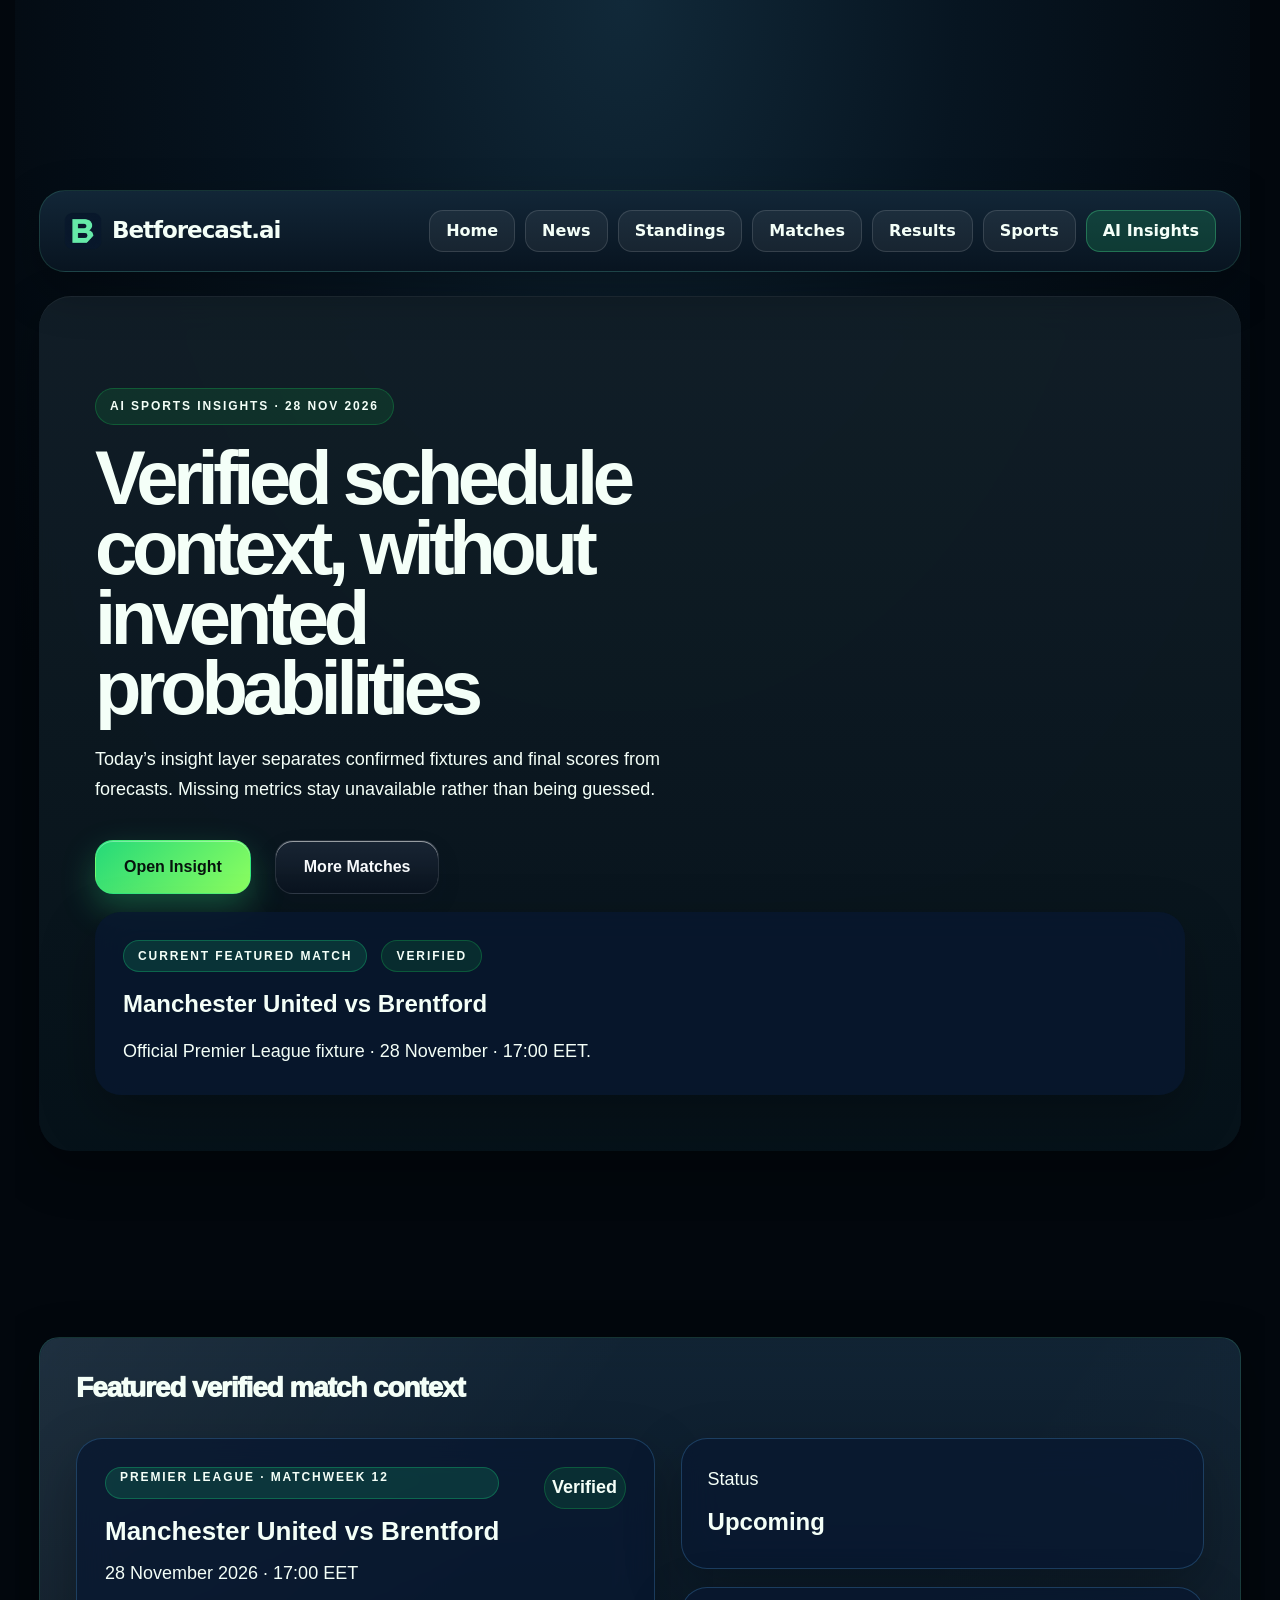
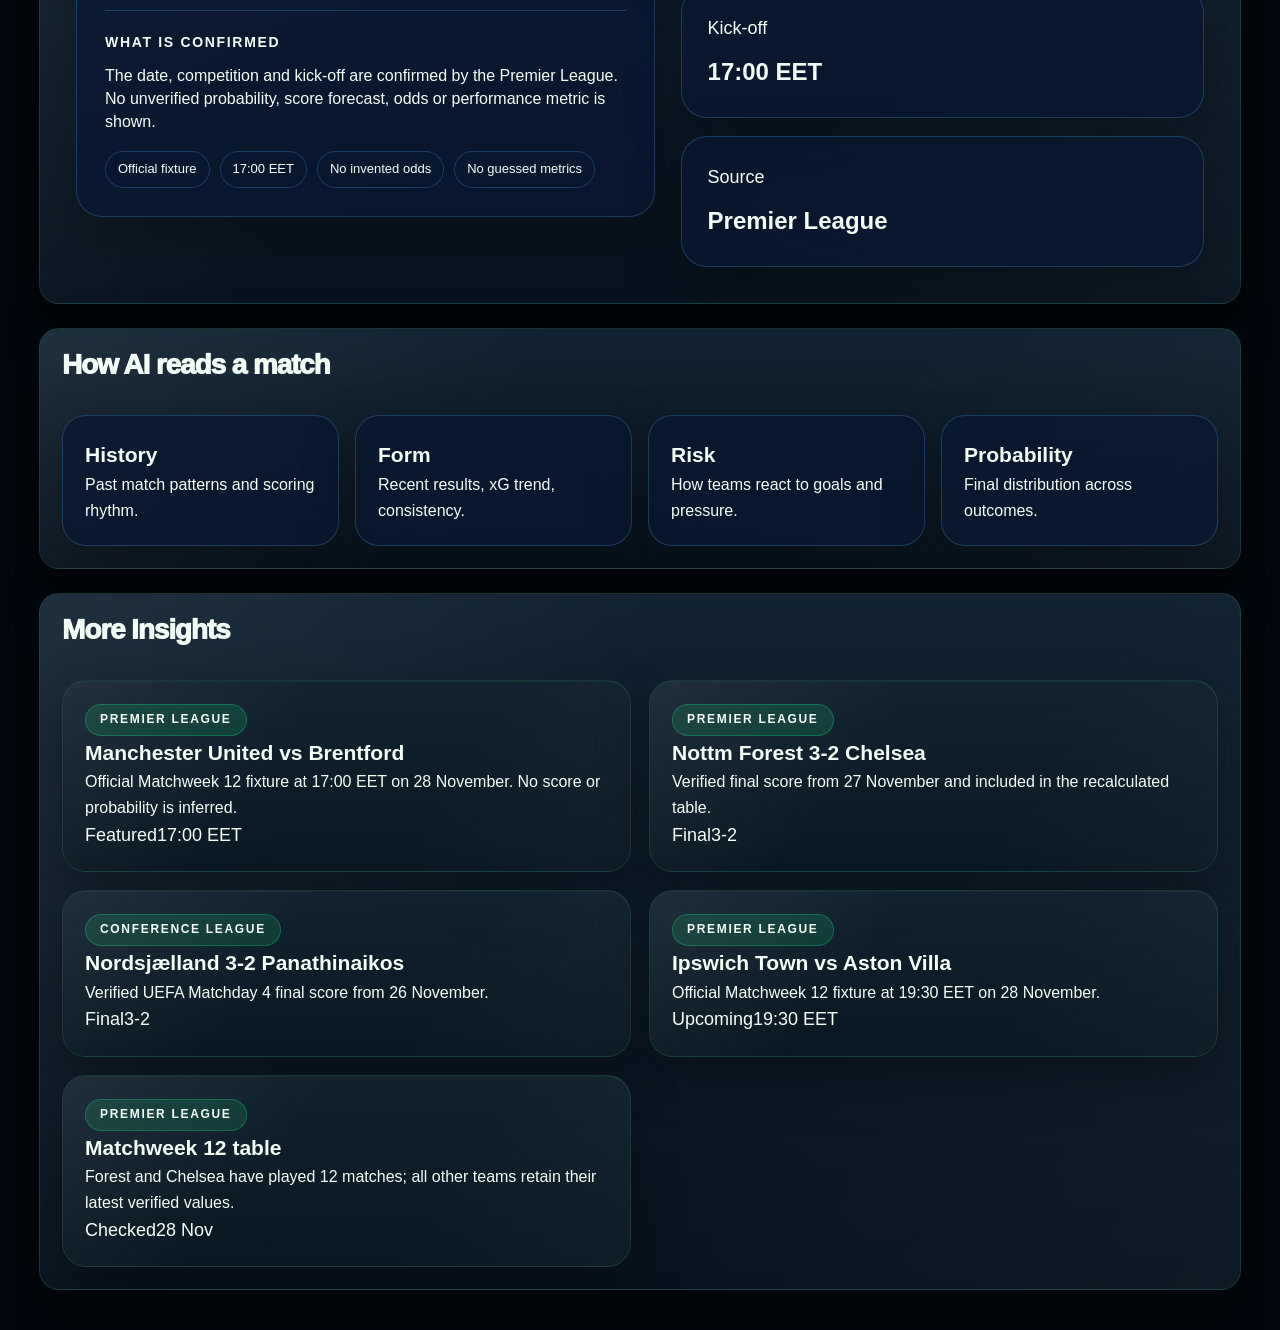
<file: ai-insights.html>
<!DOCTYPE html>
<html lang="en">
<head>
  <meta charset="UTF-8">

  <meta
    name="viewport"
    content="width=device-width, initial-scale=1.0"
  >

  <title>Betforecast.ai | AI Insights</title>

  <link rel="stylesheet" href="css/style.css?v=21">

  <script
    src="https://cdn.counter.dev/script.js"
    data-id="1a42378c-7a8a-4f3e-8296-a7a9f8655098"
    data-utcoffset="3">
  </script>

  <style>
    :root {
      --bf-shell-width: 1240px;
      --bf-page-gap: 48px;
      --bf-page-bg: #020b13;

      --bf-panel-background:
        linear-gradient(
          180deg,
          rgba(18, 38, 55, 0.97),
          rgba(8, 20, 32, 0.98)
        );

      --bf-panel-border:
        1px solid rgba(94, 224, 164, 0.16);
    }

    * {
      box-sizing: border-box;
    }

    html,
    body {
      width: 100%;
      min-height: 100%;

      margin: 0;
      padding: 0;

      background-color: var(--bf-page-bg) !important;

      overflow-x: hidden;
    }

    body.site-skin-1win {
      min-height: 100vh;

      padding-top: 190px !important;

      color: #f8fafc;

      background-color: var(--bf-page-bg) !important;

      background-image:
        none !important;

      background-repeat: no-repeat !important;
      background-position: center top !important;
      background-size: 1920px auto !important;
      background-attachment: scroll !important;

      overflow-x: hidden !important;
    }

    /* ========================================
       DESKTOP HEADER
       ======================================== */

    body.site-skin-1win .header {
      position: relative !important;
      z-index: 30 !important;

      width: 100% !important;

      margin: 0 !important;
      padding: 0 !important;

      background: transparent !important;

      border: 0 !important;
      box-shadow: none !important;
      backdrop-filter: none !important;
    }

    body.site-skin-1win .header-inner {
      position: relative !important;
      z-index: 30 !important;

      width: min(
        var(--bf-shell-width),
        calc(100vw - var(--bf-page-gap))
      ) !important;

      max-width: var(--bf-shell-width) !important;
      min-height: 82px;

      margin: 0 auto !important;
      padding: 14px 24px !important;

      display: grid !important;

      grid-template-columns:
        220px minmax(0, 1fr) 220px !important;

      align-items: center !important;

      gap: 18px !important;

      background: var(--bf-panel-background) !important;

      border: var(--bf-panel-border) !important;
      border-radius: 26px !important;

      box-shadow:
        0 18px 50px rgba(0, 0, 0, 0.32) !important;

      backdrop-filter: blur(14px) !important;
      -webkit-backdrop-filter: blur(14px) !important;
    }

    body.site-skin-1win .header-inner::after {
      content: "";

      display: block;

      width: 220px;
      height: 1px;
    }

    body.site-skin-1win .bf-logo {
      justify-self: start !important;

      width: auto !important;
      min-width: 0 !important;
    }

    body.site-skin-1win .topbar-menu {
      justify-self: center !important;

      width: max-content !important;
      max-width: 100% !important;

      display: flex !important;
      align-items: center !important;
      justify-content: center !important;
      flex-wrap: nowrap !important;

      gap: 10px !important;
    }

    body.site-skin-1win .topbar-menu a {
      flex: 0 0 auto !important;

      white-space: nowrap !important;
    }

    body.site-skin-1win .topbar-actions,
    body.site-skin-1win .theme-switch {
      display: none !important;
    }

    /* ========================================
       DESKTOP PAGE
       ======================================== */

    body.site-skin-1win .ai-insights-page {
      position: relative !important;
      z-index: 20 !important;

      width: min(
        var(--bf-shell-width),
        calc(100vw - var(--bf-page-gap))
      ) !important;

      max-width: var(--bf-shell-width) !important;

      margin: 28px auto 0 !important;
      padding: 0 0 40px !important;

      background: transparent !important;
    }

    body.site-skin-1win .insights-hero,
    body.site-skin-1win .insights-hero-left,
    body.site-skin-1win .insights-hero-card,
    body.site-skin-1win .featured-insight-grid,
    body.site-skin-1win .featured-main-card,
    body.site-skin-1win .featured-side-stack,
    body.site-skin-1win .model-grid,
    body.site-skin-1win .insights-cards-grid {
      min-width: 0 !important;
    }

    /* ========================================
       ADS
       ======================================== */

    body.site-skin-1win .desktop-ad {
      position: relative !important;
      z-index: 20 !important;

      display: flex !important;
      justify-content: center !important;

      width: 100% !important;

      margin: 24px auto !important;
    }

    body.site-skin-1win .mobile-ad {
      display: none !important;
    }

    /* ========================================
       SIDE BANNERS
       ======================================== */

    body.site-skin-1win .side-banner {
      position: fixed !important;

      top: 400px !important;

      z-index: 30 !important;
    }

    body.site-skin-1win .left-banner {
      left: 24px !important;
      right: auto !important;
    }

    body.site-skin-1win .right-banner {
      right: 24px !important;
      left: auto !important;
    }

    /* ========================================
       CLICKABLE SKIN
       ======================================== */

    body.site-skin-1win .skin-click {
      position: fixed !important;

      z-index: 2 !important;

      display: block !important;

      background: transparent !important;
      text-decoration: none !important;
    }

    body.site-skin-1win .skin-click-top {
      top: 0 !important;
      left: 50% !important;

      width: min(100vw, 1920px) !important;
      height: 165px !important;

      transform: translateX(-50%) !important;
    }

    body.site-skin-1win .skin-click-left {
      top: 165px !important;
      bottom: 0 !important;
      left: 0 !important;

      width: max(
        0px,
        calc((100vw - var(--bf-shell-width)) / 2)
      ) !important;

      max-width: 320px !important;
    }

    body.site-skin-1win .skin-click-right {
      top: 165px !important;
      right: 0 !important;
      bottom: 0 !important;

      width: max(
        0px,
        calc((100vw - var(--bf-shell-width)) / 2)
      ) !important;

      max-width: 320px !important;
    }

    /* ========================================
       TABLET
       ======================================== */

    @media (max-width: 1100px) {
      body.site-skin-1win .header-inner {
        grid-template-columns: 1fr !important;

        justify-items: center !important;
      }

      body.site-skin-1win .header-inner::after {
        display: none !important;
      }

      body.site-skin-1win .bf-logo {
        justify-self: center !important;
      }

      body.site-skin-1win .topbar-menu {
        width: 100% !important;

        flex-wrap: wrap !important;
      }
    }

    /* ========================================
       MOBILE
       ======================================== */

    @media (max-width: 768px) {
      html,
      body {
        width: 100% !important;
        max-width: 100% !important;
        min-width: 0 !important;

        margin: 0 !important;
        padding: 0 !important;

        background-color: var(--bf-page-bg) !important;
        background-image: none !important;

        overflow-x: hidden !important;
      }

      body.site-skin-1win {
        width: 100% !important;
        max-width: 100% !important;
        min-width: 0 !important;

        min-height: 100vh !important;

        padding-top: 96px !important;

        background-color: var(--bf-page-bg) !important;

        background-image:
          linear-gradient(
            180deg,
            rgba(2, 11, 19, 0) 0,
            rgba(2, 11, 19, 0.12) 92px,
            rgba(2, 11, 19, 0.88) 235px,
            #020b13 330px
          ),
          none !important;

        background-repeat: no-repeat !important;

        background-position:
          center top,
          center top !important;

        background-size:
          100% 340px,
          auto 290px !important;

        background-attachment: scroll !important;

        overflow-x: hidden !important;
      }

      body.site-skin-1win::before,
      body.site-skin-1win::after {
        content: none !important;
        display: none !important;

        background: none !important;
      }

      body.site-skin-1win .header,
      body.site-skin-1win .ai-insights-page,
      body.site-skin-1win .insights-hero,
      body.site-skin-1win .featured-insight-grid,
      body.site-skin-1win .model-grid,
      body.site-skin-1win .insights-cards-grid {
        background-color: transparent !important;
        background-image: none !important;
      }

      /* Боковые баннеры скрываем */
      body.site-skin-1win .side-banner,
      body.site-skin-1win .left-banner,
      body.site-skin-1win .right-banner {
        display: none !important;
      }

      /* Боковые зоны фона скрываем */
      body.site-skin-1win .skin-click-left,
      body.site-skin-1win .skin-click-right {
        display: none !important;
      }

      /* Верхняя часть скина кликабельна */
      body.site-skin-1win .skin-click-top {
        position: absolute !important;

        top: 0 !important;
        left: 0 !important;

        display: block !important;

        width: 100% !important;
        max-width: 100% !important;
        height: 96px !important;

        transform: none !important;

        z-index: 2 !important;
      }

      /* ====================================
         MOBILE HEADER
         ==================================== */

      body.site-skin-1win .header {
        position: relative !important;

        z-index: 30 !important;

        width: 100% !important;
        max-width: 100% !important;

        margin: 0 !important;
        padding: 0 !important;

        background: transparent !important;

        border: 0 !important;
        box-shadow: none !important;

        overflow: hidden !important;
      }

      body.site-skin-1win .header-inner {
        width: calc(100% - 16px) !important;
        max-width: calc(100% - 16px) !important;
        min-width: 0 !important;
        min-height: 0 !important;

        margin: 6px auto 0 !important;
        padding: 12px 10px !important;

        display: flex !important;
        flex-direction: column !important;
        align-items: center !important;

        gap: 10px !important;

        background: var(--bf-panel-background) !important;

        border:
          1px solid rgba(94, 224, 164, 0.18) !important;

        border-radius: 18px !important;

        box-shadow:
          0 14px 34px rgba(0, 0, 0, 0.34) !important;

        backdrop-filter: blur(12px) !important;
        -webkit-backdrop-filter: blur(12px) !important;

        overflow: hidden !important;
      }

      body.site-skin-1win .header-inner::after {
        display: none !important;
      }

      body.site-skin-1win .bf-logo {
        width: 100% !important;
        max-width: 100% !important;

        display: flex !important;
        align-items: center !important;
        justify-content: center !important;

        font-size: 23px !important;
        line-height: 1 !important;
      }

      body.site-skin-1win .bf-logo img {
        width: 28px !important;
        height: 28px !important;
      }

      /* Меню 3 × 2 */
      body.site-skin-1win .topbar-menu {
        width: 100% !important;
        max-width: 100% !important;
        min-width: 0 !important;

        display: grid !important;

        grid-template-columns:
          repeat(3, minmax(0, 1fr)) !important;

        gap: 8px !important;

        overflow: hidden !important;
      }

      body.site-skin-1win .topbar-menu a {
        width: 100% !important;
        max-width: 100% !important;
        min-width: 0 !important;

        display: flex !important;
        align-items: center !important;
        justify-content: center !important;

        padding: 10px 3px !important;

        font-size: 13px !important;
        line-height: 1.1 !important;

        text-align: center !important;
        white-space: nowrap !important;

        border-radius: 13px !important;

        overflow: hidden !important;
      }

      /* ====================================
         MOBILE PAGE
         ==================================== */

      body.site-skin-1win .ai-insights-page {
        width: calc(100% - 16px) !important;
        max-width: calc(100% - 16px) !important;
        min-width: 0 !important;

        margin: 14px auto 0 !important;
        padding: 0 0 28px !important;

        background: transparent !important;

        overflow: hidden !important;
      }

      /* Hero */
      body.site-skin-1win .insights-hero {
        position: relative !important;

        width: 100% !important;
        max-width: 100% !important;
        min-width: 0 !important;

        display: flex !important;
        flex-direction: column !important;

        gap: 16px !important;

        margin: 0 !important;
        padding: 20px 14px !important;

        background: var(--bf-panel-background) !important;

        border:
          1px solid rgba(94, 224, 164, 0.16) !important;

        border-radius: 20px !important;

        overflow: hidden !important;
      }

      body.site-skin-1win .insights-hero-overlay,
      body.site-skin-1win .hero-stadium {
        display: none !important;
      }

      body.site-skin-1win .insights-hero-left,
      body.site-skin-1win .insights-hero-card {
        position: relative !important;
        z-index: 2 !important;

        width: 100% !important;
        max-width: 100% !important;
        min-width: 0 !important;

        margin: 0 !important;
      }

      body.site-skin-1win .hero-badge {
        display: inline-flex !important;

        max-width: 100% !important;

        font-size: 12px !important;
        line-height: 1.2 !important;
      }

      body.site-skin-1win .insights-hero-left h1 {
        width: 100% !important;
        max-width: 100% !important;

        margin: 10px 0 !important;

        font-size: 28px !important;
        line-height: 1.06 !important;

        white-space: normal !important;
        overflow-wrap: anywhere !important;
      }

      body.site-skin-1win .insights-hero-left p {
        width: 100% !important;
        max-width: 100% !important;

        margin: 0 !important;

        font-size: 15px !important;
        line-height: 1.42 !important;

        white-space: normal !important;
        overflow-wrap: anywhere !important;
      }

      /* Hero buttons */
      body.site-skin-1win .ai-hero-actions {
        width: 100% !important;

        display: grid !important;

        grid-template-columns:
          1fr 1fr !important;

        gap: 8px !important;

        margin-top: 15px !important;
      }

      body.site-skin-1win .ai-hero-actions a {
        width: 100% !important;
        min-width: 0 !important;

        display: flex !important;
        align-items: center !important;
        justify-content: center !important;

        padding: 11px 7px !important;

        font-size: 12px !important;
        line-height: 1.2 !important;

        text-align: center !important;
        white-space: normal !important;

        border-radius: 14px !important;
      }

      /* Hero AI card */
      body.site-skin-1win .insights-hero-card {
        padding: 16px 12px !important;

        border-radius: 18px !important;

        overflow: hidden !important;
      }

      body.site-skin-1win .card-top {
        width: 100% !important;

        display: flex !important;
        flex-wrap: wrap !important;
        align-items: center !important;
        justify-content: space-between !important;

        gap: 8px !important;
      }

      body.site-skin-1win .mini-label,
      body.site-skin-1win .mini-tag {
        font-size: 11px !important;
        line-height: 1.2 !important;
      }

      body.site-skin-1win .insights-hero-card h3 {
        width: 100% !important;

        margin: 15px 0 12px !important;

        font-size: 21px !important;
        line-height: 1.15 !important;

        white-space: normal !important;
        overflow-wrap: anywhere !important;
      }

      body.site-skin-1win .probabilities {
        width: 100% !important;

        display: grid !important;

        grid-template-columns:
          repeat(3, minmax(0, 1fr)) !important;

        gap: 7px !important;
      }

      body.site-skin-1win .probabilities > div {
        width: 100% !important;
        min-width: 0 !important;

        padding: 11px 3px !important;

        font-size: 19px !important;

        border-radius: 13px !important;
      }

      body.site-skin-1win .probabilities span {
        font-size: 9px !important;
        line-height: 1.15 !important;

        text-align: center !important;
      }

      body.site-skin-1win .probability-bar {
        width: 100% !important;

        margin-top: 12px !important;
      }

      body.site-skin-1win .ai-text {
        width: 100% !important;

        margin-bottom: 0 !important;

        font-size: 14px !important;
        line-height: 1.4 !important;

        white-space: normal !important;
        overflow-wrap: anywhere !important;
      }

      /* Mobile ad */
      body.site-skin-1win .desktop-ad,
      body.site-skin-1win .banner-728 {
        display: none !important;
      }

      body.site-skin-1win .mobile-ad,
      body.site-skin-1win .adhit-300x250 {
        position: relative !important;
        z-index: 20 !important;

        display: flex !important;
        justify-content: center !important;

        width: 100% !important;
        max-width: 100% !important;

        margin: 16px auto !important;

        background: transparent !important;

        overflow: hidden !important;
      }

      /* Panels */
      body.site-skin-1win .panel {
        width: 100% !important;
        max-width: 100% !important;
        min-width: 0 !important;

        margin: 16px 0 0 !important;
        padding: 18px 12px !important;

        background: var(--bf-panel-background) !important;

        border:
          1px solid rgba(94, 224, 164, 0.16) !important;

        border-radius: 20px !important;

        overflow: hidden !important;
        transform: none !important;
      }

      body.site-skin-1win .panel-head {
        width: 100% !important;

        margin-bottom: 14px !important;
      }

      body.site-skin-1win .panel-head h2 {
        width: 100% !important;
        max-width: 100% !important;

        margin: 0 !important;

        font-size: 24px !important;
        line-height: 1.08 !important;

        white-space: normal !important;
        overflow-wrap: anywhere !important;
      }

      /* Featured insight */
      body.site-skin-1win .featured-insight-grid {
        width: 100% !important;
        max-width: 100% !important;
        min-width: 0 !important;

        display: flex !important;
        flex-direction: column !important;

        gap: 14px !important;
      }

      body.site-skin-1win .featured-main-card,
      body.site-skin-1win .featured-side-stack {
        width: 100% !important;
        max-width: 100% !important;
        min-width: 0 !important;
      }

      body.site-skin-1win .featured-main-card {
        padding: 15px 12px !important;

        border-radius: 16px !important;
      }

      body.site-skin-1win .featured-main-top {
        width: 100% !important;

        display: flex !important;
        align-items: flex-start !important;
        justify-content: space-between !important;

        gap: 10px !important;
      }

      body.site-skin-1win .featured-main-top > div:first-child {
        min-width: 0 !important;
      }

      body.site-skin-1win .insight-kicker {
        font-size: 11px !important;
      }

      body.site-skin-1win .featured-main-card h3 {
        margin: 6px 0 !important;

        font-size: 21px !important;
        line-height: 1.15 !important;

        white-space: normal !important;
        overflow-wrap: anywhere !important;
      }

      body.site-skin-1win .featured-meta {
        font-size: 12px !important;
      }

      body.site-skin-1win .confidence-pill {
        flex: 0 0 auto !important;

        font-size: 12px !important;
      }

      body.site-skin-1win .featured-prob-grid {
        width: 100% !important;

        display: grid !important;

        grid-template-columns:
          repeat(3, minmax(0, 1fr)) !important;

        gap: 7px !important;

        margin-top: 14px !important;
      }

      body.site-skin-1win .featured-prob-grid > div {
        width: 100% !important;
        min-width: 0 !important;

        padding: 11px 3px !important;

        border-radius: 13px !important;
      }

      body.site-skin-1win .featured-prob-grid strong {
        font-size: 19px !important;
      }

      body.site-skin-1win .featured-prob-grid span {
        font-size: 9px !important;
      }

      body.site-skin-1win .featured-long-bar {
        width: 100% !important;

        margin-top: 12px !important;
      }

      body.site-skin-1win .insight-summary {
        width: 100% !important;

        margin-top: 14px !important;
      }

      body.site-skin-1win .insight-summary h4 {
        margin: 0 0 7px !important;

        font-size: 17px !important;
      }

      body.site-skin-1win .insight-summary p {
        margin: 0 !important;

        font-size: 14px !important;
        line-height: 1.42 !important;

        white-space: normal !important;
        overflow-wrap: anywhere !important;
      }

      body.site-skin-1win .factor-tags {
        width: 100% !important;

        display: flex !important;
        flex-wrap: wrap !important;

        gap: 7px !important;

        margin-top: 13px !important;
      }

      body.site-skin-1win .factor-tags span {
        max-width: 100% !important;

        font-size: 11px !important;

        white-space: normal !important;
      }

      body.site-skin-1win .featured-side-stack {
        display: flex !important;
        flex-direction: column !important;

        gap: 10px !important;
      }

      body.site-skin-1win .mini-stat-card {
        width: 100% !important;
        max-width: 100% !important;
        min-width: 0 !important;

        padding: 13px 11px !important;

        border-radius: 15px !important;
      }

      body.site-skin-1win .mini-stat-card span,
      body.site-skin-1win .mini-stat-card strong {
        max-width: 100% !important;

        white-space: normal !important;
        overflow-wrap: anywhere !important;
      }

      /* Model cards */
      body.site-skin-1win .model-grid {
        width: 100% !important;
        max-width: 100% !important;
        min-width: 0 !important;

        display: grid !important;

        grid-template-columns:
          repeat(2, minmax(0, 1fr)) !important;

        gap: 10px !important;
      }

      body.site-skin-1win .model-card {
        width: 100% !important;
        max-width: 100% !important;
        min-width: 0 !important;

        margin: 0 !important;
        padding: 14px 10px !important;

        border-radius: 15px !important;

        overflow: hidden !important;
        transform: none !important;
      }

      body.site-skin-1win .model-card h3 {
        margin: 0 0 7px !important;

        font-size: 17px !important;
      }

      body.site-skin-1win .model-card p {
        margin: 0 !important;

        font-size: 13px !important;
        line-height: 1.35 !important;

        white-space: normal !important;
        overflow-wrap: anywhere !important;
      }

      /* Dynamic insight cards */
      body.site-skin-1win .insights-cards-grid {
        width: 100% !important;
        max-width: 100% !important;
        min-width: 0 !important;

        display: flex !important;
        flex-direction: column !important;

        gap: 12px !important;
      }

      body.site-skin-1win .insights-cards-grid > *,
      body.site-skin-1win .insight-card {
        width: 100% !important;
        max-width: 100% !important;
        min-width: 0 !important;

        margin: 0 !important;
        padding: 15px 11px !important;

        border-radius: 16px !important;

        overflow: hidden !important;
        transform: none !important;
      }

      body.site-skin-1win .insights-cards-grid h2,
      body.site-skin-1win .insights-cards-grid h3,
      body.site-skin-1win .insights-cards-grid p,
      body.site-skin-1win .insight-card h2,
      body.site-skin-1win .insight-card h3,
      body.site-skin-1win .insight-card p {
        max-width: 100% !important;

        white-space: normal !important;
        overflow-wrap: anywhere !important;
      }
    }

    /* ========================================
       SMALL MOBILE
       ======================================== */

    @media (max-width: 420px) {
      body.site-skin-1win {
        padding-top: 88px !important;

        background-size:
          100% 310px,
          auto 270px !important;
      }

      body.site-skin-1win .skin-click-top {
        height: 88px !important;
      }

      body.site-skin-1win .header-inner {
        width: calc(100% - 12px) !important;
        max-width: calc(100% - 12px) !important;

        margin-top: 5px !important;
      }

      body.site-skin-1win .ai-insights-page {
        width: calc(100% - 12px) !important;
        max-width: calc(100% - 12px) !important;
      }

      body.site-skin-1win .topbar-menu {
        gap: 6px !important;
      }

      body.site-skin-1win .topbar-menu a {
        padding: 9px 2px !important;

        font-size: 12px !important;
      }

      body.site-skin-1win .insights-hero {
        padding: 18px 12px !important;
      }

      body.site-skin-1win .insights-hero-left h1 {
        font-size: 26px !important;
      }

      body.site-skin-1win .panel {
        padding: 16px 10px !important;
      }

      body.site-skin-1win .panel-head h2 {
        font-size: 22px !important;
      }

      body.site-skin-1win .model-grid {
        grid-template-columns: 1fr !important;
      }
    }
  </style>
  <link rel="stylesheet" href="css/nav-unified.css?v=1">
  <link rel="icon" type="image/png" href="assets/bet-logo.png?v=2">
  <link rel="stylesheet" href="css/site-layout.css?v=2">
</head>

<body class="theme-dark site-skin-1win bf-layout">

  <!-- Кликабельный фон 1win -->


<!-- Боковые баннеры -->
  <div class="side-banner left-banner">
    <ins
      class="ins-zone"
      data-zone="163622">
    </ins>
  </div>

  <div class="side-banner right-banner">
    <ins
      class="ins-zone"
      data-zone="163622">
    </ins>
  </div>

  <!-- Header -->
  <header class="site-header">
    <a class="site-brand" href="index.html" aria-label="Betforecast.ai home">
      <img src="assets/bet-logo.png?v=2" alt="" width="38" height="38">
      <span>Betforecast<span class="site-brand-accent">.ai</span></span>
    </a>
    <button class="site-menu-toggle" type="button" aria-label="Open menu" aria-expanded="false" aria-controls="site-navigation">
      <svg width="20" height="20" viewBox="0 0 20 20" aria-hidden="true"><path d="M3 5h14M3 10h14M3 15h14" fill="none" stroke="currentColor" stroke-width="2" stroke-linecap="round"/></svg>
    </button>
    <nav class="site-navigation" id="site-navigation" aria-label="Main navigation">
      <a href="index.html">Home</a>
      <a href="news.html">News</a>
      <a href="standings.html">Standings</a>
      <a href="match.html">Matches</a>
      <a href="results.html">Results</a>
      <a href="sports.html">Sports</a>
      <a href="ai-insights.html" aria-current="page">AI Insights</a>
    </nav>
  </header>

  <!-- Main -->
  <main class="page-shell ai-insights-page">

    <section class="insights-hero">

      <div class="insights-hero-overlay"></div>
      <div class="hero-stadium"></div>

      <div class="insights-hero-left">

        <span class="hero-badge">
          AI Insights
        </span>

        <h1>
          Understand the prediction, not just the percentage
        </h1>

        <p>
          We break each match into form, xG, possession,
          tempo and risk layers so you see not just the number,
          but the logic behind it.
        </p>

        <div class="ai-hero-actions">

          <a
            class="bf-main-btn"
            href="#featured-insight">
            Open Insight
          </a>

          <a
            class="bf-ghost-btn"
            href="match.html">
            More Matches
          </a>

        </div>

      </div>

      <div class="insights-hero-card">

        <div class="card-top">

          <span class="mini-label">
            AI Model View
          </span>

          <span class="mini-tag">
            Insight
          </span>

        </div>

        <h3>
          Manchester United vs Brentford
        </h3>

        <div class="probabilities">

          <div>
            47%
            <span>Home</span>
          </div>

          <div>
            28%
            <span>Draw</span>
          </div>

          <div>
            25%
            <span>Away</span>
          </div>

        </div>

        <div class="probability-bar">
          <div class="bar-home"></div>
          <div class="bar-draw"></div>
          <div class="bar-away"></div>
        </div>

        <p class="ai-text">
          Arsenal stronger in structure and volume.
          Verified fixture context; no invented probabilities.
        </p>

      </div>

    </section>

    <!-- Desktop 728×90 -->
    <div class="banner-728 desktop-ad">
      <ins
        class="ins-zone"
        data-zone="163631">
      </ins>
    </div>

    <!-- Mobile 300×250 -->
    <div class="adhit-300x250 mobile-ad">
      <ins
        class="ins-zone"
        data-zone="163623">
      </ins>
    </div>

    <section
      class="panel insights-featured-panel"
      id="featured-insight">

      <div class="panel-head">
        <h2>
          Featured Match Insight
        </h2>
      </div>

      <div class="featured-insight-grid">

        <div class="featured-main-card">

          <div class="featured-main-top">

            <div>

              <span class="insight-kicker">
                Premier League
              </span>

              <h3>
                Manchester United vs Brentford
              </h3>

              <p class="featured-meta">
                28 November 2026 • 17:00 EET
              </p>

            </div>

            <div class="confidence-pill">
              74%
            </div>

          </div>

          <div class="featured-prob-grid">

            <div>
              <strong>47%</strong>
              <span>Home</span>
            </div>

            <div>
              <strong>28%</strong>
              <span>Draw</span>
            </div>

            <div>
              <strong>25%</strong>
              <span>Away</span>
            </div>

          </div>

          <div class="featured-long-bar">
            <div class="bar-home"></div>
            <div class="bar-draw"></div>
            <div class="bar-away"></div>
          </div>

          <div class="insight-summary">

            <h4>
              AI Summary
            </h4>

            <p>
              Arsenal shows stronger attacking consistency and
              more stable control phases. Chelsea remains
              unpredictable but sharp in transitions.
            </p>

          </div>

          <div class="factor-tags">

            <span>Home advantage</span>
            <span>Higher xG</span>
            <span>Better volume</span>
            <span>Counter risk</span>

          </div>

        </div>

        <div class="featured-side-stack">

          <div class="mini-stat-card">
            <span>Expected Goals</span>
            <strong>2.1 vs 1.2</strong>
          </div>

          <div class="mini-stat-card">
            <span>Shots</span>
            <strong>15 vs 10</strong>
          </div>

          <div class="mini-stat-card">
            <span>Possession</span>
            <strong>58% vs 42%</strong>
          </div>

        </div>

      </div>

    </section>

    <section class="panel">

      <div class="panel-head">
        <h2>
          How AI reads a match
        </h2>
      </div>

      <div class="model-grid">

        <div class="model-card">
          <h3>History</h3>
          <p>
            Past match patterns and scoring rhythm.
          </p>
        </div>

        <div class="model-card">
          <h3>Form</h3>
          <p>
            Recent results, xG trend, consistency.
          </p>
        </div>

        <div class="model-card">
          <h3>Risk</h3>
          <p>
            How teams react to goals and pressure.
          </p>
        </div>

        <div class="model-card">
          <h3>Probability</h3>
          <p>
            Final distribution across outcomes.
          </p>
        </div>

      </div>

    </section>

    <section
      class="panel"
      id="more-insights">

      <div class="panel-head">
        <h2>
          More Insights
        </h2>
      </div>

      <div
        id="insights-cards"
        class="insights-cards-grid">
      </div>

    </section>

  </main>

  <script src="js/ai-insights.js?v=20261128"></script>

  <script>
    document.addEventListener("DOMContentLoaded", function () {
      const selector =
        ".insight-card, " +
        ".insights-cards-grid article, " +
        ".featured-insight-grid > *, " +
        ".insight-duo-grid > *, " +
        ".ai-prob-card, " +
        ".model-card, " +
        ".adv-stat-box, " +
        ".featured-prob-box";

      function makeCardsClickable(root) {
        const scope = root || document;

        scope.querySelectorAll(selector).forEach(function (card) {
          if (card.dataset.matchLinkReady === "true") {
            return;
          }

          card.dataset.matchLinkReady = "true";
          card.style.cursor = "pointer";

          card.setAttribute("tabindex", "0");
          card.setAttribute("role", "button");
          card.setAttribute(
            "aria-label",
            "Open match analysis"
          );

          card.addEventListener("click", function () {
            window.location.href = "match.html";
          });

          card.addEventListener("keydown", function (event) {
            if (
              event.key !== "Enter" &&
              event.key !== " "
            ) {
              return;
            }

            event.preventDefault();
            window.location.href = "match.html";
          });
        });
      }

      makeCardsClickable(document);

      const insightsContainer =
        document.getElementById("insights-cards");

      if (insightsContainer) {
        const observer = new MutationObserver(function () {
          makeCardsClickable(insightsContainer);
        });

        observer.observe(insightsContainer, {
          childList: true,
          subtree: true
        });
      }
    });
  </script>

    <script src="/js/site-skin-manager.js?v=38"></script>


  <script src="js/nav-unified.js?v=1"></script>
</body>
</html>
</file>
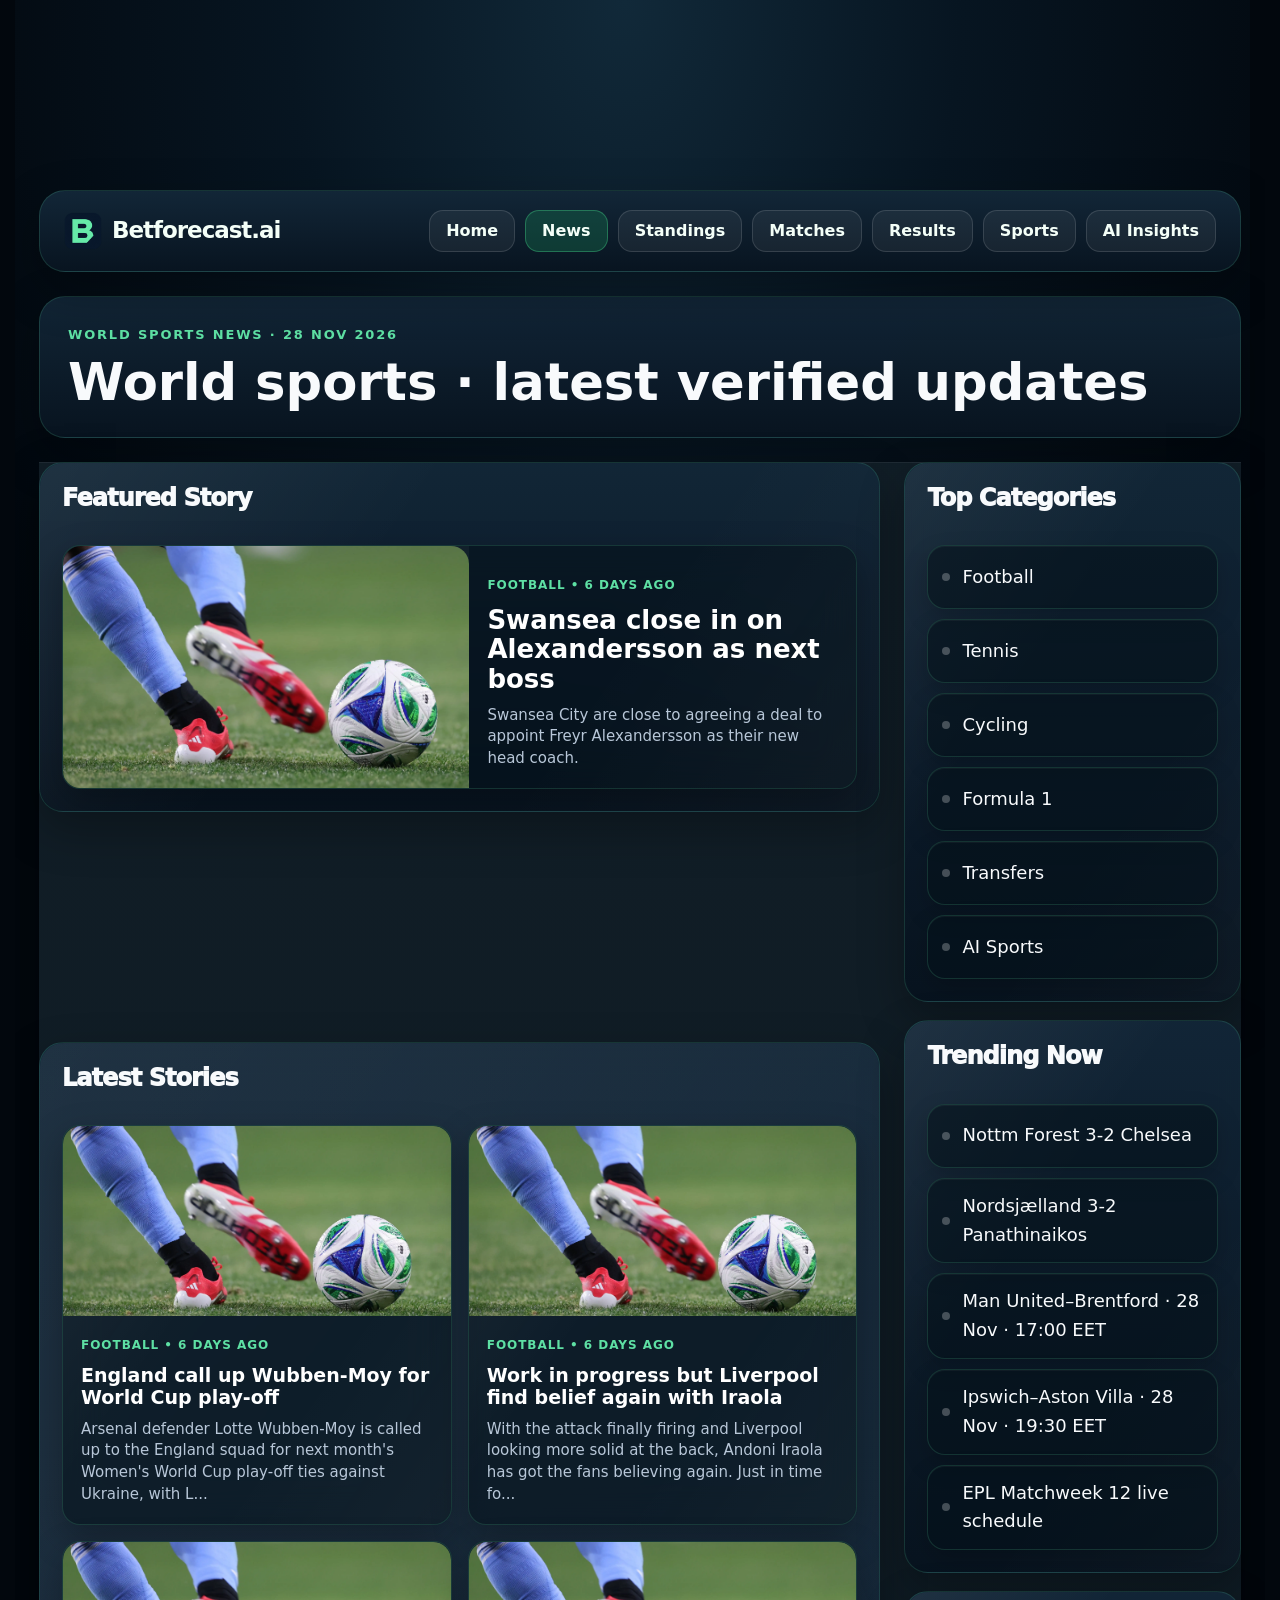
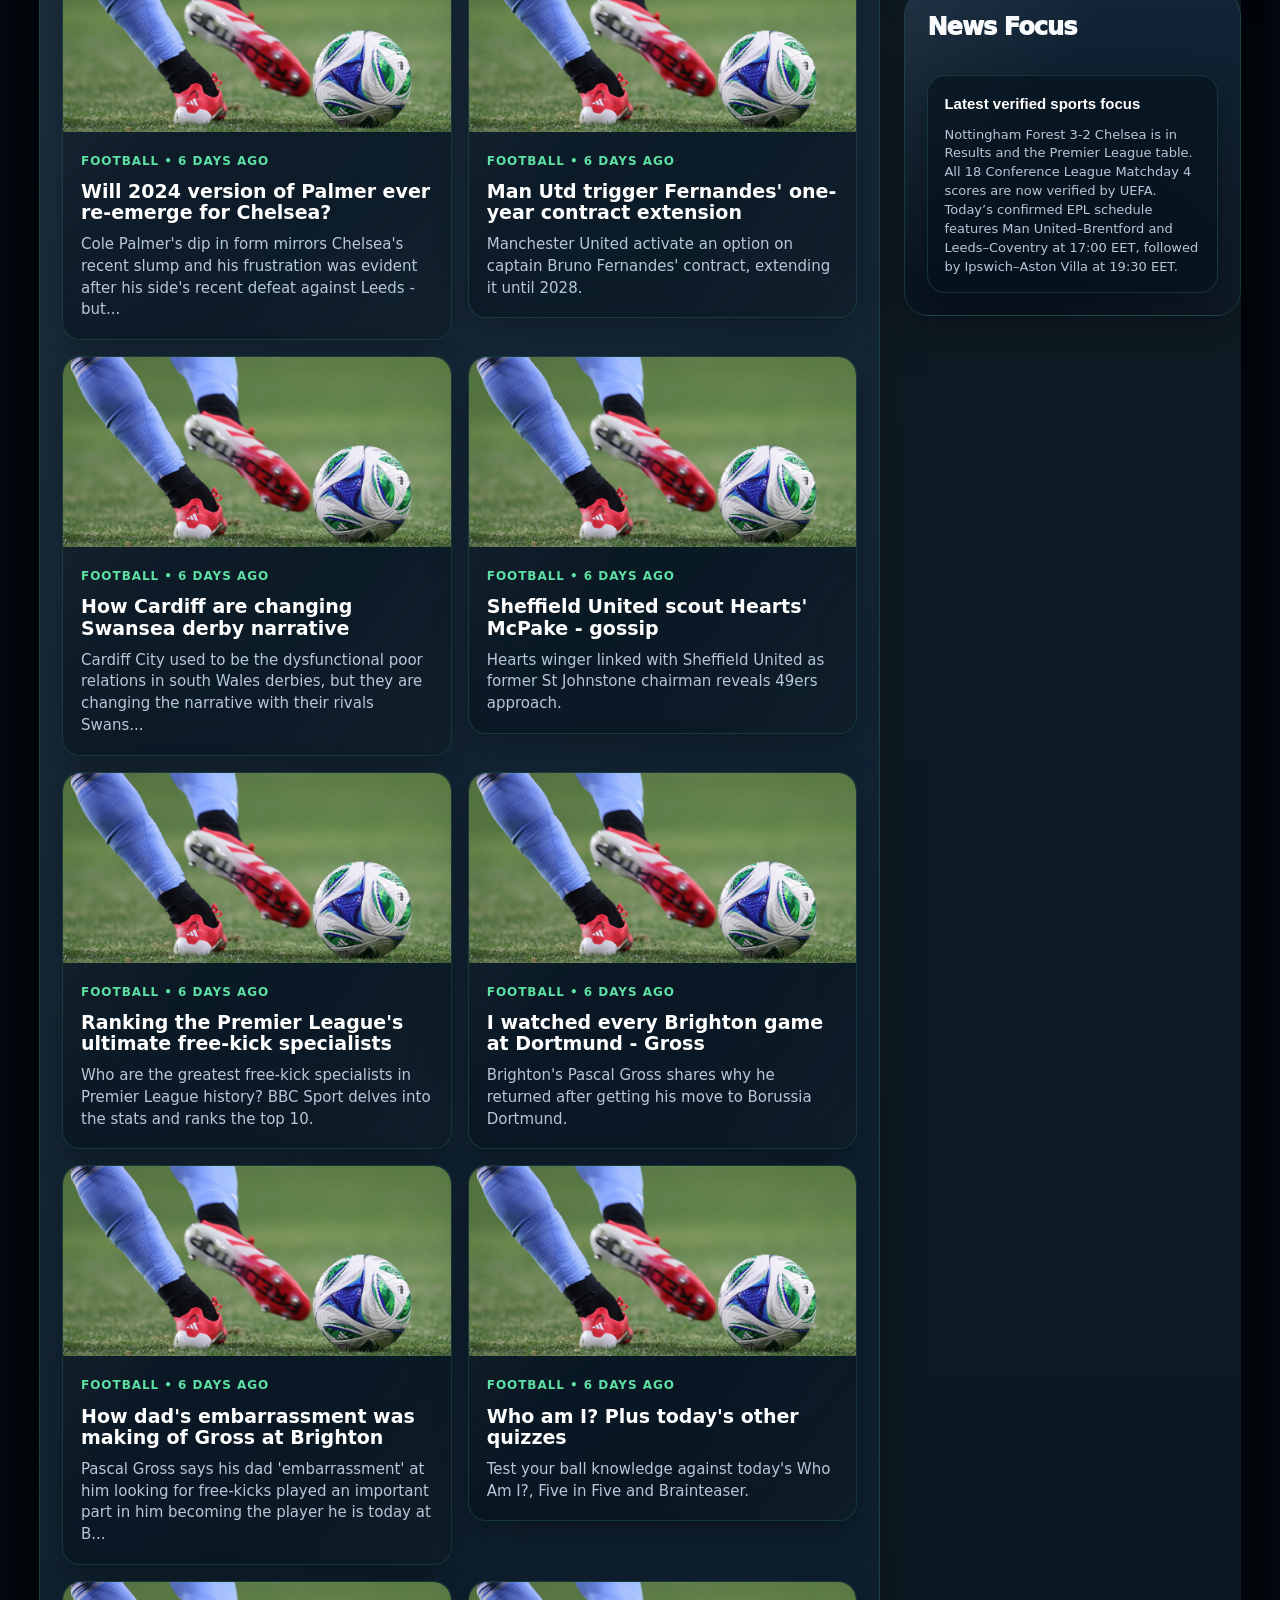
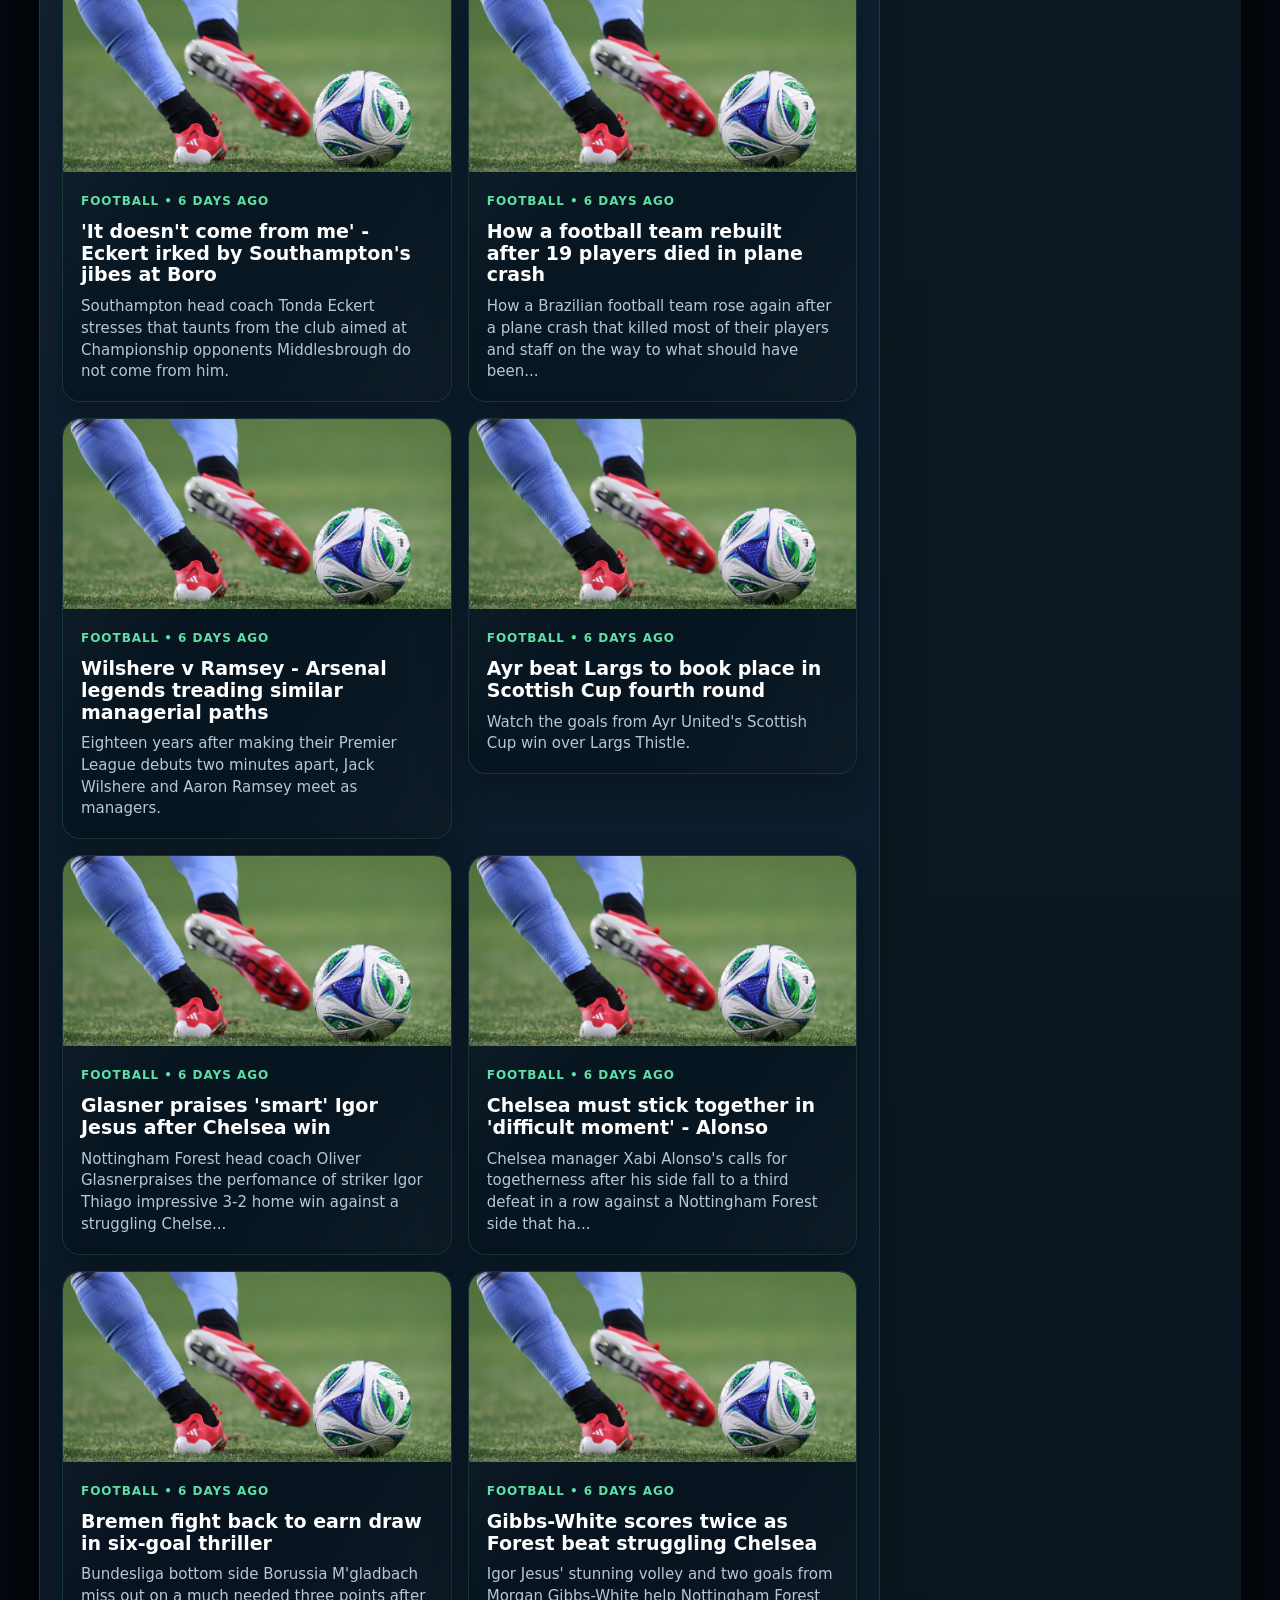
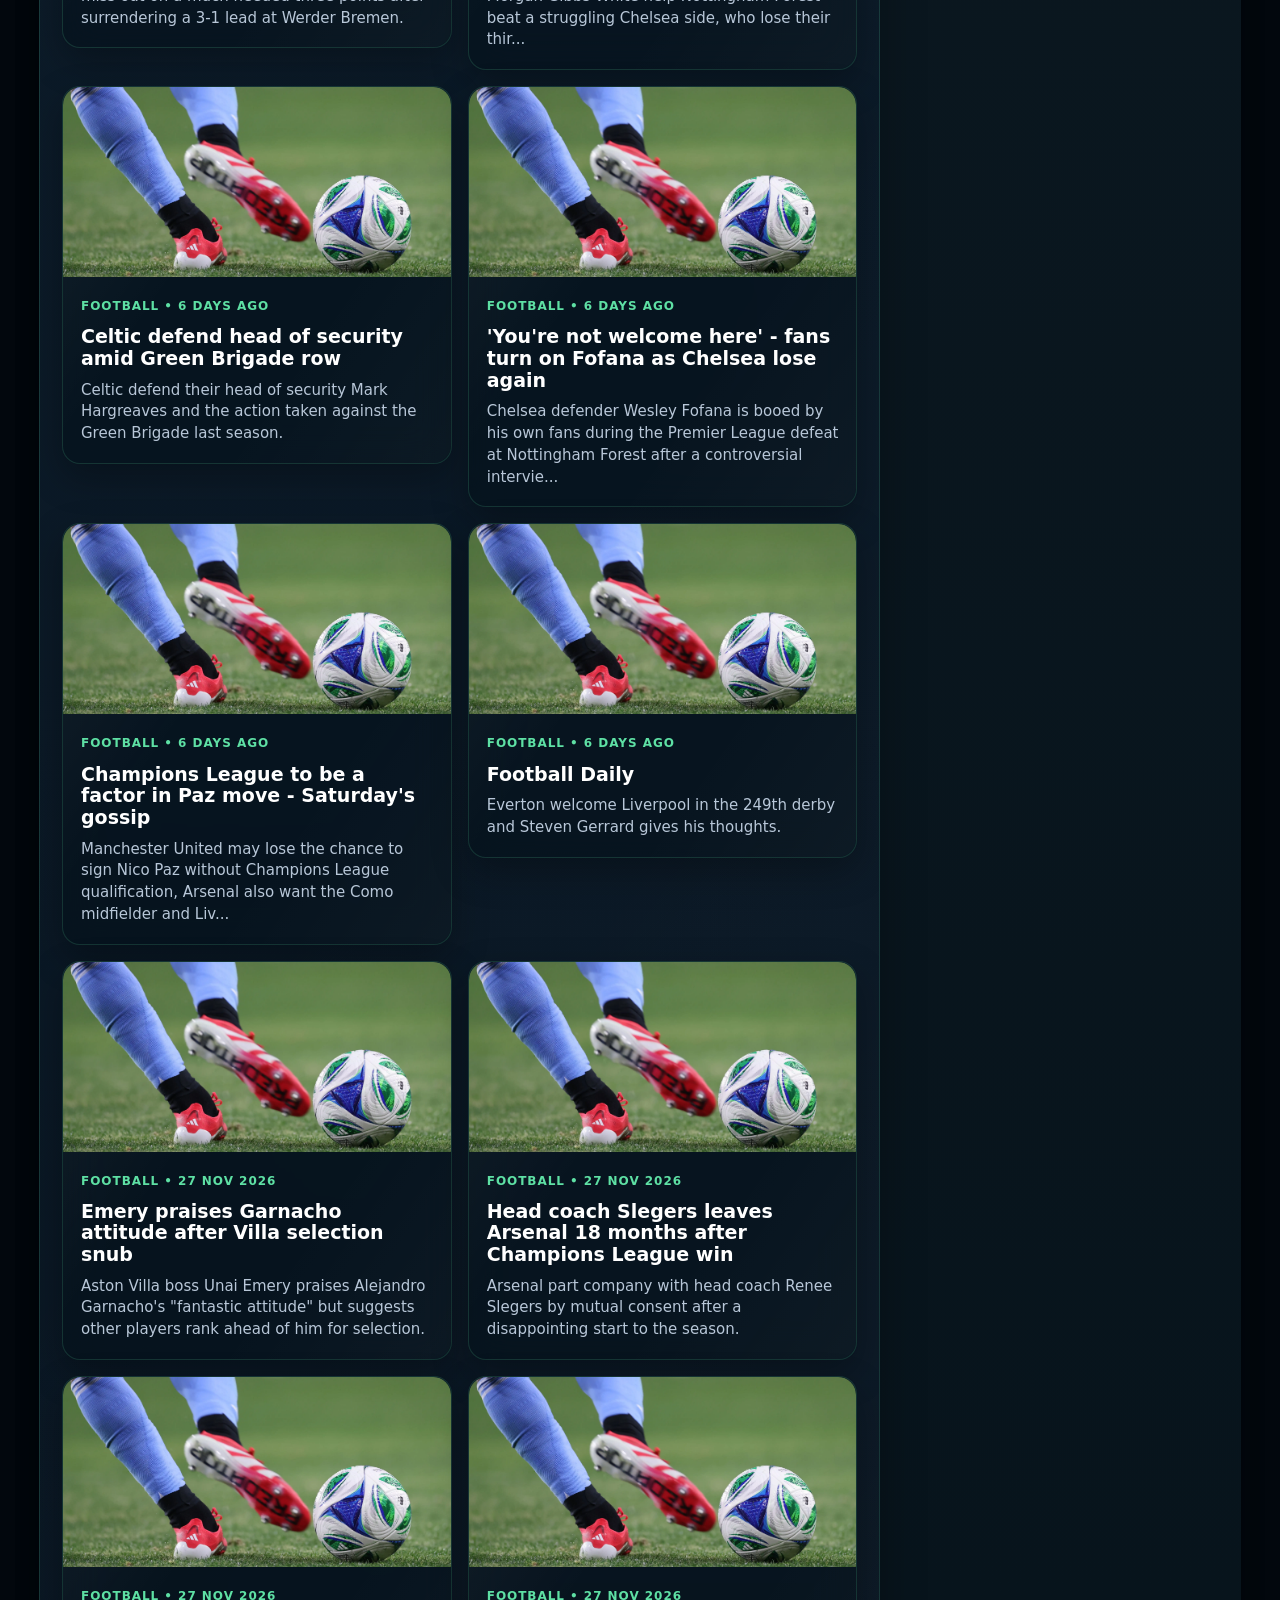
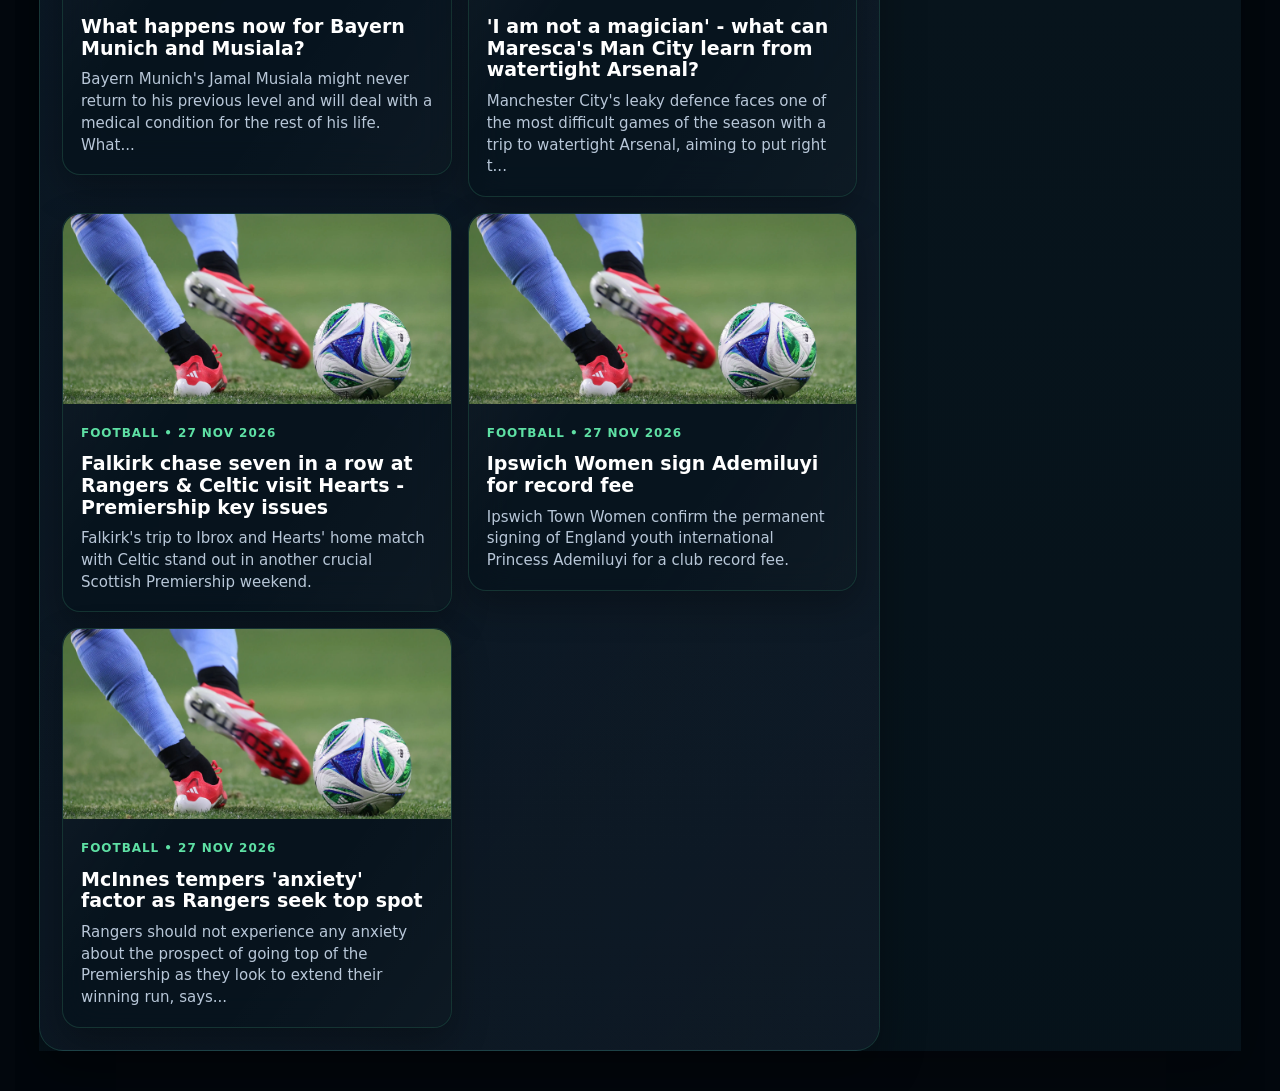
<file: news.html>
<!DOCTYPE html>
<html lang="en">
<head>
  <meta charset="UTF-8">
  <meta name="viewport" content="width=device-width, initial-scale=1.0">

  <title>News | Betforecast.ai</title>

  <link rel="stylesheet" href="css/style.css?v=20">

  <script
    src="https://cdn.counter.dev/script.js"
    data-id="1a42378c-7a8a-4f3e-8296-a7a9f8655098"
    data-utcoffset="3">
  </script>

  <style>
    :root {
      --bf-shell-width: 1240px;
      --bf-page-gap: 48px;
      --bf-page-bg: #020b13;
      --bf-panel-background: linear-gradient(180deg, rgba(18, 38, 55, 0.97), rgba(8, 20, 32, 0.98));
      --bf-panel-border: 1px solid rgba(94, 224, 164, 0.16);
    }

    html,
    body {
      width: 100%;
      min-height: 100%;
      margin: 0;
      padding: 0;
      background-color: var(--bf-page-bg) !important;
      overflow-x: hidden;
    }

    body.page-news.site-skin-1win {
      min-height: 100vh;
      padding-top: 190px !important;
      color: #f8fafc;
      background-color: var(--bf-page-bg) !important;
      background-image: none !important;
      background-repeat: no-repeat !important;
      background-position: center top !important;
      background-size: 1920px auto !important;
      background-attachment: scroll !important;
      overflow-x: hidden !important;
    }

    body.page-news .header,
    body.page-news main,
    body.page-news footer {
      position: relative !important;
      z-index: 20 !important;
    }

    body.page-news.site-skin-1win .header {
      z-index: 30 !important;
      width: 100% !important;
      margin: 0 !important;
      padding: 0 !important;
      background: transparent !important;
      border: 0 !important;
      box-shadow: none !important;
      backdrop-filter: none !important;
    }

    body.page-news.site-skin-1win .header-inner {
      position: relative !important;
      z-index: 30 !important;
      width: min(var(--bf-shell-width), calc(100vw - var(--bf-page-gap))) !important;
      max-width: var(--bf-shell-width) !important;
      min-height: 82px;
      margin: 0 auto !important;
      padding: 14px 24px !important;
      display: grid !important;
      grid-template-columns: 220px minmax(0, 1fr) 220px !important;
      align-items: center !important;
      gap: 18px !important;
      background: var(--bf-panel-background) !important;
      border: var(--bf-panel-border) !important;
      border-radius: 26px !important;
      box-shadow: 0 18px 50px rgba(0, 0, 0, 0.32) !important;
      backdrop-filter: blur(14px) !important;
      -webkit-backdrop-filter: blur(14px) !important;
    }

    body.page-news.site-skin-1win .header-inner::after {
      content: "";
      display: block;
      width: 220px;
      height: 1px;
    }

    body.page-news.site-skin-1win .bf-logo {
      justify-self: start !important;
      width: auto !important;
      min-width: 0 !important;
    }

    body.page-news.site-skin-1win .topbar-menu {
      justify-self: center !important;
      width: max-content !important;
      max-width: 100% !important;
      display: flex !important;
      align-items: center !important;
      justify-content: center !important;
      flex-wrap: nowrap !important;
      gap: 10px !important;
    }

    body.page-news.site-skin-1win .topbar-menu a {
      flex: 0 0 auto !important;
      white-space: nowrap !important;
    }

    body.page-news.site-skin-1win .topbar-actions,
    body.page-news.site-skin-1win .theme-switch {
      display: none !important;
    }

    body.page-news.site-skin-1win .news-page-wrap {
      position: relative !important;
      z-index: 20 !important;
      width: min(var(--bf-shell-width), calc(100vw - var(--bf-page-gap))) !important;
      max-width: var(--bf-shell-width) !important;
      margin: 28px auto 0 !important;
      padding: 0 0 40px !important;
      background: transparent !important;
    }

    body.page-news.site-skin-1win .news-title-strip,
    body.page-news.site-skin-1win .news-layout-v2,
    body.page-news.site-skin-1win .news-main-column,
    body.page-news.site-skin-1win .news-sidebar-v2 {
      min-width: 0 !important;
    }

    body.page-news.site-skin-1win .news-title-strip {
      background: var(--bf-panel-background) !important;
      border: var(--bf-panel-border) !important;
      border-radius: 26px !important;
      padding: 28px !important;
      box-shadow: 0 18px 50px rgba(0, 0, 0, 0.28) !important;
      overflow: hidden !important;
    }

    body.page-news.site-skin-1win .news-title-strip span {
      color: #5ee0a4 !important;
      font-size: 13px !important;
      font-weight: 800 !important;
      letter-spacing: 0.14em !important;
      text-transform: uppercase !important;
    }

    body.page-news.site-skin-1win .news-title-strip h1 {
      margin-top: 10px !important;
      color: #f8fafc !important;
      font-size: clamp(32px, 4vw, 56px) !important;
      line-height: 1.04 !important;
    }

    body.page-news.site-skin-1win .news-layout-v2 {
      width: 100% !important;
      max-width: 100% !important;
      display: grid !important;
      grid-template-columns: minmax(0, 1.35fr) minmax(300px, 0.65fr) !important;
      gap: 24px !important;
      align-items: start !important;
    }

    body.page-news.site-skin-1win .news-main-column,
    body.page-news.site-skin-1win .news-sidebar-v2 {
      display: flex !important;
      flex-direction: column !important;
      gap: 18px !important;
    }

    body.page-news.site-skin-1win .panel,
    body.page-news.site-skin-1win .news-featured-panel,
    body.page-news.site-skin-1win .news-feed-panel,
    body.page-news.site-skin-1win .side-block {
      width: 100% !important;
      max-width: 100% !important;
      margin: 0 !important;
      padding: 22px !important;
      color: #f8fafc !important;
      background: var(--bf-panel-background) !important;
      border: var(--bf-panel-border) !important;
      border-radius: 24px !important;
      box-shadow: 0 18px 46px rgba(0, 0, 0, 0.28) !important;
      overflow: hidden !important;
      transform: none !important;
    }

    body.page-news.site-skin-1win .panel-head {
      margin-bottom: 16px !important;
    }

    body.page-news.site-skin-1win .panel-head h2 {
      color: #f8fafc !important;
      font-size: 24px !important;
      line-height: 1.1 !important;
    }

    body.page-news.site-skin-1win .featured-story-card,
    body.page-news.site-skin-1win .news-card-v2,
    body.page-news.site-skin-1win .sidebar-link-card,
    body.page-news.site-skin-1win .news-focus-box,
    body.page-news.site-skin-1win .news-loading,
    body.page-news.site-skin-1win .news-error {
      color: #f8fafc !important;
      background: rgba(4, 17, 26, 0.56) !important;
      border: 1px solid rgba(94, 224, 164, 0.16) !important;
      border-radius: 18px !important;
      overflow: hidden !important;
    }

    body.page-news.site-skin-1win .featured-story-card,
    body.page-news.site-skin-1win .news-card-v2 {
      display: grid !important;
      text-decoration: none !important;
    }

    body.page-news.site-skin-1win .featured-story-card {
      grid-template-columns: minmax(0, 1.05fr) minmax(0, 1fr) !important;
      align-items: stretch !important;
    }

    body.page-news.site-skin-1win .featured-story-card__image,
    body.page-news.site-skin-1win .news-card-v2__image {
      min-height: 190px !important;
      background: rgba(255, 255, 255, 0.04) !important;
    }

    body.page-news.site-skin-1win .featured-story-card img,
    body.page-news.site-skin-1win .news-card-v2 img {
      width: 100% !important;
      height: 100% !important;
      min-height: 190px !important;
      object-fit: cover !important;
    }

    body.page-news.site-skin-1win .featured-story-card__content,
    body.page-news.site-skin-1win .news-card-v2__content {
      padding: 18px !important;
    }

    body.page-news.site-skin-1win .featured-story-card__meta,
    body.page-news.site-skin-1win .news-card-v2__meta {
      color: #5ee0a4 !important;
      font-size: 12px !important;
      font-weight: 800 !important;
      letter-spacing: 0.08em !important;
      text-transform: uppercase !important;
    }

    body.page-news.site-skin-1win .featured-story-card__title,
    body.page-news.site-skin-1win .news-card-v2__title {
      margin-top: 10px !important;
      color: #ffffff !important;
      line-height: 1.14 !important;
    }

    body.page-news.site-skin-1win .featured-story-card__title {
      font-size: 26px !important;
    }

    body.page-news.site-skin-1win .news-card-v2__title {
      font-size: 19px !important;
    }

    body.page-news.site-skin-1win .featured-story-card__excerpt,
    body.page-news.site-skin-1win .news-card-v2__excerpt,
    body.page-news.site-skin-1win .news-focus-box p {
      margin-top: 10px !important;
      color: #b8c7d8 !important;
      line-height: 1.45 !important;
    }

    body.page-news.site-skin-1win .news-grid-v2 {
      display: grid !important;
      grid-template-columns: repeat(2, minmax(0, 1fr)) !important;
      gap: 16px !important;
    }

    body.page-news.site-skin-1win .news-card-v2 {
      grid-template-rows: 180px auto !important;
    }

    body.page-news.site-skin-1win .news-card-v2 img {
      min-height: 180px !important;
    }

    body.page-news.site-skin-1win .sidebar-link-card {
      display: flex !important;
      width: 100% !important;
      padding: 13px 14px !important;
      text-decoration: none !important;
      transition: transform 0.2s ease, border-color 0.2s ease, background 0.2s ease !important;
    }

    body.page-news.site-skin-1win .sidebar-link-card:hover {
      transform: translateY(-1px) !important;
      background: rgba(94, 224, 164, 0.10) !important;
      border-color: rgba(94, 224, 164, 0.28) !important;
    }

    body.page-news.site-skin-1win .league-list,
    body.page-news.site-skin-1win .trending-list {
      display: grid !important;
      gap: 10px !important;
    }

    body.page-news.site-skin-1win .news-focus-box,
    body.page-news.site-skin-1win .news-loading,
    body.page-news.site-skin-1win .news-error {
      padding: 16px !important;
    }

    body.page-news.site-skin-1win .news-focus-box strong {
      color: #ffffff !important;
    }

    body.page-news.site-skin-1win .news-error {
      border-color: rgba(239, 107, 107, 0.28) !important;
      color: #ffd6d6 !important;
    }

    body.page-news.site-skin-1win .news-ad-slot {
      position: relative !important;
      z-index: 20 !important;
      display: flex !important;
      justify-content: center !important;
      width: 100% !important;
      margin: 22px auto !important;
      overflow: hidden !important;
    }

    body.page-news.site-skin-1win .news-ad-slot .banner-728 {
      display: flex !important;
      justify-content: center !important;
    }

    body.page-news.site-skin-1win .news-ad-slot .adhit-300x250 {
      display: none !important;
    }

    body.page-news.site-skin-1win .side-banner {
      position: fixed !important;
      top: 400px !important;
      z-index: 30 !important;
    }

    body.page-news.site-skin-1win .left-banner {
      left: 24px !important;
      right: auto !important;
    }

    body.page-news.site-skin-1win .right-banner {
      right: 24px !important;
      left: auto !important;
    }

    body.page-news.site-skin-1win .skin-click {
      position: fixed !important;
      z-index: 2 !important;
      display: block !important;
      background: transparent !important;
      text-decoration: none !important;
      color: transparent !important;
      font-size: 0 !important;
      line-height: 0 !important;
      text-indent: -9999px !important;
      overflow: hidden !important;
    }

    body.page-news.site-skin-1win .skin-click-top {
      top: 0 !important;
      left: 50% !important;
      width: min(100vw, 1920px) !important;
      height: 165px !important;
      transform: translateX(-50%) !important;
    }

    body.page-news.site-skin-1win .skin-click-left {
      top: 165px !important;
      bottom: 0 !important;
      left: 0 !important;
      width: max(0px, calc((100vw - var(--bf-shell-width)) / 2)) !important;
      max-width: 320px !important;
    }

    body.page-news.site-skin-1win .skin-click-right {
      top: 165px !important;
      right: 0 !important;
      bottom: 0 !important;
      width: max(0px, calc((100vw - var(--bf-shell-width)) / 2)) !important;
      max-width: 320px !important;
    }

    @media (max-width: 1320px) {
      body.page-news.site-skin-1win .side-banner {
        display: none !important;
      }
    }

    @media (max-width: 1100px) {
      body.page-news.site-skin-1win .header-inner {
        grid-template-columns: 1fr !important;
        justify-items: center !important;
      }

      body.page-news.site-skin-1win .header-inner::after {
        display: none !important;
      }

      body.page-news.site-skin-1win .bf-logo {
        justify-self: center !important;
      }

      body.page-news.site-skin-1win .topbar-menu {
        width: 100% !important;
        flex-wrap: wrap !important;
      }

      body.page-news.site-skin-1win .news-layout-v2,
      body.page-news.site-skin-1win .featured-story-card,
      body.page-news.site-skin-1win .news-grid-v2 {
        grid-template-columns: 1fr !important;
      }
    }

    @media (max-width: 768px) {
      html,
      body {
        width: 100% !important;
        max-width: 100% !important;
        min-width: 0 !important;
        margin: 0 !important;
        padding: 0 !important;
        background-color: var(--bf-page-bg) !important;
        overflow-x: hidden !important;
      }

      body.page-news.site-skin-1win {
        width: 100% !important;
        max-width: 100% !important;
        min-width: 0 !important;
        min-height: 100vh !important;
        padding-top: 96px !important;
        background-color: var(--bf-page-bg) !important;
        background-image: linear-gradient(180deg, rgba(2, 11, 19, 0) 0, rgba(2, 11, 19, 0.12) 92px, rgba(2, 11, 19, 0.88) 235px, #020b13 330px), none !important;
        background-repeat: no-repeat !important;
        background-position: center top, center top !important;
        background-size: 100% 340px, auto 290px !important;
        background-attachment: scroll !important;
        overflow-x: hidden !important;
      }

      body.page-news.site-skin-1win::before,
      body.page-news.site-skin-1win::after {
        background-color: transparent !important;
        background-image: none !important;
      }

      body.page-news.site-skin-1win .side-banner,
      body.page-news.site-skin-1win .skin-click-left,
      body.page-news.site-skin-1win .skin-click-right {
        display: none !important;
      }

      body.page-news.site-skin-1win .skin-click-top {
        position: absolute !important;
        top: 0 !important;
        left: 0 !important;
        display: block !important;
        width: 100% !important;
        max-width: 100% !important;
        height: 96px !important;
        transform: none !important;
        z-index: 2 !important;
      }

      body.page-news.site-skin-1win .header {
        position: relative !important;
        z-index: 30 !important;
        width: 100% !important;
        max-width: 100% !important;
        margin: 0 !important;
        padding: 0 !important;
        background: transparent !important;
        border: 0 !important;
        box-shadow: none !important;
        overflow: hidden !important;
      }

      body.page-news.site-skin-1win .header-inner {
        width: calc(100% - 16px) !important;
        max-width: calc(100% - 16px) !important;
        min-width: 0 !important;
        min-height: 0 !important;
        margin: 6px auto 0 !important;
        padding: 12px 10px !important;
        display: flex !important;
        flex-direction: column !important;
        align-items: center !important;
        gap: 10px !important;
        background: var(--bf-panel-background) !important;
        border: 1px solid rgba(94, 224, 164, 0.18) !important;
        border-radius: 18px !important;
        box-shadow: 0 14px 34px rgba(0, 0, 0, 0.34) !important;
        backdrop-filter: blur(12px) !important;
        -webkit-backdrop-filter: blur(12px) !important;
        overflow: hidden !important;
      }

      body.page-news.site-skin-1win .header-inner::after {
        display: none !important;
      }

      body.page-news.site-skin-1win .bf-logo {
        width: 100% !important;
        max-width: 100% !important;
        display: flex !important;
        align-items: center !important;
        justify-content: center !important;
        font-size: 23px !important;
        line-height: 1 !important;
      }

      body.page-news.site-skin-1win .bf-logo img {
        width: 28px !important;
        height: 28px !important;
      }

      body.page-news.site-skin-1win .topbar-menu {
        width: 100% !important;
        max-width: 100% !important;
        min-width: 0 !important;
        display: grid !important;
        grid-template-columns: repeat(3, minmax(0, 1fr)) !important;
        gap: 8px !important;
        overflow: hidden !important;
      }

      body.page-news.site-skin-1win .topbar-menu a {
        width: 100% !important;
        max-width: 100% !important;
        min-width: 0 !important;
        display: flex !important;
        align-items: center !important;
        justify-content: center !important;
        padding: 10px 3px !important;
        font-size: 13px !important;
        line-height: 1.1 !important;
        text-align: center !important;
        white-space: nowrap !important;
        border-radius: 13px !important;
        overflow: hidden !important;
      }

      body.page-news.site-skin-1win .news-page-wrap {
        width: calc(100% - 16px) !important;
        max-width: calc(100% - 16px) !important;
        min-width: 0 !important;
        margin: 14px auto 0 !important;
        padding: 0 0 28px !important;
        background: transparent !important;
        overflow: hidden !important;
      }

      body.page-news.site-skin-1win .news-title-strip {
        width: 100% !important;
        max-width: 100% !important;
        min-width: 0 !important;
        margin: 0 !important;
        padding: 20px 14px !important;
        border-radius: 20px !important;
      }

      body.page-news.site-skin-1win .news-title-strip span {
        display: block !important;
        width: 100% !important;
        max-width: 100% !important;
        font-size: 12px !important;
        line-height: 1.2 !important;
        white-space: normal !important;
      }

      body.page-news.site-skin-1win .news-title-strip h1 {
        width: 100% !important;
        max-width: 100% !important;
        margin: 10px 0 0 !important;
        font-size: 28px !important;
        line-height: 1.06 !important;
        white-space: normal !important;
        overflow-wrap: anywhere !important;
      }

      body.page-news.site-skin-1win .news-layout-v2 {
        width: 100% !important;
        max-width: 100% !important;
        min-width: 0 !important;
        display: flex !important;
        flex-direction: column !important;
        gap: 16px !important;
        margin: 16px 0 0 !important;
        padding: 0 !important;
      }

      body.page-news.site-skin-1win .news-main-column,
      body.page-news.site-skin-1win .news-sidebar-v2 {
        width: 100% !important;
        max-width: 100% !important;
        min-width: 0 !important;
        display: flex !important;
        flex-direction: column !important;
        gap: 16px !important;
        margin: 0 !important;
        padding: 0 !important;
      }

      body.page-news.site-skin-1win .panel,
      body.page-news.site-skin-1win .news-featured-panel,
      body.page-news.site-skin-1win .news-feed-panel,
      body.page-news.site-skin-1win .side-block {
        width: 100% !important;
        max-width: 100% !important;
        min-width: 0 !important;
        margin: 0 !important;
        padding: 18px 12px !important;
        border-radius: 20px !important;
        overflow: hidden !important;
        transform: none !important;
      }

      body.page-news.site-skin-1win .panel-head {
        width: 100% !important;
        max-width: 100% !important;
        margin-bottom: 14px !important;
      }

      body.page-news.site-skin-1win .panel-head h2 {
        width: 100% !important;
        max-width: 100% !important;
        margin: 0 !important;
        font-size: 24px !important;
        line-height: 1.08 !important;
        white-space: normal !important;
        overflow-wrap: anywhere !important;
      }

      body.page-news.site-skin-1win .featured-story-card,
      body.page-news.site-skin-1win .news-card-v2 {
        grid-template-columns: 1fr !important;
        grid-template-rows: auto !important;
        width: 100% !important;
        max-width: 100% !important;
        min-width: 0 !important;
        margin: 0 !important;
        border-radius: 16px !important;
        overflow: hidden !important;
        transform: none !important;
      }

      body.page-news.site-skin-1win .featured-story-card img,
      body.page-news.site-skin-1win .news-card-v2 img {
        width: 100% !important;
        max-width: 100% !important;
        height: auto !important;
        min-height: 0 !important;
        object-fit: cover !important;
      }

      body.page-news.site-skin-1win .news-grid-v2 {
        width: 100% !important;
        max-width: 100% !important;
        min-width: 0 !important;
        display: flex !important;
        flex-direction: column !important;
        gap: 14px !important;
      }

      body.page-news.site-skin-1win .featured-story-card__content,
      body.page-news.site-skin-1win .news-card-v2__content {
        padding: 16px !important;
      }

      body.page-news.site-skin-1win .featured-story-card__title,
      body.page-news.site-skin-1win .news-card-v2__title {
        max-width: 100% !important;
        white-space: normal !important;
        overflow-wrap: anywhere !important;
      }

      body.page-news.site-skin-1win .sidebar-link-card {
        width: 100% !important;
        max-width: 100% !important;
        min-width: 0 !important;
        padding: 13px 12px !important;
        font-size: 15px !important;
        line-height: 1.25 !important;
        white-space: normal !important;
        overflow-wrap: anywhere !important;
        border-radius: 14px !important;
      }

      body.page-news.site-skin-1win .news-ad-slot {
        width: 100% !important;
        max-width: 100% !important;
        margin: 0 !important;
        background: transparent !important;
      }

      body.page-news.site-skin-1win .news-ad-slot .banner-728 {
        display: none !important;
      }

      body.page-news.site-skin-1win .news-ad-slot .adhit-300x250 {
        display: flex !important;
        justify-content: center !important;
        width: 100% !important;
        max-width: 100% !important;
        overflow: hidden !important;
      }
    }

    @media (max-width: 420px) {
      body.page-news.site-skin-1win {
        padding-top: 88px !important;
        background-size: 100% 310px, auto 270px !important;
      }

      body.page-news.site-skin-1win .skin-click-top {
        height: 88px !important;
      }

      body.page-news.site-skin-1win .header-inner {
        width: calc(100% - 12px) !important;
        max-width: calc(100% - 12px) !important;
        margin-top: 5px !important;
      }

      body.page-news.site-skin-1win .news-page-wrap {
        width: calc(100% - 12px) !important;
        max-width: calc(100% - 12px) !important;
      }

      body.page-news.site-skin-1win .topbar-menu {
        gap: 6px !important;
      }

      body.page-news.site-skin-1win .topbar-menu a {
        padding: 9px 2px !important;
        font-size: 12px !important;
      }

      body.page-news.site-skin-1win .news-title-strip {
        padding: 18px 12px !important;
      }

      body.page-news.site-skin-1win .news-title-strip h1 {
        font-size: 26px !important;
      }

      body.page-news.site-skin-1win .panel,
      body.page-news.site-skin-1win .news-featured-panel,
      body.page-news.site-skin-1win .news-feed-panel,
      body.page-news.site-skin-1win .side-block {
        padding: 16px 10px !important;
      }

      body.page-news.site-skin-1win .panel-head h2 {
        font-size: 22px !important;
      }
    }
  </style>
  <link rel="stylesheet" href="css/nav-unified.css?v=1">
  <link rel="icon" type="image/png" href="assets/bet-logo.png?v=2">
  <link rel="stylesheet" href="css/site-layout.css?v=2">
  <style>
    body.bf-layout.page-news main > :is(.news-title-strip, .news-layout-v2) {
      margin-block: 0 !important;
    }

    body.bf-layout.page-news .news-layout-v2 *,
    body.bf-layout.page-news .news-layout-v2 {
      box-sizing: border-box;
    }

    body.bf-layout.page-news .news-main-column,
    body.bf-layout.page-news .news-sidebar-v2 {
      min-width: 0 !important;
      width: 100% !important;
      max-width: 100% !important;
      margin-inline: 0 !important;
    }

    body.bf-layout.page-news main :is(h1, h2, h3, p, a, span) {
      font-family: Inter, system-ui, sans-serif !important;
    }

    @media (min-width: 1025px) {
      body.bf-layout.page-news.site-skin-1win .news-layout-v2 {
        display: grid !important;
        grid-template-columns: minmax(0, 1fr) minmax(270px, 28%) !important;
        gap: 24px !important;
      }
    }

    @media (max-width: 1024px) {
      body.bf-layout.page-news.site-skin-1win .news-layout-v2 {
        display: grid !important;
        grid-template-columns: minmax(0, 1fr) !important;
        gap: 16px !important;
      }
    }
  </style>
</head>

<body class="theme-dark site-skin-1win page-news bf-layout">


<div class="side-banner left-banner">
    <ins class="ins-zone" data-zone="163622"></ins>
  </div>

  <div class="side-banner right-banner">
    <ins class="ins-zone" data-zone="163622"></ins>
  </div>

  <header class="site-header">
    <a class="site-brand" href="index.html" aria-label="Betforecast.ai home">
      <img src="assets/bet-logo.png?v=2" alt="" width="38" height="38">
      <span>Betforecast<span class="site-brand-accent">.ai</span></span>
    </a>
    <button class="site-menu-toggle" type="button" aria-label="Open menu" aria-expanded="false" aria-controls="site-navigation">
      <svg width="20" height="20" viewBox="0 0 20 20" aria-hidden="true"><path d="M3 5h14M3 10h14M3 15h14" fill="none" stroke="currentColor" stroke-width="2" stroke-linecap="round"/></svg>
    </button>
    <nav class="site-navigation" id="site-navigation" aria-label="Main navigation">
      <a href="index.html">Home</a>
      <a href="news.html" aria-current="page">News</a>
      <a href="standings.html">Standings</a>
      <a href="match.html">Matches</a>
      <a href="results.html">Results</a>
      <a href="sports.html">Sports</a>
      <a href="ai-insights.html">AI Insights</a>
    </nav>
  </header>

  <main class="news-page-wrap page-shell">
    <section class="news-title-strip">
      <div>
        <span>World Sports News · 28 Nov 2026</span>
        <h1>World sports &amp; Premier League preview</h1>
      </div>
    </section>

    <section class="news-layout-v2">
      <div class="news-main-column">
        <section class="panel news-featured-panel">
          <div class="panel-head">
            <h2>Featured Story</h2>
          </div>
          <div id="featured-story"></div>
        </section>

        <div class="news-ad-slot" id="newsAdaptiveBanner">
          <div class="banner-728">
            <ins class="ins-zone" data-zone="163631"></ins>
          </div>

          <div class="adhit-300x250">
            <ins class="ins-zone" data-zone="163623"></ins>
          </div>
        </div>

        <section class="panel news-feed-panel">
          <div class="panel-head">
            <h2>Latest Stories</h2>
          </div>
          <div id="news-list" class="news-grid-v2"></div>
        </section>
      </div>

      <aside class="news-sidebar-v2">
        <section class="panel side-block">
          <div class="panel-head">
            <h2>Top Leagues</h2>
          </div>

          <div class="league-list league-list-buttons">
            <a class="sidebar-link-card" href="standings.html?league=npfl">NPFL</a>
            <a class="sidebar-link-card" href="standings.html?league=premier-league">Premier League</a>
            <a class="sidebar-link-card" href="standings.html?league=la-liga">La Liga</a>
            <a class="sidebar-link-card" href="standings.html?league=serie-a">Serie A</a>
            <a class="sidebar-link-card" href="standings.html?league=bundesliga">Bundesliga</a>
            <a class="sidebar-link-card" href="standings.html?league=champions-league">Champions League</a>
          </div>
        </section>

        <section class="panel side-block">
          <div class="panel-head">
            <h2>Trending Now</h2>
          </div>

          <div class="trending-list trending-list-buttons">
            <a class="sidebar-link-card" href="results.html">Real Madrid win 4–1</a>
            <a class="sidebar-link-card" href="results.html">Como stun Man United 4–1</a>
            <a class="sidebar-link-card" href="news.html">All-Spanish Shanghai final</a>
            <a class="sidebar-link-card" href="match.html?id=man-united-brentford-nov28">Man United–Brentford · 17:00 EET</a>
          </div>
        </section>

        <section class="panel side-block">
          <div class="panel-head">
            <h2>News Focus</h2>
          </div>

          <div class="news-focus-box">
            <strong>What matters most today</strong>
            <p>Manchester City's perfect start ended at Aston Villa. Arsenal joined City on 21 points, and five Sunday fixtures complete the round.</p>
          </div>
        </section>
      </aside>
    </section>
  </main>

    <script src="/js/site-skin-manager.js?v=38"></script>
<script src="js/news-page.js?v=20261128"></script>

  <script src="js/nav-unified.js?v=1"></script>
</body>
</html>
</file>
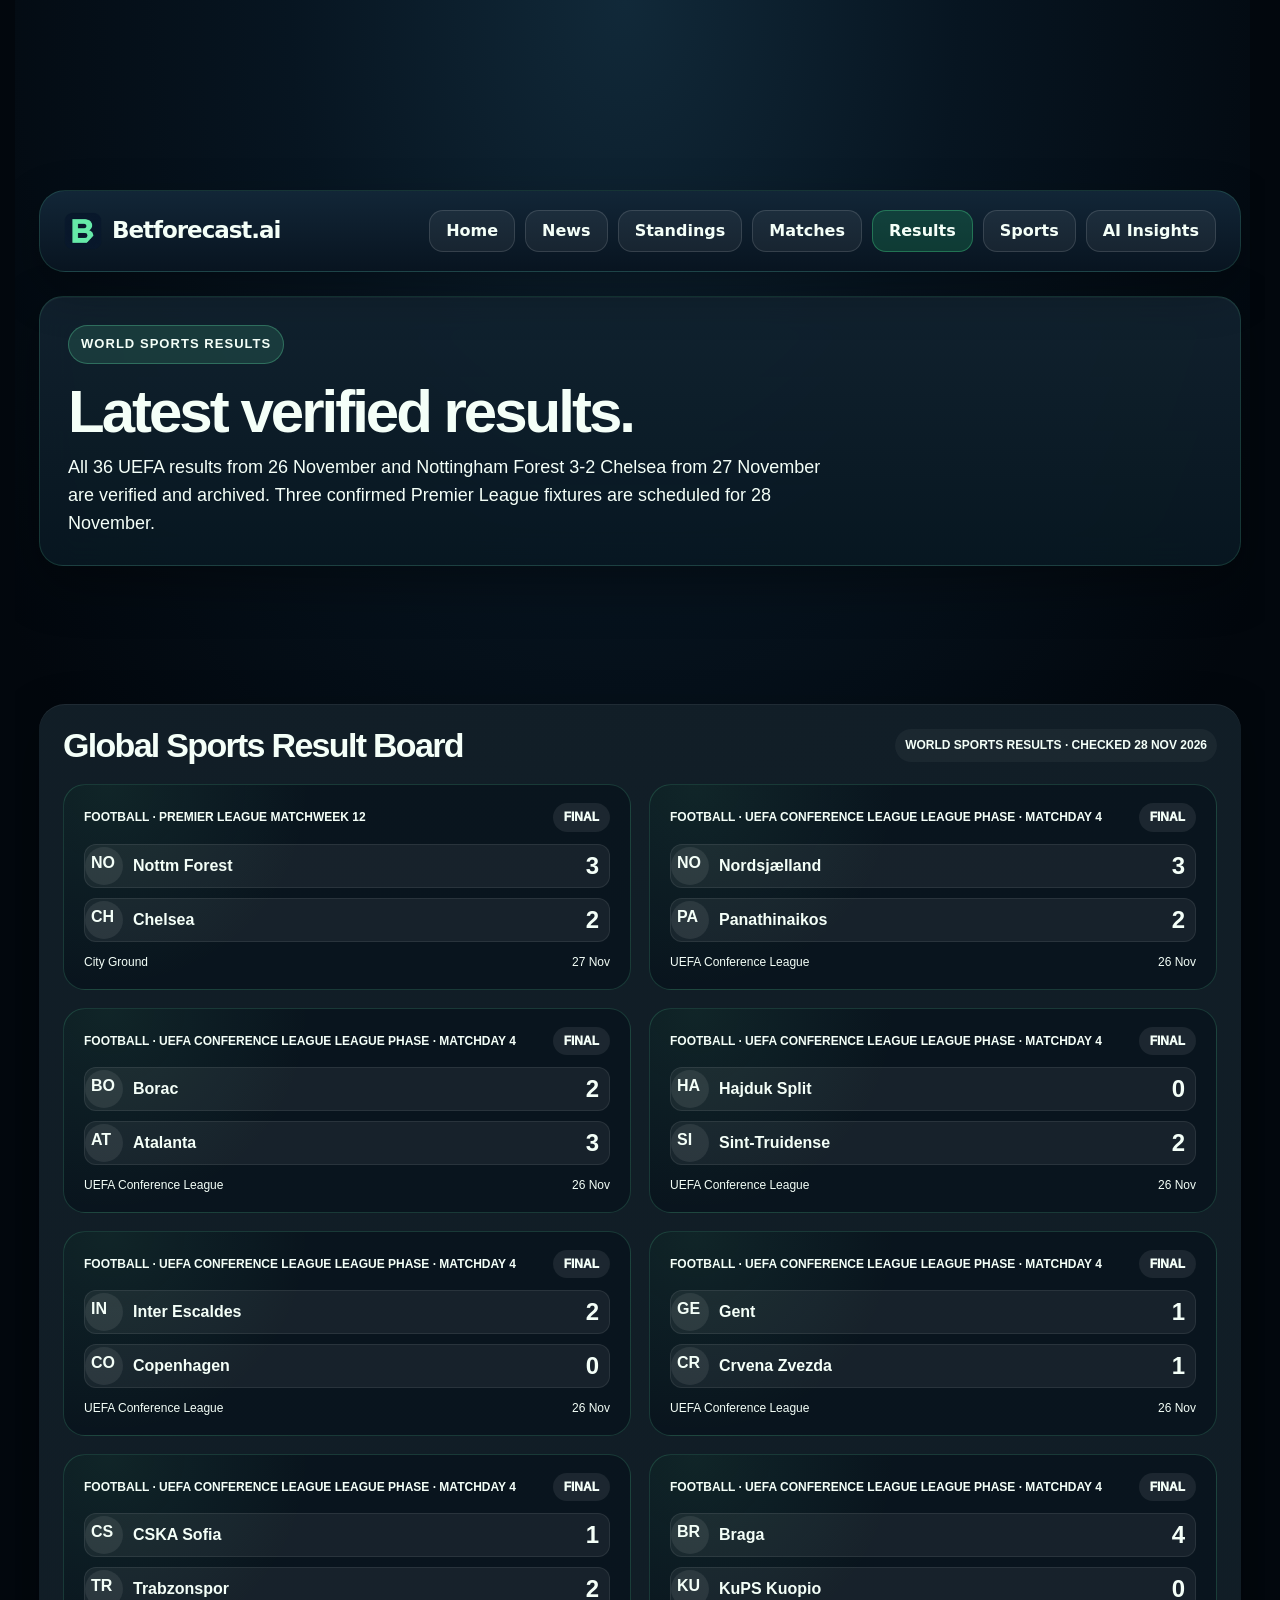
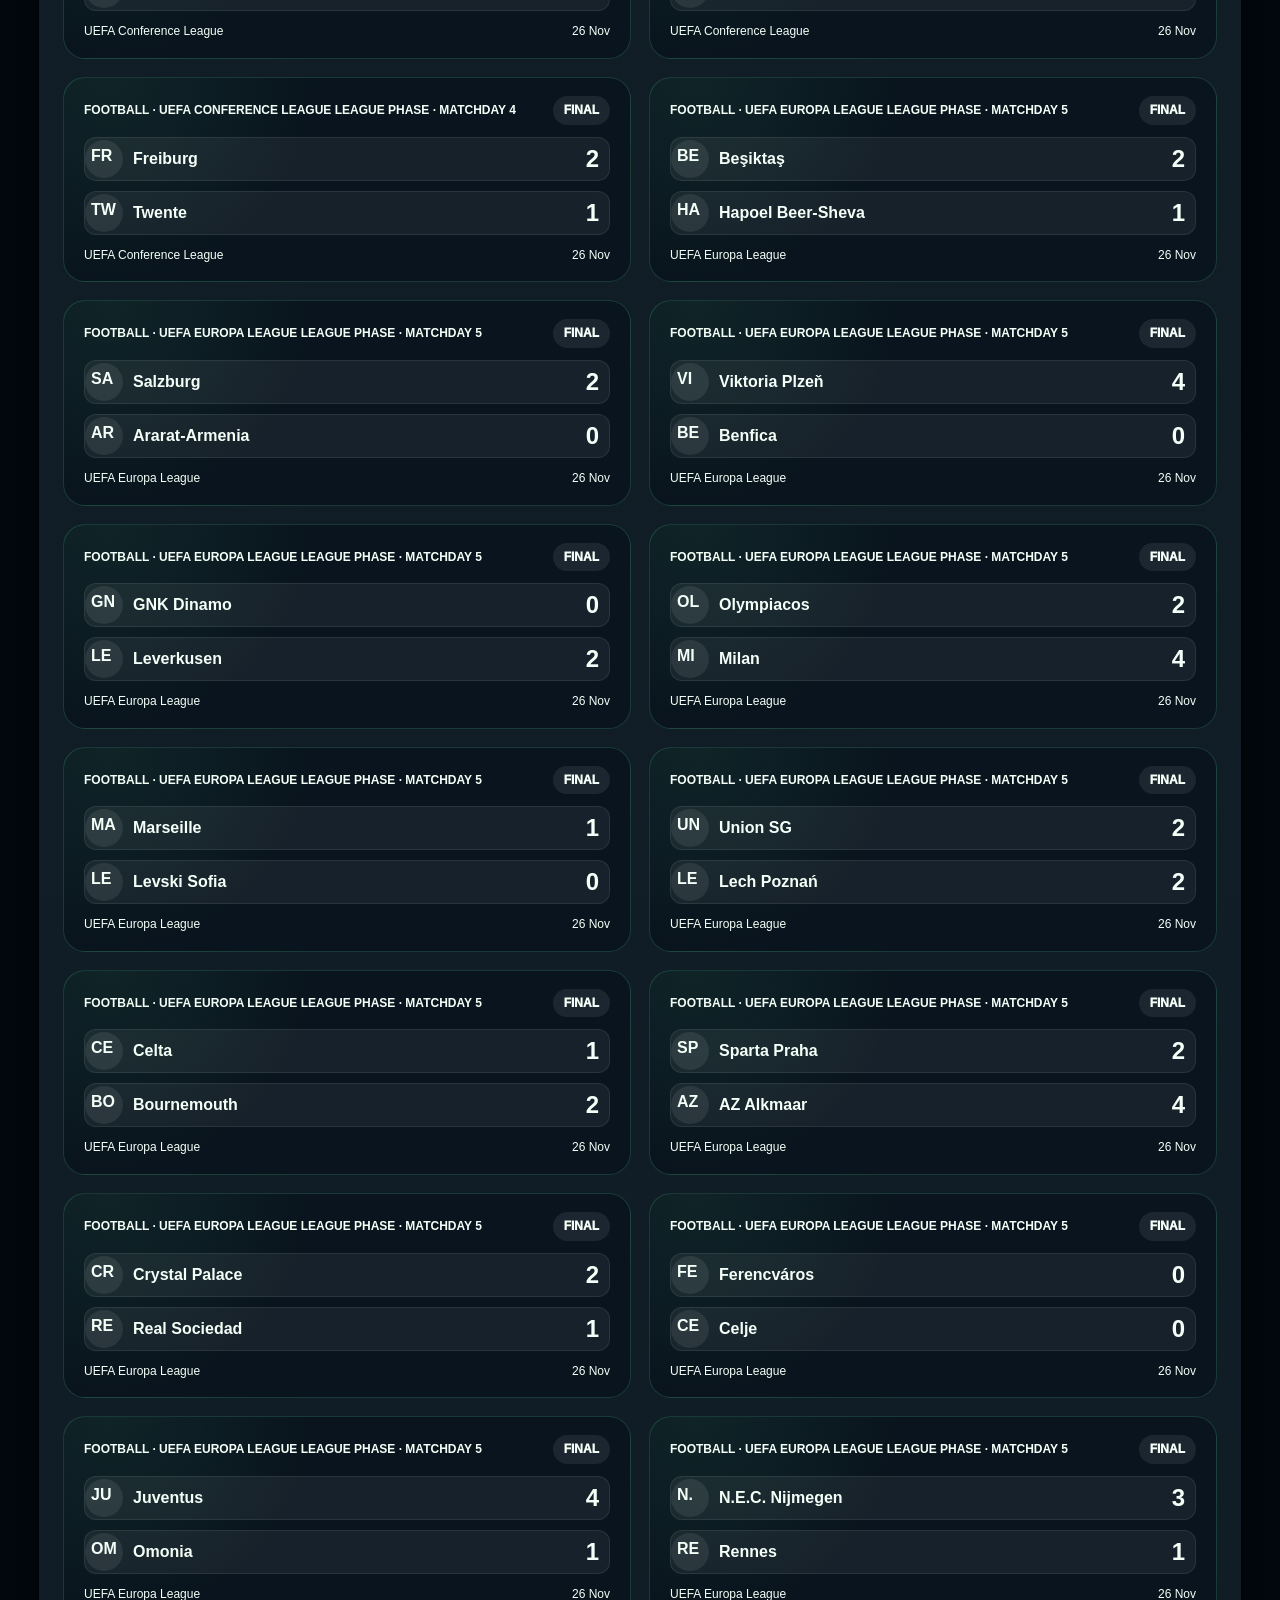
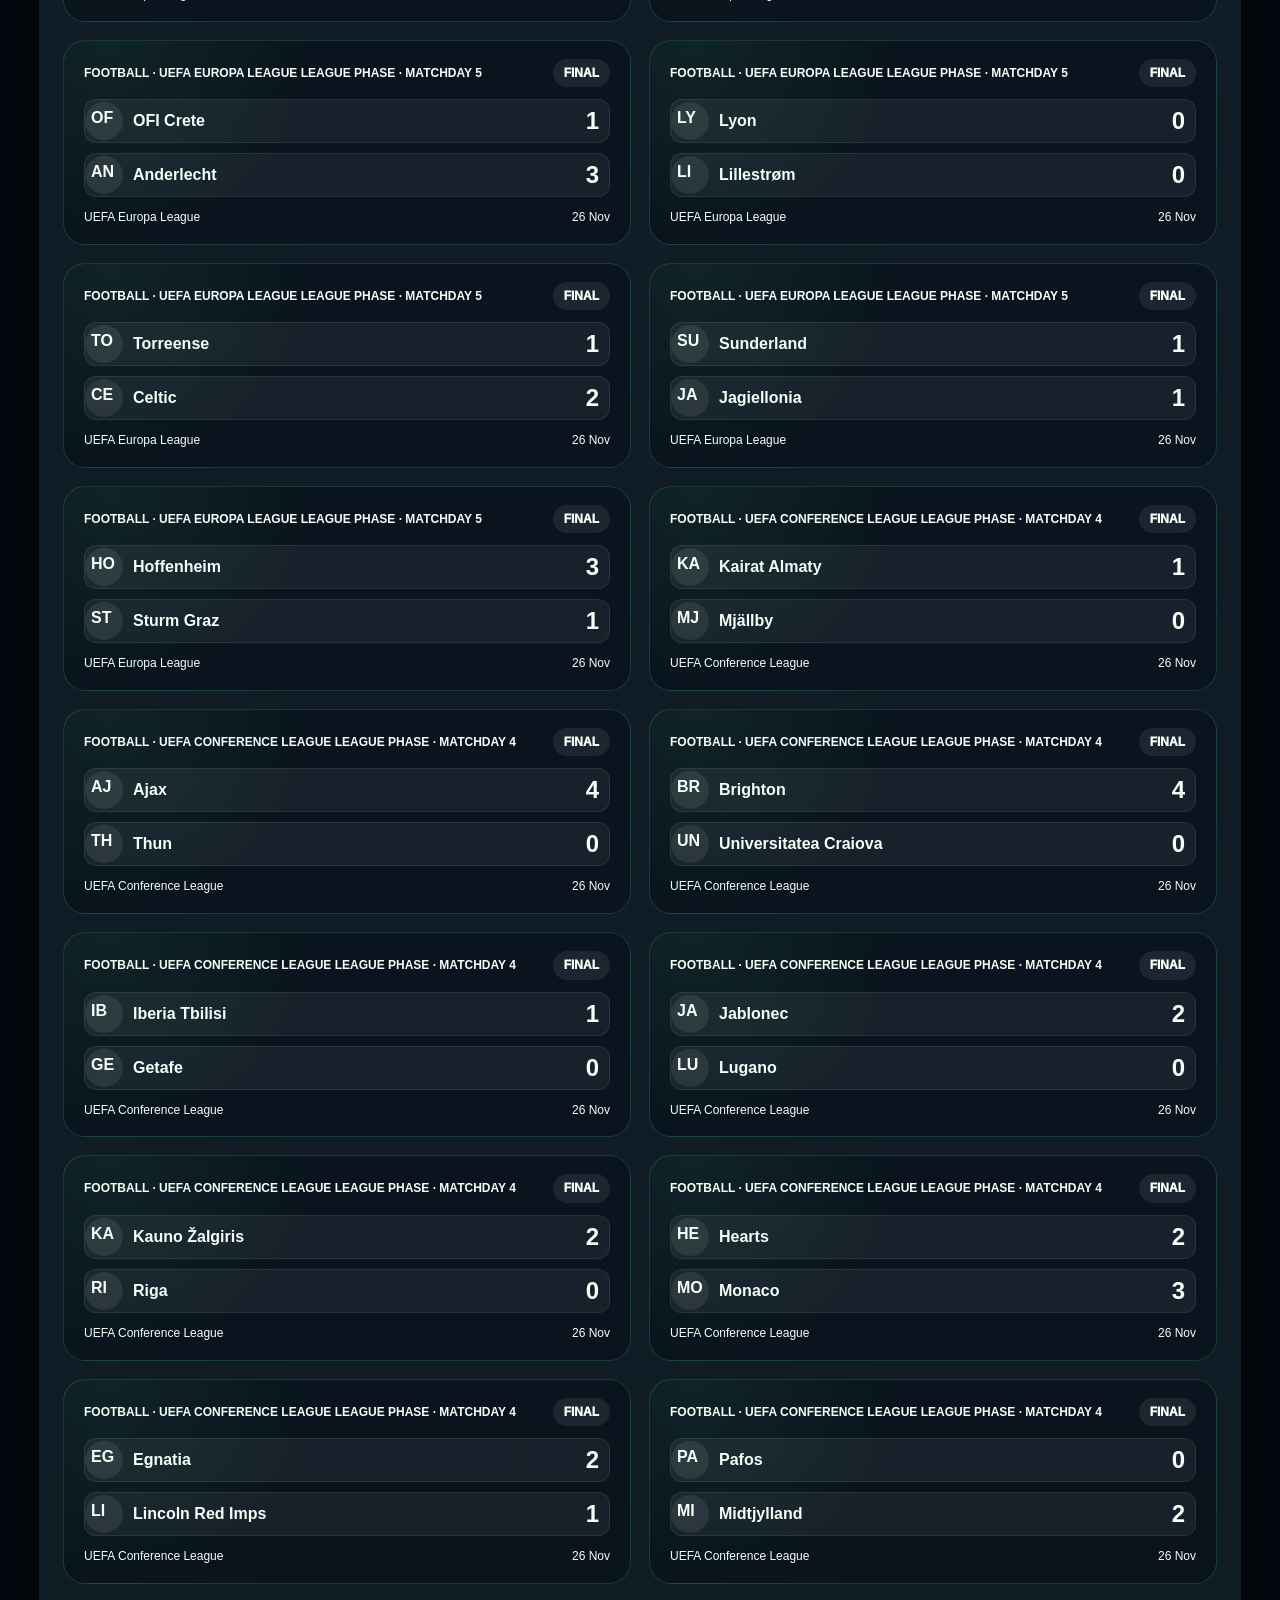
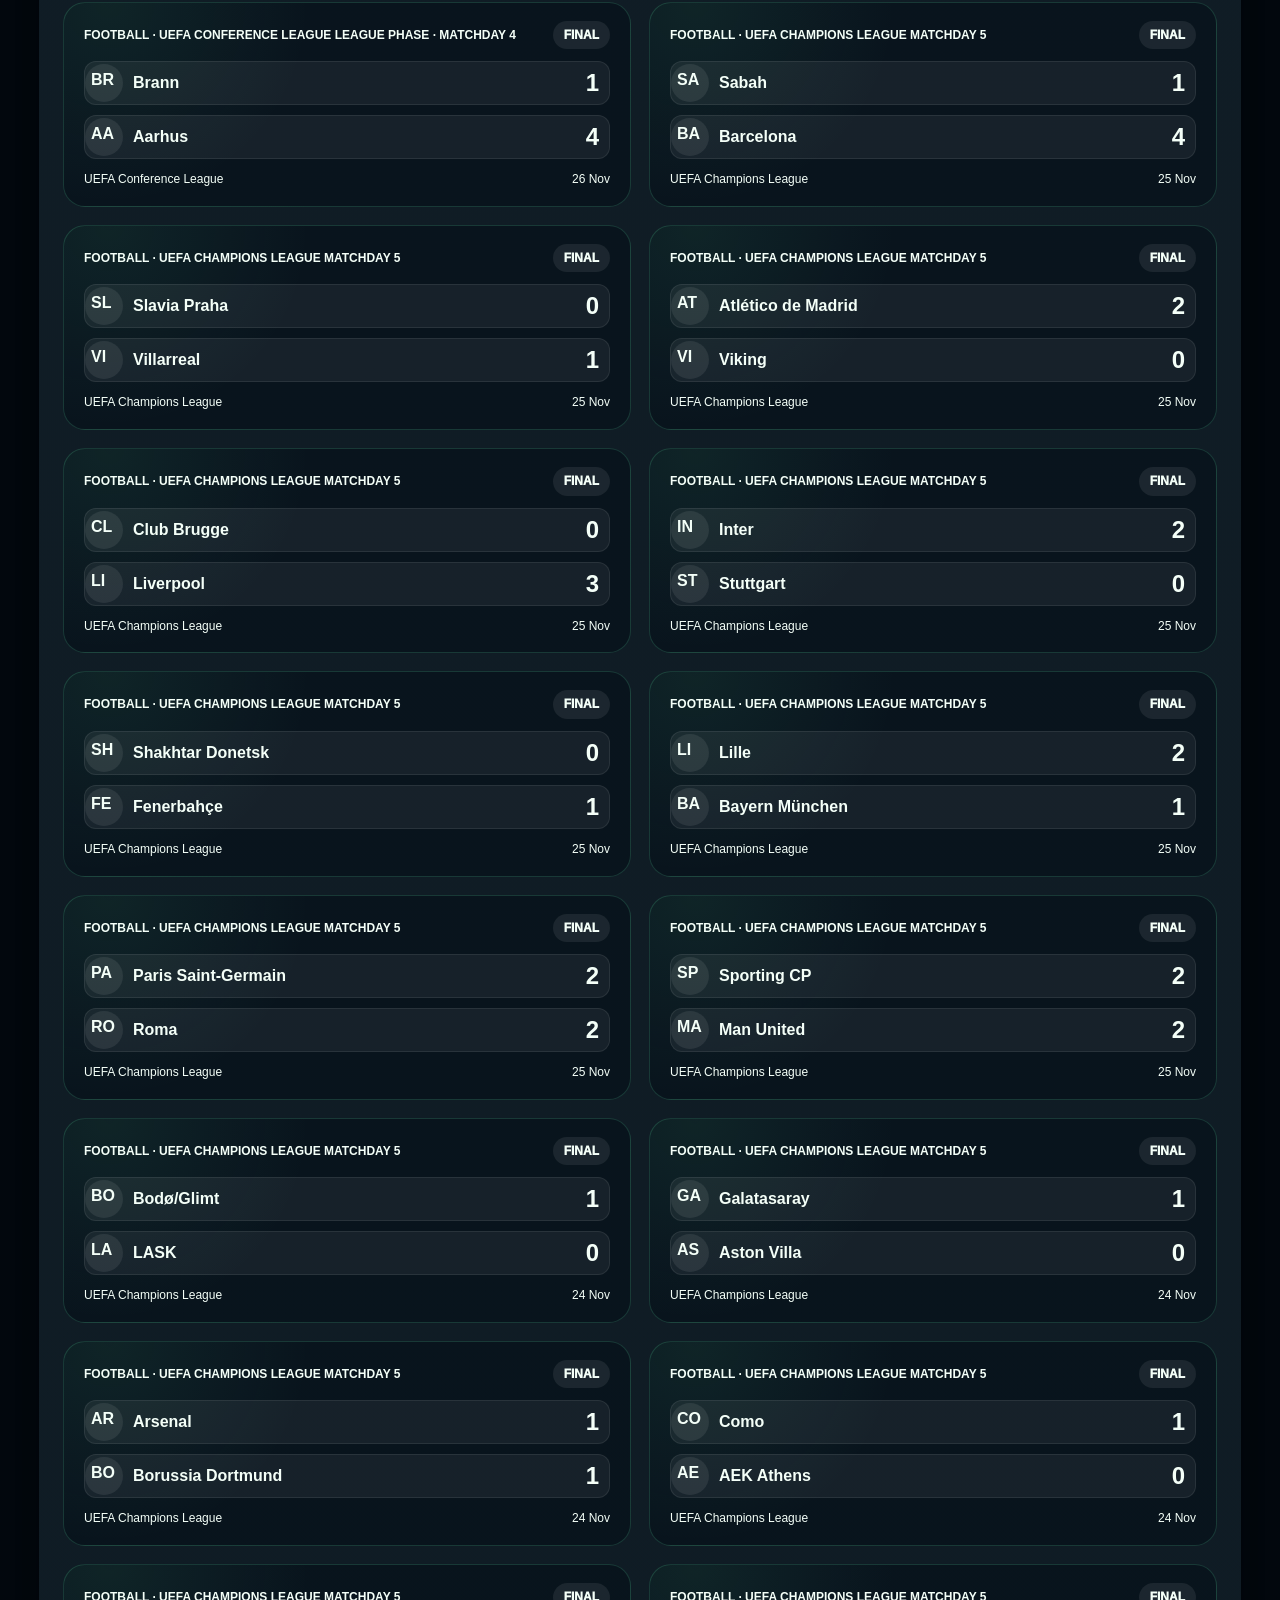
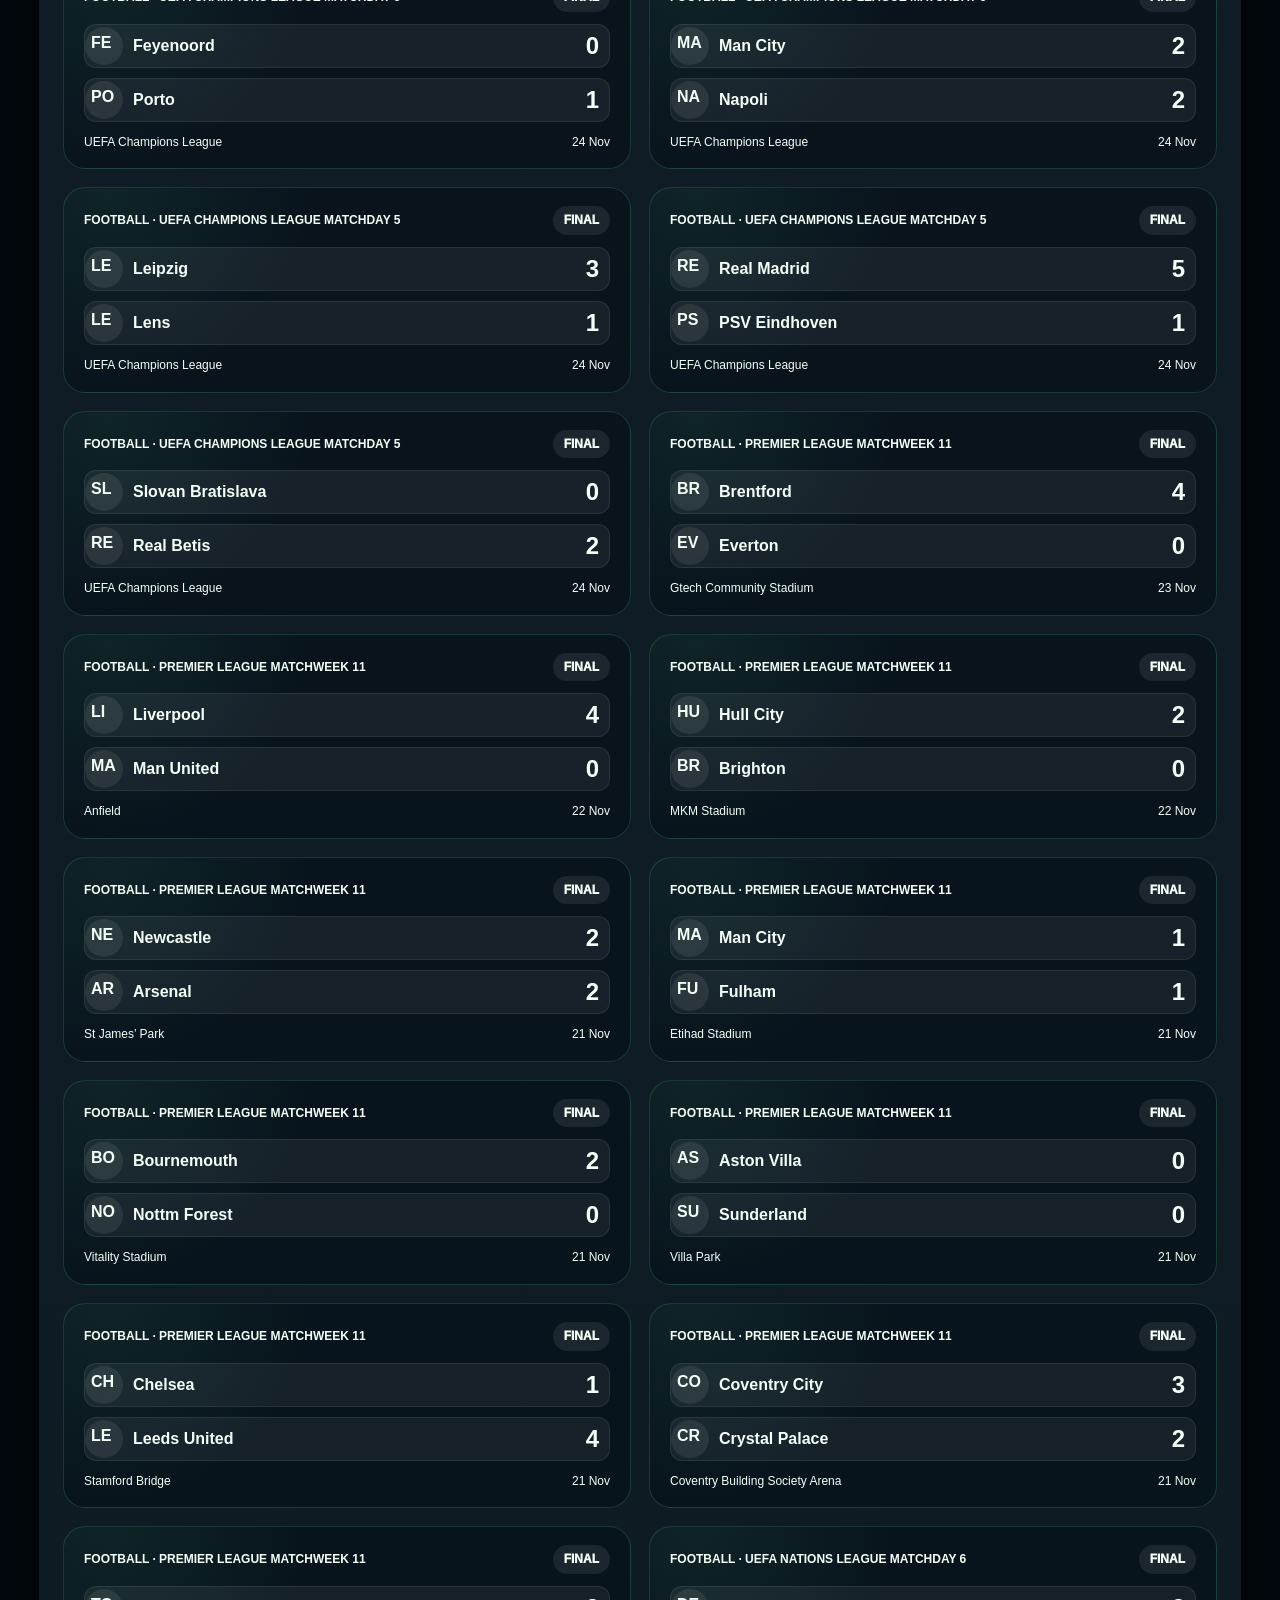
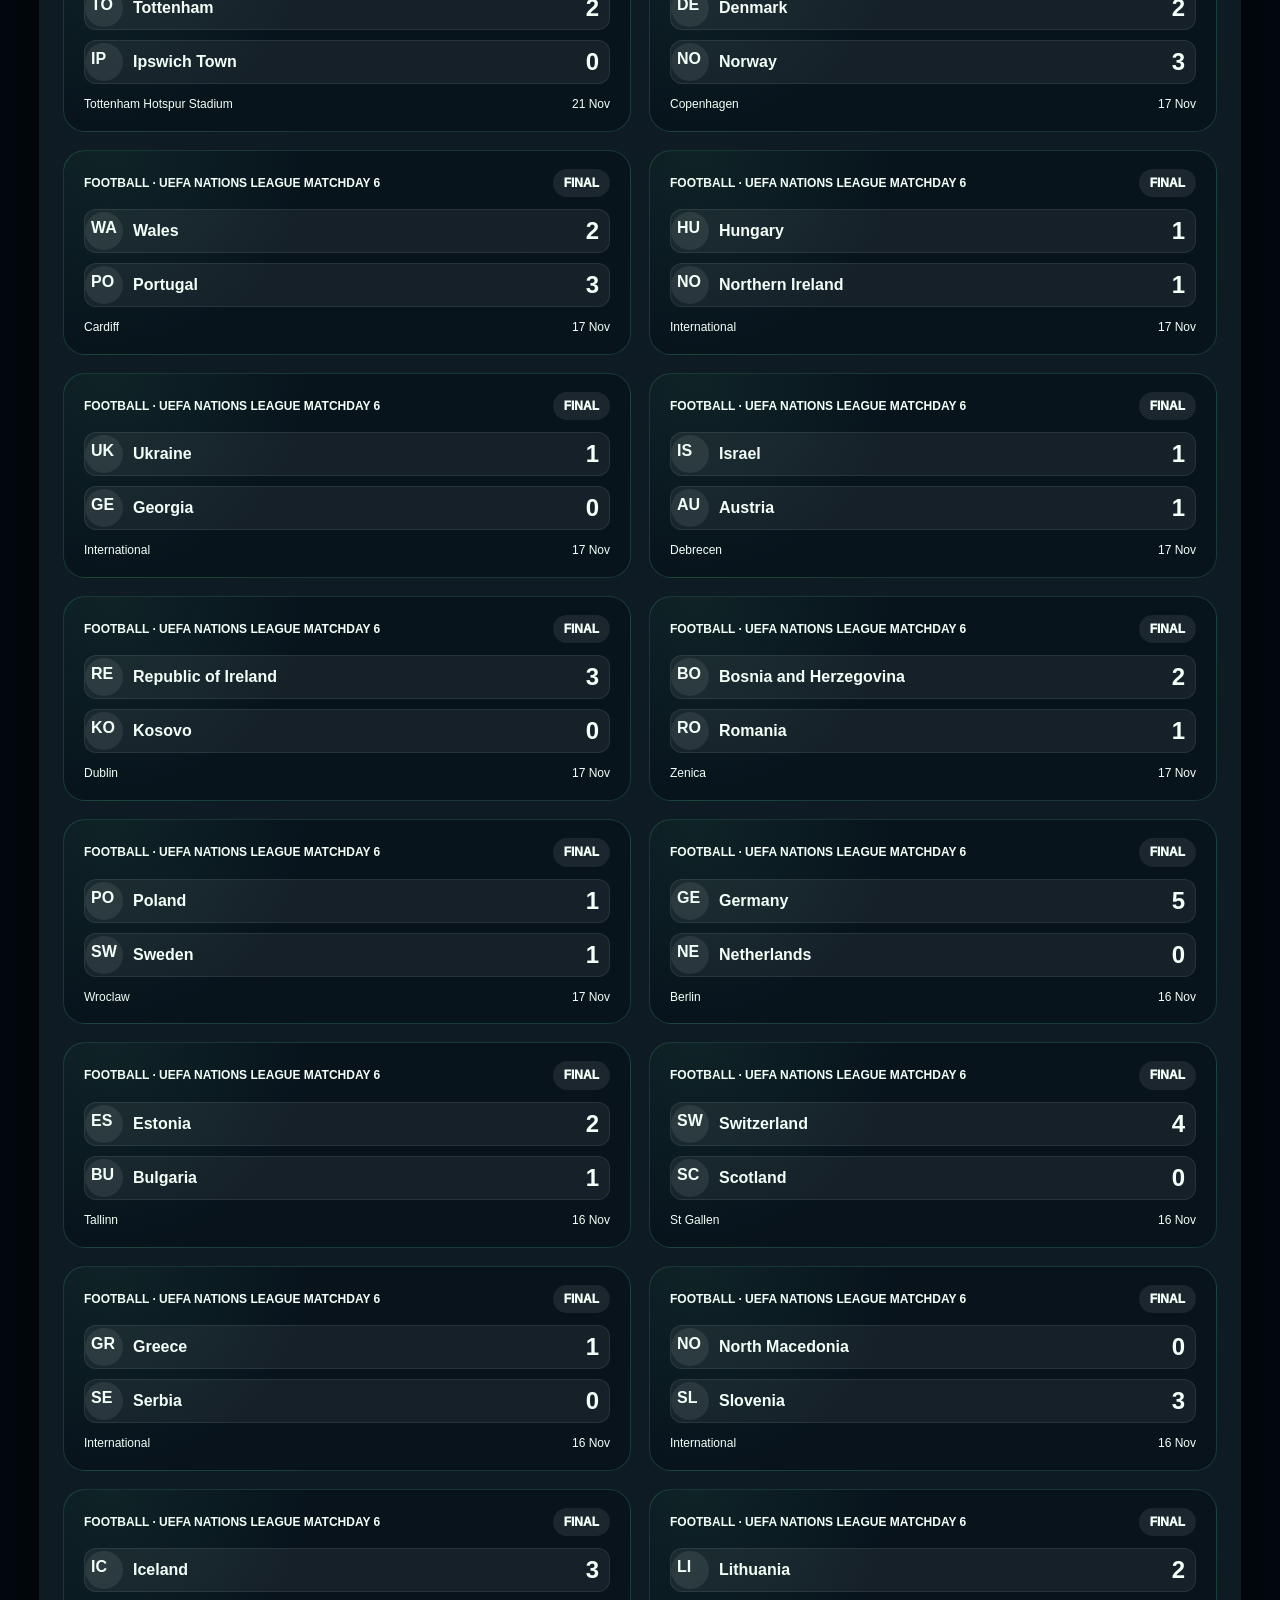
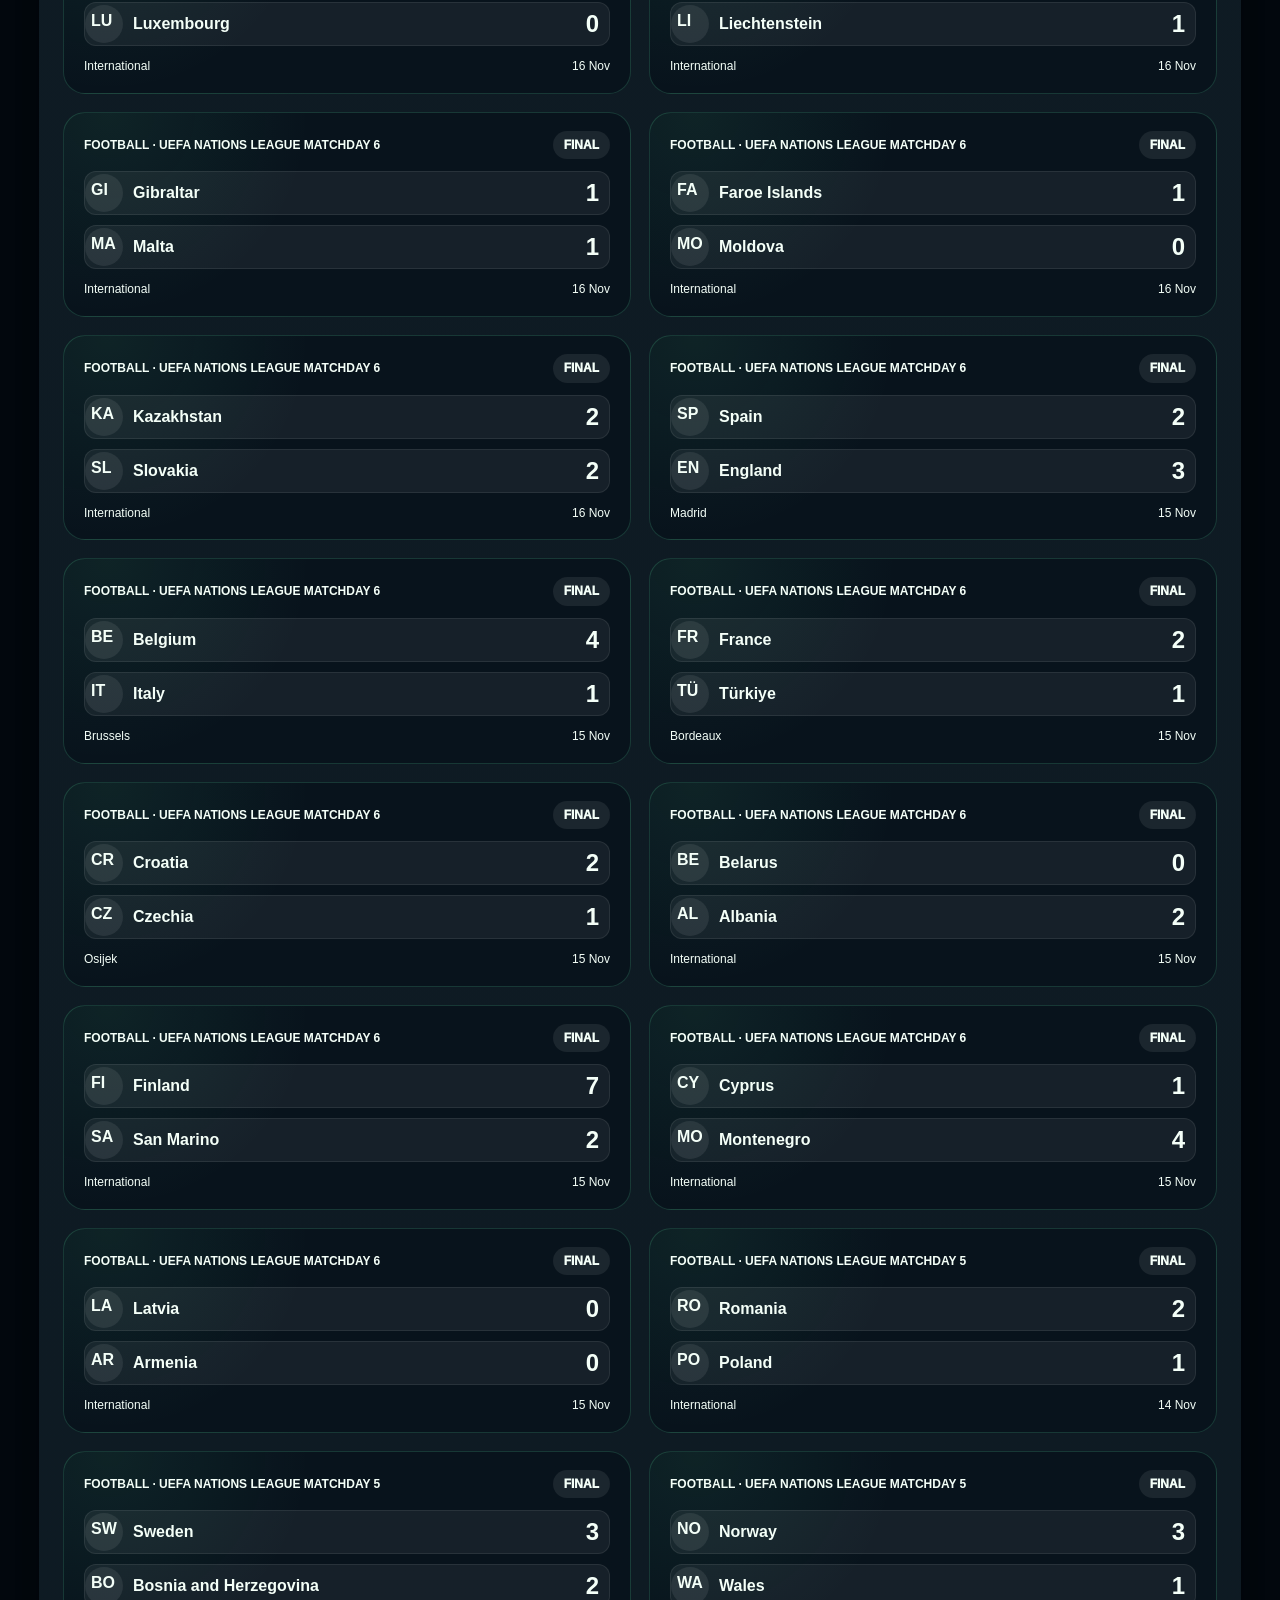
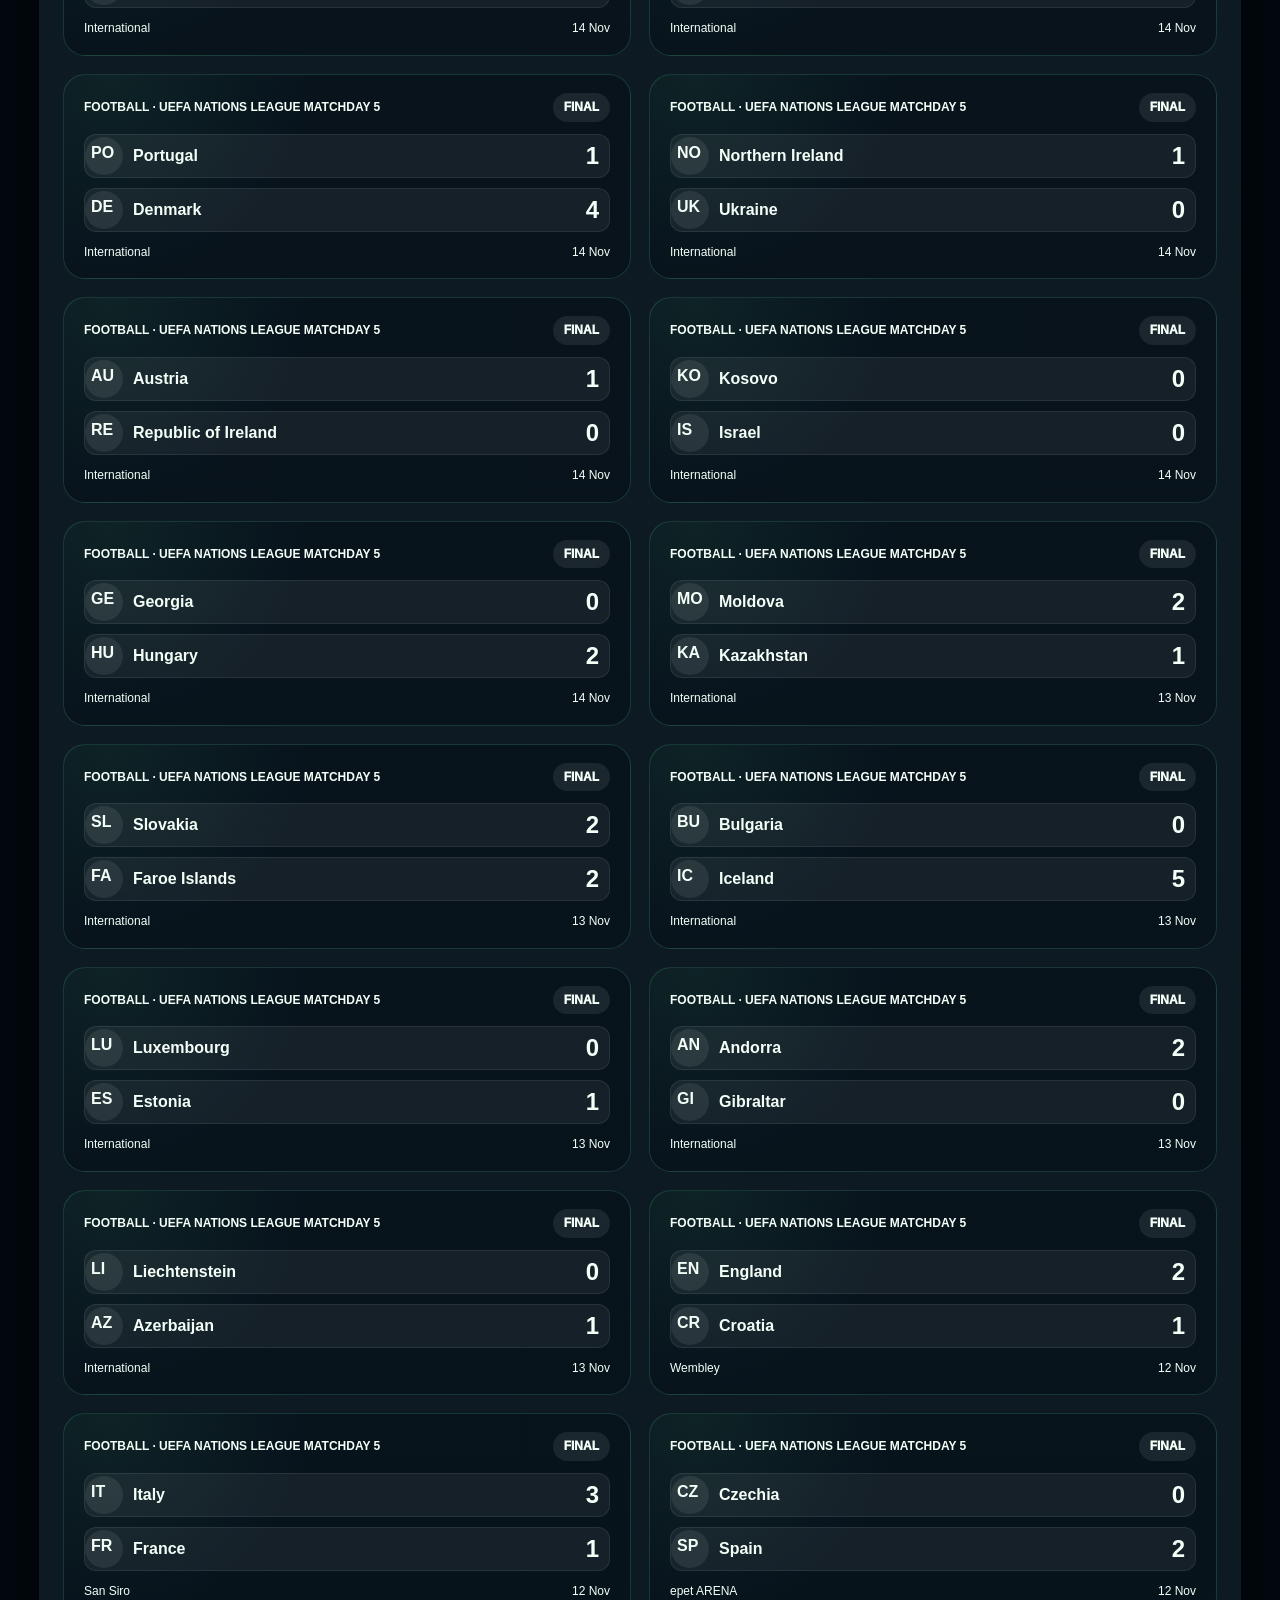
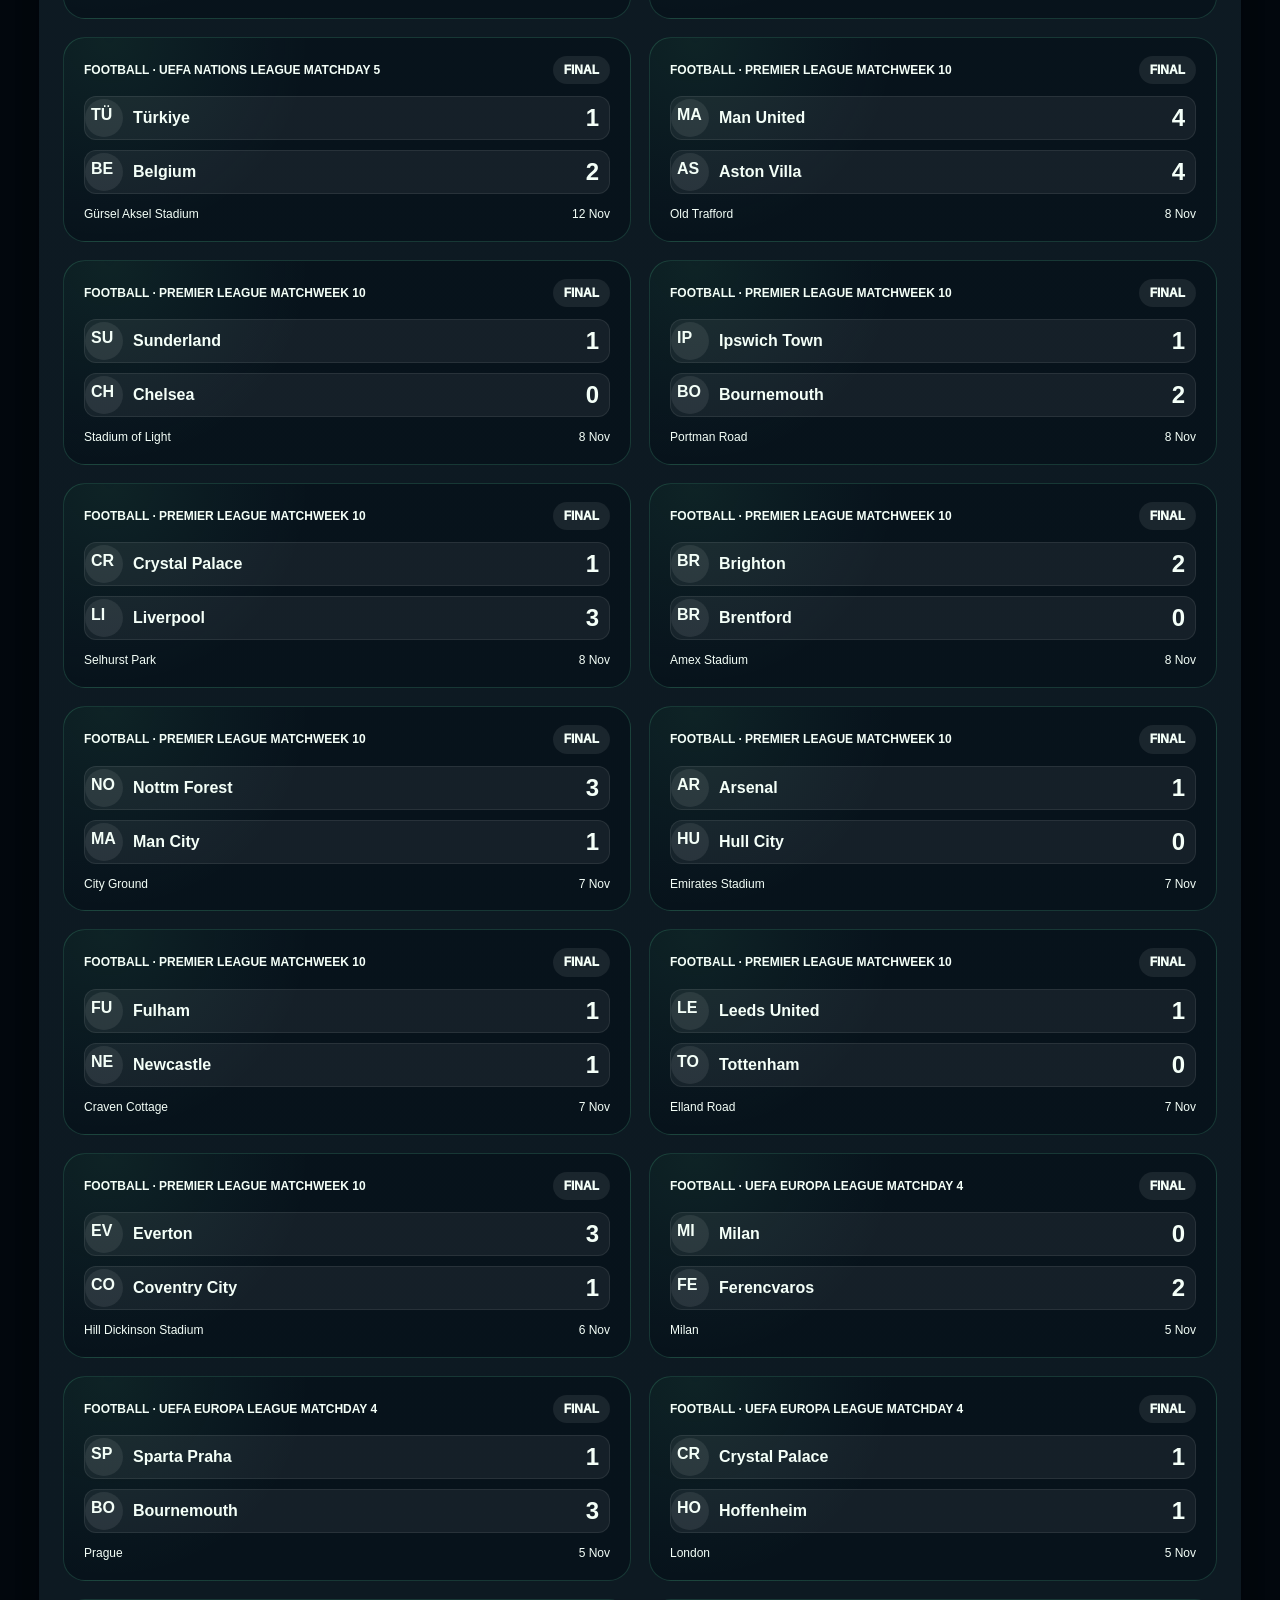
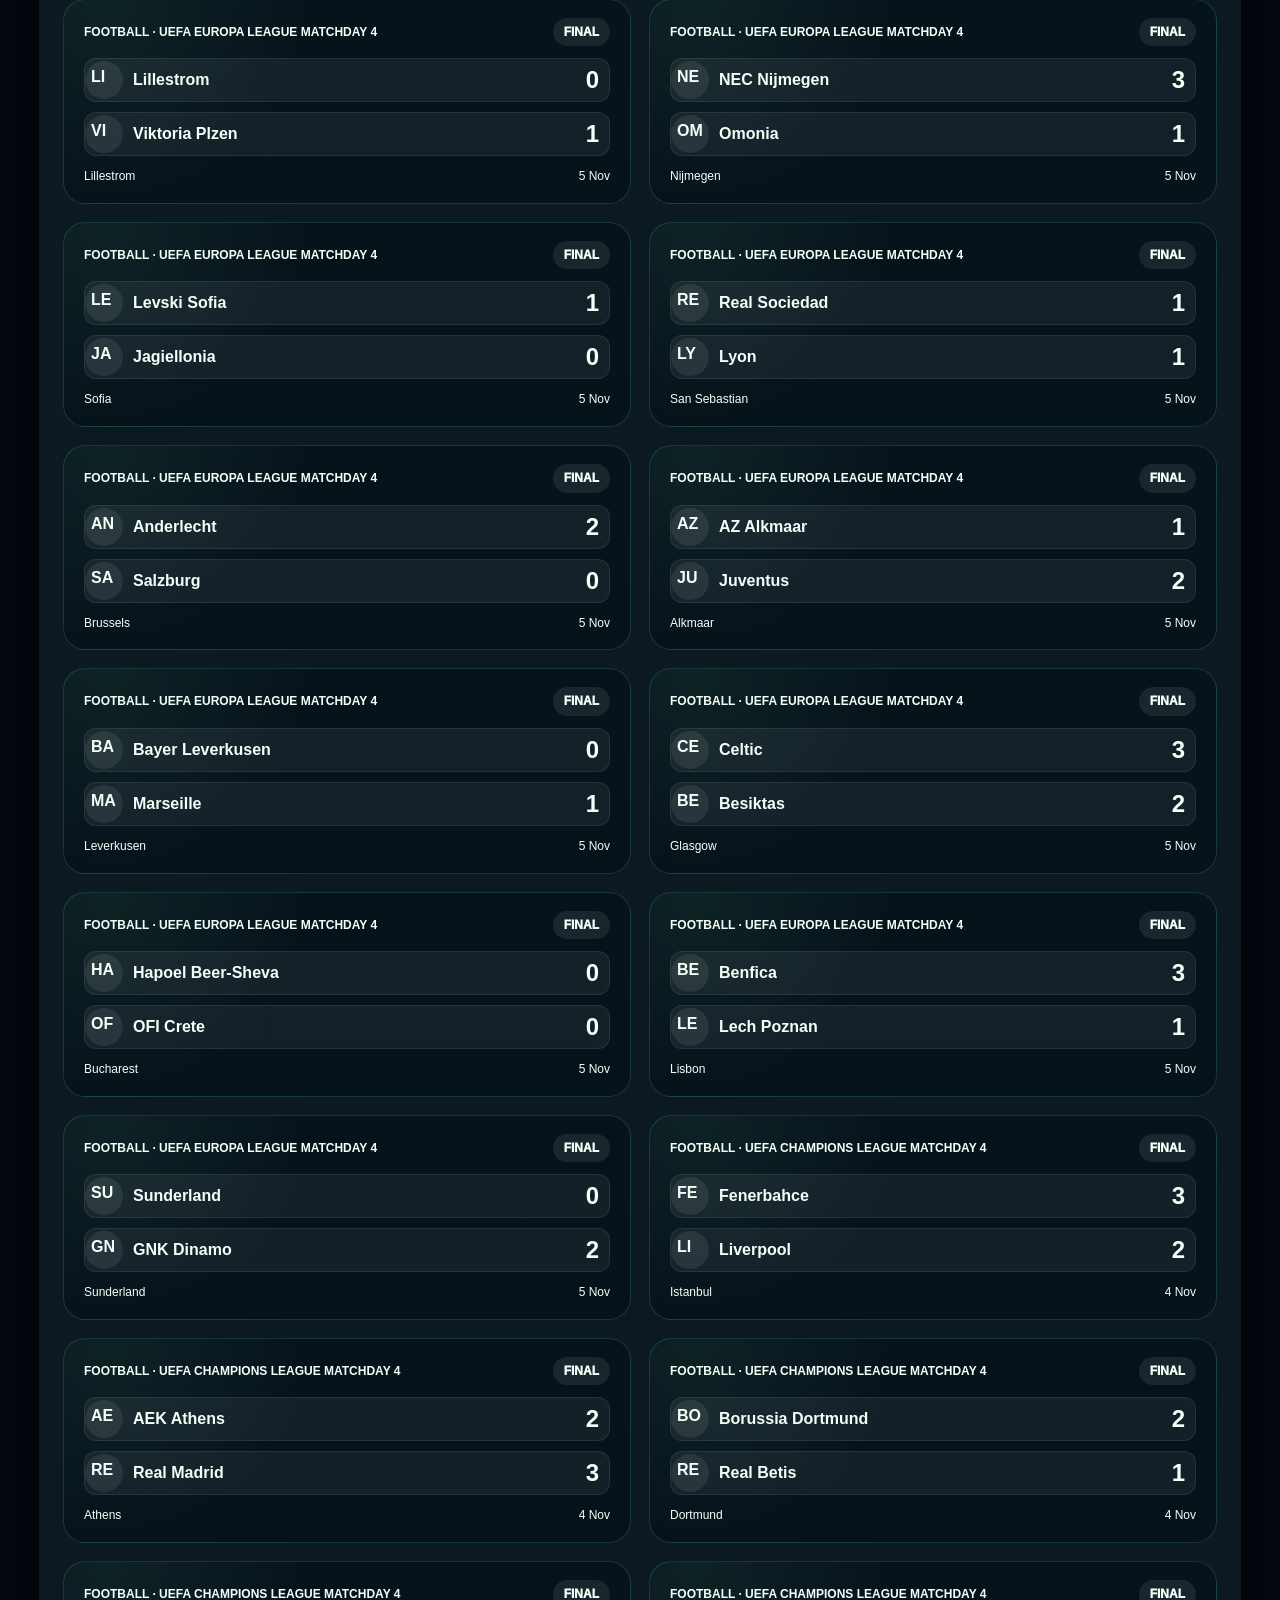
<file: results.html>
<!DOCTYPE html>
<html lang="en">
<head>
  <meta charset="UTF-8">
  <meta name="viewport" content="width=device-width, initial-scale=1.0">
  <title>World Sports Results | Betforecast.ai</title>
  <link rel="stylesheet" href="css/style.css?v=26">
  <script src="https://cdn.counter.dev/script.js" data-id="1a42378c-7a8a-4f3e-8296-a7a9f8655098" data-utcoffset="3"></script>

  <style>
    :root {
      --bg: #020b13;
      --panel: linear-gradient(180deg, rgba(18,38,55,.96), rgba(8,20,32,.98));
      --soft: rgba(2,11,19,.44);
      --green: #5ee0a4;
      --green-2: #b7ffcf;
      --border: 1px solid rgba(94,224,164,.16);
      --text: #f8fafc;
      --muted: rgba(248,250,252,.68);
      --shell: 1240px;
      --gap: 48px;
    }

    * { box-sizing: border-box; min-width: 0; }

    html,
    body {
      width: 100%;
      min-height: 100%;
      margin: 0;
      padding: 0;
      overflow-x: hidden;
      background: var(--bg) !important;
      color: var(--text);
      font-family: Arial, Helvetica, sans-serif;
    }

    body.site-skin-1win { padding-top: 240px !important; }

    a { color: inherit; text-decoration: none; }

    .bf-adserver-background {
      position: relative;
      z-index: 1;
      width: 100%;
      min-height: 1px;
    }

    .bf-header,
    .bf-page,
    .side-banner,
    .results-leaderboard-ad,
    .results-box-ad {
      position: relative !important;
      z-index: 20 !important;
    }

    .bf-header { width: 100%; }

    .bf-header-inner {
      width: min(var(--shell), calc(100vw - var(--gap)));
      min-height: 82px;
      margin: 0 auto;
      padding: 14px 24px;
      display: grid;
      grid-template-columns: 220px minmax(0, 1fr) 220px;
      align-items: center;
      gap: 18px;
      background: var(--panel);
      border: var(--border);
      border-radius: 26px;
      box-shadow: 0 18px 50px rgba(0,0,0,.32);
      backdrop-filter: blur(14px);
      -webkit-backdrop-filter: blur(14px);
    }

    .bf-header-inner::after {
      content: "";
      display: block;
      width: 220px;
      height: 1px;
    }

    .bf-logo {
      display: flex;
      align-items: center;
      gap: 10px;
      color: #fff;
      font-size: 22px;
      font-weight: 900;
      letter-spacing: -.04em;
    }

    .bf-logo img {
      width: 38px;
      height: 38px;
      object-fit: contain;
    }

    .bf-logo span span { color: var(--green); }

    .bf-nav {
      display: flex;
      justify-content: center;
      align-items: center;
      gap: 10px;
      flex-wrap: nowrap;
    }

    .bf-nav a {
      padding: 11px 14px;
      border-radius: 999px;
      border: 1px solid rgba(94,224,164,.12);
      background: rgba(255,255,255,.04);
      color: #fff;
      font-size: 14px;
      font-weight: 900;
      white-space: nowrap;
    }

    .bf-nav a:hover,
    .bf-nav a.active {
      color: var(--green);
      border-color: rgba(94,224,164,.46);
      box-shadow: 0 0 18px rgba(94,224,164,.16);
      background: rgba(94,224,164,.10);
    }

    .bf-page {
      width: min(var(--shell), calc(100vw - var(--gap))) !important;
      max-width: var(--shell) !important;
      margin: 28px auto 0 !important;
      padding: 0 0 56px !important;
      display: grid !important;
      grid-template-columns: 1fr !important;
      gap: 24px !important;
      justify-items: stretch !important;
      align-items: start !important;
    }

    .results-hero,
    .results-panel {
      width: 100% !important;
      max-width: 100% !important;
      margin: 0 !important;
      min-width: 0;
      background: var(--panel);
      border: var(--border);
      border-radius: 26px;
      box-shadow: 0 18px 50px rgba(0,0,0,.26);
      color: var(--text);
      overflow: hidden;
    }

    .results-hero {
      min-height: 210px;
      padding: 42px 56px;
      display: flex;
      align-items: center;
    }

    .hero-ai-badge {
      display: inline-flex;
      align-items: center;
      gap: 8px;
      width: fit-content;
      padding: 8px 12px;
      border-radius: 999px;
      border: 1px solid rgba(94,224,164,.18);
      background: rgba(94,224,164,.08);
      color: var(--green);
      font-size: 13px;
      font-weight: 900;
      letter-spacing: .08em;
      text-transform: uppercase;
    }

    .results-hero h1 {
      margin: 18px 0 12px;
      color: #fff;
      font-size: clamp(42px, 5vw, 60px);
      line-height: 1;
      letter-spacing: -.05em;
    }

    .results-hero p {
      margin: 0;
      max-width: 780px;
      color: var(--muted);
      font-size: 18px;
      line-height: 1.55;
    }

    .results-leaderboard-ad,
    .results-box-ad {
      width: 100% !important;
      max-width: 100% !important;
      min-height: 90px;
      margin: 0 auto !important;
      display: flex !important;
      justify-content: center !important;
      align-items: center !important;
      overflow: visible !important;
    }

    .results-box-ad { display: none !important; }

    .banner-728 {
      width: 728px !important;
      max-width: 728px !important;
      height: 90px !important;
      display: flex !important;
      justify-content: center !important;
      align-items: center !important;
      margin: 0 auto !important;
      overflow: hidden !important;
    }

    .banner-728 > .ins-zone,
    .banner-728 ins,
    .banner-728 iframe,
    .banner-728 .ins-zone > * {
      display: block !important;
      float: none !important;
      margin-left: auto !important;
      margin-right: auto !important;
    }

    .banner-728 > .ins-zone {
      width: 728px !important;
      height: 90px !important;
    }

    .results-panel {
      padding: 24px;
    }

    .results-head {
      display: flex;
      justify-content: space-between;
      align-items: flex-end;
      gap: 16px;
      margin-bottom: 22px;
    }

    .results-head h2 {
      margin: 0;
      color: #fff;
      font-size: 34px;
      line-height: 1;
      letter-spacing: -.05em;
    }

    .results-head span {
      display: inline-flex;
      padding: 7px 10px;
      border-radius: 999px;
      color: rgba(248,250,252,.72);
      background: rgba(255,255,255,.045);
      font-size: 12px;
      font-weight: 900;
      text-transform: uppercase;
      white-space: nowrap;
    }

    .wc-results-grid {
      width: 100%;
      display: grid;
      grid-template-columns: repeat(2, minmax(0, 1fr));
      gap: 18px;
    }

    .wc-result-card,
    .wc-result-card * {
      writing-mode: horizontal-tb !important;
      text-orientation: mixed !important;
      word-break: normal !important;
      hyphens: none !important;
      box-sizing: border-box !important;
    }

    .wc-result-card {
      display: grid;
      grid-template-columns: minmax(0, 1fr);
      align-content: start;
      gap: 12px;
      min-height: 124px;
      padding: 18px 20px;
      border-radius: 22px;
      border: 1px solid rgba(94,224,164,.18);
      background: radial-gradient(circle at 8% 0%, rgba(94,224,164,.08), transparent 36%), rgba(2,11,19,.42);
      color: #fff;
      overflow: hidden;
    }

    .wc-result-round {
      display: grid;
      grid-template-columns: minmax(0, 1fr) auto;
      align-items: start;
      gap: 8px;
      color: var(--muted);
      font-size: 12px;
      line-height: 1.2;
      font-weight: 900;
      text-transform: uppercase;
    }

    .wc-result-round > span {
      align-self: center;
      overflow-wrap: anywhere;
    }

    .wc-status-pill,
    .wc-penalty-pill {
      display: inline-flex;
      align-items: center;
      justify-content: center;
      width: fit-content;
      padding: 7px 11px;
      border-radius: 999px;
      color: #fff;
      background: rgba(255,255,255,.08);
      font-size: 12px;
      font-weight: 950;
      white-space: nowrap;
    }

    .wc-score-stack {
      display: grid;
      gap: 10px;
      min-width: 0;
    }

    .wc-team-line {
      display: grid;
      grid-template-columns: 38px minmax(0, 1fr) 36px;
      align-items: center;
      gap: 10px;
      min-height: 44px;
      padding: 2px 10px 2px 0;
      border-radius: 12px;
      background: rgba(255,255,255,.06);
      border: 1px solid rgba(255,255,255,.08);
      overflow: hidden;
    }

    .wc-team-line img,
    .wc-logo-placeholder {
      width: 38px;
      height: 38px;
      border-radius: 50%;
      padding: 6px;
      object-fit: contain;
      background: rgba(255,255,255,.08);
    }

    .wc-logo-placeholder { display: block; }

    .wc-team-line span {
      min-width: 0;
      color: #fff;
      font-size: 16px;
      font-weight: 800;
      line-height: 1.25;
      overflow-wrap: anywhere;
    }

    .wc-team-line b {
      color: #fff;
      font-size: 24px;
      line-height: 1;
      font-weight: 900;
      font-variant-numeric: tabular-nums;
      text-align: right;
      white-space: nowrap;
    }

    .wc-result-meta {
      display: grid;
      grid-template-columns: minmax(0, 1fr) auto;
      gap: 8px 12px;
      color: var(--muted);
      font-size: 12px;
      line-height: 1.4;
    }

    .wc-result-meta span:first-child { overflow-wrap: anywhere; }
    .wc-result-meta span:last-child { text-align: right; }

    .wc-empty {
      grid-column: 1 / -1;
      padding: 22px;
      border-radius: 20px;
      color: var(--muted);
      background: rgba(255,255,255,.04);
      border: 1px dashed rgba(94,224,164,.22);
      line-height: 1.5;
    }

    .side-banner {
      position: fixed !important;
      top: 400px !important;
      z-index: 30 !important;
    }

    .left-banner { left: 24px !important; }
    .right-banner { right: 24px !important; }

    @media (max-width: 1100px) {
      .bf-header-inner {
        grid-template-columns: 1fr;
        justify-items: center;
      }
      .bf-header-inner::after { display: none; }
      .bf-nav { width: 100%; flex-wrap: wrap; }
      .wc-results-grid { grid-template-columns: 1fr; }
    }

    @media (max-width: 768px) {
      body.site-skin-1win { padding-top: 150px !important; }
      .side-banner,
      .results-leaderboard-ad,
      .banner-728 { display: none !important; }
      .bf-header-inner {
        width: calc(100% - 16px);
        padding: 12px 10px;
        display: flex;
        flex-direction: column;
        border-radius: 18px;
      }
      .bf-logo { justify-content: center; font-size: 20px; }
      .bf-logo img { width: 30px; height: 30px; }
      .bf-nav {
        display: grid;
        grid-template-columns: repeat(3, minmax(0, 1fr));
        gap: 7px;
      }
      .bf-nav a {
        width: 100%;
        padding: 9px 4px;
        font-size: 12px;
        text-align: center;
        white-space: normal;
      }
      .bf-page {
        width: calc(100% - 16px) !important;
        margin-top: 12px !important;
      }
      .results-hero,
      .results-panel {
        padding: 18px 12px;
        border-radius: 22px;
      }
      .results-hero h1 { font-size: 32px; }
      .results-hero p { font-size: 15px; }
      .results-head { flex-direction: column; align-items: flex-start; }
      .results-head span { white-space: normal; }
      .wc-result-card { padding: 14px 12px; }
      .results-box-ad,
      .adhit-300x250 {
        display: flex !important;
        justify-content: center;
        width: 100%;
        margin: 18px auto;
        overflow: hidden;
      }
    }
  </style>
  <link rel="stylesheet" href="css/nav-unified.css?v=5">
  <link rel="icon" type="image/png" href="assets/bet-logo.png?v=2">
  <link rel="stylesheet" href="css/site-layout.css?v=2">
</head>
<body class="theme-dark site-skin-1win results-page bf-layout">
  <div class="side-banner left-banner"><ins class="ins-zone" data-zone="163622"></ins></div>
  <div class="side-banner right-banner"><ins class="ins-zone" data-zone="163622"></ins></div>

  <header class="site-header">
    <a class="site-brand" href="index.html" aria-label="Betforecast.ai home">
      <img src="assets/bet-logo.png?v=2" alt="" width="38" height="38">
      <span>Betforecast<span class="site-brand-accent">.ai</span></span>
    </a>
    <button class="site-menu-toggle" type="button" aria-label="Open menu" aria-expanded="false" aria-controls="site-navigation">
      <svg width="20" height="20" viewBox="0 0 20 20" aria-hidden="true"><path d="M3 5h14M3 10h14M3 15h14" fill="none" stroke="currentColor" stroke-width="2" stroke-linecap="round"/></svg>
    </button>
    <nav class="site-navigation" id="site-navigation" aria-label="Main navigation">
      <a href="index.html">Home</a>
      <a href="news.html">News</a>
      <a href="standings.html">Standings</a>
      <a href="match.html">Matches</a>
      <a href="results.html" aria-current="page">Results</a>
      <a href="sports.html">Sports</a>
      <a href="ai-insights.html">AI Insights</a>
    </nav>
  </header>

  <main class="bf-page">
    <section class="results-hero">
      <div>
        <span class="hero-ai-badge">World Sports Results</span>
        <h1>Latest verified sports results.</h1>
        <p>Follow verified football, tennis, cycling and global sports outcomes.</p>
      </div>
    </section>

    <div class="results-leaderboard-ad"><div class="banner-728"><ins class="ins-zone" data-zone="163631"></ins></div></div>
    <div class="results-box-ad"><div class="adhit-300x250"><ins class="ins-zone" data-zone="163623"></ins></div></div>

    <section class="results-panel">
      <div class="results-head">
        <h2>Global Sports Result Board</h2>
        <span id="results-status">Loading verified results...</span>
      </div>
      <div id="results-grid" class="wc-results-grid"></div>
    </section>

    <div class="results-leaderboard-ad"><div class="banner-728"><ins class="ins-zone" data-zone="163631"></ins></div></div>
    <div class="results-box-ad"><div class="adhit-300x250"><ins class="ins-zone" data-zone="163623"></ins></div></div>
  </main>

    <script src="/js/site-skin-manager.js?v=38"></script>
<script src="/api-config.js"></script>
  <script src="/js/results.js?v=20261128"></script>

  <script src="js/nav-unified.js?v=2"></script>
</body>
</html>
</file>
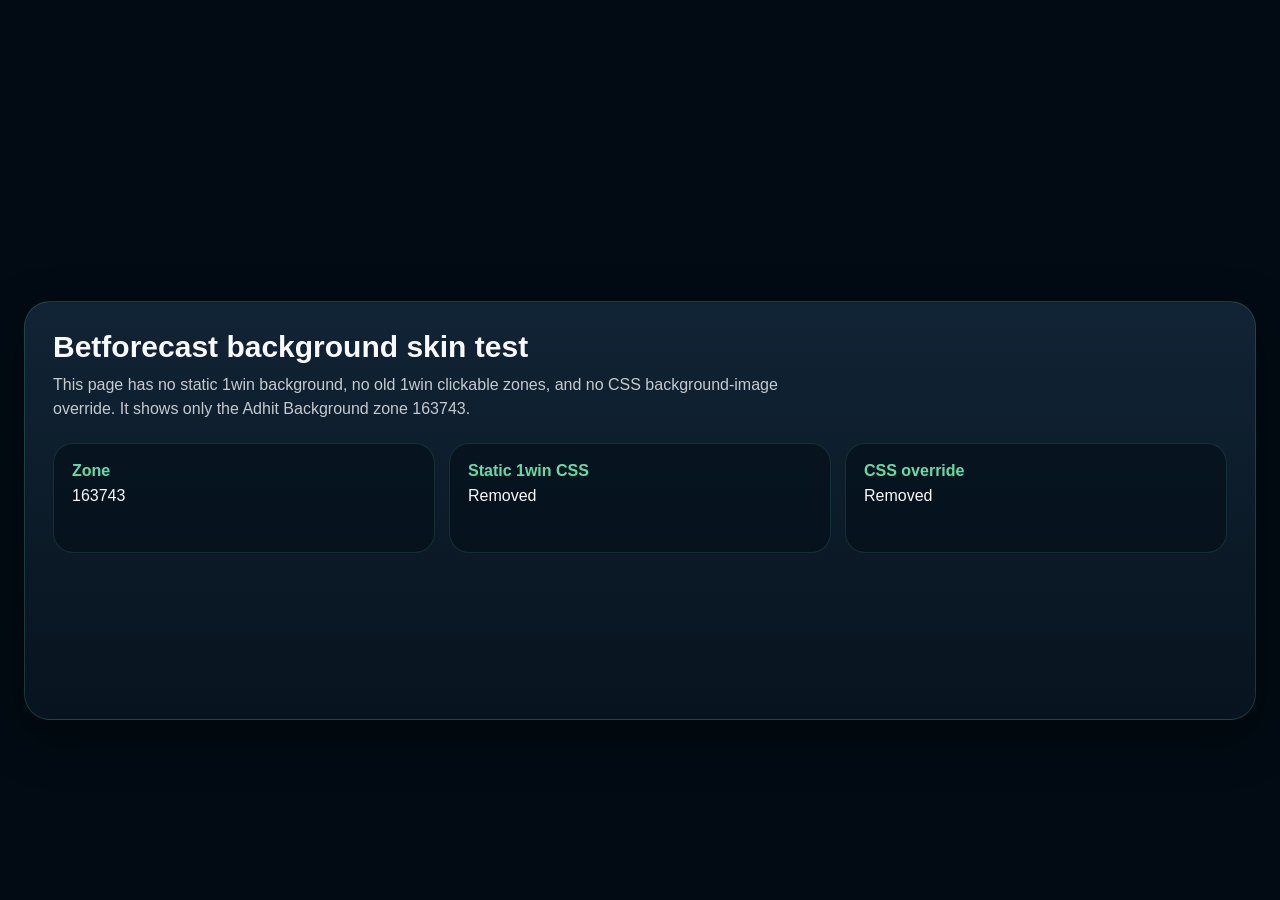
<file: skin-direct-test.html>
<!DOCTYPE html>
<html lang="en">
<head>
  <meta charset="UTF-8">
  <meta name="viewport" content="width=device-width, initial-scale=1.0">
  <title>Betforecast Skin Direct Test</title>

  <style>
    * {
      box-sizing: border-box;
    }

    html,
    body {
      width: 100%;
      min-height: 100%;
      margin: 0;
      padding: 0;
      color: #f8fafc;
      font-family: Arial, Helvetica, sans-serif;
      overflow-x: hidden;
    }

    html {
      background-color: #020b13;
    }

    body {
      min-height: 100vh;
      background-color: #020b13;
    }

    .bf-adserver-background {
      position: relative;
      z-index: 1;
      width: 100%;
      min-height: 1px;
    }

    .test-shell {
      position: relative;
      z-index: 20;
      width: min(1240px, calc(100vw - 48px));
      margin: 300px auto 60px;
      padding: 28px;
      border: 1px solid rgba(94, 224, 164, 0.18);
      border-radius: 26px;
      background: linear-gradient(180deg, rgba(18, 38, 55, 0.94), rgba(8, 20, 32, 0.96));
      box-shadow: 0 18px 50px rgba(0, 0, 0, 0.34);
      backdrop-filter: blur(14px);
      -webkit-backdrop-filter: blur(14px);
    }

    .test-title {
      margin: 0 0 8px;
      font-size: 30px;
      line-height: 1.15;
    }

    .test-text {
      max-width: 760px;
      margin: 0;
      color: rgba(248, 250, 252, 0.78);
      font-size: 16px;
      line-height: 1.5;
    }

    .test-grid {
      display: grid;
      grid-template-columns: repeat(3, minmax(0, 1fr));
      gap: 14px;
      margin-top: 22px;
    }

    .test-card {
      min-height: 110px;
      padding: 18px;
      border: 1px solid rgba(94, 224, 164, 0.14);
      border-radius: 20px;
      background: rgba(2, 11, 19, 0.48);
    }

    .test-card strong {
      display: block;
      margin-bottom: 7px;
      color: #5ee0a4;
    }

    @media (max-width: 768px) {
      .test-shell {
        width: calc(100% - 16px);
        margin-top: 150px;
        padding: 18px 14px;
        border-radius: 20px;
      }

      .test-title {
        font-size: 24px;
      }

      .test-grid {
        grid-template-columns: 1fr;
      }
    }
  </style>
</head>
<body>

  <!-- Adhit Media Ad Server / Background Rotation Direct Test -->
  <div class="bf-adserver-background">
    <ins class="ins-zone" data-zone="163743"></ins>
  </div>
  <!-- /Adhit Media Ad Server -->

  <main class="test-shell">
    <h1 class="test-title">Betforecast background skin test</h1>
    <p class="test-text">
      This page has no static 1win background, no old 1win clickable zones, and no CSS background-image override. It shows only the Adhit Background zone 163743.
    </p>

    <div class="test-grid">
      <div class="test-card">
        <strong>Zone</strong>
        163743
      </div>
      <div class="test-card">
        <strong>Static 1win CSS</strong>
        Removed
      </div>
      <div class="test-card">
        <strong>CSS override</strong>
        Removed
      </div>
    </div>
  </main>

    <script src="/js/site-skin-manager.js?v=34"></script>
<script data-cfasync="false" async src="https://media.getads.online/js/code.min.js"></script>
</body>
</html>
</file>
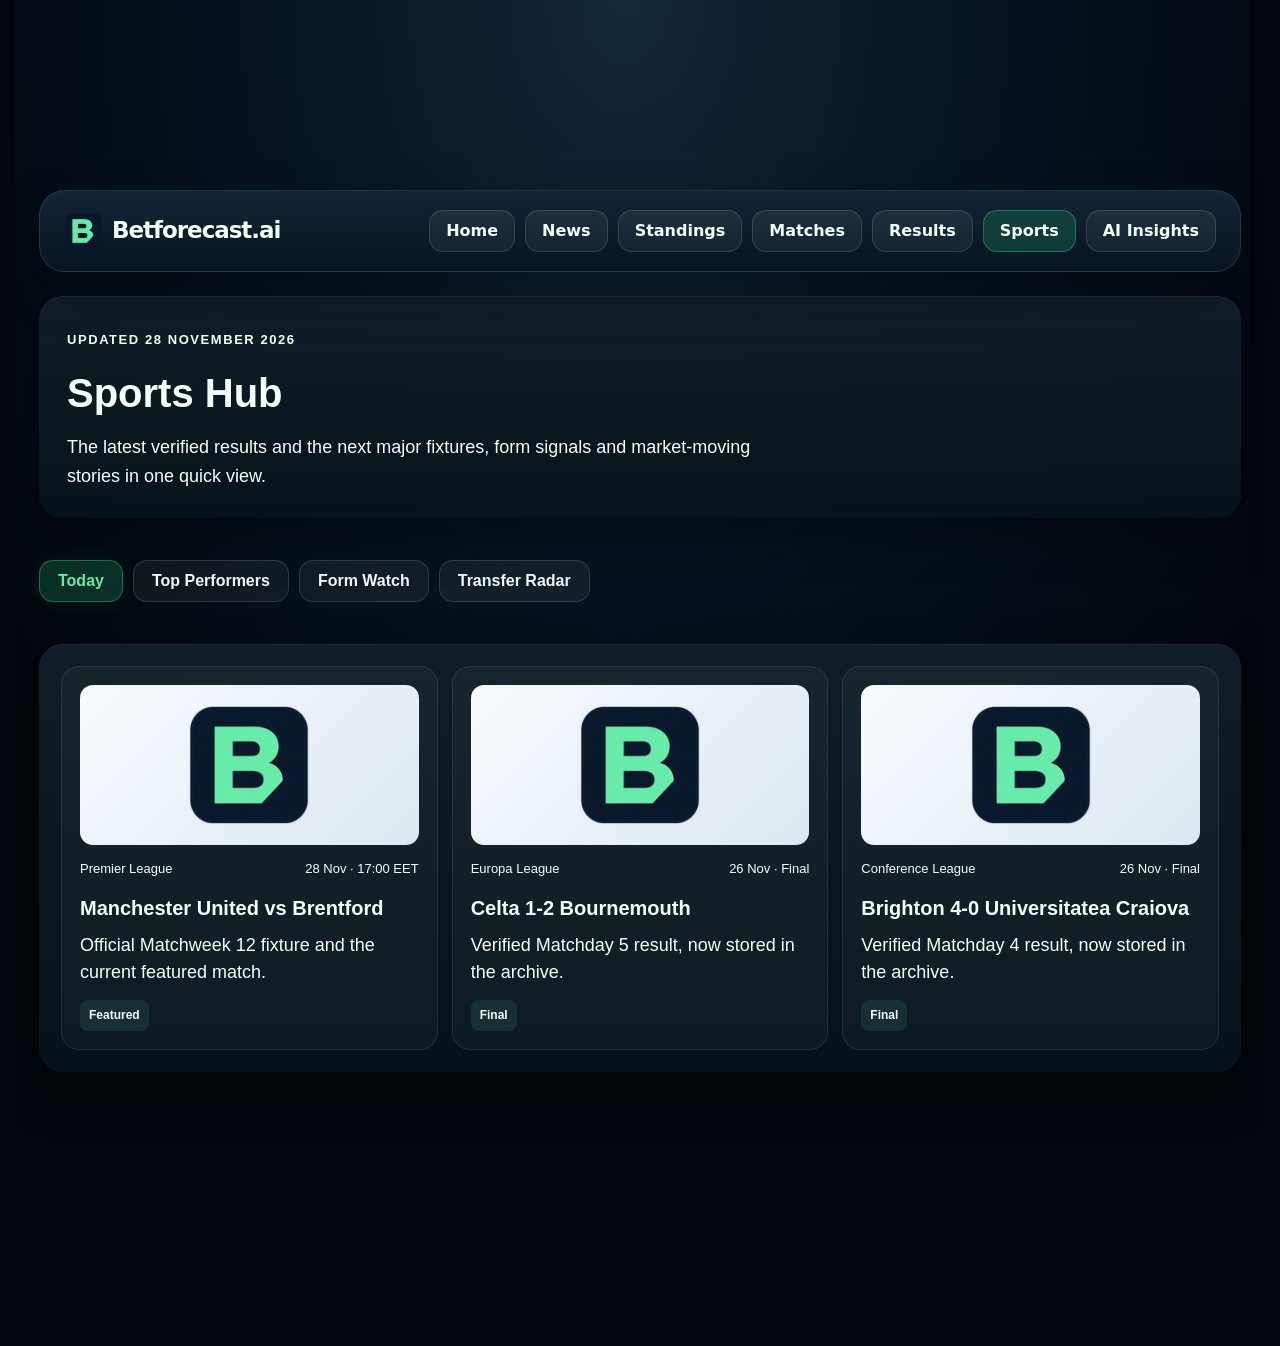
<file: sports.html>
<!DOCTYPE html>
<html lang="en">
<head>
  <meta charset="UTF-8">
  <meta name="viewport" content="width=device-width, initial-scale=1.0">
  <title>Betforecast.ai | Sports Hub</title>
  <link rel="stylesheet" href="css/style.css?v=19">
  <style>
    *{box-sizing:border-box}html,body{margin:0;min-height:100%;background:#020b13;color:#f8fafc;font-family:Inter,system-ui,sans-serif}body{padding-top:190px}.sports-shell{width:min(1240px,calc(100vw - 48px));margin:28px auto 48px}.sports-hero,.sports-panel{background:linear-gradient(180deg,rgba(18,38,55,.97),rgba(8,20,32,.98));border:1px solid rgba(94,224,164,.16);border-radius:24px;box-shadow:0 18px 50px rgba(0,0,0,.3)}.sports-hero{padding:28px}.eyebrow{color:#5ee0a4;font-size:13px;font-weight:800;letter-spacing:.12em;text-transform:uppercase}.sports-hero h1{font-size:40px;margin:8px 0}.sports-hero p{color:#a9bbc9;margin:0;max-width:720px;line-height:1.6}.sports-tabs{display:flex;gap:10px;flex-wrap:wrap;margin:18px 0}.sports-tab{border:1px solid rgba(94,224,164,.22);background:#0d2232;color:#dce8ef;border-radius:999px;padding:11px 17px;font-weight:750;cursor:pointer}.sports-tab.active{background:#5ee0a4;color:#042015}.sports-panel{padding:22px}.tab-view{display:none}.tab-view.active{display:block}.card-grid{display:grid;grid-template-columns:repeat(3,minmax(0,1fr));gap:14px}.sport-card{display:block;overflow:hidden;padding:18px;border:1px solid rgba(255,255,255,.08);border-radius:18px;background:rgba(255,255,255,.035);color:inherit;text-decoration:none}.sport-card:hover{border-color:rgba(94,224,164,.42);transform:translateY(-1px)}.sport-card__image{width:100%;height:160px;object-fit:cover;border-radius:13px;margin-bottom:14px;background:#081824}.sport-card__image--logo{object-fit:contain;padding:18px;background:linear-gradient(135deg,#f7fbff,#dce8ef)}.sport-card__meta{display:flex;justify-content:space-between;gap:12px;color:#8fa8b8;font-size:13px}.sport-card h2{font-size:20px;margin:12px 0 8px}.sport-card p{color:#a9bbc9;line-height:1.5;margin:0}.signal{display:inline-block;margin-top:14px;padding:6px 9px;border-radius:8px;background:rgba(94,224,164,.1);color:#7df0ba;font-size:12px;font-weight:800}.header{position:relative;z-index:30}.header-inner{width:min(1240px,calc(100vw - 48px));margin:auto;padding:14px 24px;display:flex;align-items:center;justify-content:space-between;gap:18px;background:linear-gradient(180deg,rgba(18,38,55,.97),rgba(8,20,32,.98));border:1px solid rgba(94,224,164,.16);border-radius:26px}.bf-logo{display:flex;align-items:center;gap:9px;color:#fff;text-decoration:none;font-size:22px;font-weight:900}.bf-logo img{width:30px;height:30px}.bf-logo span span{color:#5ee0a4}.topbar-menu{display:flex;gap:8px;flex-wrap:wrap;justify-content:center}.topbar-menu a{color:#dce8ef;text-decoration:none;padding:9px 11px;border-radius:12px;font-size:14px}.topbar-menu a.active,.topbar-menu a:hover{background:rgba(94,224,164,.13);color:#6feab3}@media(max-width:900px){body{padding-top:100px}.sports-shell,.header-inner{width:calc(100% - 20px)}.header-inner{flex-direction:column}.topbar-menu{display:grid;grid-template-columns:repeat(4,minmax(0,1fr));width:100%}.topbar-menu a{text-align:center;font-size:12px;padding:9px 3px}.card-grid{grid-template-columns:1fr}.sports-hero h1{font-size:30px}}@media(max-width:520px){.sports-shell{width:calc(100% - 12px)}.sports-hero,.sports-panel{padding:16px}.sports-tabs{display:grid;grid-template-columns:1fr 1fr}.sports-tab{padding:10px 8px}.topbar-menu{grid-template-columns:repeat(3,minmax(0,1fr))}}
  </style>
  <link rel="stylesheet" href="css/nav-unified.css?v=4">
  <link rel="icon" type="image/png" href="assets/bet-logo.png?v=2">
  <link rel="stylesheet" href="css/site-layout.css?v=2">
</head>
<body class="theme-dark site-skin-1win sports-page bf-layout">
  <header class="site-header">
    <a class="site-brand" href="index.html" aria-label="Betforecast.ai home">
      <img src="assets/bet-logo.png?v=2" alt="" width="38" height="38">
      <span>Betforecast<span class="site-brand-accent">.ai</span></span>
    </a>
    <button class="site-menu-toggle" type="button" aria-label="Open menu" aria-expanded="false" aria-controls="site-navigation">
      <svg width="20" height="20" viewBox="0 0 20 20" aria-hidden="true"><path d="M3 5h14M3 10h14M3 15h14" fill="none" stroke="currentColor" stroke-width="2" stroke-linecap="round"/></svg>
    </button>
    <nav class="site-navigation" id="site-navigation" aria-label="Main navigation">
      <a href="index.html">Home</a>
      <a href="news.html">News</a>
      <a href="standings.html">Standings</a>
      <a href="match.html">Matches</a>
      <a href="results.html">Results</a>
      <a href="sports.html" aria-current="page">Sports</a>
      <a href="ai-insights.html">AI Insights</a>
    </nav>
  </header>
  <main class="sports-shell">
    <section class="sports-hero"><span class="eyebrow">Updated 28 November 2026</span><h1>Sports Hub</h1><p>The latest verified results and the next major fixtures, form signals and market-moving stories in one quick view.</p></section>
    <div class="sports-tabs" role="tablist" aria-label="Sports views">
      <button class="sports-tab active" data-tab="today" role="tab">Today</button><button class="sports-tab" data-tab="performers" role="tab">Top Performers</button><button class="sports-tab" data-tab="form" role="tab">Form Watch</button><button class="sports-tab" data-tab="radar" role="tab">Transfer Radar</button>
    </div>
    <section class="sports-panel">
      <div class="tab-view active" id="today"><div class="card-grid">
        <a class="sport-card" href="match.html?id=man-united-brentford-nov28"><img class="sport-card__image sport-card__image--logo" src="assets/bet-logo.png?v=2" alt="Premier League fixture" loading="lazy"><div class="sport-card__meta"><span>Premier League</span><span>28 Nov · 17:00 EET</span></div><h2>Manchester United vs Brentford</h2><p>Official Matchweek 12 fixture and the current featured match.</p><span class="signal">Featured</span></a>
        <a class="sport-card" href="results.html"><img class="sport-card__image sport-card__image--logo" src="assets/bet-logo.png?v=2" alt="Europa League result" loading="lazy"><div class="sport-card__meta"><span>Europa League</span><span>26 Nov · Final</span></div><h2>Celta 1-2 Bournemouth</h2><p>Verified Matchday 5 result, now stored in the archive.</p><span class="signal">Final</span></a>
        <a class="sport-card" href="results.html"><img class="sport-card__image sport-card__image--logo" src="assets/bet-logo.png?v=2" alt="Conference League result" loading="lazy"><div class="sport-card__meta"><span>Conference League</span><span>26 Nov · Final</span></div><h2>Brighton 4-0 Universitatea Craiova</h2><p>Verified Matchday 4 result, now stored in the archive.</p><span class="signal">Final</span></a>
      </div></div>
      <div class="tab-view" id="performers"><div class="card-grid">
        <article class="sport-card"><img class="sport-card__image sport-card__image--logo" src="https://flagcdn.com/w320/no.png" alt="Norway flag" loading="lazy"><div class="sport-card__meta"><span>Nations League</span><span>17 Nov</span></div><h2>Norway</h2><p>Won 3-2 in Denmark with Erling Haaland scoring twice.</p><span class="signal">Away win</span></article>
        <article class="sport-card"><img class="sport-card__image sport-card__image--logo" src="https://flagcdn.com/w320/pt.png" alt="Portugal flag" loading="lazy"><div class="sport-card__meta"><span>Nations League</span><span>17 Nov</span></div><h2>Portugal</h2><p>Beat Wales 3-2 in Cardiff with ten men.</p><span class="signal">Group winners</span></article>
        <article class="sport-card"><img class="sport-card__image sport-card__image--logo" src="https://flagcdn.com/w320/ie.png" alt="Ireland flag" loading="lazy"><div class="sport-card__meta"><span>Nations League</span><span>17 Nov</span></div><h2>Republic of Ireland</h2><p>Closed the league phase with a 3-0 win over Kosovo.</p><span class="signal">Clean sheet</span></article>
      </div></div>
      <div class="tab-view" id="form"><div class="card-grid">
        <article class="sport-card"><img class="sport-card__image sport-card__image--logo" src="https://resources.premierleague.com/premierleague/badges/50/t3.png" alt="Arsenal crest" loading="lazy"><div class="sport-card__meta"><span>Premier League</span><span>Table</span></div><h2>Arsenal lead</h2><p>Nine wins, one draw and one loss from eleven matches; goal difference +10.</p><span class="signal">28 points</span></article>
        <article class="sport-card"><img class="sport-card__image sport-card__image--logo" src="https://resources.premierleague.com/premierleague/badges/50/t36.png" alt="Brighton crest" loading="lazy"><div class="sport-card__meta"><span>Premier League</span><span>Table</span></div><h2>Brighton climb to second</h2><p>Seven wins and one draw from eleven matches after defeat at Hull.</p><span class="signal">22 points</span></article>
        <a class="sport-card" href="standings.html"><img class="sport-card__image sport-card__image--logo" src="https://flagcdn.com/w320/gb-eng.png" alt="England flag" loading="lazy"><div class="sport-card__meta"><span>Premier League</span><span>Verified</span></div><h2>Matchweek 12 underway</h2><p>Forest 3-2 Chelsea is in Recent; nine confirmed fixtures remain in Upcoming.</p><span class="signal">Checked 28 Nov</span></a>
      </div></div>
      <div class="tab-view" id="radar"><div class="card-grid">
        <a class="sport-card" href="results.html"><img class="sport-card__image sport-card__image--logo" src="https://resources.premierleague.com/premierleague/badges/50/t14.png" alt="Liverpool crest" loading="lazy"><div class="sport-card__meta"><span>Premier League</span><span>22 Nov</span></div><h2>Liverpool 4-0 Man United</h2><p>Mauricio Pochettino’s United debut ended in a heavy defeat.</p><span class="signal">Final</span></a>
        <a class="sport-card" href="results.html"><img class="sport-card__image sport-card__image--logo" src="https://flagcdn.com/w320/gb-eng.png" alt="English football" loading="lazy"><div class="sport-card__meta"><span>Premier League</span><span>27 Nov</span></div><h2>Nottm Forest 3-2 Chelsea</h2><p>Friday’s verified final score is archived and included in the table.</p><span class="signal">Final</span></a>
        <a class="sport-card" href="standings.html"><img class="sport-card__image sport-card__image--logo" src="https://flagcdn.com/w320/gb-eng.png" alt="English football" loading="lazy"><div class="sport-card__meta"><span>Premier League</span><span>27–29 Nov</span></div><h2>Matchweek 12</h2><p>Nine upcoming fixtures remain, led today by Man United–Brentford and Ipswich–Aston Villa.</p><span class="signal">Next</span></a>
      </div></div>
    </section>
  </main>
  <script>document.querySelectorAll('.sports-tab').forEach(function(button){button.addEventListener('click',function(){document.querySelectorAll('.sports-tab').forEach(function(item){item.classList.remove('active')});document.querySelectorAll('.tab-view').forEach(function(view){view.classList.remove('active')});button.classList.add('active');document.getElementById(button.dataset.tab).classList.add('active')})});</script>
  <script src="/js/site-skin-manager.js?v=38"></script>
  <script src="js/nav-unified.js?v=2"></script>
</body>
</html>
</file>
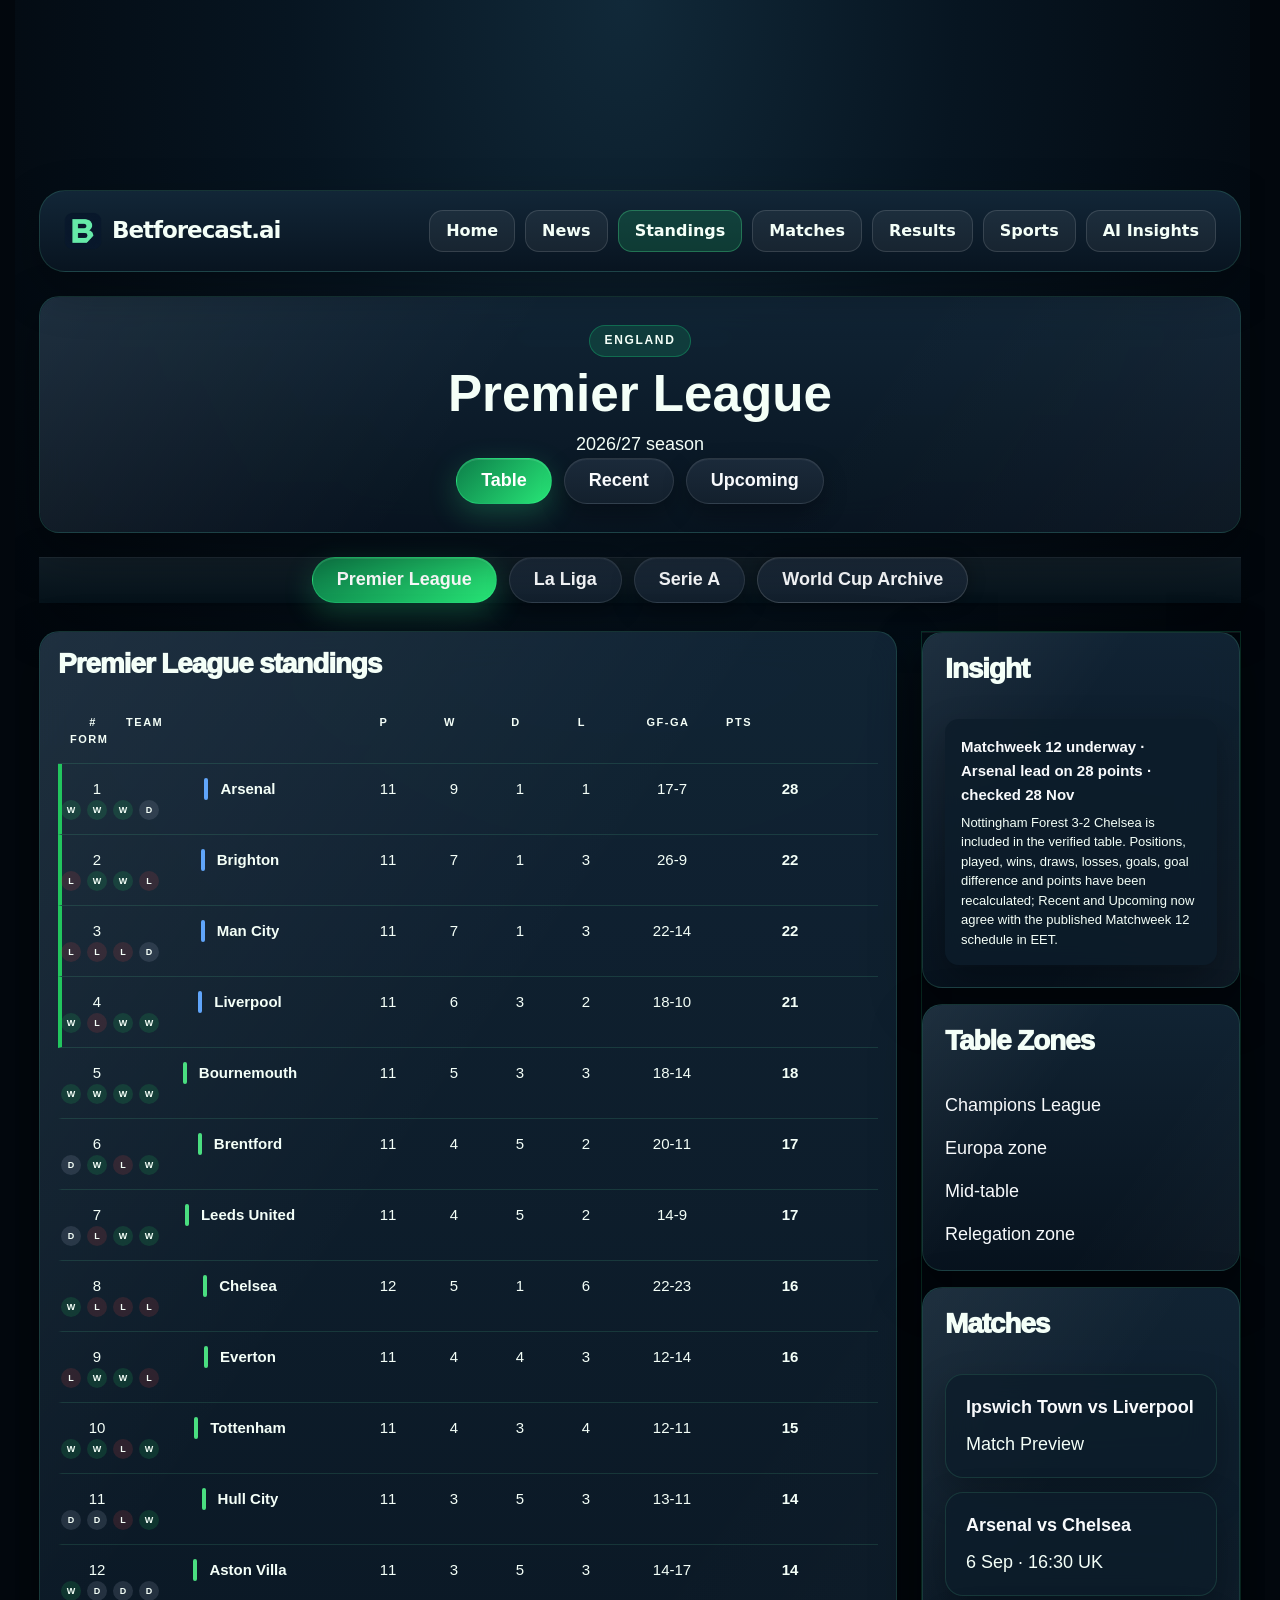
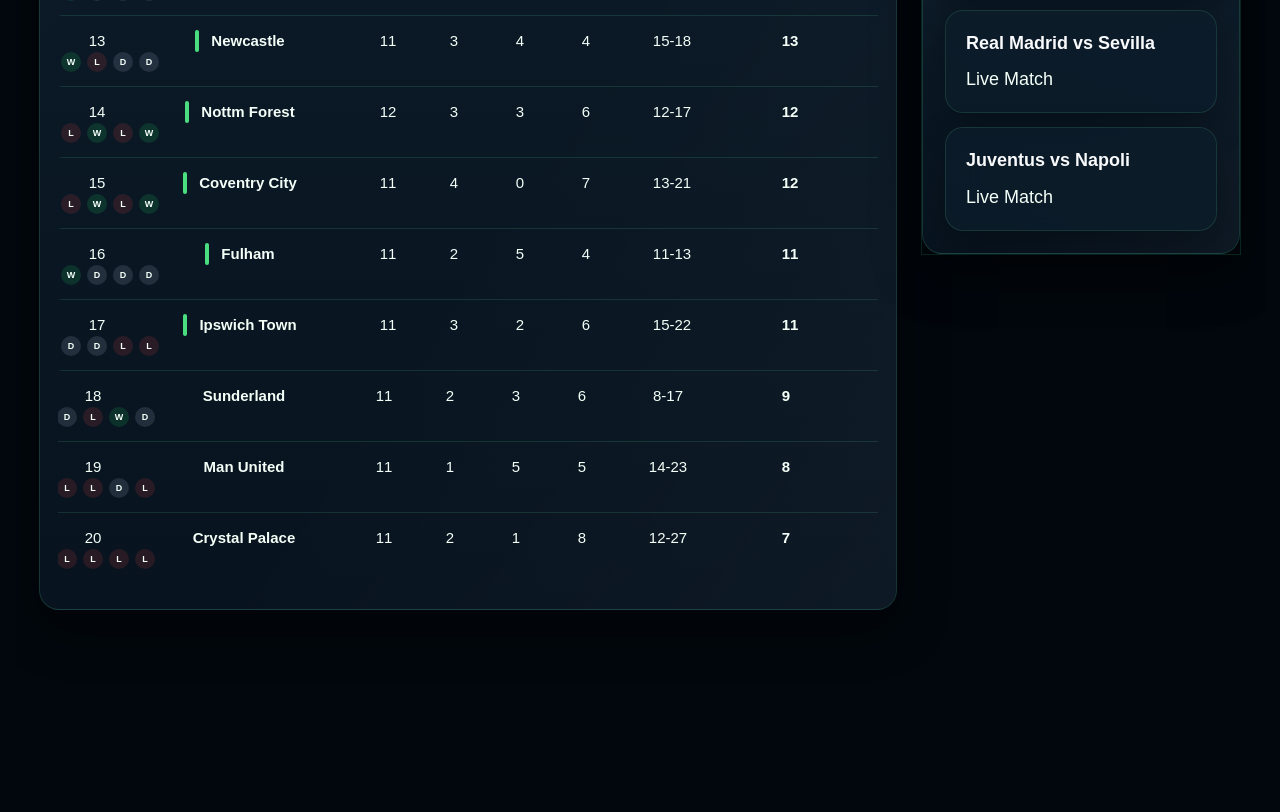
<file: standings.html>
<!DOCTYPE html>
<html lang="en">
<head>
  <meta charset="UTF-8">

  <meta
    name="viewport"
    content="width=device-width, initial-scale=1.0"
  >

  <title>Betforecast.ai | Standings</title>

  <link rel="stylesheet" href="css/style.css?v=19">

  <script
    src="https://cdn.counter.dev/script.js"
    data-id="1a42378c-7a8a-4f3e-8296-a7a9f8655098"
    data-utcoffset="3">
  </script>

  <style>
    :root {
      --bf-shell-width: 1240px;
      --bf-page-gap: 48px;

      --bf-panel-background:
        linear-gradient(
          180deg,
          rgba(18, 38, 55, 0.96),
          rgba(8, 20, 32, 0.97)
        );

      --bf-panel-border:
        1px solid rgba(94, 224, 164, 0.16);
    }

    * {
      box-sizing: border-box;
    }

    html,
    body {
      width: 100%;
      min-height: 100%;
      margin: 0;
      padding: 0;
      overflow-x: hidden;
    }

    body.site-skin-1win {
      min-height: 100vh;
      padding-top: 190px !important;

      color: #f8fafc;

      background-color: #020b13 !important;
      background-image:
        none !important;
      background-repeat: no-repeat !important;
      background-position: center top !important;
      background-size: 1920px auto !important;
      background-attachment: scroll !important;

      overflow-x: hidden !important;
    }

    /* ========================================
       DESKTOP HEADER
       ======================================== */

    body.site-skin-1win .header {
      position: relative !important;
      z-index: 30 !important;

      width: 100% !important;
      margin: 0 !important;
      padding: 0 !important;

      background: transparent !important;
      border: 0 !important;
      box-shadow: none !important;
      backdrop-filter: none !important;
    }

    body.site-skin-1win .header-inner {
      position: relative !important;
      z-index: 30 !important;

      width: min(
        var(--bf-shell-width),
        calc(100vw - var(--bf-page-gap))
      ) !important;

      max-width: var(--bf-shell-width) !important;
      min-height: 82px;

      margin: 0 auto !important;
      padding: 14px 24px !important;

      display: grid !important;
      grid-template-columns:
        220px minmax(0, 1fr) 220px !important;
      align-items: center !important;
      gap: 18px !important;

      background: var(--bf-panel-background) !important;
      border: var(--bf-panel-border) !important;
      border-radius: 26px !important;

      box-shadow:
        0 18px 50px rgba(0, 0, 0, 0.32) !important;

      backdrop-filter: blur(14px) !important;
      -webkit-backdrop-filter: blur(14px) !important;
    }

    /* Пустая правая колонка удерживает меню по центру */
    body.site-skin-1win .header-inner::after {
      content: "";
      display: block;
      width: 220px;
      height: 1px;
    }

    body.site-skin-1win .bf-logo {
      justify-self: start !important;

      width: auto !important;
      min-width: 0 !important;
      flex: 0 0 auto !important;
    }

    body.site-skin-1win .topbar-menu {
      justify-self: center !important;

      width: max-content !important;
      max-width: 100% !important;

      display: flex !important;
      align-items: center !important;
      justify-content: center !important;
      flex-wrap: nowrap !important;
      gap: 10px !important;
    }

    body.site-skin-1win .topbar-menu a {
      flex: 0 0 auto !important;
      white-space: nowrap !important;
    }

    /* Удалённая функция темы */
    body.site-skin-1win .topbar-actions,
    body.site-skin-1win .theme-switch {
      display: none !important;
    }

    /* ========================================
       DESKTOP PAGE SHELL
       ======================================== */

    body.site-skin-1win .standings-page-wrap {
      position: relative !important;
      z-index: 20 !important;

      width: min(
        var(--bf-shell-width),
        calc(100vw - var(--bf-page-gap))
      ) !important;

      max-width: var(--bf-shell-width) !important;

      margin: 28px auto 0 !important;
      padding: 0 0 40px !important;
    }

    /* ========================================
       SIDE BANNERS
       ======================================== */

    body.site-skin-1win .side-banner {
      position: fixed !important;
      top: 400px !important;
      z-index: 30 !important;
    }

    body.site-skin-1win .left-banner {
      left: 24px !important;
      right: auto !important;
    }

    body.site-skin-1win .right-banner {
      right: 24px !important;
      left: auto !important;
    }

    /* ========================================
       CLICKABLE BACKGROUND
       ======================================== */

    body.site-skin-1win .skin-click {
      position: fixed !important;
      z-index: 2 !important;

      display: block !important;

      background: transparent !important;
      text-decoration: none !important;
    }

    body.site-skin-1win .skin-click-top {
      top: 0 !important;
      left: 50% !important;

      width: min(100vw, 1920px) !important;
      height: 165px !important;

      transform: translateX(-50%) !important;
    }

    body.site-skin-1win .skin-click-left {
      top: 165px !important;
      bottom: 0 !important;
      left: 0 !important;

      width: max(
        0px,
        calc((100vw - var(--bf-shell-width)) / 2)
      ) !important;

      max-width: 320px !important;
    }

    body.site-skin-1win .skin-click-right {
      top: 165px !important;
      right: 0 !important;
      bottom: 0 !important;

      width: max(
        0px,
        calc((100vw - var(--bf-shell-width)) / 2)
      ) !important;

      max-width: 320px !important;
    }

    body.site-skin-1win .content-banner {
      position: relative !important;
      z-index: 20 !important;
    }

    /* ========================================
       TABLET
       ======================================== */

    @media (max-width: 1100px) {
      body.site-skin-1win .header-inner {
        grid-template-columns: 1fr !important;
        justify-items: center !important;
      }

      body.site-skin-1win .header-inner::after {
        display: none !important;
      }

      body.site-skin-1win .bf-logo {
        justify-self: center !important;
      }

      body.site-skin-1win .topbar-menu {
        width: 100% !important;
        flex-wrap: wrap !important;
      }
    }

    /* ========================================
       MOBILE
       ======================================== */

    @media (max-width: 768px) {
      html,
      body {
        width: 100% !important;
        max-width: 100% !important;

        margin: 0 !important;
        padding: 0 !important;

        overflow-x: hidden !important;
        zoom: 1 !important;
      }

      body.site-skin-1win {
        min-height: 100vh !important;

        /* Место под верхний мобильный фрагмент скина */
        padding-top: 112px !important;

        background-color: #020b13 !important;

        background-image:
          linear-gradient(
            180deg,
            rgba(2, 11, 19, 0.02) 0,
            rgba(2, 11, 19, 0.18) 110px,
            rgba(2, 11, 19, 0.90) 270px,
            #020b13 390px
          ),
          none !important;

        background-repeat: no-repeat !important;

        background-position:
          top center,
          top center !important;

        background-size:
          100% 390px,
          auto 340px !important;

        background-attachment: scroll !important;
        overflow-x: hidden !important;
      }

      /* Вертикальная реклама на телефоне отключена */
      body.site-skin-1win .side-banner,
      body.site-skin-1win .left-banner,
      body.site-skin-1win .right-banner,
      body.site-skin-1win .banner-728,
      body.site-skin-1win .desktop-ad,
      body.site-skin-1win .content-banner {
        display: none !important;
      }

      /* Боковые кликабельные зоны выключены */
      body.site-skin-1win .skin-click-left,
      body.site-skin-1win .skin-click-right {
        display: none !important;
      }

      /* Верх мобильного скина остаётся кликабельным */
      body.site-skin-1win .skin-click-top {
        position: absolute !important;
        top: 0 !important;
        left: 0 !important;

        display: block !important;

        width: 100% !important;
        height: 112px !important;

        transform: none !important;
        z-index: 2 !important;
      }

      /* ====================================
         MOBILE HEADER
         ==================================== */

      body.site-skin-1win .header {
        position: relative !important;
        z-index: 30 !important;

        width: 100% !important;
        max-width: 100% !important;

        margin: 0 !important;
        padding: 0 !important;

        background: transparent !important;
        border: 0 !important;
        box-shadow: none !important;
      }

      body.site-skin-1win .header-inner {
        width: calc(100vw - 20px) !important;
        max-width: calc(100vw - 20px) !important;

        min-height: 0 !important;

        margin: 8px auto 0 !important;
        padding: 12px 10px !important;

        display: flex !important;
        flex-direction: column !important;
        align-items: center !important;
        gap: 10px !important;

        background:
          linear-gradient(
            180deg,
            rgba(18, 38, 55, 0.97),
            rgba(8, 20, 32, 0.98)
          ) !important;

        border:
          1px solid rgba(94, 224, 164, 0.18) !important;

        border-radius: 18px !important;

        box-shadow:
          0 14px 34px rgba(0, 0, 0, 0.34) !important;

        backdrop-filter: blur(12px) !important;
        -webkit-backdrop-filter: blur(12px) !important;
      }

      body.site-skin-1win .header-inner::after {
        display: none !important;
      }

      body.site-skin-1win .bf-logo {
        width: 100% !important;

        display: flex !important;
        justify-content: center !important;

        font-size: 23px !important;
        line-height: 1 !important;
      }

      body.site-skin-1win .bf-logo img {
        width: 28px !important;
        height: 28px !important;
      }

      /* Три пункта меню в строке */
      body.site-skin-1win .topbar-menu {
        width: 100% !important;
        max-width: 100% !important;

        display: grid !important;
        grid-template-columns:
          repeat(3, minmax(0, 1fr)) !important;

        gap: 8px !important;
        overflow: visible !important;
      }

      body.site-skin-1win .topbar-menu a {
        width: 100% !important;
        min-width: 0 !important;

        display: flex !important;
        align-items: center !important;
        justify-content: center !important;

        padding: 10px 5px !important;

        font-size: 13px !important;
        line-height: 1.1 !important;
        text-align: center !important;
        white-space: nowrap !important;

        border-radius: 13px !important;
      }

      /* ====================================
         MOBILE PAGE
         ==================================== */

      body.site-skin-1win .standings-page-wrap {
        width: calc(100vw - 20px) !important;
        max-width: calc(100vw - 20px) !important;

        margin: 14px auto 0 !important;
        padding: 0 0 28px !important;

        overflow: visible !important;
      }

      .standings-league-bar,
      .standings-filter-row,
      .standings-layout,
      .standings-main,
      .standings-panel,
      .standings-sidebar,
      .side-block {
        width: 100% !important;
        max-width: 100% !important;
        min-width: 0 !important;

        margin-left: auto !important;
        margin-right: auto !important;

        transform: none !important;
      }

      /* Верхний блок лиги */
      .standings-league-bar {
        display: flex !important;
        flex-direction: column !important;
        align-items: stretch !important;
        gap: 14px !important;

        padding: 18px 14px !important;

        border-radius: 20px !important;
        text-align: left !important;

        overflow: hidden !important;
      }

      .standings-league-main {
        width: 100% !important;
        max-width: 100% !important;
        min-width: 0 !important;

        text-align: left !important;
      }

      .standings-league-badge,
      #league-country {
        display: block !important;

        width: 100% !important;
        max-width: 100% !important;

        font-size: 11px !important;
        letter-spacing: 3px !important;

        white-space: normal !important;
        overflow-wrap: anywhere !important;
        text-align: left !important;
      }

      #league-name {
        width: 100% !important;
        max-width: 100% !important;
        min-width: 0 !important;

        margin: 7px 0 4px !important;

        font-size: 28px !important;
        line-height: 1.05 !important;

        white-space: normal !important;
        overflow-wrap: anywhere !important;
        text-align: left !important;
      }

      #league-season {
        width: 100% !important;
        max-width: 100% !important;

        margin: 0 !important;

        font-size: 14px !important;
        line-height: 1.3 !important;

        white-space: normal !important;
        overflow-wrap: anywhere !important;
        text-align: left !important;
      }

      /* Table / Recent / Upcoming в одну строку */
      .standings-league-tabs {
        width: 100% !important;
        max-width: 100% !important;

        display: grid !important;
        grid-template-columns:
          repeat(3, minmax(0, 1fr)) !important;

        gap: 7px !important;
      }

      .standings-view-tab,
      .standings-view-tab[data-view="upcoming"] {
        width: 100% !important;
        min-width: 0 !important;
        max-width: 100% !important;

        grid-column: auto !important;

        padding: 11px 5px !important;

        font-size: 13px !important;
        line-height: 1.1 !important;

        border-radius: 14px !important;
      }

      /* Фильтр лиг двигается пальцем */
      .standings-filter-row {
        overflow-x: auto !important;
        overflow-y: hidden !important;

        -webkit-overflow-scrolling: touch;
        scrollbar-width: none;
      }

      .standings-filter-row::-webkit-scrollbar {
        display: none;
      }

      .league-filter-list {
        width: max-content !important;
        min-width: 100% !important;

        display: flex !important;
        flex-wrap: nowrap !important;
        gap: 8px !important;

        padding: 2px 0 8px !important;
      }

      /* Основные блоки одной колонкой */
      .standings-layout {
        display: flex !important;
        flex-direction: column !important;
        gap: 16px !important;
      }

      .standings-main,
      .standings-sidebar {
        width: 100% !important;
        display: block !important;
      }

      .standings-panel,
      .side-block {
        width: 100% !important;

        margin: 0 0 16px !important;
        padding: 18px 12px !important;

        border-radius: 20px !important;
        overflow: hidden !important;
      }

      .panel-head {
        width: 100% !important;
        margin-bottom: 14px !important;
      }

      .panel-head h2,
      #standings-panel-title {
        width: 100% !important;
        max-width: 100% !important;

        margin: 0 !important;

        font-size: 26px !important;
        line-height: 1.08 !important;

        white-space: normal !important;
        overflow-wrap: anywhere !important;
        text-align: left !important;
      }

      /* ====================================
         MOBILE TABLE SCROLL
         ==================================== */

      .standings-table-wrap,
      .standings-alt-wrap {
        width: 100% !important;
        max-width: 100% !important;

        overflow-x: auto !important;
        overflow-y: hidden !important;

        -webkit-overflow-scrolling: touch;

        padding-bottom: 6px !important;
      }

      .standings-table-wrap table,
      .standings-alt-wrap table {
        width: 100% !important;
        min-width: 680px !important;

        table-layout: auto !important;
      }

      .standings-table-wrap th,
      .standings-table-wrap td,
      .standings-alt-wrap th,
      .standings-alt-wrap td {
        padding: 9px 7px !important;
        white-space: nowrap !important;
      }

      .team-cell,
      .team-name,
      .club-name {
        max-width: 190px !important;

        font-size: 16px !important;
        line-height: 1.15 !important;

        white-space: nowrap !important;
      }

      .team-logo,
      .club-logo,
      .team-cell img {
        width: 25px !important;
        height: 25px !important;
        flex: 0 0 25px !important;
      }

      /* Sidebar blocks */
      .news-focus-box,
      .news-focus-box p,
      .related-match-item,
      .related-match-item strong,
      .related-match-item span,
      .standings-legend,
      .standings-legend div {
        width: 100% !important;
        max-width: 100% !important;

        white-space: normal !important;
        overflow-wrap: anywhere !important;
      }

      .news-focus-box p,
      .standings-legend div,
      .related-match-item strong {
        font-size: 16px !important;
        line-height: 1.35 !important;
      }

      .related-match-item {
        padding: 13px 12px !important;
        border-radius: 14px !important;
      }

      /* Если добавим мобильный баннер */
      body.site-skin-1win .mobile-ad,
      body.site-skin-1win .adhit-300x250 {
        position: relative !important;
        z-index: 20 !important;

        display: flex !important;
        justify-content: center !important;

        width: 100% !important;
        max-width: 100% !important;

        margin: 18px auto !important;
        overflow: hidden !important;
      }
    }

    /* ========================================
       SMALL MOBILE
       ======================================== */

    @media (max-width: 420px) {
      body.site-skin-1win {
        padding-top: 96px !important;

        background-size:
          100% 330px,
          auto 290px !important;
      }

      body.site-skin-1win .skin-click-top {
        height: 96px !important;
      }

      body.site-skin-1win .header-inner {
        width: calc(100vw - 16px) !important;
        max-width: calc(100vw - 16px) !important;

        margin-top: 6px !important;
      }

      body.site-skin-1win .standings-page-wrap {
        width: calc(100vw - 16px) !important;
        max-width: calc(100vw - 16px) !important;
      }

      body.site-skin-1win .topbar-menu {
        gap: 6px !important;
      }

      body.site-skin-1win .topbar-menu a {
        padding: 9px 3px !important;
        font-size: 12px !important;
      }

      #league-name {
        font-size: 26px !important;
      }

      .panel-head h2,
      #standings-panel-title {
        font-size: 24px !important;
      }
    }
  </style>
  <link rel="stylesheet" href="css/nav-unified.css?v=1">
  <link rel="icon" type="image/png" href="assets/bet-logo.png?v=2">
  <link rel="stylesheet" href="css/site-layout.css?v=2">
</head>

<body class="theme-dark site-skin-1win bf-layout">

  <!-- Кликабельный фон 1win -->


<!-- Боковые баннеры -->
  <div class="side-banner left-banner">
    <ins
      class="ins-zone"
      data-zone="163622">
    </ins>
  </div>

  <div class="side-banner right-banner">
    <ins
      class="ins-zone"
      data-zone="163622">
    </ins>
  </div>

  <!-- Header -->
  <header class="site-header">
    <a class="site-brand" href="index.html" aria-label="Betforecast.ai home">
      <img src="assets/bet-logo.png?v=2" alt="" width="38" height="38">
      <span>Betforecast<span class="site-brand-accent">.ai</span></span>
    </a>
    <button class="site-menu-toggle" type="button" aria-label="Open menu" aria-expanded="false" aria-controls="site-navigation">
      <svg width="20" height="20" viewBox="0 0 20 20" aria-hidden="true"><path d="M3 5h14M3 10h14M3 15h14" fill="none" stroke="currentColor" stroke-width="2" stroke-linecap="round"/></svg>
    </button>
    <nav class="site-navigation" id="site-navigation" aria-label="Main navigation">
      <a href="index.html">Home</a>
      <a href="news.html">News</a>
      <a href="standings.html" aria-current="page">Standings</a>
      <a href="match.html">Matches</a>
      <a href="results.html">Results</a>
      <a href="sports.html">Sports</a>
      <a href="ai-insights.html">AI Insights</a>
    </nav>
  </header>

  <!-- Main -->
  <main class="standings-page-wrap page-shell">

    <section class="standings-league-bar panel">

      <div class="standings-league-main">

        <div
          class="standings-league-badge"
          id="league-country">
          England
        </div>

        <h1 id="league-name">
          Premier League
        </h1>

        <p id="league-season">
          2026/27 season
        </p>

      </div>

      <div class="standings-league-tabs">

        <button
          type="button"
          class="standings-view-tab active"
          data-view="table">
          Table
        </button>

        <button
          type="button"
          class="standings-view-tab"
          data-view="last">
          Recent
        </button>

        <button
          type="button"
          class="standings-view-tab"
          data-view="upcoming">
          Upcoming
        </button>

      </div>

    </section>

    <section class="standings-filter-row">
      <div
        id="league-filter-list"
        class="league-filter-list">
      </div>
    </section>

    <section class="standings-layout">

      <div class="standings-main">

        <section class="panel standings-panel">

          <div class="panel-head">
            <h2 id="standings-panel-title">
              League Table
            </h2>
          </div>

          <div
            id="standings-table-wrap"
            class="standings-table-wrap">
          </div>

          <div
            id="standings-last-wrap"
            class="standings-alt-wrap hidden-view">
          </div>

          <div
            id="standings-upcoming-wrap"
            class="standings-alt-wrap hidden-view">
          </div>

        </section>

      </div>

      <aside class="standings-sidebar">

        <section class="panel side-block">

          <div class="panel-head">
            <h2>Insight</h2>
          </div>

          <div class="news-focus-box">

            <strong id="league-insight-title">
              Matchweek 3 starts today
            </strong>

            <p id="league-insight-text">
              Manchester City lead after two rounds. Ipswich Town host Liverpool tonight at 20:00 UK.
            </p>

          </div>

        </section>

        <section class="panel side-block">

          <div class="panel-head">
            <h2>Table Zones</h2>
          </div>

          <div class="standings-legend">

            <div>
              <span class="legend-dot legend-cl"></span>
              Champions League
            </div>

            <div>
              <span class="legend-dot legend-el"></span>
              Europa zone
            </div>

            <div>
              <span class="legend-dot legend-safe"></span>
              Mid-table
            </div>

            <div>
              <span class="legend-dot legend-rel"></span>
              Relegation zone
            </div>

          </div>

        </section>

        <section class="panel side-block">

          <div class="panel-head">
            <h2>Matches</h2>
          </div>

          <div class="related-match-list">

            <a
              class="related-match-item"
              href="match.html?game=mci_ars">

              <strong>
                Ipswich Town vs Liverpool
              </strong>

              <span>
                Match Preview
              </span>
            </a>

            <a
              class="related-match-item"
              href="match.html?game=liv_tot_live">

              <strong>
                Arsenal vs Chelsea
              </strong>

              <span>
                6 Sep · 16:30 UK
              </span>
            </a>

            <a
              class="related-match-item"
              href="match.html?game=rm_sev_live">

              <strong>
                Real Madrid vs Sevilla
              </strong>

              <span>
                Live Match
              </span>
            </a>

            <a
              class="related-match-item"
              href="match.html?game=juv_nap_live">

              <strong>
                Juventus vs Napoli
              </strong>

              <span>
                Live Match
              </span>
            </a>

          </div>

        </section>

      </aside>

    </section>

    <!-- Desktop content banner -->
    <div class="content-banner">
      <ins
        class="ins-zone"
        data-zone="163631">
      </ins>
    </div>

  </main>

    <script src="/js/site-skin-manager.js?v=38"></script>
<script src="api-config.js"></script>

  <script src="js/standings-live.js?v=20261128"></script>



  <script src="js/nav-unified.js?v=1"></script>
</body>
</html>
</file>
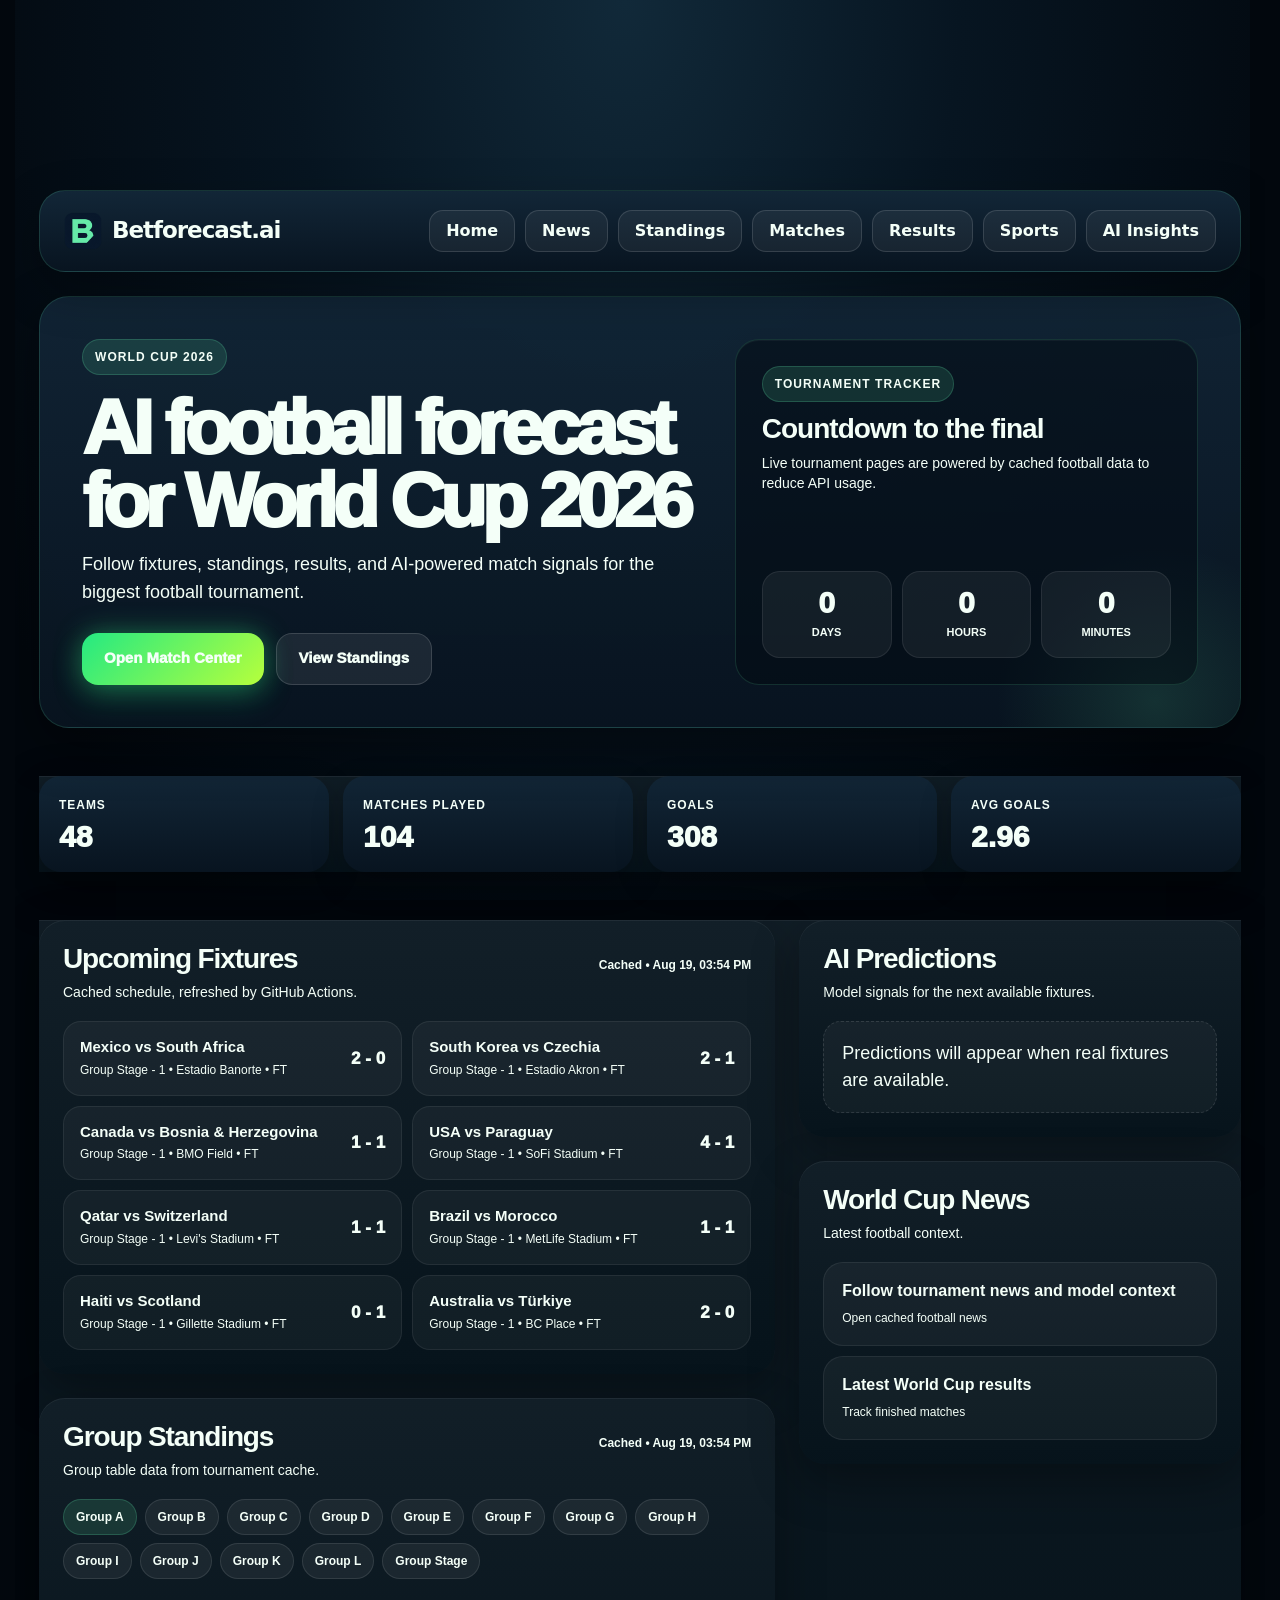
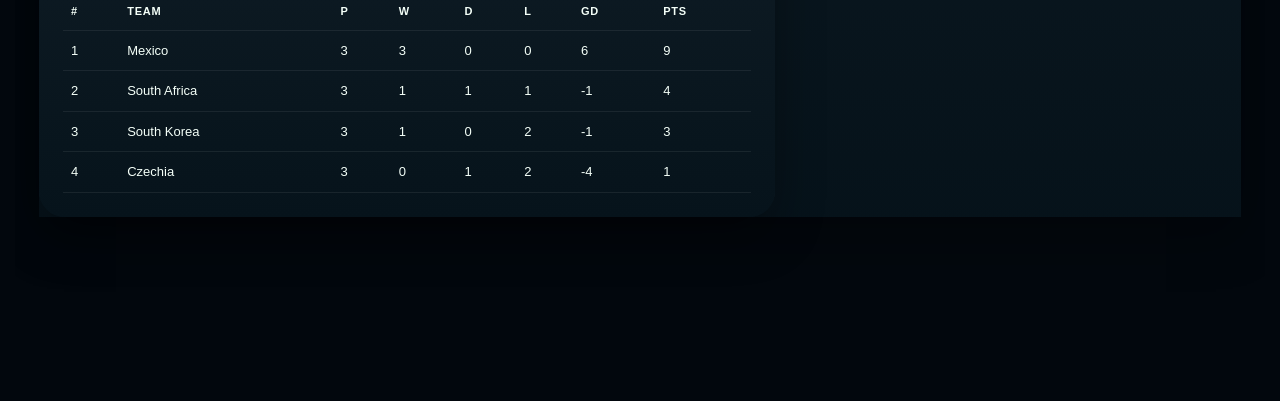
<file: world-cup-2026.html>
<!DOCTYPE html>
<html lang="en">
<head>
  <meta charset="UTF-8">
  <meta name="viewport" content="width=device-width, initial-scale=1.0">
  <title>Betforecast.ai | World Cup 2026</title>

  <link rel="stylesheet" href="css/style.css?v=25">

  <script
    src="https://cdn.counter.dev/script.js"
    data-id="1a42378c-7a8a-4f3e-8296-a7a9f8655098"
    data-utcoffset="3">
  </script>

  <style>
    :root {
      --bf-shell-width: 1240px;
      --bf-page-gap: 48px;
      --bf-page-bg: #020b13;
      --bf-green: #5ee0a4;
      --bf-green-soft: rgba(94, 224, 164, 0.14);
      --bf-green-border: rgba(94, 224, 164, 0.22);
      --bf-panel-bg: linear-gradient(180deg, rgba(18, 38, 55, 0.965), rgba(8, 20, 32, 0.98));
      --bf-panel-border: 1px solid rgba(94, 224, 164, 0.16);
      --bf-card-shadow: 0 18px 50px rgba(0, 0, 0, 0.34);
    }

    * {
      box-sizing: border-box;
      min-width: 0;
    }

    html,
    body {
      width: 100%;
      min-height: 100%;
      margin: 0;
      padding: 0;
      background: var(--bf-page-bg) !important;
      color: #f8fafc;
      overflow-x: hidden;
    }

    body {
      font-family: Arial, Helvetica, sans-serif;
      line-height: 1.5;
    }

    body.site-skin-1win {
      min-height: 100vh;
      padding-top: 190px !important;
      color: #f8fafc;
      background-color: var(--bf-page-bg) !important;
      background-image: none !important;
      background-repeat: no-repeat !important;
      background-position: center top !important;
      background-size: 1920px auto !important;
      background-attachment: scroll !important;
      overflow-x: hidden !important;
    }

    .skin-click {
      position: fixed !important;
      z-index: 2 !important;
      display: block !important;
      background: transparent !important;
      text-decoration: none !important;
    }

    .skin-click-top {
      top: 0 !important;
      left: 50% !important;
      width: min(100vw, 1920px) !important;
      height: 165px !important;
      transform: translateX(-50%) !important;
    }

    .skin-click-left,
    .skin-click-right {
      top: 165px !important;
      bottom: 0 !important;
      width: max(0px, calc((100vw - var(--bf-shell-width)) / 2)) !important;
      max-width: 330px !important;
    }

    .skin-click-left {
      left: 0 !important;
    }

    .skin-click-right {
      right: 0 !important;
    }

    .bf-header,
    .wc-page,
    .side-banner {
      position: relative !important;
      z-index: 20 !important;
    }

    .bf-header {
      width: 100% !important;
      margin: 0 !important;
      padding: 0 !important;
      background: transparent !important;
      border: 0 !important;
      box-shadow: none !important;
      backdrop-filter: none !important;
      -webkit-backdrop-filter: none !important;
    }

    .bf-header-inner {
      width: min(var(--bf-shell-width), calc(100vw - var(--bf-page-gap))) !important;
      max-width: var(--bf-shell-width) !important;
      min-height: 82px;
      margin: 0 auto !important;
      padding: 14px 24px !important;
      display: grid !important;
      grid-template-columns: 220px minmax(0, 1fr) 220px !important;
      align-items: center !important;
      gap: 18px !important;
      background: var(--bf-panel-bg) !important;
      border: var(--bf-panel-border) !important;
      border-radius: 26px !important;
      box-shadow: var(--bf-card-shadow) !important;
      backdrop-filter: blur(14px) !important;
      -webkit-backdrop-filter: blur(14px) !important;
    }

    .bf-header-inner::after {
      content: "";
      display: block;
      width: 220px;
      height: 1px;
    }

    .bf-logo {
      justify-self: start !important;
      display: inline-flex !important;
      align-items: center !important;
      gap: 10px !important;
      color: #f8fafc !important;
      font-size: 22px !important;
      line-height: 1 !important;
      font-weight: 950 !important;
      text-decoration: none !important;
      white-space: nowrap !important;
    }

    .bf-logo img {
      width: 30px !important;
      height: 30px !important;
      object-fit: contain !important;
    }

    .bf-logo span span {
      color: var(--bf-green);
    }

    .bf-nav {
      justify-self: center !important;
      width: max-content !important;
      max-width: 100% !important;
      display: flex !important;
      align-items: center !important;
      justify-content: center !important;
      flex-wrap: nowrap !important;
      gap: 10px !important;
    }

    .bf-nav a {
      flex: 0 0 auto !important;
      min-height: 40px !important;
      padding: 0 16px !important;
      display: inline-flex !important;
      align-items: center !important;
      justify-content: center !important;
      border-radius: 12px !important;
      color: #f8fafc !important;
      background: rgba(255, 255, 255, 0.07) !important;
      border: 1px solid rgba(255, 255, 255, 0.12) !important;
      font-size: 14px !important;
      font-weight: 850 !important;
      line-height: 1 !important;
      white-space: nowrap !important;
      text-decoration: none !important;
    }

    .bf-nav a.active {
      color: var(--bf-green) !important;
      background: rgba(5, 66, 48, 0.72) !important;
      border-color: rgba(94, 224, 164, 0.34) !important;
      box-shadow: inset 0 1px 0 rgba(255, 255, 255, 0.05) !important;
    }

    .bf-nav a:hover {
      color: var(--bf-green) !important;
      background: rgba(5, 66, 48, 0.48) !important;
      border-color: rgba(94, 224, 164, 0.28) !important;
    }

    .side-banner {
      position: fixed !important;
      top: 390px !important;
      z-index: 25 !important;
      width: 160px !important;
      min-height: 600px !important;
      display: block !important;
    }

    .left-banner {
      left: 24px !important;
    }

    .right-banner {
      right: 24px !important;
    }

    .wc-page {
      width: min(var(--bf-shell-width), calc(100vw - var(--bf-page-gap))) !important;
      max-width: var(--bf-shell-width) !important;
      margin: 28px auto 0 !important;
      padding: 0 0 46px !important;
      background: transparent !important;
    }

    .wc-hero {
      position: relative;
      min-height: 430px;
      display: grid;
      grid-template-columns: minmax(0, 1.15fr) minmax(360px, 0.85fr);
      gap: 26px;
      align-items: stretch;
      padding: 42px;
      border-radius: 30px;
      background:
        radial-gradient(circle at 12% 10%, rgba(94, 224, 164, 0.13), transparent 35%),
        linear-gradient(180deg, rgba(15, 34, 48, 0.98), rgba(6, 17, 28, 0.99));
      border: 1px solid rgba(94, 224, 164, 0.16);
      box-shadow: var(--bf-card-shadow);
      overflow: hidden;
    }

    .wc-hero::after {
      content: "";
      position: absolute;
      inset: auto -80px -140px auto;
      width: 330px;
      height: 330px;
      border-radius: 50%;
      background: radial-gradient(circle, rgba(94, 224, 164, 0.14), transparent 68%);
      pointer-events: none;
    }

    .wc-hero-left,
    .wc-hero-right {
      position: relative;
      z-index: 1;
    }

    .wc-kicker,
    .wc-section-kicker {
      display: inline-flex;
      align-items: center;
      gap: 8px;
      width: fit-content;
      padding: 8px 12px;
      border-radius: 999px;
      color: var(--bf-green);
      background: var(--bf-green-soft);
      border: 1px solid var(--bf-green-border);
      font-size: 12px;
      font-weight: 900;
      letter-spacing: 0.09em;
      text-transform: uppercase;
    }

    .wc-hero h1 {
      max-width: 760px;
      margin: 16px 0 14px;
      color: #f8fafc;
      font-size: clamp(46px, 6vw, 84px);
      line-height: 0.95;
      letter-spacing: -0.07em;
      font-weight: 950;
    }

    .wc-hero h1 span {
      color: var(--bf-green);
    }

    .wc-hero-text {
      max-width: 660px;
      margin: 0;
      color: rgba(226, 232, 240, 0.76);
      font-size: 18px;
      line-height: 1.55;
    }

    .wc-hero-actions {
      display: flex;
      flex-wrap: wrap;
      gap: 12px;
      margin-top: 26px;
    }

    .wc-primary-btn,
    .wc-secondary-btn {
      min-height: 52px;
      display: inline-flex;
      align-items: center;
      justify-content: center;
      padding: 0 22px;
      border-radius: 16px;
      font-size: 15px;
      font-weight: 950;
      text-decoration: none;
      transition: transform 0.2s ease, box-shadow 0.2s ease;
    }

    .wc-primary-btn {
      color: #04150b;
      background: linear-gradient(135deg, #24e982 0%, #b6ff3c 100%);
      box-shadow: 0 0 28px rgba(61, 255, 137, 0.34), 0 14px 32px rgba(18, 200, 120, 0.20);
    }

    .wc-secondary-btn {
      color: #f8fafc;
      background: rgba(255, 255, 255, 0.08);
      border: 1px solid rgba(255, 255, 255, 0.14);
    }

    .wc-primary-btn:hover,
    .wc-secondary-btn:hover {
      transform: translateY(-2px);
    }

    .wc-countdown-card {
      height: 100%;
      min-height: 300px;
      display: flex;
      flex-direction: column;
      justify-content: space-between;
      padding: 26px;
      border-radius: 24px;
      background: rgba(2, 11, 19, 0.52);
      border: 1px solid rgba(94, 224, 164, 0.16);
      box-shadow: inset 0 1px 0 rgba(255, 255, 255, 0.04);
    }

    .wc-countdown-card h2 {
      margin: 12px 0 8px;
      font-size: 28px;
      line-height: 1.1;
      letter-spacing: -0.035em;
    }

    .wc-countdown-card p {
      margin: 0;
      color: rgba(226, 232, 240, 0.72);
      font-size: 14px;
      line-height: 1.45;
    }

    .wc-countdown-grid {
      display: grid;
      grid-template-columns: repeat(3, 1fr);
      gap: 10px;
      margin-top: 20px;
    }

    .wc-countdown-grid div {
      padding: 16px 8px;
      border-radius: 18px;
      background: rgba(255, 255, 255, 0.06);
      border: 1px solid rgba(255, 255, 255, 0.08);
      text-align: center;
    }

    .wc-countdown-grid strong {
      display: block;
      color: #f8fafc;
      font-size: 30px;
      line-height: 1;
      font-weight: 950;
    }

    .wc-countdown-grid span {
      display: block;
      margin-top: 6px;
      color: rgba(226, 232, 240, 0.6);
      font-size: 11px;
      font-weight: 800;
      text-transform: uppercase;
    }

    .wc-stats-strip {
      display: grid;
      grid-template-columns: repeat(4, 1fr);
      gap: 14px;
      margin-top: 24px;
    }

    .wc-stat-card {
      padding: 20px;
      border-radius: 22px;
      background: var(--bf-panel-bg);
      border: var(--bf-panel-border);
      box-shadow: 0 12px 32px rgba(0, 0, 0, 0.24);
    }

    .wc-stat-card span {
      display: block;
      color: rgba(226, 232, 240, 0.64);
      font-size: 12px;
      font-weight: 850;
      text-transform: uppercase;
      letter-spacing: 0.08em;
    }

    .wc-stat-card strong {
      display: block;
      margin-top: 8px;
      color: #f8fafc;
      font-size: 30px;
      line-height: 1;
      font-weight: 950;
    }

    .wc-layout {
      display: grid;
      grid-template-columns: minmax(0, 1.25fr) minmax(330px, 0.75fr);
      gap: 24px;
      margin-top: 24px;
    }

    .wc-panel {
      padding: 24px;
      border-radius: 26px;
      background: var(--bf-panel-bg);
      border: var(--bf-panel-border);
      box-shadow: var(--bf-card-shadow);
    }

    .wc-panel-head {
      display: flex;
      align-items: flex-start;
      justify-content: space-between;
      gap: 16px;
      margin-bottom: 18px;
    }

    .wc-panel-head h2 {
      margin: 0;
      color: #f8fafc;
      font-size: 28px;
      line-height: 1.08;
      letter-spacing: -0.04em;
    }

    .wc-panel-head p {
      margin: 8px 0 0;
      color: rgba(226, 232, 240, 0.62);
      font-size: 14px;
    }

    .wc-status {
      flex: 0 0 auto;
      color: var(--bf-green);
      font-size: 12px;
      font-weight: 850;
    }

    .wc-fixtures,
    .wc-predictions,
    .wc-standings {
      display: grid;
      gap: 10px;
    }

    .wc-fixture,
    .wc-prediction {
      display: grid;
      grid-template-columns: minmax(0, 1fr) auto;
      gap: 14px;
      align-items: center;
      padding: 16px;
      border-radius: 18px;
      background: rgba(255, 255, 255, 0.045);
      border: 1px solid rgba(255, 255, 255, 0.07);
    }

    .wc-fixture strong,
    .wc-prediction strong {
      display: block;
      color: #f8fafc;
      font-size: 15px;
      line-height: 1.25;
    }

    .wc-fixture span,
    .wc-prediction span {
      display: block;
      margin-top: 4px;
      color: rgba(226, 232, 240, 0.58);
      font-size: 12px;
    }

    .wc-score,
    .wc-prob {
      color: var(--bf-green);
      font-size: 17px;
      font-weight: 950;
      white-space: nowrap;
    }

    .wc-standings-tabs {
      display: flex;
      flex-wrap: wrap;
      gap: 8px;
      margin-bottom: 14px;
    }

    .wc-standings-tabs button {
      min-height: 36px;
      padding: 0 12px;
      border-radius: 999px;
      color: #f8fafc;
      background: rgba(255, 255, 255, 0.06);
      border: 1px solid rgba(255, 255, 255, 0.10);
      font-size: 12px;
      font-weight: 850;
    }

    .wc-standings-tabs button.active {
      color: var(--bf-green);
      background: var(--bf-green-soft);
      border-color: var(--bf-green-border);
    }

    .wc-standings table {
      width: 100%;
      border-collapse: collapse;
    }

    .wc-standings th,
    .wc-standings td {
      padding: 10px 8px;
      border-bottom: 1px solid rgba(255, 255, 255, 0.07);
      text-align: left;
      font-size: 13px;
    }

    .wc-standings th {
      color: rgba(226, 232, 240, 0.55);
      font-size: 11px;
      font-weight: 900;
      text-transform: uppercase;
      letter-spacing: 0.07em;
    }

    .wc-standings td {
      color: rgba(248, 250, 252, 0.92);
    }

    .wc-empty,
    .wc-error {
      padding: 18px;
      border-radius: 18px;
      color: rgba(226, 232, 240, 0.70);
      background: rgba(255, 255, 255, 0.045);
      border: 1px dashed rgba(255, 255, 255, 0.12);
    }

    .wc-error {
      color: #fecaca;
      border-color: rgba(248, 113, 113, 0.22);
    }

    .wc-news-card {
      display: block;
      padding: 18px;
      border-radius: 20px;
      color: #f8fafc;
      background: rgba(255, 255, 255, 0.045);
      border: 1px solid rgba(255, 255, 255, 0.07);
      text-decoration: none;
    }

    .wc-news-card + .wc-news-card {
      margin-top: 10px;
    }

    .wc-news-card strong {
      display: block;
      font-size: 16px;
      line-height: 1.25;
    }

    .wc-news-card span {
      display: block;
      margin-top: 8px;
      color: rgba(226, 232, 240, 0.56);
      font-size: 12px;
    }

    .content-banner,
    .mobile-ad {
      position: relative !important;
      z-index: 20 !important;
      display: flex !important;
      justify-content: center !important;
      width: 100% !important;
      margin: 24px auto 0 !important;
      overflow: hidden !important;
    }

    .mobile-ad {
      display: none !important;
    }

    @media (max-width: 1100px) {
      .bf-header-inner {
        grid-template-columns: 1fr !important;
        justify-items: center !important;
      }

      .bf-header-inner::after {
        display: none !important;
      }

      .bf-logo {
        justify-self: center !important;
      }

      .bf-nav {
        width: 100% !important;
        flex-wrap: wrap !important;
      }

      .wc-hero,
      .wc-layout {
        grid-template-columns: 1fr;
      }

      .wc-stats-strip {
        grid-template-columns: repeat(2, 1fr);
      }

      .side-banner {
        display: none !important;
      }
    }

    @media (max-width: 768px) {
      html,
      body {
        width: 100% !important;
        max-width: 100% !important;
        min-width: 0 !important;
        margin: 0 !important;
        padding: 0 !important;
        background-color: var(--bf-page-bg) !important;
        background-image: none !important;
        overflow-x: hidden !important;
      }

      body.site-skin-1win {
        width: 100% !important;
        max-width: 100% !important;
        min-width: 0 !important;
        min-height: 100vh !important;
        padding-top: 96px !important;
        background-color: var(--bf-page-bg) !important;
        background-image:
          linear-gradient(180deg, rgba(2, 11, 19, 0) 0, rgba(2, 11, 19, 0.12) 92px, rgba(2, 11, 19, 0.88) 235px, #020b13 330px),
          none !important;
        background-repeat: no-repeat !important;
        background-position: center top, center top !important;
        background-size: 100% 340px, auto 290px !important;
        background-attachment: scroll !important;
        overflow-x: hidden !important;
      }

      body.site-skin-1win::before,
      body.site-skin-1win::after {
        content: none !important;
        display: none !important;
        background: none !important;
      }

      .skin-click-left,
      .skin-click-right {
        display: none !important;
      }

      .skin-click-top {
        position: absolute !important;
        top: 0 !important;
        left: 0 !important;
        display: block !important;
        width: 100% !important;
        max-width: 100% !important;
        height: 96px !important;
        transform: none !important;
        z-index: 2 !important;
      }

      .bf-header {
        position: relative !important;
        z-index: 30 !important;
        width: 100% !important;
        max-width: 100% !important;
        margin: 0 !important;
        padding: 0 !important;
        background: transparent !important;
        border: 0 !important;
        box-shadow: none !important;
        overflow: hidden !important;
      }

      .bf-header-inner {
        width: calc(100% - 16px) !important;
        max-width: calc(100% - 16px) !important;
        min-height: 0 !important;
        margin: 6px auto 0 !important;
        padding: 12px 10px !important;
        display: flex !important;
        flex-direction: column !important;
        align-items: center !important;
        gap: 10px !important;
        background: var(--bf-panel-bg) !important;
        border: var(--bf-panel-border) !important;
        border-radius: 18px !important;
        box-shadow: 0 14px 34px rgba(0, 0, 0, 0.34) !important;
        backdrop-filter: blur(12px) !important;
        -webkit-backdrop-filter: blur(12px) !important;
        overflow: hidden !important;
      }

      .bf-header-inner::after {
        display: none !important;
      }

      .bf-logo {
        width: 100% !important;
        justify-content: center !important;
        font-size: 23px !important;
      }

      .bf-logo img {
        width: 28px !important;
        height: 28px !important;
      }

      .bf-nav {
        width: 100% !important;
        display: grid !important;
        grid-template-columns: repeat(3, minmax(0, 1fr)) !important;
        gap: 8px !important;
        overflow: hidden !important;
      }

      .bf-nav a {
        width: 100% !important;
        max-width: 100% !important;
        min-width: 0 !important;
        padding: 10px 3px !important;
        font-size: 13px !important;
        text-align: center !important;
      }

      .wc-page {
        width: calc(100% - 16px) !important;
        max-width: calc(100% - 16px) !important;
        margin: 14px auto 0 !important;
        padding: 0 0 28px !important;
      }

      .wc-hero {
        min-height: 0;
        grid-template-columns: 1fr;
        gap: 18px;
        padding: 20px 14px;
        border-radius: 20px;
      }

      .wc-hero h1 {
        font-size: 38px;
      }

      .wc-hero-text {
        font-size: 15px;
      }

      .wc-hero-actions {
        display: grid;
        grid-template-columns: 1fr;
      }

      .wc-countdown-grid {
        grid-template-columns: repeat(3, 1fr);
      }

      .wc-countdown-grid strong {
        font-size: 24px;
      }

      .wc-stats-strip {
        grid-template-columns: repeat(2, 1fr);
        gap: 10px;
        margin-top: 16px;
      }

      .wc-stat-card {
        padding: 16px 12px;
        border-radius: 18px;
      }

      .wc-layout {
        gap: 16px;
        margin-top: 16px;
      }

      .wc-panel {
        padding: 18px 12px;
        border-radius: 20px;
      }

      .wc-panel-head {
        flex-direction: column;
      }

      .wc-panel-head h2 {
        font-size: 24px;
      }

      .wc-fixture,
      .wc-prediction {
        grid-template-columns: 1fr;
      }

      .wc-standings {
        overflow-x: auto;
        -webkit-overflow-scrolling: touch;
      }

      .wc-standings table {
        min-width: 660px;
      }

      .content-banner {
        display: none !important;
      }

      .mobile-ad {
        display: flex !important;
        margin: 16px auto !important;
      }
    }

    @media (max-width: 420px) {
      body.site-skin-1win {
        padding-top: 88px !important;
        background-size: 100% 310px, auto 270px !important;
      }

      .skin-click-top {
        height: 88px !important;
      }

      .bf-header-inner {
        width: calc(100% - 12px) !important;
        max-width: calc(100% - 12px) !important;
        margin-top: 5px !important;
      }

      .wc-page {
        width: calc(100% - 12px) !important;
        max-width: calc(100% - 12px) !important;
      }

      .bf-nav {
        gap: 6px !important;
      }

      .bf-nav a {
        padding: 9px 2px !important;
        font-size: 12px !important;
      }

      .wc-hero h1 {
        font-size: 34px;
      }

      .wc-stats-strip {
        grid-template-columns: 1fr;
      }
    }
  </style>
  <link rel="stylesheet" href="css/nav-unified.css?v=1">
  <link rel="icon" type="image/png" href="assets/bet-logo.png?v=2">
  <link rel="stylesheet" href="css/site-layout.css?v=2">
</head>

<body class="theme-dark site-skin-1win bf-layout">


<div class="side-banner left-banner">
    <ins class="ins-zone" data-zone="163622"></ins>
  </div>

  <div class="side-banner right-banner">
    <ins class="ins-zone" data-zone="163622"></ins>
  </div>

  <header class="site-header">
    <a class="site-brand" href="index.html" aria-label="Betforecast.ai home">
      <img src="assets/bet-logo.png?v=2" alt="" width="38" height="38">
      <span>Betforecast<span class="site-brand-accent">.ai</span></span>
    </a>
    <button class="site-menu-toggle" type="button" aria-label="Open menu" aria-expanded="false" aria-controls="site-navigation">
      <svg width="20" height="20" viewBox="0 0 20 20" aria-hidden="true"><path d="M3 5h14M3 10h14M3 15h14" fill="none" stroke="currentColor" stroke-width="2" stroke-linecap="round"/></svg>
    </button>
    <nav class="site-navigation" id="site-navigation" aria-label="Main navigation">
      <a href="index.html">Home</a>
      <a href="news.html">News</a>
      <a href="standings.html">Standings</a>
      <a href="match.html">Matches</a>
      <a href="results.html">Results</a>
      <a href="sports.html">Sports</a>
      <a href="ai-insights.html">AI Insights</a>
    </nav>
  </header>

  <main class="wc-page">
    <section class="wc-hero">
      <div class="wc-hero-left">
        <span class="wc-kicker">World Cup 2026</span>
        <h1>AI football forecast for <span>World Cup 2026</span></h1>
        <p class="wc-hero-text">
          Follow fixtures, standings, results, and AI-powered match signals for the biggest football tournament.
        </p>
        <div class="wc-hero-actions">
          <a class="wc-primary-btn" href="match.html">Open Match Center</a>
          <a class="wc-secondary-btn" href="standings.html">View Standings</a>
        </div>
      </div>

      <div class="wc-hero-right">
        <div class="wc-countdown-card">
          <div>
            <span class="wc-section-kicker">Tournament tracker</span>
            <h2>Countdown to the final</h2>
            <p>Live tournament pages are powered by cached football data to reduce API usage.</p>
          </div>
          <div class="wc-countdown-grid">
            <div><strong id="wc-days">0</strong><span>Days</span></div>
            <div><strong id="wc-hours">0</strong><span>Hours</span></div>
            <div><strong id="wc-minutes">0</strong><span>Minutes</span></div>
          </div>
        </div>
      </div>
    </section>

    <section class="wc-stats-strip">
      <div class="wc-stat-card"><span>Teams</span><strong>48</strong></div>
      <div class="wc-stat-card"><span>Matches Played</span><strong id="wc-matches-played">0</strong></div>
      <div class="wc-stat-card"><span>Goals</span><strong id="wc-goals">0</strong></div>
      <div class="wc-stat-card"><span>Avg Goals</span><strong id="wc-avg-goals">0.00</strong></div>
    </section>

    <div class="mobile-ad adhit-300x250">
      <ins class="ins-zone" data-zone="163623"></ins>
    </div>

    <section class="wc-layout">
      <div class="wc-main">
        <section class="wc-panel">
          <div class="wc-panel-head">
            <div>
              <h2>Upcoming Fixtures</h2>
              <p>Cached schedule, refreshed by GitHub Actions.</p>
            </div>
            <span class="wc-status" id="wc-fixtures-status">Loading...</span>
          </div>
          <div class="wc-fixtures" id="wc-fixtures"></div>
        </section>

        <section class="wc-panel" style="margin-top: 24px;">
          <div class="wc-panel-head">
            <div>
              <h2>Group Standings</h2>
              <p>Group table data from tournament cache.</p>
            </div>
            <span class="wc-status" id="wc-standings-status">Loading...</span>
          </div>
          <div class="wc-standings-tabs" id="wc-standings-tabs"></div>
          <div class="wc-standings" id="wc-standings"></div>
        </section>
      </div>

      <aside class="wc-sidebar">
        <section class="wc-panel">
          <div class="wc-panel-head">
            <div>
              <h2>AI Predictions</h2>
              <p>Model signals for the next available fixtures.</p>
            </div>
          </div>
          <div class="wc-predictions" id="wc-predictions"></div>
        </section>

        <section class="wc-panel" style="margin-top: 24px;">
          <div class="wc-panel-head">
            <div>
              <h2>World Cup News</h2>
              <p>Latest football context.</p>
            </div>
          </div>
          <a class="wc-news-card" href="news.html">
            <strong>Follow tournament news and model context</strong>
            <span>Open cached football news</span>
          </a>
          <a class="wc-news-card" href="results.html">
            <strong>Latest World Cup results</strong>
            <span>Track finished matches</span>
          </a>
        </section>
      </aside>
    </section>

    <div class="content-banner banner-728">
      <ins class="ins-zone" data-zone="163631"></ins>
    </div>
  </main>

    <script src="/js/site-skin-manager.js?v=38"></script>
<script src="/api-config.js"></script>
  <script src="/js/world-cup-2026.js?v=6"></script>

  <script src="js/nav-unified.js?v=1"></script>
</body>
</html>
</file>
<file: css/style.css>
/* =========================================================
   BETFORECAST CLEAN STYLE
   Site-skin/code-background ready
   ========================================================= */

/* 1) Design tokens: one clean source of truth */
:root {
  --container-width: 1280px;
  --content-width: 1040px;

  --radius-xl: 30px;
  --radius-lg: 24px;
  --radius-md: 18px;
  --radius-sm: 14px;

  --space-1: 8px;
  --space-2: 12px;
  --space-3: 16px;
  --space-4: 20px;
  --space-5: 24px;
  --space-6: 32px;
  --space-7: 40px;

  --font-main: Arial, Helvetica, sans-serif;

  --green: #19f28a;
  --green-strong: #12c878;
  --green-soft: rgba(25, 242, 138, 0.13);
  --green-border: rgba(25, 242, 138, 0.26);

  --blue: #4aa9ff;
  --orange: #fb923c;
  --red: #ef6b6b;

  --page-bg: #dfe9f1;
  --page-text: #0f172a;
  --text-main: #0f172a;
  --text-soft: #475569;
  --text-muted: #64748b;

  --header-bg: rgba(255, 255, 255, 0.92);
  --header-line: rgba(15, 23, 42, 0.10);

  --panel-bg: rgba(255, 255, 255, 0.88);
  --card-bg: rgba(255, 255, 255, 0.78);
  --inner-bg: rgba(248, 250, 252, 0.86);

  --surface: rgba(245, 248, 252, 0.74);
  --surface-soft: rgba(245, 248, 252, 0.82);
  --surface-strong: rgba(255, 255, 255, 0.84);
  --hero-surface: rgba(245, 248, 252, 0.76);

  --border: rgba(16, 26, 47, 0.08);
  --border-main: rgba(15, 23, 42, 0.12);
  --border-soft: rgba(15, 23, 42, 0.08);
  --border-strong: rgba(16, 26, 47, 0.14);

  --shadow-main: 0 18px 50px rgba(15, 23, 42, 0.12);
  --shadow-soft: 0 8px 24px rgba(15, 23, 42, 0.08);
  --card-shadow: 0 10px 26px rgba(42, 58, 82, 0.08);

  --accent: #22c55e;
  --accent-green: #168a56;
  --accent-green-soft: rgba(22, 138, 86, 0.12);
  --accent-green-border: rgba(22, 138, 86, 0.28);

  --button-secondary-bg: #e8eef4;
  --button-secondary-text: #0f172a;
  --button-bg: rgba(245, 248, 252, 0.78);
  --button-hover: rgba(255, 255, 255, 0.94);
  --button-text: #101a2f;
  --button-active-bg: rgba(212, 240, 226, 0.90);
  --button-active-text: #0f7a58;
}

body.theme-dark {
  --page-bg: #06121c;
  --page-text: #f8fafc;
  --text-main: #f8fafc;
  --text-soft: #b8c7d8;
  --text-muted: #94a3b8;

  --header-bg: rgba(4, 17, 26, 0.94);
  --header-line: rgba(255, 255, 255, 0.08);

  --panel-bg: rgba(13, 29, 42, 0.96);
  --card-bg: rgba(17, 38, 54, 0.94);
  --inner-bg: rgba(21, 47, 66, 0.88);

  --surface: rgba(13, 29, 42, 0.82);
  --surface-soft: rgba(21, 47, 66, 0.78);
  --surface-strong: rgba(10, 24, 35, 0.92);
  --hero-surface: rgba(8, 20, 32, 0.90);

  --border: rgba(94, 224, 164, 0.14);
  --border-main: rgba(94, 224, 164, 0.18);
  --border-soft: rgba(148, 163, 184, 0.12);
  --border-strong: rgba(94, 224, 164, 0.26);

  --shadow-main: 0 18px 50px rgba(0, 0, 0, 0.38);
  --shadow-soft: 0 8px 24px rgba(0, 0, 0, 0.28);
  --card-shadow: 0 14px 36px rgba(0, 0, 0, 0.28);

  --accent: #5ee0a4;
  --accent-green: #5ee0a4;
  --accent-green-soft: rgba(94, 224, 164, 0.14);
  --accent-green-border: rgba(94, 224, 164, 0.32);

  --button-secondary-bg: rgba(255, 255, 255, 0.08);
  --button-secondary-text: #f8fafc;
  --button-bg: rgba(38, 51, 67, 0.72);
  --button-hover: rgba(48, 63, 81, 0.88);
  --button-text: #eef4fb;
  --button-active-bg: rgba(25, 242, 138, 0.14);
  --button-active-text: #62f0be;
}

body.theme-glass {
  --page-bg: #dfe9f1;
  --page-text: #0f172a;
  --text-main: #0f172a;
  --text-soft: #475569;
  --text-muted: #64748b;
}


/* 2) Buttons restored. In the old file this whole block was accidentally commented out. */
.standings-view-tab.active {
  background: linear-gradient(180deg, #ff9831, #ff881f);
  border-color: transparent;
  color: #fff;
}

.primary-btn,
.bf-btn-primary,
.bf-search-form button {
  border: 0;
  color: #04150b;
  font-weight: 900;
  background: linear-gradient(135deg, #24e982 0%, #b6ff3c 100%);
  box-shadow:
    0 0 28px rgba(61, 255, 137, 0.34),
    0 14px 32px rgba(18, 200, 120, 0.20),
    inset 0 1px 0 rgba(255,255,255,0.28);
}

.primary-btn {
  min-height: 52px;
  padding: 0 24px;
  font-size: 16px;
}

.primary-btn:hover,
.bf-btn-primary:hover,
.bf-search-form button:hover {
  filter: brightness(1.04);
  transform: translateY(-2px);
  box-shadow:
    0 0 38px rgba(61, 255, 137, 0.48),
    0 16px 36px rgba(18, 200, 120, 0.24),
    inset 0 1px 0 rgba(255,255,255,0.32);
}

/* 3) Sanitized original project rules */

* {
  box-sizing: border-box;
  min-width: 0;
}

html {
  scroll-behavior: smooth;
}

html,
body {
  min-height: 100%;
}

body {
  margin: 0;
  font-family: var(--font-main);
  font-size: 18px;
  line-height: 1.6;
  background: var(--page-bg);
  color: var(--page-text);
}

img {
  display: block;
  max-width: 100%;
}

a {
  color: inherit;
  text-decoration: none;
}

button,
input,
textarea,
select {
  font: inherit;
}

button {
  cursor: pointer;
}

h1,
h2,
h3,
h4,
p,
ul {
  margin: 0;
}

ul {
  padding: 0;
}

p,
h1,
h2,
h3,
h4,
strong,
span,
li {
  overflow-wrap: break-word;
}

.container,
main,
.news-page-wrap,
.match-page-wrap,
.article-page-wrap,
.article-pro-wrap,
.standings-page-wrap,
.page-shell {
  width: min(var(--container-width), calc(100% - 40px));
  margin: 0 auto;
}

main,
.news-page-wrap,
.match-page-wrap,
.article-page-wrap,
.article-pro-wrap,
.standings-page-wrap,
.page-shell {
  padding: 28px 0 64px;
  display: grid;
  gap: 24px;
}

.hero,
.news-top-hero,
.match-pro-hero,
.insights-hero,
.article-pro-hero,
.article-hero,
.ai-focus-banner,
.predictions-section,
.panel,
.news-hero,
.results-page-section .hero,
.standings-league-bar,
.news-layout-v2,
.match-pro-layout,
.standings-layout,
.matches-grid,
.news-grid,
.news-grid-v2,
.insights-cards-grid,
.predictions-grid,
.article-layout {
  width: min(var(--content-width), 100%);
  margin-left: auto;
  margin-right: auto;
}

.panel,
.predictions-section,
.prediction-card,
.news-card,
.insight-card,
.match-card,
.side-block,
.featured-news-card,
.featured-main-card,
.mini-stat-card,
.compare-card,
.prediction-summary-card,
.adv-stat-box,
.pro-score-card,
.news-focus-box,
.related-match-item,
.related-news-item,
.timeline-item,
.key-signal-item,
.model-card,
.form-team,
.hero-card,
.insights-hero-card,
.featured-prob-box,
.standings-match-row,
.article-insight-box,
.ai-prob-card,
.standings-panel,
.featured-story-card,
.news-card-v2 {
  position: relative;
  overflow: hidden;
  color: var(--text-main);
  background: var(--surface);
  border: 1px solid var(--border);
  border-radius: 22px;
  box-shadow: var(--card-shadow);
  backdrop-filter: blur(18px);
  -webkit-backdrop-filter: blur(18px);
}

.panel::before,
.predictions-section::before,
.prediction-card::before,
.news-card::before,
.insight-card::before,
.match-card::before,
.side-block::before,
.hero-card::before,
.standings-panel::before,
.featured-story-card::before,
.news-card-v2::before,
.bf-search-card::before,
.bf-match-card::before,
.bf-benefit::before {
  content: "";
  position: absolute;
  inset: 0;
  border-radius: inherit;
  pointer-events: none;
  background: linear-gradient(
      125deg,
      rgba(255,255,255,0.08),
      transparent 38%,
      transparent 64%,
      rgba(255,255,255,0.035)
    );
  opacity: 0.75;
}

.panel,
.predictions-section,
.side-block,
.hero-card,
.insights-hero-card,
.featured-main-card,
.featured-news-body,
.news-card-body,
.insight-card-body,
.compare-card,
.prediction-summary-card,
.adv-stat-box,
.pro-score-card,
.news-focus-box,
.mini-stat-card,
.model-card,
.form-team,
.match-card,
.standings-panel,
.standings-sidebar .side-block,
.article-insight-box,
.ai-prob-card {
  padding: 22px;
}

.section-head,
.panel-head {
  display: flex;
  align-items: center;
  justify-content: space-between;
  gap: 14px;
  margin-bottom: 18px;
}

.section-head h2,
.panel-head h2 {
  font-size: 30px;
  line-height: 1.12;
  font-weight: 900;
  letter-spacing: -0.04em;
  color: var(--text-main);
}

.header {
  position: sticky;
  top: 0;
  z-index: 1000;
  width: 100%;
  padding: 14px 20px;
  background: var(--header-bg);
  backdrop-filter: blur(18px);
  -webkit-backdrop-filter: blur(18px);
  border-bottom: 1px solid var(--header-line);
}

.theme-switch {
  gap: 10px;
  padding: 6px 12px 6px 8px;
}

.theme-switch-track {
  position: relative;
  width: 44px;
  height: 24px;
  border-radius: 999px;
  background: rgba(148, 163, 184, 0.26);
}

.theme-switch-thumb {
  position: absolute;
  top: 3px;
  left: 3px;
  width: 18px;
  height: 18px;
  border-radius: 50%;
  background: #ffffff;
  transition: transform 0.22s ease, background 0.22s ease;
}

.theme-switch-label {
  font-size: 13px;
  font-weight: 800;
  color: inherit;
}

body.theme-glass .theme-switch-thumb {
  transform: translateX(20px);
  background: #10b981;
}

.hero-badge,
.hero-ai-badge,
.mini-label,
.mini-tag,
.insight-kicker,
.news-category,
.article-insight-kicker,
.mini-stat-label,
.adv-stat-label,
.standings-league-badge,
.prediction-card .league,
.insight-card .league {
  display: inline-flex;
  align-items: center;
  justify-content: center;
  min-height: 32px;
  padding: 0 14px;
  border-radius: 999px;
  background: var(--green-soft);
  border: 1px solid var(--green-border);
  color: var(--green);
  font-size: 12px;
  font-weight: 800;
  text-transform: uppercase;
  letter-spacing: 0.14em;
}

.hero,
.news-top-hero,
.match-pro-hero,
.insights-hero,
.news-hero,
.results-page-section .hero,
.ai-focus-banner .ai-focus-text,
.standings-league-bar {
  position: relative;
  overflow: hidden;
  border-radius: 24px;
  background: var(--hero-surface);
  border: 1px solid var(--border);
  box-shadow: var(--card-shadow);
  backdrop-filter: blur(18px);
  -webkit-backdrop-filter: blur(18px);
}

.hero,
.news-top-hero,
.match-pro-hero,
.insights-hero,
.news-hero,
.results-page-section .hero,
.ai-focus-banner .ai-focus-text {
  padding: 26px 24px;
}

.hero,
.news-top-hero,
.match-pro-hero,
.insights-hero {
  display: flex;
  justify-content: center;
  align-items: flex-start;
  gap: 28px;
}

.hero-left,
.news-top-hero-left,
.match-pro-left,
.insights-hero-left {
  flex: 0 1 430px;
  max-width: 430px;
  width: 100%;
}

.hero-card,
.news-top-hero-card,
.pro-score-card,
.insights-hero-card {
  flex: 0 0 320px;
  width: 320px;
  max-width: 320px;
  align-self: flex-end;
  padding: 20px;
  border-radius: 20px;
}

.hero-left h1,
.hero-left h2,
.news-top-hero-left h1,
.news-top-hero-left h2,
.match-pro-left h1,
.insights-hero-left h1,
.insights-hero-left h2,
.news-hero h1,
.news-hero h2,
.results-page-section .hero h1,
.results-page-section .hero h2,
.article-pro-hero h1,
.article-hero h1 {
  margin: 0 0 12px;
  max-width: 680px;
  font-size: clamp(32px, 3vw, 44px);
  line-height: 1.08;
  letter-spacing: -0.035em;
  color: var(--text-main);
  font-weight: 900;
  text-wrap: balance;
}

.hero-left p,
.news-top-hero-left p,
.match-pro-left p,
.insights-hero-left p,
.news-hero p,
.results-page-section .hero p,
.article-pro-subtitle,
.article-subtitle,
.ai-text,
.match-summary-text,
.timeline-text,
.news-focus-box p,
.insight-summary p,
.model-card p,
.news-card p,
.featured-news-body p,
.insight-card p,
.article-content p,
.article-pro-body p {
  color: var(--text-soft);
  font-size: 16px;
  line-height: 1.6;
}

.hero-left p,
.news-top-hero-left p,
.match-pro-left p,
.insights-hero-left p {
  max-width: 560px;
}

.hero-card h3,
.news-top-hero-card h3,
.insights-hero-card h3,
.pro-score-card h3 {
  margin: 0 0 12px;
  font-size: 18px;
  line-height: 1.2;
  font-weight: 900;
}

.card-top {
  display: flex;
  flex-wrap: wrap;
  gap: 10px;
  margin-bottom: 10px;
}

.bf-ai-hero {
  position: relative;
  display: grid;
  grid-template-columns: minmax(0, 1fr) minmax(340px, 0.9fr);
  gap: 30px;
  width: min(var(--content-width), 100%);
  max-width: var(--content-width);
  margin: 20px auto 18px;
  padding: 34px 28px 24px;
  border-radius: 24px;
  overflow: hidden;
  background: radial-gradient(circle at 20% 28%, rgba(25, 242, 138, 0.18), transparent 34%),
    radial-gradient(circle at 78% 22%, rgba(74, 169, 255, 0.10), transparent 34%),
    linear-gradient(135deg, rgba(4, 14, 18, 0.95), rgba(6, 18, 28, 0.93));
  border: 1px solid rgba(25, 242, 138, 0.20);
  box-shadow: 0 24px 70px rgba(0, 0, 0, 0.42),
    0 0 45px rgba(25, 242, 138, 0.10),
    inset 0 1px 0 rgba(255,255,255,0.07);
  backdrop-filter: blur(22px);
  -webkit-backdrop-filter: blur(22px);
}

.bf-ai-hero::before {
  content: "";
  position: absolute;
  inset: 0;
  background-image: linear-gradient(rgba(255, 255, 255, 0.025) 1px, transparent 1px),
    linear-gradient(90deg, rgba(255, 255, 255, 0.025) 1px, transparent 1px);
  background-size: 38px 38px;
  opacity: 0.28;
  mask-image: radial-gradient(circle at center, black, transparent 82%);
  pointer-events: none;
}

.bf-ai-hero::after {
  content: "";
  position: absolute;
  inset: 0;
  border-radius: inherit;
  pointer-events: none;
  background: linear-gradient(
      120deg,
      rgba(255,255,255,0.075),
      transparent 36%,
      transparent 64%,
      rgba(255,255,255,0.04)
    );
}

.bf-ai-glow {
  position: absolute;
  width: 360px;
  height: 360px;
  border-radius: 999px;
  filter: blur(100px);
  opacity: 0.52;
  pointer-events: none;
}

.bf-ai-glow-left {
  left: -150px;
  top: 70px;
  background: radial-gradient(circle, rgba(0,255,156,0.42), transparent 62%);
}

.bf-ai-glow-right {
  right: -150px;
  top: 120px;
  background: radial-gradient(circle, rgba(45,108,255,0.30), transparent 62%);
}

.bf-ai-left,
.bf-ai-right,
.bf-benefits {
  position: relative;
  z-index: 2;
}

.bf-ai-badge,
.bf-search-label,
.bf-predict-pill {
  display: inline-flex;
  align-items: center;
  gap: 7px;
  width: fit-content;
  padding: 8px 14px;
  border-radius: 999px;
  color: #39ff98;
  background: rgba(35, 255, 148, 0.13);
  border: 1px solid rgba(35, 255, 148, 0.24);
  font-size: 11px;
  line-height: 1;
  font-weight: 900;
  letter-spacing: 0.12em;
  text-transform: uppercase;
  box-shadow: 0 0 20px rgba(35, 255, 148, 0.13);
}

.bf-ai-title {
  margin: 24px 0 16px;
  max-width: 520px;
  color: #f6f9ff;
  font-size: clamp(42px, 4.4vw, 62px);
  line-height: 0.98;
  font-weight: 950;
  letter-spacing: -0.065em;
}

.bf-ai-title span {
  display: block;
  color: #31f28a;
  text-shadow: 0 0 30px rgba(49, 242, 138, 0.32);
}

.bf-ai-subtitle {
  max-width: 560px;
  color: rgba(231, 238, 248, 0.76);
  font-size: 16px;
  line-height: 1.48;
}

.bf-ai-stats {
  display: grid;
  grid-template-columns: repeat(4, 1fr);
  gap: 10px;
  margin: 24px 0 22px;
  max-width: 560px;
}

.bf-ai-stat {
  position: relative;
  display: grid;
  grid-template-columns: auto 1fr;
  column-gap: 8px;
  align-items: center;
  min-height: 64px;
  padding: 11px 12px;
  border-radius: 14px;
  background: linear-gradient(180deg, rgba(255,255,255,0.08), rgba(255,255,255,0.025));
  border: 1px solid rgba(170, 215, 255, 0.14);
  box-shadow: 0 12px 28px rgba(0,0,0,0.16),
    inset 0 1px 0 rgba(255,255,255,0.07);
  backdrop-filter: blur(18px);
  -webkit-backdrop-filter: blur(18px);
}

.bf-stat-icon {
  grid-row: span 2;
  color: #35ff94;
  font-size: 21px;
  text-shadow: 0 0 18px rgba(53, 255, 148, 0.40);
}

.bf-ai-stat strong {
  color: #fff;
  font-size: 17px;
  line-height: 1;
}

.bf-ai-stat small {
  color: rgba(235, 242, 250, 0.68);
  font-size: 11px;
  line-height: 1.15;
}

.bf-search-card {
  position: relative;
  max-width: 560px;
  padding: 18px;
  border-radius: 20px;
  overflow: hidden;
  background: radial-gradient(circle at 80% 15%, rgba(50, 255, 145, 0.14), transparent 42%),
    linear-gradient(180deg, rgba(255,255,255,0.06), rgba(255,255,255,0.02)),
    rgba(8, 23, 32, 0.70);
  border: 1px solid rgba(120,255,190,0.25);
  box-shadow: var(--glass-shadow-green);
  backdrop-filter: blur(24px);
  -webkit-backdrop-filter: blur(24px);
  transition: transform 0.22s ease, box-shadow 0.22s ease;
}

.bf-search-card:hover,
.bf-match-card:hover,
.bf-benefit:hover {
  transform: translateY(-2px);
  box-shadow: 0 24px 70px rgba(0,0,0,0.42),
    0 0 42px rgba(0,255,140,0.18),
    inset 0 1px 0 rgba(255,255,255,0.08);
}

.bf-search-card h2 {
  margin: 14px 0;
  color: #ffffff;
  font-size: 22px;
  line-height: 1.15;
  letter-spacing: -0.035em;
}

.bf-search-form {
  display: grid;
  grid-template-columns: minmax(0, 1fr) 190px;
  gap: 10px;
}

.bf-input-box {
  display: flex;
  align-items: center;
  gap: 10px;
  min-height: 52px;
  padding: 0 15px;
  border-radius: 15px;
  background: rgba(12, 27, 40, 0.78);
  border: 1px solid rgba(190, 225, 255, 0.18);
  box-shadow: inset 0 1px 0 rgba(255,255,255,0.04);
  backdrop-filter: blur(14px);
  -webkit-backdrop-filter: blur(14px);
}

.bf-input-box span {
  color: rgba(255, 255, 255, 0.78);
  font-size: 23px;
}

.bf-input-box input {
  width: 100%;
  border: 0;
  outline: 0;
  background: transparent;
  color: #fff;
  font-size: 14px;
}

.bf-input-box input::placeholder {
  color: rgba(222, 232, 245, 0.46);
}

.bf-search-form button {
  min-height: 52px;
  padding: 0 16px;
  border-radius: 15px;
  font-size: 14px;
}

.bf-search-tags {
  display: flex;
  flex-wrap: wrap;
  gap: 9px;
  margin-top: 14px;
}

.bf-search-tags button {
  min-height: 38px;
  padding: 0 14px;
  border-radius: 999px;
  color: rgba(244, 250, 255, 0.9);
  background: rgba(35, 255, 148, 0.075);
  border: 1px solid rgba(35, 255, 148, 0.25);
  font-size: 13px;
  font-weight: 800;
}

.bf-search-tags button:hover {
  color: #08110c;
  background: #35ff94;
}

.bf-search-result {
  margin-top: 14px;
  padding: 14px 16px;
  border-radius: 16px;
  color: rgba(235, 242, 250, 0.76);
  background: rgba(7, 18, 31, 0.64);
  border: 1px dashed rgba(180, 220, 255, 0.14);
  font-size: 13px;
  line-height: 1.42;
}

.bf-fans-line {
  margin-top: 16px;
  color: rgba(235, 242, 250, 0.58);
  font-size: 13px;
}

.bf-match-card {
  position: relative;
  overflow: hidden;
  padding: 24px;
  border-radius: 22px;
  background: radial-gradient(circle at 22% 72%, rgba(31, 255, 136, 0.14), transparent 36%),
    linear-gradient(180deg, rgba(255,255,255,0.055), rgba(255,255,255,0.015)),
    rgba(10, 22, 32, 0.78);
  border: 1px solid rgba(180,220,255,0.15);
  box-shadow: 0 24px 70px rgba(0,0,0,0.42),
    0 0 42px rgba(0,255,140,0.10),
    inset 0 1px 0 rgba(255,255,255,0.06);
  backdrop-filter: blur(26px);
  -webkit-backdrop-filter: blur(26px);
  transition: transform 0.22s ease, box-shadow 0.22s ease;
}

.bf-match-header {
  display: flex;
  justify-content: space-between;
  align-items: center;
  gap: 14px;
  color: #36ff91;
  font-size: 14px;
  font-weight: 950;
  text-transform: uppercase;
  letter-spacing: 0.04em;
}

.bf-match-header small {
  color: rgba(255,255,255,0.78);
  font-size: 11px;
  font-weight: 800;
  text-transform: none;
  letter-spacing: 0;
}

.bf-teams {
  display: grid;
  grid-template-columns: 1fr auto 1fr;
  align-items: center;
  gap: 18px;
  margin: 28px 0 14px;
}

.bf-team {
  text-align: center;
}

.bf-team-logo {
  display: grid;
  place-items: center;
  width: 74px;
  height: 74px;
  margin: 0 auto 11px;
  border-radius: 20px;
  color: #fff;
  font-size: 34px;
  line-height: 1;
  font-weight: 1000;
}

.bf-arsenal-logo {
  background: linear-gradient(135deg, #ff244e, #ffba26);
  box-shadow: 0 0 26px rgba(255, 76, 76, 0.22);
}

.bf-chelsea-logo {
  background: linear-gradient(135deg, #164cff, #00bcff);
  box-shadow: 0 0 26px rgba(45, 115, 255, 0.24);
}

.bf-team h3 {
  color: #fff;
  font-size: 19px;
  line-height: 1.15;
  letter-spacing: -0.03em;
}

.bf-vs {
  color: #fff;
  font-size: 25px;
  font-weight: 950;
  text-shadow: 0 0 18px rgba(255,255,255,0.42);
}

.bf-predict-pill {
  display: flex;
  justify-content: center;
  margin: 0 auto 22px;
  padding: 8px 14px;
  font-size: 11px;
}

.bf-probabilities {
  display: grid;
  grid-template-columns: repeat(3, 1fr);
  text-align: center;
  gap: 10px;
}

.bf-probabilities strong {
  display: block;
  color: rgba(235, 240, 255, 0.82);
  font-size: 30px;
  line-height: 1;
}

.bf-probabilities .bf-green {
  color: #35ff94;
  text-shadow: 0 0 24px rgba(53, 255, 148, 0.35);
}

.bf-probabilities .bf-blue {
  color: #8ba8ff;
}

.bf-probabilities span {
  display: block;
  margin-top: 7px;
  color: rgba(231, 238, 248, 0.58);
  font-size: 10px;
  line-height: 1.15;
  font-weight: 900;
  text-transform: uppercase;
}

.bf-bar {
  display: grid;
  grid-template-columns: 47fr 28fr 25fr;
  gap: 5px;
  margin: 22px 0;
}

.bf-bar span {
  height: 11px;
  border-radius: 999px;
}

.bf-bar-home {
  background: linear-gradient(90deg, #18ee83, #24d96f);
  box-shadow: 0 0 16px rgba(36, 233, 130, 0.62);
}

.bf-bar-draw {
  background: rgba(185, 205, 225, 0.35);
}

.bf-bar-away {
  background: linear-gradient(90deg, #155ee8, #003ec2);
}

.bf-match-text {
  max-width: 390px;
  margin: 0 auto 22px;
  color: rgba(235, 242, 250, 0.76);
  font-size: 14px;
  line-height: 1.45;
  text-align: center;
}

.bf-match-buttons {
  display: grid;
  grid-template-columns: 1fr 1fr;
  gap: 12px;
}

.bf-match-buttons a {
  min-height: 50px;
  border-radius: 15px;
  font-size: 14px;
  font-weight: 950;
}

.bf-btn-secondary {
  color: #ffffff;
  background: rgba(13, 27, 39, 0.72);
  border: 1px solid rgba(180, 220, 255, 0.12);
}

.bf-benefits {
  grid-column: 1 / -1;
  display: grid;
  grid-template-columns: repeat(4, 1fr);
  gap: 14px;
  margin-top: 8px;
}

.bf-benefit {
  position: relative;
  display: flex;
  gap: 12px;
  align-items: center;
  min-height: 86px;
  padding: 14px;
  border-radius: 16px;
  overflow: hidden;
  background: linear-gradient(180deg, rgba(255,255,255,0.055), rgba(255,255,255,0.018)),
    rgba(7, 25, 31, 0.68);
  border: 1px solid rgba(75, 255, 171, 0.13);
  box-shadow: 0 12px 34px rgba(0,0,0,0.18),
    inset 0 1px 0 rgba(255,255,255,0.055);
  backdrop-filter: blur(18px);
  -webkit-backdrop-filter: blur(18px);
  transition: transform 0.22s ease, box-shadow 0.22s ease;
}

.bf-benefit-icon {
  display: grid;
  place-items: center;
  flex: 0 0 46px;
  height: 46px;
  border-radius: 15px;
  background: rgba(35, 255, 148, 0.12);
  box-shadow: 0 0 24px rgba(35, 255, 148, 0.14);
  font-size: 22px;
}

.bf-benefit h4 {
  margin-bottom: 4px;
  color: #42ff9c;
  font-size: 15px;
  line-height: 1.2;
}

.bf-benefit p {
  color: rgba(235, 242, 250, 0.70);
  font-size: 12px;
  line-height: 1.32;
}

.news-layout-v2,
.match-pro-layout,
.standings-layout,
.featured-insight-grid,
.insight-duo-grid,
.prediction-core-grid,
.match-comparison-grid,
.model-grid,
.advanced-stats-grid,
.predictions-grid,
.news-grid,
.news-grid-v2,
.insights-cards-grid,
.form-compare,
.matches-grid,
.article-layout {
  max-width: 100%;
  align-items: start;
}

.news-layout-v2,
.match-pro-layout,
.standings-layout,
.article-layout {
  display: grid;
  gap: 24px;
}

.news-layout-v2 {
  grid-template-columns: minmax(0, 1.35fr) minmax(300px, 0.65fr);
}

.match-pro-layout {
  grid-template-columns: minmax(0, 1.18fr) minmax(300px, 0.82fr);
}

.standings-layout {
  grid-template-columns: minmax(0, 1.45fr) 320px;
}

.article-layout {
  grid-template-columns: minmax(0, 1.18fr) minmax(300px, 0.82fr);
}

.news-main-column,
.news-sidebar-v2,
.match-pro-main,
.match-pro-sidebar,
.standings-main,
.standings-sidebar,
.article-main-column,
.article-sidebar {
  display: grid;
  gap: 24px;
  align-content: start;
}

.featured-insight-grid,
.prediction-core-grid {
  display: grid;
  grid-template-columns: minmax(0, 1.15fr) minmax(260px, 0.85fr);
  gap: 18px;
}

.insight-duo-grid,
.match-comparison-grid,
.form-compare {
  display: grid;
  grid-template-columns: repeat(2, minmax(0, 1fr));
  gap: 18px;
}

.model-grid,
.advanced-stats-grid {
  display: grid;
  grid-template-columns: repeat(4, minmax(0, 1fr));
  gap: 16px;
}

.predictions-grid,
.matches-grid {
  display: grid;
  grid-template-columns: repeat(3, minmax(0, 1fr));
  gap: 16px;
}

.news-grid,
.news-grid-v2,
.insights-cards-grid {
  display: grid;
  grid-template-columns: repeat(2, minmax(0, 1fr));
  gap: 18px;
}

.featured-side-stack,
.signals-stack,
.related-match-list,
.related-news-list,
.key-signal-list,
.timeline-list,
.trending-list,
.league-list,
.standings-legend {
  display: grid;
  gap: 14px;
}

.probabilities,
.featured-prob-grid,
.pro-hero-prob-grid,
.ai-prob-grid {
  display: grid;
  grid-template-columns: repeat(3, minmax(0, 1fr));
  gap: 10px;
}

.probabilities > div,
.featured-prob-box,
.ai-prob-tile {
  min-height: 80px;
  display: flex;
  flex-direction: column;
  justify-content: center;
  text-align: center;
  padding: 10px 8px;
  border-radius: 14px;
}

body.theme-dark .probabilities > div,
body.theme-dark .featured-prob-box,
body.theme-dark .ai-prob-tile {
  background: rgba(255, 255, 255, 0.04);
  border: 1px solid rgba(132, 149, 171, 0.14);
}

body.theme-glass .probabilities > div,
body.theme-glass .featured-prob-box,
body.theme-glass .ai-prob-tile {
  background: rgba(255, 255, 255, 0.52);
  border: 1px solid rgba(16, 26, 47, 0.08);
}

.probabilities > div,
.ai-prob-tile strong {
  font-size: 24px;
  font-weight: 900;
  color: var(--text-main);
}

.probabilities span,
.featured-prob-box span,
.ai-prob-tile span {
  margin-top: 6px;
  font-size: 10px;
  font-weight: 700;
  text-transform: uppercase;
  letter-spacing: 0.12em;
  color: var(--text-muted);
}

.featured-prob-box strong {
  font-size: 30px;
  font-weight: 900;
  color: var(--text-main);
}

.ai-prob-tile strong {
  display: block;
  font-size: 28px;
  line-height: 1;
}

.ai-prob-tile--home strong {
  color: #62f0be;
}

.ai-prob-tile--away strong {
  color: #6cc7ff;
}

.probability-bar,
.featured-long-bar,
.confidence-meter,
.ai-prob-bar {
  width: 100%;
  overflow: hidden;
  border-radius: 999px;
  background: rgba(148, 163, 184, 0.22);
  margin-top: 16px;
}

.probability-bar,
.featured-long-bar,
.ai-prob-bar {
  height: 12px;
}

.confidence-meter {
  height: 14px;
}

.ai-prob-bar {
  display: flex;
  margin: 0 0 14px;
}

.bar-home,
.bar-draw,
.bar-away,
.confidence-fill,
.ai-prob-bar__home,
.ai-prob-bar__draw,
.ai-prob-bar__away {
  height: 100%;
}

.bar-home,
.confidence-fill,
.ai-prob-bar__home {
  background: linear-gradient(90deg, #17b26a, #4ade80);
}

.bar-draw,
.ai-prob-bar__draw {
  background: rgba(100, 116, 139, 0.45);
}

.bar-away,
.ai-prob-bar__away {
  background: linear-gradient(90deg, #60a5fa, #38bdf8);
}

.related-match-item,
.related-news-item {
  display: block;
  padding: 18px 20px;
  border-radius: 18px;
}

.related-match-item strong,
.related-news-item strong {
  display: block;
  margin-bottom: 8px;
  font-size: 18px;
}

.timeline-item {
  display: grid;
  grid-template-columns: 90px 1fr;
  gap: 14px;
  align-items: start;
  padding: 18px 20px;
}

.timeline-minute {
  font-size: 22px;
  font-weight: 900;
  color: var(--green);
}

.key-signal-item {
  display: flex;
  justify-content: space-between;
  align-items: center;
  min-height: 68px;
  padding: 18px 20px;
}

.key-signal-item span {
  font-weight: 700;
  color: var(--text-soft);
}

.key-signal-item strong {
  font-size: 18px;
  font-weight: 900;
  color: var(--text-main);
}

.mini-stat-card {
  min-height: 112px;
  display: flex;
  flex-direction: column;
  justify-content: center;
}

.mini-stat-row,
.adv-stat-compare,
.confidence-text-inline {
  display: flex;
  justify-content: space-between;
  align-items: center;
  gap: 12px;
}

.mini-stat-row,
.adv-stat-compare {
  padding: 12px 0;
  border-top: 1px solid var(--border);
}

.mini-stat-row:first-of-type,
.adv-stat-compare:first-of-type {
  border-top: 0;
}

.sidebar-link-card,
.league-list a,
.trending-list a {
  display: flex;
  align-items: center;
  justify-content: flex-start;
  gap: 12px;
  width: 100%;
  min-height: 64px;
  padding: 0 20px;
  border-radius: 18px;
  background: linear-gradient(180deg,#ffffff,#f4f8fc);
  border: 1px solid rgba(15,23,42,.08);
  box-shadow: 0 8px 18px rgba(15,23,42,.06),
    inset 0 1px 0 rgba(255,255,255,.9);
  text-decoration: none;
  transition: .2s ease;
}

body.theme-dark .sidebar-link-card,
body.theme-dark .league-list a,
body.theme-dark .trending-list a {
  background: linear-gradient(180deg,#1b2a3a,#13202d) !important;
  border: 1px solid rgba(255,255,255,.08) !important;
  color: #f8fafc !important;
  box-shadow: 0 10px 24px rgba(0,0,0,.18),
    inset 0 1px 0 rgba(255,255,255,.04) !important;
}

.sidebar-link-card::before,
.league-list a::before,
.trending-list a::before {
  content: "";
  width: 8px;
  height: 8px;
  border-radius: 50%;
  background: rgba(255, 255, 255, 0.25);
  flex-shrink: 0;
  transition: all 0.25s ease;
}

.sidebar-link-card:hover::before,
.league-list a:hover::before,
.trending-list a:hover::before {
  background: #10b981;
  box-shadow: 0 0 6px rgba(16, 185, 129, 0.6);
}

.sidebar-link-card.active,
.league-list a.active,
.trending-list a.active {
  background: rgba(16, 185, 129, 0.15);
  border-color: rgba(16, 185, 129, 0.6);
  color: #10b981;
  box-shadow: 0 0 0 1px rgba(16, 185, 129, 0.4),
    0 0 12px rgba(16, 185, 129, 0.25);
}

.news-focus-box {
  padding: 16px;
  border-radius: 14px;
}

.news-focus-box strong {
  display: block;
  margin-bottom: 6px;
  font-size: 15px;
  color: var(--text-main);
}

.news-focus-box p {
  margin: 0;
  font-size: 13px;
  line-height: 1.5;
  opacity: 0.82;
}

.featured-news-card,
.news-card,
.featured-story-card,
.news-card-v2 {
  display: block;
  overflow: hidden;
  text-decoration: none;
  transition: transform 0.22s ease, box-shadow 0.22s ease;
}

.featured-news-card:hover,
.news-card:hover,
.featured-story-card:hover,
.news-card-v2:hover {
  transform: translateY(-3px);
}

.featured-news-image,
.featured-story-card__image img {
  width: 100%;
  height: 300px;
  object-fit: cover;
  border-radius: 18px 18px 0 0;
  background: rgba(255, 255, 255, 0.03);
}

.news-card img,
.news-card-v2__image img {
  width: 100%;
  height: 180px;
  object-fit: cover;
  border-radius: 18px 18px 0 0;
  background: rgba(255, 255, 255, 0.03);
}

.featured-news-body,
.news-card-body,
.featured-story-card__content,
.news-card-v2__content {
  padding: 18px;
}

.featured-news-body h3,
.featured-story-card__title {
  margin: 10px 0 10px;
  font-size: 30px;
  line-height: 1.12;
  font-weight: 900;
  color: var(--text-main);
}

.news-card h3,
.news-card-v2__title {
  margin: 10px 0 10px;
  font-size: 22px;
  line-height: 1.2;
  font-weight: 900;
  color: var(--text-main);
}

.featured-news-body p,
.news-card-body p,
.featured-story-card__excerpt,
.news-card-v2__excerpt {
  color: var(--text-soft);
  font-size: 15px;
  line-height: 1.6;
}

.featured-news-meta,
.news-meta,
.featured-story-card__meta,
.news-card-v2__meta {
  margin-top: 12px;
  font-size: 13px;
  color: var(--text-muted);
}

.news-card-body {
  display: flex;
  flex-direction: column;
  gap: 8px;
}

.news-error-box,
.news-error,
.news-loading {
  padding: 20px;
  border-radius: 18px;
  background: rgba(255, 255, 255, 0.04);
  border: 1px solid rgba(255, 255, 255, 0.08);
  color: rgba(255, 255, 255, 0.75);
}

.prediction-card {
  display: flex;
  flex-direction: column;
  justify-content: space-between;
  min-height: 210px;
  padding: 18px 18px 16px;
  border-radius: 18px;
}

.prediction-card .league {
  align-self: flex-start;
  margin-bottom: 12px;
}

.prediction-card h3 {
  margin-bottom: 10px;
  font-size: 18px;
  line-height: 1.28;
  font-weight: 800;
}

.prediction-card .pred-line,
.prediction-card .prediction-line {
  display: flex;
  align-items: baseline;
  gap: 8px;
  margin: 3px 0;
  font-size: 15px;
  line-height: 1.45;
  color: var(--text-soft);
}

.prediction-card .pred-line strong,
.prediction-card .prediction-line strong {
  font-weight: 800;
  color: var(--text-main);
}

.prediction-card .home {
  color: #4ade80;
}

.prediction-card .draw {
  color: #cbd5e1;
}

.prediction-card .away {
  color: #60a5fa;
}

.prediction-card .prediction-footer,
.prediction-card .pred-footer,
.prediction-card .prediction-meta {
  margin-top: 12px;
  padding-top: 10px;
  border-top: 1px solid var(--border);
  font-size: 14px;
  line-height: 1.45;
  color: var(--text-soft);
}

.match-card {
  min-height: 164px;
  transition: transform 0.22s ease, box-shadow 0.22s ease, border-color 0.22s ease;
}

.match-card__top {
  display: flex;
  align-items: center;
  justify-content: space-between;
  margin-bottom: 18px;
  color: var(--text-soft);
  font-size: 14px;
  font-weight: 700;
}

.match-card__teams {
  display: grid;
  grid-template-columns: 1fr auto 1fr;
  gap: 16px;
  align-items: center;
  text-align: center;
  color: var(--text-main);
  font-size: 18px;
  font-weight: 800;
}

.match-card__teams strong {
  font-size: 22px;
  color: var(--text-main);
  line-height: 1;
}

.match-card__meta {
  margin-top: 12px;
  display: flex;
  justify-content: space-between;
  gap: 12px;
  font-size: 12px;
  color: rgba(255, 255, 255, 0.62);
}

.score-card-top {
  display: flex;
  flex-wrap: wrap;
  align-items: center;
  justify-content: space-between;
  gap: 12px;
  margin-bottom: 18px;
}

.score-card-teams {
  display: grid;
  grid-template-columns: minmax(0, 1fr) auto minmax(0, 1fr);
  gap: 16px;
  align-items: center;
  margin-bottom: 18px;
}

.score-team,
.score-center {
  display: flex;
  flex-direction: column;
  align-items: center;
  justify-content: center;
  gap: 12px;
  text-align: center;
}

.team-badge {
  display: inline-flex;
  align-items: center;
  justify-content: center;
  width: 68px;
  height: 68px;
  border-radius: 50%;
  font-size: 22px;
  font-weight: 900;
  line-height: 1;
  flex-shrink: 0;
}

.featured-scoreline {
  font-size: clamp(42px, 4vw, 64px);
  line-height: 1;
  font-weight: 900;
  letter-spacing: -0.04em;
}

.featured-score-caption {
  margin-top: 8px;
  font-size: 14px;
  line-height: 1.3;
  font-weight: 700;
  letter-spacing: 0.12em;
  text-transform: uppercase;
}

.match-meta-row {
  display: flex;
  flex-wrap: wrap;
  gap: 10px;
  margin-top: 18px;
}

.match-meta-row span {
  display: inline-flex;
  align-items: center;
  justify-content: center;
  min-height: 40px;
  padding: 0 16px;
  border-radius: 999px;
  white-space: nowrap;
  background: var(--surface-soft);
  border: 1px solid var(--border);
  color: var(--text-soft);
}

.match-row {
  display: grid;
  grid-template-columns: 140px 1.5fr 90px 80px 80px 80px;
  align-items: center;
  gap: 12px;
  padding: 14px 16px;
  border-radius: 14px;
  transition: all 0.2s ease;
}

.match-row:hover {
  background: rgba(255, 255, 255, 0.03);
}

.cell-league {
  display: flex;
  align-items: center;
  gap: 10px;
  font-size: 12px;
  color: var(--text-soft);
}

.league-name,
.team-name-short {
  white-space: nowrap;
  overflow: visible;
  text-overflow: clip;
}

.league-dot {
  width: 10px;
  height: 10px;
  border-radius: 50%;
  flex: 0 0 auto;
  background: linear-gradient(135deg, #19b56d, #4aa9ff);
  box-shadow: 0 0 0 3px rgba(255, 255, 255, 0.04);
}

.cell-match {
  display: flex;
  flex-direction: column;
  justify-content: center;
  font-size: 14px;
  font-weight: 600;
  line-height: 1.4;
}

.teams {
  display: flex;
  align-items: center;
  gap: 10px;
  min-width: 0;
  flex-wrap: nowrap;
}

.team-inline {
  display: inline-flex;
  align-items: center;
  gap: 8px;
  min-width: 0;
}

.team-dot {
  width: 12px;
  height: 12px;
  border-radius: 50%;
  flex: 0 0 auto;
  box-shadow: 0 0 0 3px rgba(255, 255, 255, 0.04);
}

.home-dot {
  background: linear-gradient(135deg, #6df0b3, #19b56d);
}

.away-dot {
  background: linear-gradient(135deg, #7ccfff, #4aa9ff);
}

.vs-sep {
  color: var(--text-muted);
  font-size: 12px;
  font-weight: 700;
  letter-spacing: 0.08em;
  text-transform: uppercase;
  flex: 0 0 auto;
}

.cell-ft,
.cell-ht,
.cell-xg,
.cell-odds {
  text-align: right;
  font-weight: 600;
  font-size: 14px;
}

.cell-ft {
  font-size: 16px;
  font-weight: 700;
}

.live-badge {
  display: inline-flex;
  align-items: center;
  gap: 6px;
  padding: 7px 10px;
  border-radius: 999px;
  background: rgba(239, 68, 68, 0.14);
  color: #c73737;
  font-size: 12px;
  font-weight: 800;
  border: 1px solid rgba(239, 68, 68, 0.16);
}

.live-badge::before {
  content: "";
  width: 8px;
  height: 8px;
  border-radius: 50%;
  background: #ef4444;
  box-shadow: 0 0 10px rgba(239, 68, 68, 0.45);
}

.standings-page-wrap {
  width: min(var(--container-width), calc(100% - 40px));
  margin: 0 auto;
  padding: 28px 0 64px;
}

.standings-league-bar {
  padding: 28px 30px;
  text-align: center;
}

.standings-league-main {
  display: flex;
  flex-direction: column;
  align-items: center;
  gap: 10px;
}

.standings-league-main h1,
.standings-league-main h2 {
  font-size: clamp(40px, 4vw, 56px);
  line-height: 1.05;
  font-weight: 900;
}

.standings-league-main p {
  font-size: 18px;
  line-height: 1.5;
  color: var(--text-soft);
}

.standings-league-tabs,
.league-filter-list {
  display: flex !important;
  flex-wrap: wrap !important;
  justify-content: center !important;
  align-items: center !important;
  gap: 12px !important;
  background: transparent !important;
  border: none !important;
  box-shadow: none !important;
  backdrop-filter: none !important;
  border-radius: 0 !important;
  padding: 0 !important;
}

.standings-filter-row {
  width: 100%;
  margin: 0 auto 4px;
  display: flex;
  justify-content: center;
}

.standings-main,
.standings-sidebar {
  min-width: 0;
}

.standings-panel {
  padding: 18px 18px 20px;
  overflow: hidden;
}

.standings-table-wrap {
  width: 100%;
  overflow-x: hidden;
  overflow-y: hidden;
  margin-top: 10px;
  padding-bottom: 6px;
}

.standings-table-head,
.standings-row {
  display: grid;
  grid-template-columns: 46px 220px 56px 56px 56px 56px 96px 120px;
  column-gap: 10px;
  align-items: center;
  min-width: 760px;
  box-sizing: border-box;
}

.standings-table-head {
  padding: 0 12px 14px;
  border-bottom: 1px solid var(--border);
  font-size: 11px;
  font-weight: 800;
  letter-spacing: 0.14em;
  text-transform: uppercase;
  color: var(--text-muted);
}

.standings-row {
  padding: 14px 12px;
  min-height: 58px;
  border-bottom: 1px solid var(--border);
}

.standings-row:last-child {
  border-bottom: 0;
}

.standings-table-head > *,
.standings-row > * {
  min-width: 0;
  box-sizing: border-box;
}

.standings-table-head > :nth-child(1),
.standings-row > :nth-child(1),
.standings-table-head > :nth-child(3),
.standings-row > :nth-child(3),
.standings-table-head > :nth-child(4),
.standings-row > :nth-child(4),
.standings-table-head > :nth-child(5),
.standings-row > :nth-child(5),
.standings-table-head > :nth-child(6),
.standings-row > :nth-child(6),
.standings-table-head > :nth-child(7),
.standings-row > :nth-child(7) {
  display: flex;
  align-items: center;
  justify-content: center;
  text-align: center;
}

.standings-table-head > :nth-child(2),
.standings-row > :nth-child(2) {
  text-align: left;
}

.standings-pos,
.standings-cell,
.standings-points {
  display: flex;
  align-items: center;
  justify-content: center;
  font-size: 15px;
  line-height: 1.2;
  color: var(--text-main);
}

.standings-points {
  font-weight: 900;
}

.standings-team {
  display: flex;
  align-items: center;
  gap: 12px;
  min-width: 0;
  font-size: 15px;
  font-weight: 800;
  color: var(--text-main);
}

.standings-team span:last-child,
.standings-team-name {
  overflow: hidden;
  text-overflow: ellipsis;
  white-space: nowrap;
}

.standings-zone-line {
  width: 4px;
  min-width: 4px;
  height: 22px;
  border-radius: 999px;
  flex-shrink: 0;
}

.zone-cl .standings-zone-line,
.legend-cl {
  background: #60a5fa;
}

.zone-el .standings-zone-line,
.legend-el {
  background: #fb923c;
}

.zone-safe .standings-zone-line,
.legend-safe {
  background: #4ade80;
}

.zone-rel .standings-zone-line,
.legend-rel {
  background: #f87171;
}

.standings-form,
.form-badges {
  display: flex;
  align-items: center;
  gap: 6px;
  flex-wrap: nowrap;
}

.standings-form span,
.form-badges span {
  width: 20px;
  height: 20px;
  border-radius: 50%;
  display: inline-flex;
  align-items: center;
  justify-content: center;
  font-size: 9px;
  font-weight: 900;
  flex: 0 0 auto;
}

.form-win {
  background: rgba(34, 197, 94, 0.16);
  color: #15803d;
}

.form-draw {
  background: rgba(148, 163, 184, 0.18);
  color: #334155;
}

.form-loss {
  background: rgba(239, 68, 68, 0.14);
  color: #b91c1c;
}

.standings-sidebar {
  display: grid;
  gap: 16px;
}

.standings-match-row {
  display: grid;
  grid-template-columns: 1fr;
  gap: 6px;
  padding: 16px 18px;
  border-radius: 16px;
}

.standings-match-name {
  display: flex;
  align-items: center;
  gap: 10px;
  font-size: 16px;
  font-weight: 800;
  line-height: 1.3;
}

.standings-match-status,
.standings-match-time {
  font-size: 14px;
  line-height: 1.4;
  color: var(--text-soft);
}

.article-page-wrap {
  width: min(var(--container-width), calc(100% - 40px));
  margin: 0 auto;
  padding: 28px 0 64px;
  display: grid;
  gap: 24px;
}

.article-hero,
.article-layout {
  width: min(var(--content-width), 100%);
  margin: 0 auto;
}

.article-back-btn {
  min-height: 44px;
  padding: 0 16px;
  margin-bottom: 18px;
  border-radius: 14px;
  font-size: 14px;
  font-weight: 700;
}

.article-hero-head {
  display: flex;
  align-items: center;
  justify-content: space-between;
  gap: 14px;
  flex-wrap: wrap;
  margin-bottom: 14px;
}

.article-hero h1 {
  margin-bottom: 14px;
  font-size: clamp(38px, 4vw, 56px);
  line-height: 1.05;
  letter-spacing: -0.04em;
  font-weight: 900;
  color: var(--text-main);
}

.article-subtitle {
  max-width: 900px;
  font-size: 17px;
  line-height: 1.6;
  color: var(--text-soft);
}

.article-main-image {
  width: 100%;
  height: 420px;
  object-fit: cover;
  border-radius: 20px;
  margin-bottom: 22px;
}

.article-content p,
.article-pro-body p {
  margin-bottom: 18px;
  font-size: 17px;
  line-height: 1.85;
  color: var(--text-soft);
}

.article-pro-quote {
  margin: 26px 0;
  padding: 20px 22px;
  border-left: 4px solid var(--green);
  border-radius: 0 18px 18px 0;
  background: var(--surface-soft);
  color: var(--text-main);
  font-size: 22px;
  line-height: 1.6;
  font-weight: 800;
}

.article-insight-box h3 {
  margin-top: 12px;
  font-size: 24px;
  font-weight: 900;
  color: var(--text-main);
}

.related-news-item span {
  color: var(--text-soft);
  font-size: 14px;
  line-height: 1.5;
}

.adv-stat-box {
  min-width: 0;
  padding: 16px;
  border-radius: 16px;
  overflow: hidden;
  display: flex;
  flex-direction: column;
  gap: 12px;
}

.adv-stat-label {
  display: inline-flex;
  align-items: center;
  justify-content: center;
  padding: 6px 10px;
  border-radius: 999px;
  font-size: 10px;
  font-weight: 800;
  letter-spacing: 0.12em;
  text-transform: uppercase;
  white-space: nowrap;
}

.adv-stat-compare {
  display: grid;
  grid-template-columns: 1fr auto;
  align-items: center;
  gap: 10px;
  padding: 8px 0;
  border-top: 1px solid var(--border);
}

.adv-stat-compare span {
  font-size: 14px;
  line-height: 1.3;
  color: var(--text-soft);
  overflow: hidden;
  text-overflow: ellipsis;
  white-space: nowrap;
}

.adv-stat-compare strong {
  font-size: 22px;
  font-weight: 900;
  line-height: 1;
  text-align: right;
  white-space: nowrap;
}

.confidence-text-inline {
  display: grid;
  grid-template-columns: 1fr auto;
  align-items: center;
  gap: 10px;
}

.confidence-text-inline strong {
  text-align: right;
  white-space: nowrap;
}

.confidence-meter {
  height: 8px;
}

.glow-hover {
  position: relative;
  overflow: hidden;
  transition: transform 0.25s ease, box-shadow 0.25s ease;
}

.glow-hover::after {
  content: "";
  position: absolute;
  inset: 0;
  border-radius: inherit;
  pointer-events: none;
  background: radial-gradient(
    circle at var(--x, 50%) var(--y, 50%),
    rgba(46, 213, 115, 0.18),
    transparent 60%
  );
  opacity: 0;
  transition: opacity 0.25s ease;
}

.glow-hover:hover::after {
  opacity: 1;
}

.glow-hover:hover {
  transform: translateY(-2px);
  box-shadow: 0 0 0 1px rgba(46, 213, 115, 0.25),
    0 10px 30px rgba(46, 213, 115, 0.15);
}

.league-mini-circle {
  display: inline-flex;
  align-items: center;
  justify-content: center;
  width: 22px;
  height: 22px;
  min-width: 22px;
  border-radius: 50%;
  font-size: 9px;
  font-weight: 800;
  letter-spacing: 0.04em;
  flex-shrink: 0;
}

.hidden-view {
  display: none;
}

@media (max-width: 1180px) {
  .news-layout-v2,
    .match-pro-layout,
    .standings-layout,
    .featured-insight-grid,
    .prediction-core-grid,
    .insight-duo-grid,
    .match-comparison-grid,
    .article-layout {
    grid-template-columns: 1fr;
  }

  .model-grid,
    .advanced-stats-grid {
    grid-template-columns: repeat(2, minmax(0, 1fr));
  }

  .predictions-grid,
    .news-grid,
    .news-grid-v2,
    .insights-cards-grid,
    .matches-grid {
    grid-template-columns: repeat(2, minmax(0, 1fr));
  }

  .standings-sidebar {
    grid-template-columns: repeat(2, minmax(0, 1fr));
  }

  .bf-ai-hero {
    grid-template-columns: 1fr;
    max-width: var(--content-width);
  }

  .bf-ai-right {
    max-width: 560px;
  }
}

.hero,
  .news-top-hero,
  .match-pro-hero,
  .insights-hero {
  display: grid;
  grid-template-columns: 1fr;
  gap: 18px;
}

.hero-left,
  .news-top-hero-left,
  .match-pro-left,
  .insights-hero-left,
  .hero-card,
  .news-top-hero-card,
  .pro-score-card,
  .insights-hero-card {
  max-width: 100%;
  width: 100%;
  flex: unset;
}

@media (max-width: 760px) {
  body {
    font-size: 17px;
  }

  main,
    .news-page-wrap,
    .match-page-wrap,
    .article-page-wrap,
    .article-pro-wrap,
    .standings-page-wrap,
    .page-shell {
    width: calc(100% - 24px);
    padding: 20px 0 50px;
  }

  .hero,
    .news-top-hero,
    .match-pro-hero,
    .insights-hero,
    .article-pro-hero,
    .article-hero,
    .news-hero,
    .results-page-section .hero,
    .ai-focus-banner .ai-focus-text,
    .standings-league-bar {
    padding: 22px 18px;
    border-radius: 22px;
  }

  .hero-left h1,
    .hero-left h2,
    .news-top-hero-left h1,
    .news-top-hero-left h2,
    .match-pro-left h1,
    .insights-hero-left h1,
    .insights-hero-left h2,
    .news-hero h1,
    .news-hero h2,
    .results-page-section .hero h1,
    .results-page-section .hero h2,
    .standings-league-main h1,
    .standings-league-main h2,
    .article-pro-hero h1,
    .article-hero h1 {
    font-size: 30px;
    line-height: 1.08;
  }

  .hero-left p,
    .news-top-hero-left p,
    .match-pro-left p,
    .insights-hero-left p,
    .news-hero p,
    .results-page-section .hero p {
    font-size: 17px;
  }

  .panel,
    .predictions-section,
    .side-block,
    .hero-card,
    .insights-hero-card,
    .featured-main-card,
    .featured-news-body,
    .news-card-body,
    .insight-card-body,
    .compare-card,
    .prediction-summary-card,
    .adv-stat-box,
    .pro-score-card,
    .news-focus-box,
    .mini-stat-card,
    .model-card,
    .form-team,
    .match-card,
    .standings-panel,
    .standings-sidebar .side-block,
    .article-insight-box,
    .ai-prob-card {
    padding: 20px;
    border-radius: 20px;
  }

  .model-grid,
    .advanced-stats-grid,
    .predictions-grid,
    .news-grid,
    .news-grid-v2,
    .insights-cards-grid,
    .matches-grid,
    .form-compare,
    .featured-prob-grid,
    .pro-hero-prob-grid,
    .probabilities,
    .standings-sidebar,
    .score-card-teams,
    .article-layout,
    .ai-prob-grid,
    .bf-ai-stats,
    .bf-benefits,
    .bf-search-form,
    .bf-match-buttons {
    grid-template-columns: 1fr;
  }

  .bf-ai-hero {
    padding: 26px 18px 20px;
    border-radius: 22px;
  }

  .bf-ai-title {
    margin-top: 20px;
    font-size: clamp(38px, 12vw, 50px);
  }

  .bf-teams,
    .match-card__teams,
    .timeline-item {
    grid-template-columns: 1fr;
    text-align: center;
  }

  .bf-vs {
    font-size: 24px;
  }

  .bf-search-card,
    .bf-match-card {
    padding: 18px;
  }

  .standings-table-head {
    display: none;
  }

  .standings-row {
    grid-template-columns: 1fr;
    gap: 6px;
    padding: 14px 12px;
    border-radius: 14px;
    margin-bottom: 10px;
    background: var(--surface-soft);
  }

  .standings-team {
    justify-content: center;
    text-align: center;
  }

  .standings-form {
    flex-wrap: wrap;
  }

  .article-main-image,
    .featured-news-image,
    .featured-story-card__image img {
    height: 220px;
  }

  .news-card img,
    .news-card-v2__image img {
    height: 180px;
  }

  .news-grid-v2 {
    grid-template-columns: 1fr;
  }

  .match-row {
    grid-template-columns: 1fr;
  }

  .teams {
    flex-wrap: wrap;
    gap: 6px 10px;
  }

  .vs-sep {
    display: none;
  }

  .match-card__meta {
    flex-direction: column;
    gap: 6px;
  }

  .article-page-wrap {
    width: calc(100% - 24px);
    padding: 20px 0 50px;
  }

  .article-main-image {
    height: 240px;
  }

  .article-hero h1 {
    font-size: 34px;
  }

  .article-content p,
    .article-pro-body p {
    font-size: 16px;
    line-height: 1.75;
  }

  .primary-btn,
    .secondary-btn {
    width: 100%;
  }

  .sidebar-link-card {
    min-height: 58px;
    padding: 0 16px;
    font-size: 17px;
    border-radius: 16px;
  }

  .prediction-card {
    min-height: auto;
  }
}

@media (max-width: 700px) {
  .advanced-stats-grid {
    grid-template-columns: 1fr;
  }
}

@media (max-width: 640px) {
  .ai-metric-link {
    flex: 100%;
  }

  .ai-metric-chip {
    justify-content: space-between;
  }
}

.page-shell,
main,
.news-page-wrap,
.match-page-wrap,
.article-page-wrap,
.article-pro-wrap,
.standings-page-wrap {
  display: grid;
  gap: 24px;
}

.predictions-section,
.panel,
.news-layout-v2,
.match-pro-layout,
.standings-layout,
.news-grid,
.news-grid-v2,
.predictions-grid,
.matches-grid,
.insights-cards-grid,
.article-layout {
  margin-left: auto;
  margin-right: auto;
}

.bf-ai-hero {
  width: min(1040px, 100%);
  max-width: 1040px;
  margin: 24px auto;
  gap: 28px;
}

.news-grid,
.news-grid-v2,
.insights-cards-grid {
  display: grid !important;
  grid-template-columns: repeat(2, minmax(0, 1fr)) !important;
  gap: 18px !important;
}

.predictions-grid,
.matches-grid {
  display: grid !important;
  grid-template-columns: repeat(3, minmax(0, 1fr)) !important;
  gap: 16px !important;
}

.news-layout-v2 {
  display: grid !important;
  grid-template-columns: minmax(0, 1.35fr) minmax(300px, 0.65fr) !important;
  gap: 24px !important;
}

.match-pro-layout {
  display: grid !important;
  grid-template-columns: minmax(0, 1.18fr) minmax(300px, 0.82fr) !important;
  gap: 24px !important;
}

.standings-layout {
  display: grid !important;
  grid-template-columns: minmax(0, 1.45fr) 320px !important;
  gap: 24px !important;
}

.article-layout {
  display: grid !important;
  grid-template-columns: minmax(0, 1.18fr) minmax(300px, 0.82fr) !important;
  gap: 24px !important;
}

.news-card,
.news-card-v2,
.featured-news-card,
.featured-story-card,
.prediction-card,
.match-card,
.panel,
.predictions-section,
.side-block {
  display: block;
  margin: 0;
}

.panel > *,
.predictions-section > *,
.news-card > *,
.news-card-v2 > *,
.featured-news-card > *,
.featured-story-card > *,
.prediction-card > *,
.match-card > *,
.side-block > *,
.bf-search-card > *,
.bf-match-card > *,
.bf-benefit > * {
  position: relative;
  z-index: 2;
}

@media (max-width: 1180px) {
  .news-layout-v2,
    .match-pro-layout,
    .standings-layout,
    .article-layout {
    grid-template-columns: 1fr !important;
  }

  .predictions-grid,
    .matches-grid,
    .news-grid,
    .news-grid-v2,
    .insights-cards-grid {
    grid-template-columns: repeat(2, minmax(0, 1fr)) !important;
  }
}

@media (max-width: 760px) {
  .predictions-grid,
    .matches-grid,
    .news-grid,
    .news-grid-v2,
    .insights-cards-grid {
    grid-template-columns: 1fr !important;
  }

  .bf-ai-hero {
    grid-template-columns: 1fr;
  }
}

.bf-ai-hero {
  display: grid !important;
  grid-template-columns: minmax(0, 1fr) minmax(340px, 0.92fr) !important;
  gap: 34px !important;
  width: min(1040px, 100%) !important;
  margin: 24px auto !important;
  padding: 34px 28px 24px !important;
}

.bf-ai-left {
  display: block !important;
}

.bf-match-card {
  align-self: start !important;
}

.bf-benefits {
  grid-column: 1 / -1 !important;
  display: grid !important;
  grid-template-columns: repeat(4, minmax(0, 1fr)) !important;
  gap: 14px !important;
}

.bf-ai-title span {
  display: block !important;
}

.bf-ai-stats {
  display: grid !important;
  grid-template-columns: repeat(4, minmax(0, 1fr)) !important;
}

.bf-search-form {
  display: grid !important;
  grid-template-columns: minmax(0, 1fr) 190px !important;
}

.bf-teams {
  display: grid !important;
  grid-template-columns: 1fr auto 1fr !important;
}

.bf-probabilities {
  display: grid !important;
  grid-template-columns: repeat(3, 1fr) !important;
}

.bf-match-buttons {
  display: grid !important;
  grid-template-columns: 1fr 1fr !important;
}

@media (max-width: 900px) {
  .bf-ai-hero {
    grid-template-columns: 1fr !important;
  }

  .bf-benefits {
    grid-template-columns: repeat(2, 1fr) !important;
  }
}

@media (max-width: 680px) {
  .bf-benefits,
    .bf-ai-stats,
    .bf-search-form,
    .bf-teams,
    .bf-probabilities,
    .bf-match-buttons {
    grid-template-columns: 1fr !important;
  }
}

.bf-ai-hero {
  display: grid;
  grid-template-columns: 1fr 1fr;
  gap: 40px;
  align-items: stretch;
}

.bf-ai-left {
  display: flex;
  flex-direction: column;
  gap: 20px;
}

.bf-ai-right {
  display: flex;
}

.bf-match-card {
  width: 100%;
  max-width: 520px;
  margin-left: auto;
}

.bf-search-card {
  width: 100%;
  max-width: 640px;
}

.news-grid,
.news-grid-v2,
.predictions-grid,
.matches-grid {
  display: grid !important;
  grid-template-columns: repeat(2, minmax(0, 1fr));
  gap: 18px;
}

.predictions-section {
  padding: 24px;
  border-radius: 24px;
  backdrop-filter: blur(18px);
}

.predictions-list {
  display: flex;
  flex-direction: column;
  gap: 12px;
}

.prediction-row {
  display: grid;
  grid-template-columns: 140px 1fr repeat(3, 70px) 90px;
  align-items: center;
  padding: 14px 16px;
  border-radius: 14px;
  background: rgba(255,255,255,0.02);
  transition: 0.2s ease;
}

.prediction-row:hover {
  background: rgba(46,213,115,0.08);
}

.panel,
.prediction-card,
.news-card,
.bf-search-card,
.bf-match-card,
.predictions-section {
  backdrop-filter: blur(18px);
  background: linear-gradient(180deg, rgba(255,255,255,0.06), rgba(255,255,255,0.02));
  border: 1px solid rgba(120,255,190,0.18);
  box-shadow: 0 0 0 1px rgba(120,255,190,0.06),
    0 10px 40px rgba(0,0,0,0.35);
}

.primary-btn,
.bf-btn-primary {
  background: linear-gradient(135deg, #22c55e, #a3e635);
  box-shadow: 0 0 24px rgba(61,255,137,0.35),
    inset 0 1px 0 rgba(255,255,255,0.25);
}

.secondary-btn,
.bf-btn-secondary {
  background: rgba(255,255,255,0.04);
  border: 1px solid rgba(255,255,255,0.1);
}

@media (max-width: 1100px) {
  .bf-ai-hero {
    grid-template-columns: 1fr;
  }

  .news-grid,
    .predictions-grid {
    grid-template-columns: 1fr;
  }
}

* {
  box-sizing: border-box;
}

button,
input {
  font: inherit;
}

.bf-header {
  position: sticky;
  top: 0;
  z-index: 100;
  padding: 12px 24px;
  background: rgba(4, 17, 26, 0.78);
  border-bottom: 1px solid rgba(255,255,255,0.08);
  backdrop-filter: blur(18px);
}

.bf-header-inner {
  width: min(1180px, calc(100% - 32px));
  margin: 0 auto;
  display: flex;
  align-items: center;
  justify-content: space-between;
  gap: 24px;
}

.bf-logo {
  display: flex;
  align-items: center;
  gap: 10px;
  font-weight: 900;
  font-size: 17px;
}

.bf-logo img {
  width: 30px;
  height: 30px;
  object-fit: contain;
}

.bf-logo span span {
  color: #35ff94;
}

.bf-nav,
.bf-header-actions {
  display: flex;
  align-items: center;
  gap: 10px;
}

.bf-nav a,
.bf-signin,
.bf-theme {
  min-height: 40px;
  padding: 0 18px;
  border-radius: 14px;
  border: 1px solid rgba(170,215,255,0.12);
  background: rgba(255,255,255,0.06);
  color: #eef4fb;
  font-size: 14px;
  font-weight: 800;
  box-shadow: inset 0 1px 0 rgba(255,255,255,0.06);
}

.bf-theme {
  display: flex;
  align-items: center;
  gap: 8px;
}

.bf-theme span {
  width: 26px;
  height: 16px;
  border-radius: 999px;
  background: rgba(255,255,255,0.28);
  position: relative;
}

.bf-theme span::before {
  content: "";
  width: 10px;
  height: 10px;
  border-radius: 50%;
  background: #fff;
  position: absolute;
  top: 3px;
  left: 3px;
}

.bf-page {
  width: min(1180px, calc(100% - 32px));
  margin: 0 auto;
  padding: 28px 0 70px;
  display: grid;
  gap: 20px;
}

.bf-hero {
  display: grid;
  grid-template-columns: minmax(0, 1.05fr) minmax(420px, 0.95fr);
  gap: 24px;
  padding: 34px;
  border-radius: 26px;
  background: radial-gradient(circle at 16% 20%, rgba(35,255,148,0.16), transparent 34%),
    linear-gradient(135deg, rgba(255,255,255,0.075), rgba(255,255,255,0.025)),
    rgba(6, 18, 28, 0.78);
  border: 1px solid rgba(35,255,148,0.16);
  box-shadow: 0 24px 70px rgba(0,0,0,0.42),
    inset 0 1px 0 rgba(255,255,255,0.08);
  backdrop-filter: blur(22px);
}

.bf-pill,
.bf-mini-pill,
.bf-ai-predicts {
  display: inline-flex;
  width: fit-content;
  align-items: center;
  padding: 8px 14px;
  border-radius: 999px;
  color: #35ff94;
  background: rgba(35,255,148,0.13);
  border: 1px solid rgba(35,255,148,0.25);
  font-size: 12px;
  font-weight: 900;
  text-transform: uppercase;
  letter-spacing: 0.1em;
}

.bf-hero h1 {
  margin: 26px 0 16px;
  font-size: clamp(48px, 5vw, 68px);
  line-height: 0.98;
  letter-spacing: -0.065em;
  font-weight: 950;
}

.bf-hero h1 span {
  display: block;
  color: #31f28a;
  text-shadow: 0 0 32px rgba(49,242,138,0.32);
}

.bf-hero-text {
  max-width: 560px;
  margin: 0;
  color: rgba(231,238,248,0.78);
  font-size: 18px;
  line-height: 1.5;
}

.bf-metrics {
  display: grid;
  grid-template-columns: repeat(4, 1fr);
  gap: 12px;
  margin: 26px 0 22px;
}

.bf-metric {
  display: grid;
  grid-template-columns: auto 1fr;
  column-gap: 10px;
  align-items: center;
  min-height: 72px;
  padding: 14px;
  border-radius: 16px;
  background: rgba(255,255,255,0.055);
  border: 1px solid rgba(170,215,255,0.12);
  box-shadow: inset 0 1px 0 rgba(255,255,255,0.06);
}

.bf-metric span {
  grid-row: span 2;
  color: #35ff94;
  font-size: 24px;
}

.bf-metric strong {
  font-size: 19px;
  line-height: 1;
}

.bf-metric small {
  color: rgba(235,242,250,0.66);
  font-size: 12px;
}

.bf-search-card,
.bf-featured,
.bf-benefits article,
.bf-predictions-section,
.bf-panel {
  background: linear-gradient(180deg, rgba(255,255,255,0.07), rgba(255,255,255,0.025));
  border: 1px solid rgba(170,215,255,0.14);
  box-shadow: 0 18px 50px rgba(0,0,0,0.28),
    inset 0 1px 0 rgba(255,255,255,0.07);
  backdrop-filter: blur(22px);
}

.bf-search-card {
  padding: 20px;
  border-radius: 22px;
  border-color: rgba(35,255,148,0.32);
  box-shadow: 0 0 36px rgba(35,255,148,0.13),
    inset 0 1px 0 rgba(255,255,255,0.08);
}

.bf-search-card h2 {
  margin: 16px 0;
  font-size: 24px;
  letter-spacing: -0.04em;
}

.bf-search-row {
  display: grid;
  grid-template-columns: 1fr 190px;
  gap: 10px;
}

.bf-input {
  display: flex;
  align-items: center;
  gap: 10px;
  min-height: 54px;
  padding: 0 16px;
  border-radius: 16px;
  background: rgba(5,16,26,0.72);
  border: 1px solid rgba(190,225,255,0.16);
}

.bf-input span {
  font-size: 23px;
  color: rgba(255,255,255,0.72);
}

.bf-input input {
  width: 100%;
  border: 0;
  outline: 0;
  background: transparent;
  color: #fff;
  font-size: 15px;
}

.bf-input input::placeholder {
  color: rgba(225,235,245,0.45);
}

.bf-tags button {
  min-height: 38px;
  padding: 0 14px;
  border-radius: 999px;
  border: 1px solid rgba(35,255,148,0.22);
  background: rgba(35,255,148,0.08);
  color: rgba(244,250,255,0.92);
  font-weight: 800;
  font-size: 13px;
}

.bf-search-result {
  margin-top: 14px;
  padding: 14px 16px;
  border-radius: 15px;
  border: 1px dashed rgba(180,220,255,0.14);
  background: rgba(5,16,26,0.52);
  color: rgba(235,242,250,0.72);
  font-size: 13px;
}

.bf-social-proof {
  margin-top: 16px;
  color: rgba(235,242,250,0.58);
  font-size: 14px;
}

.bf-featured {
  padding: 28px;
  border-radius: 24px;
}

.bf-featured-top {
  display: flex;
  justify-content: space-between;
  gap: 16px;
  color: #35ff94;
  font-size: 16px;
  font-weight: 950;
  text-transform: uppercase;
}

.bf-featured-top span {
  color: rgba(255,255,255,0.78);
  font-size: 13px;
  text-transform: none;
}

.bf-team-row {
  display: grid;
  grid-template-columns: 1fr auto 1fr;
  align-items: center;
  gap: 20px;
  margin: 34px 0 18px;
}

.bf-team-logo {
  display: grid;
  place-items: center;
  width: 82px;
  height: 82px;
  margin: 0 auto 12px;
  border-radius: 22px;
  color: #fff;
  font-size: 38px;
  font-weight: 1000;
}

.bf-red {
  background: linear-gradient(135deg, #ff244e, #ffba26);
}

.bf-blue {
  background: linear-gradient(135deg, #164cff, #00bcff);
}

.bf-team h3 {
  margin: 0;
  font-size: 21px;
}

.bf-vs {
  font-size: 28px;
  font-weight: 950;
  text-shadow: 0 0 18px rgba(255,255,255,0.42);
}

.bf-ai-predicts {
  display: flex;
  margin: 0 auto 22px;
}

.bf-probs {
  display: grid;
  grid-template-columns: repeat(3, 1fr);
  text-align: center;
  gap: 10px;
}

.bf-probs strong {
  display: block;
  font-size: 34px;
  line-height: 1;
}

.bf-green {
  color: #35ff94;
}

.bf-cold {
  color: #8ba8ff;
}

.bf-probs small {
  display: block;
  margin-top: 8px;
  color: rgba(231,238,248,0.58);
  font-size: 11px;
  font-weight: 900;
  text-transform: uppercase;
}

.bf-prob-bar {
  display: grid;
  grid-template-columns: 47fr 28fr 25fr;
  gap: 5px;
  margin: 24px 0;
}

.bf-prob-bar span {
  height: 12px;
  border-radius: 999px;
}

.bf-home {
  background: #24e982;
  box-shadow: 0 0 18px rgba(36,233,130,0.62);
}

.bf-draw {
  background: rgba(185,205,225,0.35);
}

.bf-away {
  background: #155ee8;
}

.bf-featured-text {
  max-width: 390px;
  margin: 0 auto 24px;
  text-align: center;
  color: rgba(235,242,250,0.76);
  font-size: 15px;
  line-height: 1.5;
}

.bf-featured-actions {
  display: grid;
  grid-template-columns: 1fr 1fr;
  gap: 14px;
}

.bf-featured-actions a {
  display: flex;
  align-items: center;
  justify-content: center;
  min-height: 54px;
  border-radius: 16px;
  font-weight: 950;
}

.bf-ghost-btn {
  background: rgba(5,16,26,0.58);
  border: 1px solid rgba(180,220,255,0.14);
}

.bf-benefits {
  display: grid;
  grid-template-columns: repeat(4, 1fr);
  gap: 16px;
}

.bf-benefits article {
  display: flex;
  align-items: center;
  gap: 14px;
  min-height: 92px;
  padding: 16px;
  border-radius: 18px;
}

.bf-benefits article > span {
  display: grid;
  place-items: center;
  flex: 0 0 48px;
  height: 48px;
  border-radius: 16px;
  background: rgba(35,255,148,0.12);
  font-size: 24px;
}

.bf-benefits h3 {
  margin: 0 0 4px;
  color: #42ff9c;
  font-size: 16px;
}

.bf-benefits p {
  margin: 0;
  color: rgba(235,242,250,0.70);
  font-size: 13px;
}

.bf-predictions-section,
.bf-panel {
  padding: 24px;
  border-radius: 24px;
}

.bf-predictions-section h2,
.bf-panel h2 {
  margin: 0 0 18px;
  font-size: 26px;
  letter-spacing: -0.04em;
}

.bf-predictions-table {
  display: grid;
  gap: 8px;
}

.bf-prediction-row {
  display: grid;
  grid-template-columns: 140px 1.4fr 90px 90px 90px 120px;
  align-items: center;
  gap: 14px;
  min-height: 54px;
  padding: 12px 14px;
  border-radius: 14px;
  background: rgba(255,255,255,0.035);
  border: 1px solid rgba(170,215,255,0.08);
}

.bf-prediction-row span {
  width: fit-content;
  padding: 7px 12px;
  border-radius: 999px;
  background: rgba(35,255,148,0.12);
  color: #35ff94;
  font-size: 11px;
  font-weight: 900;
  text-transform: uppercase;
}

.bf-prediction-row strong {
  font-size: 15px;
}

.bf-prediction-row b {
  color: rgba(235,242,250,0.85);
  font-size: 14px;
}

.bf-prediction-row em {
  font-style: normal;
  color: rgba(235,242,250,0.78);
  font-size: 13px;
}

@media (max-width: 1100px) {
  .bf-header-inner {
    flex-wrap: wrap;
  }

  .bf-hero {
    grid-template-columns: 1fr;
  }

  .bf-benefits {
    grid-template-columns: repeat(2, 1fr);
  }

  .bf-prediction-row {
    grid-template-columns: 1fr 1fr;
  }
}

@media (max-width: 720px) {
  .bf-page,
    .bf-header-inner {
    width: calc(100% - 24px);
  }

  .bf-nav,
    .bf-header-actions {
    flex-wrap: wrap;
    justify-content: center;
  }

  .bf-hero {
    padding: 22px;
  }

  .bf-hero h1 {
    font-size: 42px;
  }

  .bf-metrics,
    .bf-benefits,
    .bf-search-row,
    .bf-team-row,
    .bf-probs,
    .bf-featured-actions,
    .bf-prediction-row {
    grid-template-columns: 1fr;
  }

  .bf-featured {
    padding: 22px;
  }
}

.bf-header {
  padding: 14px 24px;
}

.bf-header-inner {
  width: min(1180px, calc(100% - 32px));
  display: grid;
  grid-template-columns: auto 1fr auto;
  align-items: center;
  gap: 26px;
}

.bf-logo {
  display: inline-flex;
  align-items: center;
  gap: 6px;
  font-size: 22px;
  font-weight: 950;
  line-height: 1;
  white-space: nowrap;
}

.bf-logo img {
  width: 54px !important;
  height: 54px !important;
  object-fit: contain;
  filter: drop-shadow(0 0 8px rgba(53, 255, 148, 0.45));
}

.bf-logo > span {
  display: inline-flex;
  align-items: center;
  gap: 0;
  line-height: 1;
}

.bf-logo > span > span {
  margin-left: 0;
  color: #35ff94;
}

.bf-nav {
  display: flex;
  justify-content: center;
  align-items: center;
  gap: 10px;
}

.bf-nav a,
.bf-signin,
.bf-theme {
  display: inline-flex !important;
  align-items: center !important;
  justify-content: center !important;
  height: 44px;
  min-height: 44px;
  padding: 0 20px;
  line-height: 1 !important;
  font-size: 16px;
  font-weight: 900;
}

.bf-theme {
  gap: 10px;
}

.bf-theme b {
  display: inline-flex;
  align-items: center;
  line-height: 1;
}

.bf-predictions-section {
  width: min(1180px, 100%);
  margin: 0 auto;
  padding: 26px 28px;
  border-radius: 24px;
}

.bf-predictions-section h2 {
  margin: 0 0 20px;
  font-size: 30px;
  line-height: 1;
  font-weight: 950;
  letter-spacing: -0.04em;
}

.bf-predictions-table,
#predictions-container {
  display: grid !important;
  gap: 8px !important;
}

.bf-prediction-row {
  display: grid !important;
  grid-template-columns: 150px minmax(220px, 1.4fr) 90px 90px 90px 130px 28px;
  align-items: center;
  gap: 16px;
  min-height: 56px !important;
  padding: 12px 16px !important;
  border-radius: 14px !important;
  background: rgba(255, 255, 255, 0.035) !important;
  border: 1px solid rgba(170, 215, 255, 0.09) !important;
  box-shadow: none !important;
}

.bf-prediction-row::after {
  content: "вЂє";
  justify-self: end;
  color: rgba(235, 242, 250, 0.72);
  font-size: 30px;
  line-height: 1;
}

.bf-prediction-row:hover {
  background: rgba(35, 255, 148, 0.07) !important;
  border-color: rgba(35, 255, 148, 0.18) !important;
}

.bf-prediction-row span {
  width: fit-content;
  padding: 7px 12px;
  border-radius: 999px;
  background: rgba(35, 255, 148, 0.13);
  border: 1px solid rgba(35, 255, 148, 0.18);
  color: #35ff94;
  font-size: 11px;
  line-height: 1;
  font-weight: 950;
  letter-spacing: 0.08em;
  text-transform: uppercase;
  white-space: nowrap;
}

.bf-prediction-row strong {
  color: #f4f7fb;
  font-size: 15px;
  line-height: 1.2;
  font-weight: 900;
}

.bf-prediction-row b {
  color: rgba(235, 242, 250, 0.82);
  font-size: 14px;
  line-height: 1;
  font-weight: 800;
  white-space: nowrap;
}

.bf-prediction-row b:nth-of-type(1) {
  color: #35ff94;
}

.bf-prediction-row b:nth-of-type(3) {
  color: #58c7ff;
}

.bf-prediction-row em {
  justify-self: end;
  font-style: normal;
  color: rgba(235, 242, 250, 0.78);
  font-size: 13px;
  line-height: 1;
  font-weight: 800;
  white-space: nowrap;
}

.bf-prediction-row em::first-letter {
  text-transform: uppercase;
}

.bf-prediction-row em {
  padding: 7px 10px;
  border-radius: 999px;
  background: rgba(239, 68, 68, 0.12);
}

.bf-prediction-row em:not(:contains("LIVE")) {
  background: transparent;
}

.bf-prediction-row em {
  background: rgba(255, 255, 255, 0.035);
}

.bf-prediction-row em[class="live"],
.bf-prediction-row em[data-status="live"] {
  background: rgba(239, 68, 68, 0.14);
  color: #ff6b6b;
}

@media (max-width: 980px) {
  .bf-prediction-row {
    grid-template-columns: 1fr 1fr !important;
    gap: 10px 16px;
    min-height: auto !important;
  }

  .bf-prediction-row::after {
    display: none;
  }

  .bf-prediction-row em {
    justify-self: start;
  }
}

@media (max-width: 620px) {
  .bf-prediction-row {
    grid-template-columns: 1fr !important;
  }
}

.bf-header,
.header {
  width: 100%;
  padding: 14px 24px !important;
  background: rgba(255, 255, 255, 0.82) !important;
  border-bottom: 1px solid var(--border-soft) !important;
  color: var(--page-text) !important;
}

body.theme-dark .bf-header,
body.theme-dark .header {
  background: rgba(4, 17, 26, 0.88) !important;
  border-bottom: 1px solid rgba(255, 255, 255, 0.08) !important;
  color: #f4fff8 !important;
}

.bf-nav,
.topbar-menu {
  justify-self: center !important;
  display: flex !important;
  align-items: center !important;
  justify-content: center !important;
  gap: 10px !important;
  flex-wrap: nowrap !important;
}

.bf-header-actions,
.topbar-actions {
  justify-self: end !important;
  display: flex !important;
  align-items: center !important;
  gap: 10px !important;
}

.bf-nav a,
.topbar-menu a,
.bf-signin,
.btn-bf-ghost,
.bf-theme,
.theme-switch {
  display: inline-flex !important;
  align-items: center !important;
  justify-content: center !important;
  height: 44px !important;
  min-height: 44px !important;
  padding: 0 20px !important;
  border-radius: 16px !important;
  line-height: 1 !important;
  font-size: 16px !important;
  font-weight: 900 !important;
  white-space: nowrap !important;
}

.bf-page,
.page-shell,
main,
.news-page-wrap,
.match-page-wrap,
.article-page-wrap,
.article-pro-wrap,
.standings-page-wrap {
  width: min(1180px, calc(100% - 32px)) !important;
  max-width: 1180px !important;
  margin-left: auto !important;
  margin-right: auto !important;
}

.insights-hero,
.ai-focus-banner,
.article-pro-hero,
.news-top-hero,
.match-pro-hero,
.news-hero,
.results-page-section .hero,
.standings-league-bar {
  width: 100% !important;
  max-width: 100% !important;
  margin-left: auto !important;
  margin-right: auto !important;
}

.predictions-section,
.panel,
.news-layout-v2,
.match-pro-layout,
.standings-layout,
.matches-grid,
.news-grid,
.news-grid-v2,
.insights-cards-grid,
.predictions-grid,
.article-layout,
.bf-hero,
.bf-benefits,
.bf-predictions-section,
.bf-panel {
  width: 100% !important;
  max-width: 100% !important;
}

.bf-nav a[href="ai-insights.html"],
.topbar-menu a[href="ai-insights.html"].active {
  color: #35ff94 !important;
  background: rgba(35, 255, 148, 0.12) !important;
  border-color: rgba(35, 255, 148, 0.28) !important;
}

.bf-nav,
  .topbar-menu {
  flex-wrap: wrap !important;
}

.bf-panel-head h2,
.panel-head h2,
.bf-panel h2,
.panel h2 {
  margin: 0 0 18px !important;
  font-size: 28px !important;
  line-height: 1 !important;
  font-weight: 950 !important;
  letter-spacing: -0.04em !important;
  background: transparent !important;
}

#matches-container,
#results-container {
  display: grid !important;
  gap: 8px !important;
}

#matches-container > *,
#results-container > * {
  display: grid !important;
  align-items: center !important;
  min-height: 62px !important;
  padding: 12px 16px !important;
  border-radius: 14px !important;
  background: rgba(255, 255, 255, 0.035) !important;
  border: 1px solid rgba(170, 215, 255, 0.08) !important;
  box-shadow: none !important;
}

#matches-container > * {
  grid-template-columns: 150px minmax(260px, 1.5fr) 80px 80px 100px 80px !important;
  gap: 16px !important;
}

#results-container > * {
  grid-template-columns: 150px minmax(280px, 1fr) 90px 130px 70px !important;
  gap: 16px !important;
}

#matches-container *,
#results-container * {
  min-width: 0 !important;
}

#matches-container strong,
#results-container strong {
  color: #f4f7fb !important;
  font-size: 15px !important;
  font-weight: 900 !important;
}

#matches-container span,
#results-container span,
#matches-container small,
#results-container small {
  color: rgba(235, 242, 250, 0.76) !important;
  font-size: 13px !important;
  line-height: 1.25 !important;
}

#matches-container b,
#results-container b {
  color: #f4f7fb !important;
  font-size: 14px !important;
  font-weight: 900 !important;
  white-space: nowrap !important;
}

#matches-container em,
#results-container em {
  font-style: normal !important;
  white-space: nowrap !important;
}

#matches-container .league,
#results-container .league,
#matches-container [class*="league"],
#results-container [class*="league"] {
  color: rgba(235, 242, 250, 0.72) !important;
  font-size: 12px !important;
}

#results-container .score,
#results-container [class*="score"] {
  justify-self: start !important;
  font-size: 18px !important;
  font-weight: 950 !important;
  color: #ffffff !important;
}

#results-container .prediction,
#results-container [class*="prediction"],
#matches-container .prediction,
#matches-container [class*="prediction"] {
  color: #ffffff !important;
  font-size: 14px !important;
  font-weight: 850 !important;
}

#matches-container .live-badge,
#results-container .live-badge,
#matches-container [class*="live"],
#results-container [class*="live"] {
  width: fit-content !important;
  padding: 7px 10px !important;
  border-radius: 999px !important;
  background: rgba(239, 68, 68, 0.14) !important;
  color: #ff6b6b !important;
  border: 1px solid rgba(239, 68, 68, 0.18) !important;
  font-size: 12px !important;
  font-weight: 900 !important;
}

#matches-container > *:hover,
#results-container > *:hover {
  background: rgba(35, 255, 148, 0.06) !important;
  border-color: rgba(35, 255, 148, 0.18) !important;
}

@media (max-width: 900px) {
  #matches-container > *,
    #results-container > * {
    grid-template-columns: 1fr 1fr !important;
    gap: 10px 16px !important;
    min-height: auto !important;
  }
}

@media (max-width: 620px) {
  #matches-container > *,
    #results-container > * {
    grid-template-columns: 1fr !important;
  }
}

.bf-predictions-grid {
  display: grid !important;
  grid-template-columns: repeat(auto-fill, minmax(240px, 1fr)) !important;
  gap: 16px !important;
}

.bf-prediction-row {
  display: flex !important;
  flex-direction: column !important;
  justify-content: space-between !important;
  gap: 12px !important;
  padding: 16px !important;
  border-radius: 18px !important;
  background: rgba(255,255,255,0.035) !important;
  border: 1px solid rgba(120,255,190,0.12) !important;
  min-height: 140px !important;
  transition: 0.25s ease !important;
}

.bf-prediction-row:hover {
  transform: translateY(-3px);
  background: rgba(35,255,148,0.08);
  border-color: rgba(35,255,148,0.25);
}

.bf-prediction-row span {
  width: fit-content;
  padding: 6px 10px;
  border-radius: 999px;
  font-size: 10px;
  font-weight: 900;
  letter-spacing: .08em;
  background: rgba(35,255,148,0.12);
  color: #35ff94;
}

.bf-prediction-row strong {
  font-size: 15px;
  font-weight: 900;
  line-height: 1.3;
}

.bf-prediction-row b {
  display: inline-block;
  font-size: 13px;
  font-weight: 800;
  margin-right: 10px;
}

.bf-prediction-row b:nth-child(1) {
  color: #35ff94;
}

.bf-prediction-row b:nth-child(3) {
  color: #58c7ff;
}

.bf-prediction-row em {
  font-style: normal;
  font-size: 12px;
  font-weight: 800;
  opacity: 0.8;
}

.bf-prediction-row em.live {
  color: #ff6b6b;
}

@media (max-width: 600px) {
  .bf-predictions-grid {
    grid-template-columns: 1fr !important;
  }
}

.bf-match-hero {
  display: grid;
  grid-template-columns: 340px 1fr;
  gap: 40px;
  align-items: center;
  padding: 40px;
  border-radius: 24px;
  background: linear-gradient(135deg, rgba(20,40,35,0.6), rgba(10,25,40,0.6));
  border: 1px solid rgba(120,255,190,0.15);
}

.bf-match-card {
  width: 100%;
  max-width: 320px;
  margin: 0 auto;
}

.bf-match-info {
  display: flex;
  flex-direction: column;
  justify-content: center;
  gap: 18px;
}

.bf-match-info h1 {
  font-size: 36px;
  font-weight: 900;
}

.bf-match-meta {
  display: flex;
  gap: 10px;
  flex-wrap: wrap;
}

.bf-match-actions {
  display: flex;
  gap: 12px;
  flex-wrap: wrap;
}

@media (max-width: 900px) {
  .bf-match-hero {
    grid-template-columns: 1fr;
    text-align: center;
  }

  .bf-match-actions {
    justify-content: center;
  }
}

.bf-predictions-section {
  width: min(1180px, 100%) !important;
  margin: 0 auto !important;
  padding: 24px 26px !important;
  border-radius: 24px !important;
}

.bf-predictions-section h2 {
  margin: 0 0 18px !important;
  font-size: 28px !important;
  line-height: 1 !important;
  font-weight: 950 !important;
  letter-spacing: -0.04em !important;
}

.bf-prediction-row {
  display: grid !important;
  grid-template-columns: 145px minmax(220px, 1fr) 86px 86px 86px 125px !important;
  align-items: center !important;
  gap: 14px !important;
  min-height: 58px !important;
  padding: 10px 14px !important;
  border-radius: 14px !important;
  background: rgba(255, 255, 255, 0.035) !important;
  border: 1px solid rgba(170, 215, 255, 0.08) !important;
  box-shadow: none !important;
  transition: 0.2s ease !important;
}

.bf-prediction-row:hover {
  background: rgba(35, 255, 148, 0.065) !important;
  border-color: rgba(35, 255, 148, 0.18) !important;
}

.bf-prediction-row span {
  display: inline-flex !important;
  align-items: center !important;
  width: fit-content !important;
  height: 28px !important;
  padding: 0 12px !important;
  border-radius: 999px !important;
  background: rgba(35, 255, 148, 0.13) !important;
  color: #35ff94 !important;
  font-size: 10px !important;
  line-height: 1 !important;
  font-weight: 950 !important;
  letter-spacing: 0.08em !important;
  text-transform: uppercase !important;
  white-space: nowrap !important;
}

.bf-prediction-row strong {
  color: #f4f7fb !important;
  font-size: 15px !important;
  line-height: 1.2 !important;
  font-weight: 900 !important;
}

.bf-prediction-row b {
  color: rgba(235, 242, 250, 0.82) !important;
  font-size: 14px !important;
  line-height: 1 !important;
  font-weight: 850 !important;
  white-space: nowrap !important;
}

.bf-prediction-row b:nth-of-type(1) {
  color: #35ff94 !important;
}

.bf-prediction-row b:nth-of-type(3) {
  color: #58c7ff !important;
}

.bf-prediction-row em {
  justify-self: end !important;
  font-style: normal !important;
  color: rgba(235, 242, 250, 0.78) !important;
  font-size: 13px !important;
  line-height: 1 !important;
  font-weight: 850 !important;
  white-space: nowrap !important;
}

.bf-prediction-row em.live {
  padding: 7px 10px !important;
  border-radius: 999px !important;
  background: rgba(239, 68, 68, 0.14) !important;
  color: #ff6b6b !important;
}

@media (max-width: 900px) {
  .bf-prediction-row {
    grid-template-columns: 1fr 1fr !important;
    gap: 10px 14px !important;
    min-height: auto !important;
  }

  .bf-prediction-row em {
    justify-self: start !important;
  }
}

.match-hero,
.match-pro-hero,
.article-pro-hero {
  width: min(1180px, 100%) !important;
  margin: 0 auto !important;
  padding: 42px 48px !important;
  display: grid !important;
  grid-template-columns: minmax(0, 1.15fr) minmax(340px, 420px) !important;
  gap: 42px !important;
  align-items: center !important;
  border-radius: 26px !important;
}

.match-hero-left,
.match-pro-left,
.article-pro-left {
  grid-column: 1 !important;
  max-width: 620px !important;
  justify-self: start !important;
  align-self: center !important;
}

.match-hero-left h1,
.match-pro-left h1,
.article-pro-left h1 {
  margin: 10px 0 16px !important;
  font-size: clamp(42px, 4vw, 58px) !important;
  line-height: 1.04 !important;
  letter-spacing: -0.05em !important;
  font-weight: 950 !important;
}

.match-hero-left p,
.match-pro-left p,
.article-pro-left p {
  max-width: 540px !important;
  margin: 0 0 20px !important;
  color: rgba(235, 242, 250, 0.78) !important;
  font-size: 16px !important;
  line-height: 1.6 !important;
}

.match-meta,
.match-pro-meta,
.match-meta-row {
  display: flex !important;
  gap: 10px !important;
  flex-wrap: wrap !important;
  margin: 0 0 16px !important;
}

.match-meta span,
.match-pro-meta span,
.match-meta-row span {
  display: inline-flex !important;
  align-items: center !important;
  justify-content: center !important;
  min-height: 38px !important;
  padding: 0 18px !important;
  border-radius: 999px !important;
  background: rgba(255, 255, 255, 0.065) !important;
  border: 1px solid rgba(170, 215, 255, 0.14) !important;
  color: rgba(235, 242, 250, 0.82) !important;
  font-size: 15px !important;
  font-weight: 800 !important;
}

.match-actions,
.match-pro-actions {
  display: flex !important;
  gap: 12px !important;
  flex-wrap: wrap !important;
}

.match-actions a,
.match-pro-actions a {
  width: auto !important;
  min-width: 180px !important;
  min-height: 46px !important;
  padding: 0 20px !important;
  border-radius: 14px !important;
  font-size: 15px !important;
  font-weight: 900 !important;
}

.match-hero-right,
.match-pro-right,
.match-pro-hero .pro-score-card,
.article-pro-hero .pro-score-card {
  grid-column: 2 !important;
  justify-self: end !important;
  align-self: center !important;
  width: 100% !important;
  max-width: 380px !important;
  margin: 0 !important;
}

.pro-score-card {
  padding: 24px !important;
  border-radius: 22px !important;
}

@media (max-width: 900px) {
  .match-hero,
    .match-pro-hero,
    .article-pro-hero {
    grid-template-columns: 1fr !important;
    padding: 28px 22px !important;
  }

  .match-hero-left,
    .match-pro-left,
    .article-pro-left,
    .match-hero-right,
    .match-pro-right,
    .match-pro-hero .pro-score-card,
    .article-pro-hero .pro-score-card {
    grid-column: 1 !important;
    max-width: 100% !important;
    justify-self: stretch !important;
  }

  .match-hero-left p,
    .match-pro-left p,
    .article-pro-left p {
    max-width: 100% !important;
  }
}

#predictions-container {
  display: grid !important;
  grid-template-columns: repeat(3, 1fr) !important;
  gap: 16px !important;
}

.bf-prediction-row {
  display: flex !important;
  flex-direction: column !important;
  gap: 10px !important;
  padding: 16px !important;
  border-radius: 18px !important;
  background: rgba(255,255,255,0.035) !important;
  border: 1px solid rgba(120,255,190,0.12) !important;
  min-height: 120px !important;
  transition: 0.25s ease !important;
}

.bf-prediction-row:hover {
  transform: translateY(-3px);
  background: rgba(35,255,148,0.07) !important;
  border-color: rgba(35,255,148,0.25) !important;
}

.bf-prediction-row span {
  font-size: 10px !important;
  padding: 6px 10px !important;
}

.bf-prediction-row strong {
  font-size: 15px !important;
  line-height: 1.3 !important;
}

.bf-prediction-row b {
  display: inline-block !important;
  font-size: 13px !important;
  margin-right: 8px !important;
}

.bf-prediction-row em {
  margin-top: auto !important;
  font-size: 12px !important;
  opacity: 0.85;
}

@media (max-width: 1100px) {
  #predictions-container {
    grid-template-columns: repeat(2, 1fr) !important;
  }
}

@media (max-width: 600px) {
  #predictions-container {
    grid-template-columns: 1fr !important;
  }
}

.bf-nav a {
  display: inline-flex !important;
  align-items: center !important;
  justify-content: center !important;
  padding: 10px 18px !important;
  border-radius: 14px !important;
}

@media (max-width: 768px) {
  .bf-logo img {
    width: 28px !important;
    height: 28px !important;
  }

  .bf-logo span {
    font-size: 18px !important;
  }

  .bf-nav {
    margin-left: 16px !important;
  }
}

.bf-benefit-card {
  display: flex;
  gap: 16px;
  align-items: center;
  text-decoration: none;
  color: inherit;
  padding: 18px;
  border-radius: 16px;
  background: rgba(255,255,255,0.04);
  border: 1px solid rgba(120,255,190,0.12);
  transition: all 0.25s ease;
}

.bf-benefit-card:hover {
  transform: translateY(-4px);
  border-color: rgba(35,255,148,0.35);
  background: rgba(35,255,148,0.06);
}

@media (max-width: 900px) {
  .bf-benefits {
    grid-template-columns: 1fr 1fr;
  }
}

.result-card,
.results-card,
.match-result-card,
.results-grid article,
#results-container > * {
  position: relative;
  cursor: pointer;
  overflow: hidden;
  transition: transform 0.22s ease,
    border-color 0.22s ease,
    background 0.22s ease,
    box-shadow 0.22s ease;
}

.result-card:hover,
.results-card:hover,
.match-result-card:hover,
.results-grid article:hover,
#results-container > *:hover {
  transform: translateY(-5px);
  border-color: rgba(53, 255, 148, 0.34) !important;
  background: radial-gradient(circle at 18% 20%, rgba(53, 255, 148, 0.10), transparent 38%),
    rgba(255, 255, 255, 0.055) !important;
  box-shadow: 0 18px 42px rgba(0, 0, 0, 0.28),
    0 0 28px rgba(53, 255, 148, 0.10),
    inset 0 1px 0 rgba(255, 255, 255, 0.08) !important;
}

.result-card:hover::after,
.results-card:hover::after,
.match-result-card:hover::after,
.results-grid article:hover::after,
#results-container > *:hover::after {
  opacity: 1;
  transform: translateY(0);
}

.result-card:active,
.results-card:active,
.match-result-card:active,
.results-grid article:active,
#results-container > *:active {
  transform: translateY(-2px) scale(0.99);
}

.insights-hero a,
.insights-hero button,
.insight-card,
.insights-cards-grid article,
.featured-insight-grid > *,
.insight-duo-grid > *,
.ai-prob-card {
  position: relative;
  cursor: pointer;
  transition: transform 0.22s ease,
    border-color 0.22s ease,
    background 0.22s ease,
    box-shadow 0.22s ease;
}

.insights-hero a:hover,
.insights-hero button:hover,
.insight-card:hover,
.insights-cards-grid article:hover,
.featured-insight-grid > *:hover,
.insight-duo-grid > *:hover,
.ai-prob-card:hover {
  transform: translateY(-4px);
  border-color: rgba(53, 255, 148, 0.35) !important;
  background: radial-gradient(circle at 18% 20%, rgba(53, 255, 148, 0.10), transparent 38%),
    rgba(255, 255, 255, 0.055) !important;
  box-shadow: 0 18px 42px rgba(0, 0, 0, 0.28),
    0 0 28px rgba(53, 255, 148, 0.10),
    inset 0 1px 0 rgba(255, 255, 255, 0.08) !important;
}

.insight-card::after,
.insights-cards-grid article::after {
  content: "Open insight в†’";
  position: absolute;
  right: 18px;
  bottom: 16px;
  color: #35ff94;
  font-size: 12px;
  font-weight: 900;
  opacity: 0;
  transform: translateY(6px);
  transition: 0.22s ease;
}

.insight-card:hover::after,
.insights-cards-grid article:hover::after {
  opacity: 1;
  transform: translateY(0);
}

.insights-hero a:active,
.insights-hero button:active,
.insight-card:active,
.insights-cards-grid article:active {
  transform: translateY(-2px) scale(0.99);
}

.featured-insight-grid > *,
.insight-duo-grid > *,
.insights-cards-grid > *,
.ai-prob-card,
.model-card,
.adv-stat-box,
.featured-prob-box {
  cursor: pointer !important;
  transition: 0.22s ease !important;
}

.featured-insight-grid > *:hover,
.insight-duo-grid > *:hover,
.insights-cards-grid > *:hover,
.ai-prob-card:hover,
.model-card:hover,
.adv-stat-box:hover,
.featured-prob-box:hover {
  transform: translateY(-4px) !important;
  border-color: rgba(53, 255, 148, 0.34) !important;
  background: radial-gradient(circle at 18% 20%, rgba(53, 255, 148, 0.10), transparent 38%),
    rgba(255, 255, 255, 0.055) !important;
  box-shadow: 0 18px 42px rgba(0, 0, 0, 0.28),
    0 0 28px rgba(53, 255, 148, 0.10),
    inset 0 1px 0 rgba(255, 255, 255, 0.08) !important;
}

body.theme-light {
  --page-bg: #f5f7fb;
  --page-text: #111;
  --text-main: #222;
  --text-soft: #666;
  --text-muted: #999;
  --surface: #ffffff;
  --surface-soft: #f1f3f7;
  --surface-strong: #e9edf3;
  --border: rgba(0,0,0,0.08);
  --border-strong: rgba(0,0,0,0.15);
  --header-bg: rgba(255,255,255,0.8);
  --header-line: rgba(0,0,0,0.05);
  --button-bg: #ffffff;
  --button-hover: #f0f2f6;
  --button-text: #111;
  --card-shadow: 0 8px 24px rgba(0,0,0,0.06);
}

body.theme-dark .hero-card,
body.theme-dark .match-hero,
body.theme-dark .prediction-core,
body.theme-dark .key-signals,
body.theme-dark .advanced-stats,
body.theme-dark .timeline-card,
body.theme-dark .form-comparison,
body.theme-dark .related-matches,
body.theme-dark .quick-insight,
body.theme-dark .glass-panel,
body.theme-dark .card,
body.theme-dark .panel {
  background: linear-gradient(
    180deg,
    rgba(18, 31, 40, 0.94),
    rgba(8, 18, 24, 0.92)
  ) !important;
  color: #f4fff8 !important;
  border: 1px solid rgba(35, 255, 148, 0.18) !important;
  box-shadow: 0 18px 50px rgba(0, 0, 0, 0.34),
    inset 0 1px 0 rgba(255, 255, 255, 0.07) !important;
}

body.theme-dark .signal-card,
body.theme-dark .stat-card,
body.theme-dark .timeline-item,
body.theme-dark .related-match,
body.theme-dark .form-card,
body.theme-dark .mini-card,
body.theme-dark .prediction-tile {
  background: linear-gradient(
    180deg,
    rgba(255, 255, 255, 0.10),
    rgba(255, 255, 255, 0.035)
  ) !important;
  color: #f4fff8 !important;
  border: 1px solid rgba(255, 255, 255, 0.11) !important;
}

body.theme-dark .hero-card h1,
body.theme-dark .hero-card h2,
body.theme-dark .hero-card h3,
body.theme-dark .hero-card p,
body.theme-dark .hero-card span,
body.theme-dark .glass-panel h1,
body.theme-dark .glass-panel h2,
body.theme-dark .glass-panel h3,
body.theme-dark .glass-panel p,
body.theme-dark .glass-panel span,
body.theme-dark .card h1,
body.theme-dark .card h2,
body.theme-dark .card h3,
body.theme-dark .card p,
body.theme-dark .card span,
body.theme-dark .panel h1,
body.theme-dark .panel h2,
body.theme-dark .panel h3,
body.theme-dark .panel p,
body.theme-dark .panel span {
  color: #f4fff8 !important;
}

body.theme-dark .muted,
body.theme-dark .text-muted,
body.theme-dark .section-subtitle,
body.theme-dark .hero-subtitle {
  color: rgba(232, 255, 240, 0.68) !important;
}

body:not(.theme-dark) .bf-header,
body:not(.theme-dark) .header {
  background: rgba(255, 255, 255, 0.88) !important;
  border-bottom: 1px solid rgba(16, 32, 24, 0.12) !important;
  box-shadow: 0 8px 30px rgba(20, 45, 35, 0.08) !important;
}

body:not(.theme-dark) .hero,
body:not(.theme-dark) .hero-card,
body:not(.theme-dark) .home-hero,
body:not(.theme-dark) .ai-hero,
body:not(.theme-dark) .hero-panel,
body:not(.theme-dark) .prediction-card,
body:not(.theme-dark) .featured-match-card {
  background: linear-gradient(
    180deg,
    rgba(255, 255, 255, 0.92),
    rgba(255, 255, 255, 0.68)
  ) !important;
  color: #102018 !important;
  border: 1px solid rgba(20, 60, 45, 0.12) !important;
  box-shadow: 0 22px 60px rgba(20, 45, 35, 0.14),
    inset 0 1px 0 rgba(255, 255, 255, 0.85) !important;
}

body:not(.theme-dark) .featured-match-card,
body:not(.theme-dark) .prediction-preview,
body:not(.theme-dark) .hero-preview-card {
  background: linear-gradient(
    180deg,
    rgba(18, 31, 40, 0.94),
    rgba(8, 18, 24, 0.92)
  ) !important;
  color: #f4fff8 !important;
}

body:not(.theme-dark) .bf-hero {
  background: linear-gradient(
    135deg,
    rgba(255, 255, 255, 0.94),
    rgba(235, 246, 242, 0.78)
  ) !important;
  color: #102018 !important;
  border: 1px solid rgba(20, 60, 45, 0.12) !important;
  box-shadow: 0 24px 70px rgba(20, 45, 35, 0.14),
    inset 0 1px 0 rgba(255, 255, 255, 0.85) !important;
}

body:not(.theme-dark) .bf-hero h1,
body:not(.theme-dark) .bf-hero-text {
  color: #102018 !important;
}

body:not(.theme-dark) .bf-preview {
  background: linear-gradient(
    180deg,
    rgba(18, 31, 40, 0.94),
    rgba(8, 18, 24, 0.92)
  ) !important;
  color: #f4fff8 !important;
}

body:not(.theme-dark) .bf-table,
body:not(.theme-dark) .bf-table *,
body:not(.theme-dark) .model-view,
body:not(.theme-dark) .model-view *,
body:not(.theme-dark) .latest-results,
body:not(.theme-dark) .latest-results *,
body:not(.theme-dark) .bf-model,
body:not(.theme-dark) .bf-model *,
body:not(.theme-dark) .bf-results,
body:not(.theme-dark) .bf-results *,
body:not(.theme-dark) .bf-row,
body:not(.theme-dark) .bf-row * {
  color: #102018 !important;
}

body:not(.theme-dark) .muted,
body:not(.theme-dark) .text-muted,
body:not(.theme-dark) small,
body:not(.theme-dark) .league,
body:not(.theme-dark) .team-meta,
body:not(.theme-dark) .bf-muted {
  color: rgba(16, 32, 24, 0.62) !important;
}

body:not(.theme-dark) .bf-nav a,
body:not(.theme-dark) .topbar-menu a,
body:not(.theme-dark) .bf-signin,
body:not(.theme-dark) .bf-theme {
  background: rgba(255, 255, 255, 0.78) !important;
  color: #102018 !important;
  border: 1px solid rgba(16, 32, 24, 0.12) !important;
  box-shadow: 0 8px 22px rgba(20, 45, 35, 0.06),
    inset 0 1px 0 rgba(255, 255, 255, 0.8) !important;
}

body:not(.theme-dark) .bf-nav a:hover,
body:not(.theme-dark) .topbar-menu a:hover,
body:not(.theme-dark) .bf-signin:hover,
body:not(.theme-dark) .bf-theme:hover {
  border-color: rgba(35, 255, 148, 0.35) !important;
  box-shadow: 0 10px 26px rgba(20, 45, 35, 0.1),
    0 0 18px rgba(35, 255, 148, 0.12) !important;
}

body:not(.theme-dark) .bf-nav a.active,
body:not(.theme-dark) .topbar-menu a.active,
body:not(.theme-dark) .bf-nav a[aria-current="page"],
body:not(.theme-dark) .topbar-menu a[aria-current="page"] {
  background: rgba(35, 255, 148, 0.13) !important;
  color: #102018 !important;
  border-color: rgba(35, 255, 148, 0.35) !important;
}

body.theme-dark {
  background: #06131b !important;
  color: #f4fff8 !important;
}

body.theme-dark .bf-header,
body.theme-dark .header {
  background: rgba(4, 17, 26, 0.92) !important;
  border-bottom: 1px solid rgba(255, 255, 255, 0.08) !important;
  box-shadow: none !important;
  color: #f4fff8 !important;
}

body.theme-dark section,
body.theme-dark .bf-hero,
body.theme-dark .page-hero,
body.theme-dark .news-hero,
body.theme-dark .standings-hero,
body.theme-dark .match-hero,
body.theme-dark .results-hero,
body.theme-dark .ai-hero,
body.theme-dark .glass-panel,
body.theme-dark .card,
body.theme-dark .panel,
body.theme-dark .news-card,
body.theme-dark .story-card,
body.theme-dark .prediction-card,
body.theme-dark .match-card,
body.theme-dark .result-card,
body.theme-dark .insight-card,
body.theme-dark .league-card,
body.theme-dark .table-card,
body.theme-dark .sidebar-card,
body.theme-dark .bf-card,
body.theme-dark .bf-panel,
body.theme-dark .bf-table,
body.theme-dark .bf-results,
body.theme-dark .bf-model {
  background: linear-gradient(
    180deg,
    rgba(18, 31, 40, 0.94),
    rgba(6, 19, 27, 0.94)
  ) !important;
  color: #f4fff8 !important;
  border: 1px solid rgba(35, 180, 120, 0.22) !important;
  box-shadow: 0 18px 50px rgba(0, 0, 0, 0.32),
    inset 0 1px 0 rgba(255, 255, 255, 0.06) !important;
}

body.theme-dark .bf-metric,
body.theme-dark .metric,
body.theme-dark .mini-card,
body.theme-dark .stat-card,
body.theme-dark .signal-card,
body.theme-dark .timeline-item,
body.theme-dark .related-match,
body.theme-dark .form-card,
body.theme-dark .league-item,
body.theme-dark .topic-item,
body.theme-dark .result-row,
body.theme-dark .match-row,
body.theme-dark .bf-row,
body.theme-dark .news-list-item {
  background: linear-gradient(
    180deg,
    rgba(255, 255, 255, 0.1),
    rgba(255, 255, 255, 0.035)
  ) !important;
  color: #f4fff8 !important;
  border: 1px solid rgba(255, 255, 255, 0.11) !important;
}

body.theme-dark h1,
body.theme-dark h2,
body.theme-dark h3,
body.theme-dark h4,
body.theme-dark h5,
body.theme-dark h6,
body.theme-dark p,
body.theme-dark span,
body.theme-dark strong,
body.theme-dark small,
body.theme-dark a,
body.theme-dark li,
body.theme-dark td,
body.theme-dark th {
  color: #f4fff8 !important;
}

body.theme-dark .muted,
body.theme-dark .text-muted,
body.theme-dark .bf-muted,
body.theme-dark .section-subtitle,
body.theme-dark .hero-subtitle,
body.theme-dark .date,
body.theme-dark .meta {
  color: rgba(232, 255, 240, 0.68) !important;
}

body.theme-dark .bf-nav a,
body.theme-dark .topbar-menu a,
body.theme-dark .bf-signin,
body.theme-dark .bf-theme,
body.theme-dark #theme-toggle {
  background: rgba(30, 45, 60, 0.9) !important;
  color: #f4fff8 !important;
  border: 1px solid rgba(255, 255, 255, 0.16) !important;
  box-shadow: none !important;
}

body.theme-dark .bf-nav a.active,
body.theme-dark .topbar-menu a.active,
body.theme-dark .bf-nav a[aria-current="page"],
body.theme-dark .topbar-menu a[aria-current="page"] {
  background: rgba(18, 120, 78, 0.42) !important;
  color: #35d88f !important;
  border-color: rgba(35, 216, 143, 0.38) !important;
}

body.theme-dark .bf-pill,
body.theme-dark .badge,
body.theme-dark .tag,
body.theme-dark .league-badge,
body.theme-dark .status-pill {
  background: rgba(18, 120, 78, 0.28) !important;
  color: #58e0a0 !important;
  border: 1px solid rgba(88, 224, 160, 0.28) !important;
}

body:not(.theme-dark) .bf-nav a,
body:not(.theme-dark) .topbar-menu a,
body:not(.theme-dark) .bf-signin,
body:not(.theme-dark) .bf-theme,
body:not(.theme-dark) #theme-toggle {
  background: rgba(255, 255, 255, 0.86) !important;
  color: #101b2f !important;
  border: 1px solid rgba(16, 32, 48, 0.16) !important;
  box-shadow: 0 8px 20px rgba(20, 45, 60, 0.08) !important;
}

body:not(.theme-dark) .bf-nav a.active,
body:not(.theme-dark) .topbar-menu a.active,
body:not(.theme-dark) .bf-nav a[aria-current="page"],
body:not(.theme-dark) .topbar-menu a[aria-current="page"] {
  background: rgba(18, 150, 91, 0.13) !important;
  color: #0b6f45 !important;
  border-color: rgba(18, 150, 91, 0.35) !important;
}

body.theme-dark .bf-nav a.active,
body.theme-dark .topbar-menu a.active,
body.theme-dark .bf-nav a[aria-current="page"],
body.theme-dark .topbar-menu a[aria-current="page"] {
  background: rgba(18, 120, 78, 0.42) !important;
  color: #5ee0a4 !important;
  border-color: rgba(94, 224, 164, 0.38) !important;
}

body:not(.theme-dark) .bf-hero,
body:not(.theme-dark) .page-hero,
body:not(.theme-dark) .news-hero,
body:not(.theme-dark) .standings-hero,
body:not(.theme-dark) .match-hero,
body:not(.theme-dark) .results-hero,
body:not(.theme-dark) .ai-hero,
body:not(.theme-dark) .glass-panel,
body:not(.theme-dark) .card,
body:not(.theme-dark) .panel,
body:not(.theme-dark) .news-card,
body:not(.theme-dark) .story-card,
body:not(.theme-dark) .prediction-card,
body:not(.theme-dark) .match-card,
body:not(.theme-dark) .result-card,
body:not(.theme-dark) .insight-card,
body:not(.theme-dark) .league-card,
body:not(.theme-dark) .table-card,
body:not(.theme-dark) .sidebar-card,
body:not(.theme-dark) .bf-card,
body:not(.theme-dark) .bf-panel,
body:not(.theme-dark) .bf-table,
body:not(.theme-dark) .bf-results,
body:not(.theme-dark) .bf-model,
body:not(.theme-dark) .standings-card,
body:not(.theme-dark) .standings-sidebar,
body:not(.theme-dark) .model-view,
body:not(.theme-dark) .latest-results {
  background: linear-gradient(
    180deg,
    rgba(255, 255, 255, 0.94),
    rgba(238, 246, 250, 0.82)
  ) !important;
  color: #101b2f !important;
  border: 1px solid rgba(22, 54, 64, 0.12) !important;
  box-shadow: 0 18px 48px rgba(20, 45, 60, 0.12),
    inset 0 1px 0 rgba(255, 255, 255, 0.86) !important;
}

body.theme-dark .bf-hero,
body.theme-dark .page-hero,
body.theme-dark .news-hero,
body.theme-dark .standings-hero,
body.theme-dark .match-hero,
body.theme-dark .results-hero,
body.theme-dark .ai-hero,
body.theme-dark .glass-panel,
body.theme-dark .card,
body.theme-dark .panel,
body.theme-dark .news-card,
body.theme-dark .story-card,
body.theme-dark .prediction-card,
body.theme-dark .match-card,
body.theme-dark .result-card,
body.theme-dark .insight-card,
body.theme-dark .league-card,
body.theme-dark .table-card,
body.theme-dark .sidebar-card,
body.theme-dark .bf-card,
body.theme-dark .bf-panel,
body.theme-dark .bf-table,
body.theme-dark .bf-results,
body.theme-dark .bf-model,
body.theme-dark .standings-card,
body.theme-dark .standings-sidebar,
body.theme-dark .model-view,
body.theme-dark .latest-results {
  background: linear-gradient(
    180deg,
    rgba(18, 31, 40, 0.94),
    rgba(6, 19, 27, 0.94)
  ) !important;
  color: #f4fff8 !important;
  border: 1px solid rgba(35, 180, 120, 0.22) !important;
  box-shadow: 0 18px 50px rgba(0, 0, 0, 0.32),
    inset 0 1px 0 rgba(255, 255, 255, 0.06) !important;
}

body:not(.theme-dark) .bf-metric,
body:not(.theme-dark) .metric,
body:not(.theme-dark) .mini-card,
body:not(.theme-dark) .stat-card,
body:not(.theme-dark) .signal-card,
body:not(.theme-dark) .timeline-item,
body:not(.theme-dark) .related-match,
body:not(.theme-dark) .form-card,
body:not(.theme-dark) .league-item,
body:not(.theme-dark) .topic-item,
body:not(.theme-dark) .result-row,
body:not(.theme-dark) .match-row,
body:not(.theme-dark) .bf-row,
body:not(.theme-dark) .news-list-item,
body:not(.theme-dark) .standings-tabs,
body:not(.theme-dark) .standing-row,
body:not(.theme-dark) .table-row {
  background: rgba(255, 255, 255, 0.72) !important;
  color: #101b2f !important;
  border: 1px solid rgba(16, 32, 48, 0.1) !important;
  box-shadow: 0 8px 18px rgba(20, 45, 60, 0.06) !important;
}

body.theme-dark .bf-metric,
body.theme-dark .metric,
body.theme-dark .mini-card,
body.theme-dark .stat-card,
body.theme-dark .signal-card,
body.theme-dark .timeline-item,
body.theme-dark .related-match,
body.theme-dark .form-card,
body.theme-dark .league-item,
body.theme-dark .topic-item,
body.theme-dark .result-row,
body.theme-dark .match-row,
body.theme-dark .bf-row,
body.theme-dark .news-list-item,
body.theme-dark .standings-tabs,
body.theme-dark .standing-row,
body.theme-dark .table-row {
  background: rgba(255, 255, 255, 0.075) !important;
  color: #f4fff8 !important;
  border: 1px solid rgba(255, 255, 255, 0.11) !important;
  box-shadow: none !important;
}

body:not(.theme-dark) .model-view .bf-row,
body:not(.theme-dark) .model-view .bf-row *,
body:not(.theme-dark) .latest-results .bf-row,
body:not(.theme-dark) .latest-results .bf-row *,
body:not(.theme-dark) .model-view .result-row,
body:not(.theme-dark) .model-view .result-row *,
body:not(.theme-dark) .latest-results .result-row,
body:not(.theme-dark) .latest-results .result-row *,
body:not(.theme-dark) .model-view .match-row,
body:not(.theme-dark) .model-view .match-row *,
body:not(.theme-dark) .latest-results .match-row,
body:not(.theme-dark) .latest-results .match-row * {
  color: #101b2f !important;
  opacity: 1 !important;
}

body:not(.theme-dark) .model-view .league,
body:not(.theme-dark) .model-view .meta,
body:not(.theme-dark) .model-view .team-meta,
body:not(.theme-dark) .latest-results .league,
body:not(.theme-dark) .latest-results .meta,
body:not(.theme-dark) .latest-results .team-meta {
  color: rgba(16, 27, 47, 0.62) !important;
  opacity: 1 !important;
}

body:not(.theme-dark) .bf-page *,
body:not(.theme-dark) main *,
body:not(.theme-dark) .bf-hero *,
body:not(.theme-dark) .page-hero *,
body:not(.theme-dark) .news-hero *,
body:not(.theme-dark) .standings-hero *,
body:not(.theme-dark) .match-hero *,
body:not(.theme-dark) .results-hero *,
body:not(.theme-dark) .ai-hero *,
body:not(.theme-dark) .bf-table *,
body:not(.theme-dark) .bf-results *,
body:not(.theme-dark) .bf-model *,
body:not(.theme-dark) .model-view *,
body:not(.theme-dark) .latest-results * {
  color: #101b2f !important;
}

body.theme-dark .bf-page *,
body.theme-dark main *,
body.theme-dark .bf-hero *,
body.theme-dark .page-hero *,
body.theme-dark .news-hero *,
body.theme-dark .standings-hero *,
body.theme-dark .match-hero *,
body.theme-dark .results-hero *,
body.theme-dark .ai-hero *,
body.theme-dark .bf-table *,
body.theme-dark .bf-results *,
body.theme-dark .bf-model *,
body.theme-dark .model-view *,
body.theme-dark .latest-results * {
  color: #f4fff8 !important;
}

body:not(.theme-dark) .muted,
body:not(.theme-dark) .text-muted,
body:not(.theme-dark) .bf-muted,
body:not(.theme-dark) .section-subtitle,
body:not(.theme-dark) .hero-subtitle,
body:not(.theme-dark) .date,
body:not(.theme-dark) .meta,
body:not(.theme-dark) small {
  color: rgba(16, 27, 47, 0.62) !important;
}

body.theme-dark .muted,
body.theme-dark .text-muted,
body.theme-dark .bf-muted,
body.theme-dark .section-subtitle,
body.theme-dark .hero-subtitle,
body.theme-dark .date,
body.theme-dark .meta,
body.theme-dark small {
  color: rgba(232, 255, 240, 0.68) !important;
}

body:not(.theme-dark) input,
body:not(.theme-dark) textarea,
body:not(.theme-dark) .search-input,
body:not(.theme-dark) .bf-search input {
  background: rgba(255, 255, 255, 0.88) !important;
  color: #101b2f !important;
  border: 1px solid rgba(16, 32, 48, 0.14) !important;
  box-shadow: inset 0 1px 0 rgba(255, 255, 255, 0.86) !important;
}

body:not(.theme-dark) input::placeholder,
body:not(.theme-dark) textarea::placeholder {
  color: rgba(16, 27, 47, 0.45) !important;
}

body.theme-dark input,
body.theme-dark textarea,
body.theme-dark .search-input,
body.theme-dark .bf-search input {
  background: rgba(7, 17, 26, 0.86) !important;
  color: #f4fff8 !important;
  border: 1px solid rgba(255, 255, 255, 0.12) !important;
}

body:not(.theme-dark) .bf-pill,
body:not(.theme-dark) .badge,
body:not(.theme-dark) .tag,
body:not(.theme-dark) .league-badge,
body:not(.theme-dark) .status-pill {
  background: rgba(18, 150, 91, 0.12) !important;
  color: #0b7a4b !important;
  border: 1px solid rgba(18, 150, 91, 0.28) !important;
}

body:not(.theme-dark) .btn-primary,
body:not(.theme-dark) .green-button,
body:not(.theme-dark) .ai-button,
body:not(.theme-dark) .open-button,
body:not(.theme-dark) .bf-cta {
  background: linear-gradient(135deg, #20b866, #5fd447) !important;
  color: #04130b !important;
  border: 1px solid rgba(9, 105, 55, 0.24) !important;
}

body.theme-dark .btn-primary,
body.theme-dark .green-button,
body.theme-dark .ai-button,
body.theme-dark .open-button,
body.theme-dark .bf-cta {
  background: linear-gradient(135deg, #21c465, #65d93e) !important;
  color: #04130b !important;
  border: 1px solid rgba(94, 224, 164, 0.35) !important;
}

body:not(.theme-dark) .standings-tabs,
body:not(.theme-dark) .tabs,
body:not(.theme-dark) .filter-tabs {
  background: transparent !important;
  box-shadow: none !important;
  border: 0 !important;
}

body:not(.theme-dark) .standings-layout,
body:not(.theme-dark) .standings-page-wrap,
body:not(.theme-dark) .page-shell {
  background: transparent !important;
}

.results-page,
.results-wrapper,
.results-container,
.bf-results,
.page-results {
  max-width: var(--container-width);
  margin: 0 auto;
  padding: 24px;
}

.results-hero,
.results-header,
.match-results-header {
  border-radius: 24px !important;
  padding: 28px !important;
  margin-bottom: 24px !important;
  overflow: hidden;
}

.results-grid {
  display: grid;
  grid-template-columns: repeat(auto-fit, minmax(280px, 1fr));
  gap: 20px;
}

.result-card,
.match-result-card {
  border-radius: 20px !important;
  padding: 20px !important;
}

body:not(.theme-dark) .results-section,
body.theme-dark .results-section {
  padding: 0 !important;
  margin: 0 !important;
}

.result-card {
  backdrop-filter: blur(10px);
}

body:not(.theme-dark) #matches-container .cell-league,
body:not(.theme-dark) #matches-container .league-name,
body:not(.theme-dark) #matches-container .teams,
body:not(.theme-dark) #matches-container .team-inline,
body:not(.theme-dark) #matches-container .team-name-short,
body:not(.theme-dark) #results-container .team-inline,
body:not(.theme-dark) #results-container .team-name-short {
  color: #101b2f !important;
  opacity: 1 !important;
  max-width: none !important;
  width: auto !important;
  overflow: visible !important;
  white-space: normal !important;
  text-overflow: clip !important;
}

body:not(.theme-dark) #matches-container .cell-league,
body:not(.theme-dark) #results-container .cell-league,
body:not(.theme-dark) #matches-container .league-name,
body:not(.theme-dark) #results-container .league-name {
  color: rgba(16, 27, 47, 0.62) !important;
  opacity: 1 !important;
}

body:not(.theme-dark) #matches-container .result-row,
body:not(.theme-dark) #results-container .result-row {
  background: rgba(255, 255, 255, 0.72) !important;
  border: 1px solid rgba(16, 32, 48, 0.1) !important;
}

body.theme-dark .bf-preview,
body.theme-dark .match-preview,
body.theme-dark .ai-preview,
body.theme-dark .story-card,
body.theme-dark .news-card,
body.theme-dark .result-card,
body.theme-dark .match-result-card,
body.theme-dark .insight-card,
body.theme-dark .stat-card,
body.theme-dark .signal-card,
body.theme-dark .mini-card,
body.theme-dark .form-card,
body.theme-dark .related-match,
body.theme-dark .league-item,
body.theme-dark .topic-item,
body.theme-dark .timeline-item,
body.theme-dark .bf-metric,
body.theme-dark .prediction-card,
body.theme-dark .prediction-tile,
body.theme-dark .quick-insight,
body.theme-dark .news-focus,
body.theme-dark .table-zones,
body.theme-dark .sidebar-card {
  background: linear-gradient(
    180deg,
    rgba(24, 39, 49, 0.96),
    rgba(12, 27, 36, 0.94)
  ) !important;
  color: #f4fff8 !important;
  border: 1px solid rgba(72, 220, 156, 0.18) !important;
  box-shadow: 0 14px 34px rgba(0, 0, 0, 0.28),
    inset 0 1px 0 rgba(255, 255, 255, 0.05) !important;
}

body.theme-dark .bf-preview *,
body.theme-dark .match-preview *,
body.theme-dark .ai-preview *,
body.theme-dark .story-card *,
body.theme-dark .news-card *,
body.theme-dark .result-card *,
body.theme-dark .match-result-card *,
body.theme-dark .insight-card *,
body.theme-dark .stat-card *,
body.theme-dark .signal-card *,
body.theme-dark .mini-card *,
body.theme-dark .form-card *,
body.theme-dark .related-match *,
body.theme-dark .league-item *,
body.theme-dark .topic-item *,
body.theme-dark .timeline-item *,
body.theme-dark .bf-metric *,
body.theme-dark .prediction-card *,
body.theme-dark .prediction-tile *,
body.theme-dark .quick-insight *,
body.theme-dark .news-focus *,
body.theme-dark .table-zones *,
body.theme-dark .sidebar-card * {
  color: #f4fff8 !important;
  opacity: 1 !important;
}

body.theme-dark small,
body.theme-dark .meta,
body.theme-dark .date,
body.theme-dark .league-name,
body.theme-dark .cell-league,
body.theme-dark .team-meta,
body.theme-dark .bf-muted,
body.theme-dark .text-muted {
  color: rgba(232, 255, 240, 0.68) !important;
  opacity: 1 !important;
}

body.theme-dark .results-hero,
body.theme-dark .match-hero,
body.theme-dark .news-hero,
body.theme-dark .ai-hero,
body.theme-dark .standings-hero,
body.theme-dark .bf-hero {
  background: linear-gradient(
    180deg,
    rgba(18, 31, 40, 0.96),
    rgba(7, 20, 28, 0.96)
  ) !important;
  color: #f4fff8 !important;
  border: 1px solid rgba(72, 220, 156, 0.2) !important;
}

body.theme-dark .btn-secondary,
body.theme-dark .ghost-button,
body.theme-dark .secondary-button,
body.theme-dark .bf-secondary {
  background: rgba(255, 255, 255, 0.06) !important;
  color: #f4fff8 !important;
  border: 1px solid rgba(255, 255, 255, 0.14) !important;
}

body:not(.theme-dark) .vs-sep,
body:not(.theme-dark) .cell-pick,
body:not(.theme-dark) .market,
body:not(.theme-dark) .prediction {
  color: #475569 !important;
  opacity: 1 !important;
  font-weight: 500;
}

body:not(.theme-dark) .result-row,
body:not(.theme-dark) .match-row {
  border: 1px solid rgba(16, 32, 48, 0.12) !important;
  border-radius: 16px !important;
  background: rgba(255, 255, 255, 0.85) !important;
  margin-bottom: 10px;
}

#results-container .team-name-short,
#matches-container .team-name-short {
  font-size: 16px !important;
  font-weight: 700 !important;
  color: #0f172a !important;
}

#results-container .vs-sep,
#matches-container .vs-sep,
#results-container .cell-pick,
#matches-container .cell-pick {
  color: #475569 !important;
  opacity: 1 !important;
}

#matches-container .bf-row,
.model-view .bf-row {
  position: relative;
  border-bottom: 1px solid rgba(16, 32, 48, 0.08);
  padding: 14px 16px;
}

#matches-container .bf-row:last-child,
.model-view .bf-row:last-child {
  border-bottom: none;
}

#matches-container .bf-row:hover,
.model-view .bf-row:hover {
  background: rgba(72, 220, 156, 0.08);
  border-radius: 12px;
}

.model-view .cell-score,
.model-view .cell-time,
.model-view .cell-xg,
.model-view .cell-odds {
  border-left: 1px solid rgba(16, 32, 48, 0.06);
  padding-left: 16px;
}

body main,
body main * {
  color: var(--text-main) !important;
}

.league-name,
.cell-league,
.meta,
.team-meta,
.small,
.time,
.status {
  color: var(--text-soft) !important;
}

button,
.btn,
a.btn,
.chip,
.badge,
.tag {
  color: inherit !important;
}

.live,
.status-live,
.badge-live,
.badge-red,
.badge-green,
.analysis-link,
.highlight,
.green,
.red {
  color: inherit !important;
}

.cell-ft,
.score {
  font-weight: 700;
}

.vs-sep {
  color: var(--text-soft) !important;
}

html,
body {
  background: var(--page-bg) !important;
  color: var(--page-text) !important;
}

body,
body * {
  color: inherit;
}

.header,
.bf-header {
  background: var(--header-bg) !important;
  border-bottom: 1px solid var(--border-main) !important;
  color: var(--text-main) !important;
  box-shadow: var(--shadow-soft) !important;
}

.topbar-menu a,
.bf-nav a,
.bf-signin,
.btn-bf-ghost,
#theme-toggle,
.theme-switch {
  background: var(--button-secondary-bg) !important;
  color: var(--button-secondary-text) !important;
  border: 1px solid var(--border-main) !important;
  box-shadow: var(--shadow-soft) !important;
}

.topbar-menu a.active,
.bf-nav a.active,
.topbar-menu a[aria-current="page"],
.bf-nav a[aria-current="page"] {
  background: var(--accent-green-soft) !important;
  color: var(--accent-green) !important;
  border-color: var(--accent-green-border) !important;
}

.bf-hero,
.page-hero,
.news-hero,
.standings-hero,
.match-hero,
.results-hero,
.ai-hero,
.ai-focus-banner,
.bf-panel,
.glass-panel,
.card,
.panel,
.news-card,
.story-card,
.prediction-card,
.match-card,
.result-card,
.insight-card,
.league-card,
.table-card,
.sidebar-card,
.standings-card,
.standings-sidebar,
.model-view,
.latest-results,
.bf-table,
.bf-results,
.bf-model {
  background: var(--panel-bg) !important;
  color: var(--text-main) !important;
  border: 1px solid var(--border-main) !important;
  box-shadow: var(--shadow-main) !important;
}

.bf-metric,
.metric,
.mini-card,
.stat-card,
.signal-card,
.timeline-item,
.related-match,
.form-card,
.league-item,
.topic-item,
.result-row,
.match-row,
.bf-row,
.news-list-item,
.standing-row,
.table-row,
.result-card,
.match-result-card,
.analysis-card,
.insight-tile {
  background: var(--card-bg) !important;
  color: var(--text-main) !important;
  border: 1px solid var(--border-soft) !important;
  box-shadow: var(--shadow-soft) !important;
}

main,
main *,
.bf-page,
.bf-page *,
.page-shell,
.page-shell * {
  color: var(--text-main) !important;
  opacity: 1 !important;
}

small,
.meta,
.date,
.league-name,
.cell-league,
.team-meta,
.bf-muted,
.text-muted,
.section-subtitle,
.hero-subtitle {
  color: var(--text-muted) !important;
  opacity: 1 !important;
}

#matches-container *,
#results-container * {
  color: var(--text-main) !important;
  opacity: 1 !important;
}

#matches-container .cell-league,
#results-container .cell-league,
#matches-container .league-name,
#results-container .league-name {
  color: var(--text-muted) !important;
}

#matches-container .team-name-short,
#results-container .team-name-short,
#matches-container .team-inline,
#results-container .team-inline {
  white-space: nowrap !important;
  overflow: visible !important;
  text-overflow: clip !important;
  max-width: none !important;
  color: var(--text-main) !important;
  font-weight: 700 !important;
}

#matches-container .vs-sep,
#results-container .vs-sep,
#matches-container .cell-pick,
#results-container .cell-pick {
  color: var(--text-soft) !important;
  opacity: 1 !important;
  font-weight: 600 !important;
}

input,
textarea,
.search-input,
.search-box input,
.bf-search input {
  background: var(--inner-bg) !important;
  color: var(--text-main) !important;
  border: 1px solid var(--border-main) !important;
}

input::placeholder,
textarea::placeholder {
  color: var(--text-muted) !important;
  opacity: 0.75 !important;
}

.search-box,
.search-bar,
.bf-search,
.search-hint,
.input-hint,
.helper-text {
  background: var(--inner-bg) !important;
  color: var(--text-soft) !important;
  border: 1px solid var(--border-soft) !important;
}

.bf-pill,
.badge,
.tag,
.league-badge,
.status-pill,
.hero-ai-badge {
  background: var(--accent-green-soft) !important;
  color: var(--accent-green) !important;
  border: 1px solid var(--accent-green-border) !important;
}

.btn-primary,
.green-button,
.ai-button,
.open-button,
.bf-cta {
  background: linear-gradient(135deg, #20b866, #72dc4c) !important;
  color: #06121c !important;
  border: 1px solid rgba(9, 105, 55, 0.25) !important;
}

.btn-secondary,
.btn-dark,
.ghost-button,
.secondary-button,
.bf-secondary {
  background: var(--button-secondary-bg) !important;
  color: var(--button-secondary-text) !important;
  border: 1px solid var(--border-main) !important;
}

#theme-toggle,
.theme-switch {
  display: inline-flex !important;
  align-items: center !important;
  gap: 10px !important;
}

.theme-switch-track,
#theme-toggle .theme-switch-track {
  width: 36px !important;
  height: 22px !important;
  padding: 2px !important;
  border-radius: 999px !important;
  background: var(--button-secondary-bg) !important;
  border: 1px solid var(--border-main) !important;
}

.theme-switch-thumb,
#theme-toggle .theme-switch-thumb {
  display: block !important;
  width: 16px !important;
  height: 16px !important;
  border-radius: 50% !important;
  background: var(--accent-green) !important;
  transition: transform 0.2s ease !important;
}

body.theme-dark .theme-switch-thumb,
body.theme-dark #theme-toggle .theme-switch-thumb {
  transform: translateX(14px) !important;
}

.standings-tabs,
.tabs,
.filter-tabs {
  background: transparent !important;
  box-shadow: none !important;
}

.standings-page-wrap,
.standings-layout,
.page-shell {
  background: transparent !important;
}

#matches-container .bf-row,
.model-view .bf-row,
#results-container .result-row {
  border: 1px solid var(--border-soft) !important;
  border-radius: 16px !important;
  margin-bottom: 10px !important;
  padding: 14px 18px !important;
}

.live,
.status-live,
.badge-live,
.badge-red,
.badge-green {
  color: inherit !important;
}

body.theme-dark,
body.theme-dark html {
  background: #06121c !important;
}

body.theme-dark main,
body.theme-dark .page-shell,
body.theme-dark .match-page-wrap,
body.theme-dark .news-page-wrap,
body.theme-dark .standings-page-wrap,
body.theme-dark .article-page-wrap,
body.theme-dark .article-pro-wrap,
body.theme-dark .results-page-wrap,
body.theme-dark .ai-insights-page-wrap {
  background: #06121c !important;
  color: #f8fafc !important;
}

body.theme-dark .news-layout,
body.theme-dark .news-main,
body.theme-dark .news-sidebar,
body.theme-dark .standings-layout,
body.theme-dark .standings-main,
body.theme-dark .standings-sidebar,
body.theme-dark .match-layout,
body.theme-dark .results-page-section,
body.theme-dark .ai-section,
body.theme-dark .insights-section {
  background: transparent !important;
  color: #f8fafc !important;
}

body.theme-dark .news-panel,
body.theme-dark .news-section,
body.theme-dark .news-block,
body.theme-dark .featured-story,
body.theme-dark .latest-stories,
body.theme-dark .top-leagues,
body.theme-dark .trending-topics,
body.theme-dark .news-focus,
body.theme-dark .table-zones,
body.theme-dark .matches-panel,
body.theme-dark .prediction-core,
body.theme-dark .key-signals,
body.theme-dark .advanced-stats,
body.theme-dark .game-state,
body.theme-dark .form-comparison,
body.theme-dark .featured-match-insight,
body.theme-dark .how-ai-reads,
body.theme-dark .more-insights,
body.theme-dark .results-page-section,
body.theme-dark .results-page-container,
body.theme-dark #results-page-container {
  background: linear-gradient(180deg, #0d1d2a, #081824) !important;
  color: #f8fafc !important;
  border: 1px solid rgba(94, 224, 164, 0.18) !important;
  box-shadow: 0 18px 50px rgba(0, 0, 0, 0.35) !important;
}

body.theme-dark .news-panel *,
body.theme-dark .news-section *,
body.theme-dark .featured-story *,
body.theme-dark .latest-stories *,
body.theme-dark .top-leagues *,
body.theme-dark .trending-topics *,
body.theme-dark .news-focus *,
body.theme-dark .standings-sidebar *,
body.theme-dark .matches-panel *,
body.theme-dark .prediction-core *,
body.theme-dark .key-signals *,
body.theme-dark .advanced-stats *,
body.theme-dark .form-comparison *,
body.theme-dark .featured-match-insight *,
body.theme-dark .how-ai-reads *,
body.theme-dark .more-insights *,
body.theme-dark #results-page-container *,
body.theme-dark .ai-focus-banner * {
  color: #f8fafc !important;
  opacity: 1 !important;
}

body.theme-dark .date,
body.theme-dark .meta,
body.theme-dark small,
body.theme-dark .section-subtitle,
body.theme-dark .hero-subtitle {
  color: #b8c7d8 !important;
}

body.theme-dark::before,
body.theme-dark::after {
  background: transparent !important;
}

body.theme-dark .article-page-wrap,
body.theme-dark .article-page-wrap * {
  color: #f8fafc !important;
}

body.theme-dark .article-page-wrap .article-card,
body.theme-dark .article-page-wrap .article-sidebar,
body.theme-dark .article-page-wrap .article-panel,
body.theme-dark .article-page-wrap .article-box,
body.theme-dark .article-page-wrap .insight-box,
body.theme-dark .article-page-wrap .related-news,
body.theme-dark .article-page-wrap .related-card,
body.theme-dark .article-page-wrap .ai-insight,
body.theme-dark .article-page-wrap aside,
body.theme-dark .article-page-wrap aside > div {
  background: linear-gradient(180deg, #122637, #0c1d2b) !important;
  color: #f8fafc !important;
  border: 1px solid rgba(94, 224, 164, 0.18) !important;
  box-shadow: 0 12px 32px rgba(0, 0, 0, 0.32) !important;
}

body.theme-dark .article-sidebar .panel,
body.theme-dark .article-sidebar .side-block,
body.theme-dark .article-sidebar .related-news-item {
  background: linear-gradient(180deg, #122637, #0c1d2b) !important;
  color: #f8fafc !important;
  border: none !important;
  box-shadow: inset 0 0 0 1px rgba(94, 224, 164, 0.12),
        0 10px 28px rgba(0, 0, 0, 0.28) !important;
  border-radius: 24px !important;
}

body.theme-dark .article-sidebar .related-news-list {
  border: none !important;
  background: transparent !important;
  box-shadow: none !important;
  padding: 0 !important;
}

body.theme-dark .article-sidebar .related-news-item *,
body.theme-dark .article-sidebar .panel *,
body.theme-dark .article-sidebar .side-block * {
  color: #f8fafc !important;
  opacity: 1 !important;
}

body.theme-dark .article-sidebar .related-news-item span,
body.theme-dark .article-sidebar .related-news-item small,
body.theme-dark .article-sidebar .related-news-item .meta {
  color: #b8c7d8 !important;
}

body.theme-dark {
  background: #06141f;
  color: #f8fafc;
}

body.theme-dark .card,
body.theme-dark .panel,
body.theme-dark .block,
body.theme-dark .match-card,
body.theme-dark .result-card,
body.theme-dark .match-result-card {
  background: linear-gradient(180deg, #0d1d2a, #081824);
}

body.theme-dark .bf-hero,
body.theme-dark .page-hero,
body.theme-dark .news-hero,
body.theme-dark .match-hero,
body.theme-dark .results-hero,
body.theme-dark .ai-hero,
body.theme-dark .ai-focus-banner,
body.theme-dark .bf-panel,
body.theme-dark .glass-panel,
body.theme-dark .news-panel,
body.theme-dark .story-card,
body.theme-dark .news-card,
body.theme-dark .result-card,
body.theme-dark .match-result-card,
body.theme-dark .insight-card,
body.theme-dark .sidebar-card,
body.theme-dark .panel,
body.theme-dark .side-block {
  border-radius: 24px !important;
  background: linear-gradient(
    180deg,
    rgba(18, 35, 48, 0.92),
    rgba(8, 24, 34, 0.9)
  ) !important;
  border: 1px solid rgba(94, 224, 164, 0.16) !important;
  box-shadow: 0 18px 50px rgba(0, 0, 0, 0.34),
    inset 0 1px 0 rgba(255, 255, 255, 0.04) !important;
  backdrop-filter: blur(18px) !important;
}

body.theme-dark h1,
body.theme-dark h2,
body.theme-dark h3,
body.theme-dark h4,
body.theme-dark p,
body.theme-dark a,
body.theme-dark span,
body.theme-dark strong,
body.theme-dark small {
  font-family: var(--font-main) !important;
}

body.theme-dark {
  min-height: 100vh !important;
}

body.theme-dark main,
body.theme-dark .page-shell,
body.theme-dark .results-page-wrap,
body.theme-dark .match-page-wrap,
body.theme-dark .news-page-wrap,
body.theme-dark .standings-page-wrap,
body.theme-dark .article-page-wrap {
  background: transparent !important;
  min-height: calc(100vh - var(--header-height, 84px)) !important;
}

body.theme-dark {
  outline: none !important;
}

body.theme-dark .page-shell,
body.theme-dark .match-page-wrap,
body.theme-dark .news-page-wrap,
body.theme-dark .standings-page-wrap,
body.theme-dark .results-page-wrap,
body.theme-dark .article-page-wrap,
body.theme-dark .news-layout,
body.theme-dark .standings-layout,
body.theme-dark .match-layout,
body.theme-dark .results-page-section,
body.theme-dark .matches-grid,
body.theme-dark #results-page-container {
  border: none !important;
  outline: none !important;
  box-shadow: none !important;
}

body.theme-dark .bf-panel,
body.theme-dark .card,
body.theme-dark .panel,
body.theme-dark .side-block,
body.theme-dark .news-card,
body.theme-dark .story-card,
body.theme-dark .result-card,
body.theme-dark .match-result-card,
body.theme-dark .insight-card,
body.theme-dark .league-item,
body.theme-dark .topic-item,
body.theme-dark .related-news-item {
  border-radius: 24px !important;
  border: 1px solid rgba(94, 224, 164, 0.16) !important;
}

body.theme-dark section,
body.theme-dark section > div,
body.theme-dark .panel-head,
body.theme-dark .ai-focus-content,
body.theme-dark .ai-focus-text {
  border: none !important;
  outline: none !important;
}

body.theme-dark .card,
body.theme-dark .panel,
body.theme-dark .block,
body.theme-dark .match-card,
body.theme-dark .result-card,
body.theme-dark .match-result-card {
  background: linear-gradient(180deg, #0d1d2a, #081824) !important;
  border: 1px solid rgba(94, 224, 164, 0.18) !important;
  border-radius: 20px !important;
  box-shadow: 0 10px 40px rgba(0,0,0,0.4) !important;
}

.header,
.bf-header-inner {
  display: flex;
  align-items: center;
  justify-content: space-between;
}

.logo-accent {
  color: #35ff94;
}

.topbar-menu {
  margin-left: 24px;
}

html,
body,
button,
input,
textarea,
select {
  font-family: var(--font-main, Arial, Helvetica, sans-serif) !important;
}

h1, h2, h3, h4, h5, h6,
p, a, span, strong, small,
.result-row,
.match-row,
.bf-row,
.match-card,
.result-card,
.match-result-card {
  font-family: var(--font-main, Arial, Helvetica, sans-serif) !important;
}

.latest-results .result-row,
#results-container .result-row,
#matches-container .match-row,
.model-view .bf-row {
  display: grid !important;
  grid-template-columns: minmax(260px, 1.4fr) 110px 150px 90px !important;
  align-items: center !important;
  gap: 22px !important;
  min-height: 86px !important;
  padding: 18px 24px !important;
  background: var(--card-bg) !important;
  border: 1px solid var(--border-soft) !important;
  border-radius: 18px !important;
  box-shadow: var(--shadow-soft) !important;
}

.latest-results .cell-match,
#results-container .cell-match,
#matches-container .cell-match,
.model-view .cell-match {
  display: flex !important;
  flex-direction: column !important;
  gap: 8px !important;
  min-width: 0 !important;
}

.latest-results .cell-league,
#results-container .cell-league,
#matches-container .cell-league,
.model-view .cell-league {
  display: flex !important;
  align-items: center !important;
  gap: 10px !important;
  font-size: 13px !important;
  font-weight: 700 !important;
  color: var(--text-muted) !important;
  white-space: nowrap !important;
}

.latest-results .teams,
#results-container .teams,
#matches-container .teams,
.model-view .teams {
  display: flex !important;
  align-items: center !important;
  gap: 14px !important;
  flex-wrap: nowrap !important;
  white-space: nowrap !important;
}

.latest-results .team-inline,
.latest-results .team-name-short,
#results-container .team-inline,
#results-container .team-name-short,
#matches-container .team-inline,
#matches-container .team-name-short,
.model-view .team-inline,
.model-view .team-name-short {
  display: inline-flex !important;
  align-items: center !important;
  gap: 8px !important;
  font-size: 17px !important;
  font-weight: 800 !important;
  line-height: 1.15 !important;
  color: var(--text-main) !important;
  white-space: nowrap !important;
  overflow: visible !important;
  text-overflow: unset !important;
  max-width: none !important;
}

.latest-results .vs-sep,
#results-container .vs-sep,
#matches-container .vs-sep,
.model-view .vs-sep {
  display: inline-flex !important;
  flex: 0 0 auto !important;
  margin: 0 4px !important;
  font-size: 14px !important;
  font-weight: 800 !important;
  color: var(--text-soft) !important;
  opacity: 1 !important;
  white-space: nowrap !important;
}

.latest-results .cell-score,
.latest-results .cell-pick,
.latest-results .cell-odds,
#results-container .cell-score,
#results-container .cell-pick,
#results-container .cell-odds,
#matches-container .cell-score,
#matches-container .cell-pick,
#matches-container .cell-odds,
.model-view .cell-score,
.model-view .cell-pick,
.model-view .cell-odds {
  color: var(--text-main) !important;
  font-weight: 800 !important;
  white-space: nowrap !important;
  text-align: center !important;
  opacity: 1 !important;
}

.latest-results .result-row:hover::before,
#results-container .result-row:hover::before,
#matches-container .match-row:hover::before,
.model-view .bf-row:hover::before {
  display: none !important;
  content: none !important;
}

.latest-results .result-row:hover,
#results-container .result-row:hover,
#matches-container .match-row:hover,
.model-view .bf-row:hover {
  background: var(--inner-bg) !important;
  transform: none !important;
}

.ai-search input,
.ai-search-bar input,
.search-input {
  background: #ffffff !important;
  color: #0f172a !important;
  border: 1px solid #d1d5db !important;
  border-radius: 14px !important;
  font-weight: 500 !important;
}

.ai-search input::placeholder,
.search-input::placeholder {
  color: #6b7280 !important;
}

.ai-search-bar,
.ai-search-wrapper {
  background: transparent !important;
}

.ai-search-hint,
.ai-search-helper {
  background: #ffffff !important;
  color: #0f172a !important;
  border-radius: 14px !important;
  border: 1px solid #e5e7eb !important;
}

.ai-search button,
.ai-search-btn,
button.view-analysis {
  background: #ffffff !important;
  color: #0f172a !important;
  border: 1px solid #d1d5db !important;
  border-radius: 18px !important;
  font-weight: 700 !important;
}

.ai-search button:hover,
.ai-search-btn:hover {
  background: #f9fafb !important;
}

#matches-container .bf-row,
#matches-container .match-row,
#matches-container .result-row {
  display: grid !important;
  grid-template-columns: 180px minmax(320px, 1fr) 90px 90px 120px 80px !important;
  align-items: center !important;
  gap: 18px !important;
  min-height: 78px !important;
  padding: 16px 22px !important;
}

#matches-container .cell-league {
  display: flex !important;
  align-items: center !important;
  gap: 10px !important;
  min-width: 0 !important;
  white-space: nowrap !important;
}

#matches-container .cell-match,
#matches-container .teams {
  display: flex !important;
  align-items: center !important;
  justify-content: flex-start !important;
  gap: 10px !important;
  min-width: 0 !important;
  white-space: nowrap !important;
}

#matches-container .team-inline,
#matches-container .team-name-short,
#matches-container .league-name {
  display: inline-flex !important;
  align-items: center !important;
  gap: 7px !important;
  white-space: nowrap !important;
  overflow: visible !important;
  text-overflow: unset !important;
  max-width: none !important;
}

#matches-container .vs-sep {
  flex: 0 0 auto !important;
  margin: 0 4px !important;
  opacity: 0.7 !important;
  white-space: nowrap !important;
}

#matches-container .cell-score,
#matches-container .cell-time,
#matches-container .cell-xg,
#matches-container .cell-odds {
  text-align: center !important;
  white-space: nowrap !important;
  font-weight: 800 !important;
}

#matches-container .live,
#matches-container .status,
#matches-container .match-status {
  display: inline-flex !important;
  width: fit-content !important;
  white-space: nowrap !important;
  margin-top: 6px !important;
}

.bf-logo {
  display: flex !important;
  align-items: center !important;
  gap: 10px !important;
}

.header,
.bf-header {
  width: 100% !important;
  padding: 12px 0 !important;
  background: var(--header-bg, #07111a) !important;
  border-bottom: 1px solid var(--border-main, rgba(255,255,255,.08)) !important;
}

.topbar-menu,
.bf-nav {
  display: flex !important;
  align-items: center !important;
  justify-content: center !important;
  gap: 12px !important;
  margin: 0 !important;
  flex: 1 1 auto !important;
}

.topbar-actions,
.bf-header-actions {
  display: flex !important;
  align-items: center !important;
  gap: 12px !important;
  flex: 0 0 auto !important;
}

.theme-switch,
.bf-theme {
  height: 44px !important;
  min-width: 126px !important;
  padding: 0 16px !important;
  display: inline-flex !important;
  align-items: center !important;
  justify-content: center !important;
  gap: 10px !important;
  border-radius: 16px !important;
}

.theme-switch-track,
.bf-theme > span {
  width: 42px !important;
  height: 24px !important;
  padding: 3px !important;
  display: flex !important;
  align-items: center !important;
  border-radius: 999px !important;
}

.theme-switch-thumb,
.bf-theme > span > span {
  width: 18px !important;
  height: 18px !important;
  border-radius: 50% !important;
  transform: translateX(0) !important;
}

body.theme-dark .theme-switch-thumb,
body.theme-dark .bf-theme > span > span {
  transform: translateX(18px) !important;
}

.theme-switch-label,
.bf-theme b {
  font-size: 15px !important;
  font-weight: 800 !important;
  line-height: 1 !important;
}

.header,
.bf-header {
  width: 100%;
  padding: 12px 0;
  background: var(--header-bg, #07111a);
  border-bottom: 1px solid rgba(255,255,255,.06);
}

.topbar-menu,
.bf-nav {
  display: flex;
  align-items: center;
  justify-content: center;
  gap: 12px;
  flex: 1;
}

.topbar-menu a,
.bf-nav a {
  flex-shrink: 0;
}

.topbar-actions,
.bf-header-actions {
  display: flex;
  align-items: center;
  gap: 12px;
  flex-shrink: 0;
}

.theme-switch,
#theme-toggle,
.bf-theme {
  height: 48px;
  min-width: 132px;
  padding: 0 16px;
  display: inline-flex;
  align-items: center;
  justify-content: center;
  gap: 10px;
  border-radius: 16px;
}

.theme-switch-track {
  width: 42px;
  height: 24px;
  padding: 3px;
  display: flex;
  align-items: center;
  border-radius: 999px;
}

.theme-switch-thumb {
  width: 18px;
  height: 18px;
  border-radius: 50%;
  transition: transform .22s ease;
}

body.theme-dark .theme-switch-thumb {
  transform: translateX(18px);
}

.theme-switch-label {
  font-size: 15px;
  font-weight: 700;
  line-height: 1;
}

@media (max-width: 980px) {
  .header-inner,
    .bf-header-inner {
    flex-wrap: wrap;
    justify-content: center;
  }

  .topbar-menu,
    .bf-nav {
    order: 3;
    width: 100%;
    justify-content: center;
    flex-wrap: wrap;
  }
}

.bf-header {
  width: 100%;
  padding: 14px 0;
  background: var(--header-bg);
  border-bottom: 1px solid var(--border-main);
}

.bf-header-inner {
  width: min(1280px, calc(100% - 48px));
  margin: 0 auto;
  display: flex;
  align-items: center;
  justify-content: space-between;
  gap: 28px;
}

.bf-logo {
  display: inline-flex;
  align-items: center;
  gap: 12px;
  text-decoration: none;
  flex-shrink: 0;
}

.bf-logo img {
  width: 46px;
  height: 46px;
  object-fit: contain;
  filter: drop-shadow(0 0 12px rgba(53,255,148,.35))
    drop-shadow(0 0 20px rgba(53,255,148,.16));
}

.bf-logo > span {
  font-size: 30px;
  font-weight: 800;
  letter-spacing: -0.04em;
  line-height: 1;
  color: #f4f7fb;
}

.bf-logo > span > span {
  color: #35ff94;
}

.bf-nav {
  display: flex;
  align-items: center;
  gap: 14px;
  margin-left: auto;
}

.bf-header-actions {
  display: flex;
  align-items: center;
  gap: 12px;
}

@media (max-width: 980px) {
  .bf-header-inner {
    flex-direction: column;
    align-items: center;
  }

  .bf-nav {
    flex-wrap: wrap;
    justify-content: center;
    margin-left: 0;
  }
}

.site-logo,
.bf-logo {
  display: inline-flex !important;
  align-items: center !important;
  gap: 10px !important;
  text-decoration: none !important;
  flex-shrink: 0 !important;
}

.site-logo__icon,
.bf-logo img {
  width: 34px !important;
  height: 34px !important;
  min-width: 34px !important;
  max-width: 34px !important;
  object-fit: contain !important;
  display: block !important;
}

.site-logo__text,
.bf-logo > span {
  font-family: var(--font-main, Arial, Helvetica, sans-serif) !important;
  font-size: 26px !important;
  font-weight: 800 !important;
  line-height: 1 !important;
  letter-spacing: -0.04em !important;
  white-space: nowrap !important;
  color: var(--text-main, #f8fafc) !important;
}

.logo-accent,
.bf-logo > span > span {
  color: #35ff94 !important;
}

.header-inner,
.bf-header-inner {
  width: min(1280px, calc(100% - 48px)) !important;
  margin: 0 auto !important;
  display: flex !important;
  align-items: center !important;
  justify-content: space-between !important;
  gap: 28px !important;
}

.bf-logo::before,
.site-logo::before,
.header::before,
.bf-header::before {
  content: none !important;
  display: none !important;
  background: none !important;
  background-image: none !important;
}

.bf-main-btn {
  background: linear-gradient(90deg,#2fd66f,#8dff2f);
  color: #07111a;
  border: none;
  box-shadow: 0 0 22px rgba(53,255,148,.26),
    inset 0 1px 0 rgba(255,255,255,.22);
}

.bf-ghost-btn {
  background: linear-gradient(180deg,#1b2a3a,#13202d);
  color: #f8fafc;
}

body .results-page-wrap .ai-focus-banner,
body .results-page-wrap .ai-focus-banner-compact,
body .results-page-wrap .results-hero {
  min-height: 0 !important;
  height: auto !important;
  padding: 44px 46px !important;
  margin: 36px auto 28px !important;
  border-radius: 24px !important;
}

body .results-page-wrap .ai-focus-content {
  min-height: 0 !important;
  height: auto !important;
  display: block !important;
}

body .results-page-wrap .ai-focus-text {
  max-width: 760px !important;
}

body .results-page-wrap .results-page-section {
  margin-top: 0 !important;
}

body .results-page-wrap #results-page-container {
  margin-top: 0 !important;
  padding-top: 0 !important;
}

body .results-page-wrap {
  gap: 28px !important;
}

.bf-featured-actions {
  display: flex !important;
  align-items: center !important;
  gap: 14px !important;
  flex-wrap: wrap !important;
  margin-top: 28px !important;
}

.bf-main-btn,
.bf-ghost-btn {
  display: inline-flex !important;
  align-items: center !important;
  justify-content: center !important;
  height: 54px !important;
  padding: 0 26px !important;
  border-radius: 18px !important;
  font-size: 17px !important;
  font-weight: 800 !important;
  line-height: 1 !important;
  text-decoration: none !important;
  white-space: nowrap !important;
  transition: transform .18s ease,
    box-shadow .18s ease,
    background .18s ease !important;
}

.bf-ghost-btn {
  color: #f4f7fb !important;
  background: linear-gradient(
      180deg,
      rgba(25,38,52,.92),
      rgba(14,24,34,.94)
    ) !important;
  border: 1px solid rgba(255,255,255,.08) !important;
}

.bf-main-btn:hover,
.bf-ghost-btn:hover {
  transform: translateY(-2px) !important;
}

body:not(.theme-dark) .bf-input,
body:not(.theme-dark) .bf-input input,
body:not(.theme-dark) #match-search-input,
body:not(.theme-dark) .bf-search-result,
body:not(.theme-dark) .bf-ghost-btn {
  background: rgba(255,255,255,.78) !important;
  color: #101b2f !important;
  border-color: rgba(16,32,48,.12) !important;
  box-shadow: 0 10px 24px rgba(20,45,60,.08) !important;
}

body:not(.theme-dark) .bf-input span,
body:not(.theme-dark) .bf-input input::placeholder,
body:not(.theme-dark) #match-search-input::placeholder {
  color: rgba(16,27,47,.45) !important;
}

body:not(.theme-dark) .bf-ghost-btn:hover {
  background: rgba(255,255,255,.95) !important;
  color: #101b2f !important;
}

body:not(.theme-dark) .standings-tab,
body:not(.theme-dark) .league-tab,
body:not(.theme-dark) .table-tab,
body:not(.theme-dark) .season-tab,
body:not(.theme-dark) .tab-btn,
body:not(.theme-dark) .filter-btn {
  background: linear-gradient(
      180deg,
      rgba(255,255,255,.96),
      rgba(245,248,252,.94)
    ) !important;
  color: #142033 !important;
  border: 1px solid rgba(20,32,51,.10) !important;
  box-shadow: 0 8px 24px rgba(20,40,60,.08) !important;
}

body:not(.theme-dark) .standings-tab.active,
body:not(.theme-dark) .league-tab.active,
body:not(.theme-dark) .table-tab.active,
body:not(.theme-dark) .season-tab.active,
body:not(.theme-dark) .tab-btn.active,
body:not(.theme-dark) .filter-btn.active {
  background: linear-gradient(
      135deg,
      #19d37c,
      #7dff57
    ) !important;
  color: #082114 !important;
  border-color: transparent !important;
}

body:not(.theme-dark) .standings-tab:hover,
body:not(.theme-dark) .league-tab:hover,
body:not(.theme-dark) .table-tab:hover,
body:not(.theme-dark) .season-tab:hover,
body:not(.theme-dark) .tab-btn:hover,
body:not(.theme-dark) .filter-btn:hover {
  transform: translateY(-1px) !important;
}

.bf-featured-actions a,
.match-hero-actions a,
.ai-focus-actions a,
.bf-main-btn,
.bf-ghost-btn {
  display: inline-flex !important;
  align-items: center !important;
  justify-content: center !important;
  min-height: 54px !important;
  padding: 0 28px !important;
  border-radius: 18px !important;
  position: relative !important;
  overflow: hidden !important;
  font-size: 17px !important;
  font-weight: 800 !important;
  line-height: 1 !important;
  text-decoration: none !important;
  border: 1px solid rgba(255,255,255,.08) !important;
}

.bf-main-btn {
  background: linear-gradient(
      135deg,
      #1fd67a,
      #86ff4f
    ) !important;
  color: #04150d !important;
  box-shadow: 0 12px 34px rgba(53,255,148,.28),
    0 0 18px rgba(53,255,148,.18) !important;
}

.bf-ghost-btn {
  background: linear-gradient(
      180deg,
      rgba(25,38,52,.96),
      rgba(10,20,32,.98)
    ) !important;
  color: #f4f7fb !important;
  border: 1px solid rgba(255,255,255,.10) !important;
  box-shadow: inset 0 1px 0 rgba(255,255,255,.04),
    0 8px 24px rgba(0,0,0,.28) !important;
}

body:not(.theme-dark) .bf-search-row button,
body:not(.theme-dark) #match-search-btn {
  background: linear-gradient(135deg, #1fd67a, #86ff4f) !important;
  color: #06140d !important;
  border: 1px solid rgba(53,255,148,.35) !important;
  box-shadow: 0 12px 34px rgba(53,255,148,.28),
    0 0 18px rgba(53,255,148,.18) !important;
  opacity: 1 !important;
}

body.theme-dark .bf-search-row button,
body.theme-dark #match-search-btn {
  background: linear-gradient(135deg, #1fd67a, #86ff4f) !important;
  color: #06140d !important;
  border: 1px solid rgba(53,255,148,.35) !important;
  opacity: 1 !important;
}

.result-team__logo {
  width: 42px;
  height: 42px;
  min-width: 42px;
  min-height: 42px;
  object-fit: contain;
  border-radius: 50%;
  padding: 4px;
  background: rgba(255,255,255,0.92);
  border: 1px solid rgba(255,255,255,0.12);
  overflow: hidden;
  display: block;
}

.result-team {
  display: flex;
  align-items: center;
  gap: 10px;
  max-width: 140px;
}

.result-team__name {
  font-size: 14px;
  font-weight: 700;
  line-height: 1.2;
}

.result-card {
  padding: 18px;
  border-radius: 24px;
  overflow: hidden;
}

.result-team__fallback {
  display: none;
  width: 34px;
  height: 34px;
  align-items: center;
  justify-content: center;
  border-radius: 50%;
  font-size: 11px;
  font-weight: 800;
  letter-spacing: 0.04em;
  color: #ffffff;
}

.result-team {
  display: flex;
  align-items: center;
  gap: 10px;
}

.result-team--away {
  justify-content: flex-end;
}

.result-card__body {
  display: grid;
  grid-template-columns: 1fr auto 1fr;
  align-items: center;
  gap: 16px;
}

.result-score {
  min-width: 86px;
  text-align: center;
  font-size: 28px;
  font-weight: 900;
  letter-spacing: -0.04em;
}

.bf-live-result {
  display: flex;
  flex-direction: column;
  gap: 14px;
  padding: 18px 20px;
  border-radius: 20px;
  background: rgba(255,255,255,.88);
  border: 1px solid rgba(25,211,124,.18);
}

.bf-live-result-top {
  font-size: 12px;
  font-weight: 900;
  text-transform: uppercase;
  color: #19b86a;
}

.bf-live-result h3 {
  margin: 0;
  font-size: 26px;
  color: #081420;
}

.bf-live-stats {
  display: grid;
  grid-template-columns: repeat(3, 1fr);
  gap: 10px;
}

.bf-live-stats div {
  padding: 12px;
  border-radius: 14px;
  background: #fff;
  text-align: center;
}

.bf-live-stats strong {
  display: block;
  font-size: 24px;
  color: #081420;
}

.bf-live-stats span,
.bf-live-result p {
  color: #344054;
}

.bf-mini-analysis-link {
  width: fit-content;
  padding: 12px 18px;
  border-radius: 14px;
  background: linear-gradient(135deg, #1fd67a, #86ff4f);
  color: #04150d !important;
  font-weight: 900;
  text-decoration: none;
}

.bf-benefits {
  display: grid;
  grid-template-columns: repeat(4, 1fr);
  gap: 22px;
  margin-top: 34px;
}

.bf-benefit-card {
  display: flex;
  align-items: flex-start;
  gap: 16px;
  padding: 26px;
  border-radius: 24px;
  text-decoration: none;
  background: linear-gradient(
      180deg,
      rgba(255,255,255,.72),
      rgba(245,248,252,.92)
    );
  border: 1px solid rgba(15,23,42,.06);
  box-shadow: 0 10px 30px rgba(15,23,42,.08),
    inset 0 1px 0 rgba(255,255,255,.75);
  transition: transform .18s ease,
    box-shadow .18s ease,
    border-color .18s ease;
}

.bf-benefit-card:hover {
  transform: translateY(-3px);
  border-color: rgba(25,211,124,.22);
  box-shadow: 0 16px 34px rgba(25,211,124,.10),
    inset 0 1px 0 rgba(255,255,255,.8);
}

.bf-benefit-card span {
  font-size: 28px;
  line-height: 1;
}

.bf-benefit-card h3 {
  margin: 0 0 10px;
  font-size: 20px;
  font-weight: 900;
  color: #081420;
}

.bf-benefit-card p {
  margin: 0;
  color: #475467;
  line-height: 1.6;
}

@media (max-width: 980px) {
  .bf-benefits {
    grid-template-columns: 1fr;
  }
}

.results-page-section {
  padding: 40px 0 80px;
}

#results-page-container.matches-grid {
  display: grid;
  grid-template-columns: repeat(3, minmax(280px, 1fr));
  gap: 26px;
}

.result-card {
  position: relative;
  padding: 24px;
  min-height: 260px;
  border-radius: 26px;
  overflow: hidden;
  background: radial-gradient(circle at 20% 0%, rgba(30, 144, 255, 0.22), transparent 34%),
    linear-gradient(145deg, #061a31 0%, #071326 52%, #050b18 100%);
  border: 1px solid rgba(80, 170, 255, 0.28);
  box-shadow: 0 22px 55px rgba(0, 10, 30, 0.42);
  color: #f5fbff;
}

.result-card:hover {
  transform: translateY(-4px);
  border-color: rgba(90, 190, 255, 0.55);
  box-shadow: 0 28px 70px rgba(0, 20, 60, 0.58);
}

.result-card__top {
  display: flex;
  justify-content: space-between;
  align-items: center;
  margin-bottom: 26px;
  font-size: 18px;
  font-weight: 800;
}

.result-card__status {
  padding: 7px 12px;
  border-radius: 12px;
  background: rgba(255, 255, 255, 0.1);
  border: 1px solid rgba(255, 255, 255, 0.18);
  font-size: 14px;
  color: #eaf6ff;
}

.result-card__body {
  display: grid;
  grid-template-columns: 1fr auto 1fr;
  align-items: center;
  gap: 18px;
  margin-bottom: 28px;
}

.result-team {
  display: flex;
  flex-direction: column;
  align-items: center;
  gap: 10px;
  text-align: center;
}

.result-team--away {
  justify-content: center;
}

.result-team__logo {
  width: 78px;
  height: 78px;
  min-width: 78px;
  min-height: 78px;
  object-fit: contain;
  padding: 6px;
  border-radius: 50%;
  background: rgba(255, 255, 255, 0.96);
  border: 1px solid rgba(255, 255, 255, 0.22);
}

.result-team__name {
  font-size: 16px;
  font-weight: 800;
  color: #ffffff;
}

.result-team__fallback {
  display: none;
  width: 54px;
  height: 54px;
  align-items: center;
  justify-content: center;
  border-radius: 50%;
  background: #38bdf8;
  color: #031426;
  font-size: 12px;
  font-weight: 900;
}

.result-score {
  min-width: 96px;
  text-align: center;
  font-size: 44px;
  font-weight: 950;
  letter-spacing: -0.05em;
  color: #ffffff;
  text-shadow: 0 8px 24px rgba(0, 0, 0, 0.35);
}

.result-card__ai {
  padding-top: 18px;
  border-top: 1px solid rgba(255, 255, 255, 0.14);
  display: grid;
  gap: 12px;
}

.result-card__label {
  color: rgba(220, 240, 255, 0.78);
  margin-right: 6px;
}

.result-card__ai strong {
  color: #38bdf8;
  font-size: 20px;
}

.result-card__confidence {
  display: grid;
  gap: 8px;
  color: #31f28b;
  font-weight: 800;
}

.result-card__bar {
  height: 8px;
  border-radius: 999px;
  background: rgba(255, 255, 255, 0.1);
  overflow: hidden;
}

.result-card__bar span {
  display: block;
  height: 100%;
  border-radius: inherit;
  background: linear-gradient(90deg, #20e87a, #38bdf8);
}

.result-card__meta {
  margin-top: 18px;
  padding-top: 16px;
  border-top: 1px solid rgba(255, 255, 255, 0.1);
  display: flex;
  justify-content: space-between;
  gap: 12px;
  color: rgba(235, 247, 255, 0.84);
  font-size: 14px;
}

@media (max-width: 1100px) {
  #results-page-container.matches-grid {
    grid-template-columns: repeat(2, minmax(260px, 1fr));
  }
}

@media (max-width: 720px) {
  #results-page-container.matches-grid {
    grid-template-columns: 1fr;
  }

  .result-card__body {
    gap: 10px;
  }

  .result-team__logo {
    width: 62px;
    height: 62px;
    min-width: 62px;
    min-height: 62px;
  }

  .result-score {
    font-size: 34px;
  }
}

.bf-featured {
  min-height: auto !important;
  display: flex !important;
  flex-direction: column !important;
  gap: 28px !important;
  justify-content: flex-start !important;
}

.bf-club-logo {
  width: 118px;
  height: 118px;
  border-radius: 30px;
  display: flex;
  align-items: center;
  justify-content: center;
  background: linear-gradient(
      180deg,
      rgba(255,255,255,.12),
      rgba(255,255,255,.04)
    );
  border: 1px solid rgba(255,255,255,.08);
  box-shadow: 0 18px 42px rgba(0,0,0,.18),
    inset 0 1px 0 rgba(255,255,255,.14);
  overflow: hidden;
}

.bf-club-logo img {
  width: 78px;
  height: 78px;
  object-fit: contain;
  filter: drop-shadow(0 8px 18px rgba(0,0,0,.22));
}

.bf-team small {
  display: block;
  margin-top: 4px;
  font-size: 12px;
  font-weight: 900;
  text-transform: uppercase;
  letter-spacing: .12em;
  opacity: .58;
}

.bf-featured-mini-grid {
  display: grid;
  grid-template-columns: repeat(3, 1fr);
  gap: 14px;
}

.bf-featured-mini-grid div {
  padding: 16px 14px;
  border-radius: 18px;
  text-align: center;
  background: rgba(255,255,255,.08);
  border: 1px solid rgba(255,255,255,.08);
}

body:not(.theme-dark) .bf-featured-mini-grid div {
  background: rgba(255,255,255,.72);
  border-color: rgba(15,23,42,.07);
}

.bf-featured-mini-grid span {
  display: block;
  margin-bottom: 6px;
  font-size: 11px;
  font-weight: 900;
  text-transform: uppercase;
  letter-spacing: .1em;
  opacity: .6;
}

.bf-featured-mini-grid strong {
  font-size: 18px;
  font-weight: 950;
}

body.theme-dark .bf-live-result,
body.theme-dark .bf-benefit-card {
  background: linear-gradient(
      180deg,
      rgba(18, 35, 48, .96),
      rgba(8, 24, 34, .94)
    ) !important;
  color: #f8fafc !important;
  border: 1px solid rgba(94, 224, 164, .18) !important;
  box-shadow: 0 18px 50px rgba(0,0,0,.34),
    inset 0 1px 0 rgba(255,255,255,.04) !important;
}

body.theme-dark .bf-live-result *,
body.theme-dark .bf-benefit-card * {
  color: #f8fafc !important;
}

body.theme-dark .bf-live-stats div {
  background: linear-gradient(
      180deg,
      rgba(25, 43, 58, .92),
      rgba(12, 25, 36, .96)
    ) !important;
  border: 1px solid rgba(255,255,255,.08) !important;
}

body.theme-dark .bf-live-result-top {
  color: #6cffad !important;
}

body.theme-dark .bf-mini-analysis-link {
  color: #06140d !important;
}

body.theme-dark .bf-benefit-card p {
  color: rgba(248,250,252,.72) !important;
}

.bf-team-row {
  display: flex;
  align-items: center;
  justify-content: space-between;
  gap: 40px;
  margin: 42px 0 26px;
}

.bf-team {
  flex: 1;
  display: flex;
  flex-direction: column;
  align-items: center;
  text-align: center;
}

.bf-team-logo-wrap {
  width: 158px;
  height: 158px;
  display: flex;
  align-items: center;
  justify-content: center;
  border-radius: 36px;
  background: linear-gradient(
      180deg,
      rgba(255,255,255,.07),
      rgba(255,255,255,.03)
    );
  border: 1px solid rgba(255,255,255,.08);
  box-shadow: inset 0 1px 0 rgba(255,255,255,.05),
    0 20px 40px rgba(0,0,0,.24);
  padding: 22px;
}

.bf-team-logo-img {
  width: 100%;
  height: 100%;
  object-fit: contain;
  display: block;
}

.bf-team h3 {
  margin-top: 18px;
  margin-bottom: 6px;
  font-size: 26px;
  font-weight: 800;
  color: #f5fbff;
}

.bf-team small {
  font-size: 13px;
  font-weight: 800;
  letter-spacing: .18em;
  color: #d8e2ea;
  opacity: .9;
}

.bf-vs {
  font-size: 62px;
  font-weight: 900;
  color: #f4fff9;
  text-shadow: 0 0 24px rgba(83,255,148,.24);
  margin-top: -18px;
}

.bf-featured-actions,
.match-hero-actions,
.ai-focus-actions {
  display: flex !important;
  align-items: center !important;
  gap: 16px !important;
  flex-wrap: wrap !important;
  margin-top: 30px !important;
}

.bf-main-btn,
.match-main-btn,
.ai-main-btn {
  display: inline-flex !important;
  align-items: center !important;
  justify-content: center !important;
  min-height: 56px !important;
  padding: 0 30px !important;
  border-radius: 18px !important;
  background: linear-gradient(
      135deg,
      #20d87a,
      #8dff62
    ) !important;
  color: #04150b !important;
  font-size: 18px !important;
  font-weight: 800 !important;
  text-decoration: none !important;
  white-space: nowrap !important;
  border: 1px solid rgba(255,255,255,.08) !important;
  box-shadow: 0 10px 34px rgba(53,255,148,.28),
    0 0 18px rgba(53,255,148,.18) !important;
  transition: .18s ease !important;
}

.bf-main-btn:hover,
.match-main-btn:hover,
.ai-main-btn:hover {
  transform: translateY(-2px) !important;
  box-shadow: 0 18px 40px rgba(53,255,148,.34),
    0 0 24px rgba(53,255,148,.24) !important;
}

.bf-ghost-btn,
.match-ghost-btn,
.ai-ghost-btn {
  display: inline-flex !important;
  align-items: center !important;
  justify-content: center !important;
  min-height: 56px !important;
  padding: 0 30px !important;
  border-radius: 18px !important;
  background: linear-gradient(
      180deg,
      rgba(25,38,52,.94),
      rgba(14,24,34,.96)
    ) !important;
  border: 1px solid rgba(255,255,255,.08) !important;
  color: #f4f7fb !important;
  font-size: 18px !important;
  font-weight: 800 !important;
  text-decoration: none !important;
  white-space: nowrap !important;
  box-shadow: inset 0 1px 0 rgba(255,255,255,.04),
    0 10px 24px rgba(0,0,0,.18) !important;
  transition: .18s ease !important;
}

.bf-ghost-btn:hover,
.match-ghost-btn:hover,
.ai-ghost-btn:hover {
  border-color: rgba(53,255,148,.22) !important;
  box-shadow: 0 0 20px rgba(53,255,148,.12) !important;
  transform: translateY(-2px) !important;
}

.result-card img,
.match-result-card img,
.result-team img,
.team-logo img {
  width: 54px !important;
  height: 54px !important;
  object-fit: contain !important;
}

.result-card .team-logo,
.match-result-card .team-logo,
.result-team .team-logo {
  width: 68px !important;
  height: 68px !important;
  display: flex !important;
  align-items: center !important;
  justify-content: center !important;
  border-radius: 50% !important;
  background: radial-gradient(
      circle,
      rgba(255,255,255,.08),
      rgba(255,255,255,.02)
    ) !important;
}

.bf-main-btn,
.bf-ghost-btn,
.match-hero-actions a,
.ai-focus-actions a,
.bf-featured-actions a,
.ai-hero-actions a {
  display: inline-flex !important;
  align-items: center !important;
  justify-content: center !important;
  min-height: 54px !important;
  padding: 0 28px !important;
  border-radius: 18px !important;
  font-family: var(--font-main, Arial, sans-serif) !important;
  font-size: 16px !important;
  font-weight: 850 !important;
  line-height: 1 !important;
  text-decoration: none !important;
  white-space: nowrap !important;
  border: 1px solid rgba(15, 23, 42, .10) !important;
  box-shadow: 0 10px 24px rgba(15, 23, 42, .10),
    inset 0 1px 0 rgba(255,255,255,.55) !important;
  background: linear-gradient(180deg, rgba(255,255,255,.96), rgba(244,248,252,.92)) !important;
  color: #0f1b2d !important;
}

.bf-main-btn,
.match-hero-actions a:first-child,
.ai-focus-actions a:first-child,
.bf-featured-actions a:first-child,
.ai-hero-actions a:first-child {
  background: linear-gradient(135deg, #25d979, #8dff5f) !important;
  color: #06140d !important;
  border-color: rgba(53,255,148,.28) !important;
  box-shadow: 0 14px 34px rgba(53,255,148,.26),
    inset 0 1px 0 rgba(255,255,255,.35) !important;
}

body.theme-dark .bf-ghost-btn,
body.theme-dark .match-hero-actions a:last-child,
body.theme-dark .ai-focus-actions a:last-child,
body.theme-dark .bf-featured-actions a:last-child,
body.theme-dark .ai-hero-actions a:last-child {
  background: linear-gradient(180deg, rgba(25,38,52,.96), rgba(10,20,32,.98)) !important;
  color: #f8fafc !important;
  border-color: rgba(255,255,255,.10) !important;
}

.bf-featured-actions,
.match-hero-actions,
.ai-focus-actions,
.ai-hero-actions {
  display: flex !important;
  align-items: center !important;
  gap: 14px !important;
  flex-wrap: wrap !important;
  margin-top: 28px !important;
}

.results-page-wrap .match-card,
.results-page-wrap .result-card,
.results-page-wrap .results-card,
.results-page-wrap .match-result-card,
#results-page-container article {
  min-height: 330px !important;
  padding: 24px !important;
}

.results-page-wrap img,
#results-page-container img {
  width: 42px !important;
  height: 42px !important;
  max-width: 42px !important;
  max-height: 42px !important;
  object-fit: contain !important;
}

.results-page-wrap .team-logo,
#results-page-container .team-logo {
  width: 54px !important;
  height: 54px !important;
}

body:not(.theme-dark) .bf-ghost-btn,
body:not(.theme-dark) .match-hero-actions a:last-child,
body:not(.theme-dark) .ai-focus-actions a:last-child,
body:not(.theme-dark) .bf-featured-actions a:last-child,
body:not(.theme-dark) .ai-hero-actions a:last-child {
  background: linear-gradient(180deg, #ffffff, #f4f8fc) !important;
  color: #0f1b2d !important;
  border: 1px solid rgba(15, 23, 42, .10) !important;
}

.bf-main-btn::before,
.bf-ghost-btn::before,
.match-hero-actions a::before,
.ai-focus-actions a::before {
  display: none !important;
}

.match-hero-actions {
  display: flex;
  gap: 16px;
  flex-wrap: wrap;
  margin-top: 28px;
}

.match-hero-actions .bf-main-btn,
.match-hero-actions .bf-ghost-btn {
  display: inline-flex;
  align-items: center;
  justify-content: center;
  min-height: 54px;
  padding: 0 28px;
  border-radius: 18px;
  text-decoration: none;
  font-size: 17px;
  font-weight: 800;
  line-height: 1;
  transition: .2s ease;
}

.match-hero-actions .bf-main-btn {
  color: #ffffff;
  background: linear-gradient(135deg,#1fd67a,#86ff4f);
  box-shadow: 0 12px 34px rgba(53,255,148,.28),
    0 0 18px rgba(53,255,148,.18);
}

.match-hero-actions .bf-ghost-btn {
  color: #f4f7fb;
  background: linear-gradient(
    180deg,
    rgba(25,38,52,.96),
    rgba(12,22,34,.96)
  );
  border: 1px solid rgba(255,255,255,.08);
  box-shadow: inset 0 1px 0 rgba(255,255,255,.04),
    0 10px 24px rgba(0,0,0,.28);
}

.match-hero-actions .bf-main-btn:hover,
.match-hero-actions .bf-ghost-btn:hover {
  transform: translateY(-2px);
}

body.theme-glass .ai-insights-page,
body:not(.theme-dark) .ai-insights-page {
  --ai-bg: rgba(255, 255, 255, 0.88);
  --ai-bg-soft: rgba(248, 252, 255, 0.86);
  --ai-text: #07142b;
  --ai-muted: #5b6b82;
  --ai-border: rgba(148, 163, 184, 0.24);
  --ai-shadow: 0 24px 70px rgba(15, 23, 42, 0.09);
  --ai-green: #16c857;
  --ai-blue: #1677ff;
  --ai-purple: #9b4dff;
}

body.theme-dark .ai-insights-page {
  --ai-bg: rgba(6, 18, 36, 0.88);
  --ai-bg-soft: rgba(8, 24, 48, 0.78);
  --ai-text: #f5fbff;
  --ai-muted: rgba(220, 235, 255, 0.74);
  --ai-border: rgba(90, 180, 255, 0.24);
  --ai-shadow: 0 28px 80px rgba(0, 0, 0, 0.42);
  --ai-green: #21e67a;
  --ai-blue: #35a2ff;
  --ai-purple: #b26cff;
}

.ai-insights-page {
  color: var(--ai-text);
}

.ai-insights-page .hero,
.ai-insights-page .ai-hero,
.ai-insights-page .insights-hero {
  position: relative;
  overflow: hidden;
  border-radius: 32px;
  padding: 56px 56px 34px;
  background: radial-gradient(circle at 86% 28%, rgba(53, 162, 255, 0.16), transparent 34%),
    radial-gradient(circle at 88% 78%, rgba(33, 230, 122, 0.12), transparent 28%),
    var(--ai-bg);
  border: 1px solid var(--ai-border);
  box-shadow: var(--ai-shadow);
  backdrop-filter: blur(20px);
}

body.theme-dark .ai-insights-page .hero,
body.theme-dark .ai-insights-page .ai-hero,
body.theme-dark .ai-insights-page .insights-hero {
  background: radial-gradient(circle at 84% 24%, rgba(53, 162, 255, 0.28), transparent 34%),
    radial-gradient(circle at 88% 78%, rgba(33, 230, 122, 0.16), transparent 28%),
    linear-gradient(145deg, rgba(4, 12, 24, 0.96), rgba(7, 20, 42, 0.9));
}

.ai-insights-page .hero h1,
.ai-insights-page .ai-hero h1,
.ai-insights-page .insights-hero h1 {
  max-width: 680px;
  margin: 0 0 18px;
  color: var(--ai-text);
  font-size: clamp(42px, 5vw, 70px);
  line-height: 0.98;
  letter-spacing: -0.06em;
}

.ai-insights-page .hero p,
.ai-insights-page .ai-hero p,
.ai-insights-page .insights-hero p {
  max-width: 640px;
  color: var(--ai-muted);
  font-size: 18px;
  line-height: 1.65;
}

.ai-insights-page .hero a,
.ai-insights-page .ai-hero a,
.ai-insights-page .insights-hero a {
  display: inline-flex;
  align-items: center;
  justify-content: center;
  min-height: 48px;
  padding: 0 22px;
  margin: 8px 10px 0 0;
  border-radius: 16px;
  font-weight: 800;
  text-decoration: none;
  color: var(--ai-green);
  background: rgba(22, 200, 87, 0.10);
  border: 1px solid rgba(22, 200, 87, 0.28);
}

.ai-insights-page .hero a + a,
.ai-insights-page .ai-hero a + a,
.ai-insights-page .insights-hero a + a {
  color: var(--ai-text);
  background: var(--ai-bg-soft);
  border: 1px solid var(--ai-border);
}

.ai-insights-page .ai-panel,
.ai-insights-page .model-view-card,
.ai-insights-page .insight-model {
  margin-top: 34px;
  padding: 28px;
  border-radius: 26px;
  background: var(--ai-bg-soft);
  border: 1px solid var(--ai-border);
  box-shadow: 0 18px 50px rgba(15, 23, 42, 0.08);
}

body.theme-dark .ai-insights-page .ai-panel,
body.theme-dark .ai-insights-page .model-view-card,
body.theme-dark .ai-insights-page .insight-model {
  box-shadow: 0 22px 60px rgba(0, 0, 0, 0.28);
}

.ai-insights-page .probability-row,
.ai-insights-page .prediction-row,
.ai-insights-page .ai-percent-row {
  display: grid;
  grid-template-columns: repeat(3, 1fr);
  overflow: hidden;
  border-radius: 22px;
  background: var(--ai-bg);
  border: 1px solid var(--ai-border);
}

.ai-insights-page .probability-row > *,
.ai-insights-page .prediction-row > *,
.ai-insights-page .ai-percent-row > * {
  padding: 26px 18px;
  text-align: center;
  border-right: 1px solid var(--ai-border);
}

.ai-insights-page .probability-row > *:last-child,
.ai-insights-page .prediction-row > *:last-child,
.ai-insights-page .ai-percent-row > *:last-child {
  border-right: 0;
}

.ai-insights-page .probability-row strong,
.ai-insights-page .prediction-row strong,
.ai-insights-page .ai-percent-row strong {
  display: block;
  font-size: 38px;
  line-height: 1;
  color: var(--ai-green);
}

.ai-insights-page .probability-row > *:nth-child(2) strong,
.ai-insights-page .prediction-row > *:nth-child(2) strong,
.ai-insights-page .ai-percent-row > *:nth-child(2) strong {
  color: var(--ai-blue);
}

.ai-insights-page .probability-row > *:nth-child(3) strong,
.ai-insights-page .prediction-row > *:nth-child(3) strong,
.ai-insights-page .ai-percent-row > *:nth-child(3) strong {
  color: var(--ai-purple);
}

.ai-insights-page .ai-progress,
.ai-insights-page .model-progress,
.ai-insights-page .prediction-bar {
  height: 12px;
  margin: 22px 0 18px;
  border-radius: 999px;
  background: linear-gradient(
    90deg,
    var(--ai-green) 0%,
    var(--ai-green) 47%,
    var(--ai-blue) 47%,
    var(--ai-blue) 75%,
    var(--ai-purple) 75%,
    var(--ai-purple) 100%
  );
}

.ai-insights-page .featured-insight,
.ai-insights-page .featured-match,
.ai-insights-page .featured-match-insight {
  margin-top: 32px;
  padding: 36px;
  border-radius: 32px;
  background: var(--ai-bg);
  border: 1px solid var(--ai-border);
  box-shadow: var(--ai-shadow);
}

.ai-insights-page .featured-insight h2,
.ai-insights-page .featured-match h2,
.ai-insights-page .featured-match-insight h2 {
  margin: 0 0 28px;
  color: var(--ai-text);
  font-size: 34px;
  letter-spacing: -0.05em;
}

.ai-insights-page .featured-grid,
.ai-insights-page .featured-insight-grid,
.ai-insights-page .match-insight-grid {
  display: grid;
  grid-template-columns: 1.05fr 1fr;
  gap: 26px;
}

.ai-insights-page .featured-card,
.ai-insights-page .featured-insight-card,
.ai-insights-page .match-summary-card,
.ai-insights-page .metric-card {
  border-radius: 24px;
  padding: 26px;
  background: var(--ai-bg-soft);
  border: 1px solid var(--ai-border);
  color: var(--ai-text);
}

.ai-insights-page .metric-card {
  min-height: 120px;
  display: flex;
  align-items: center;
  justify-content: space-between;
}

.ai-insights-page .metric-card strong,
.ai-insights-page .metric-card b {
  color: var(--ai-text);
  font-size: 28px;
}

.ai-insights-page .metric-card strong span,
.ai-insights-page .metric-card b span {
  color: var(--ai-green);
}

@media (max-width: 900px) {
  .ai-insights-page .hero,
    .ai-insights-page .ai-hero,
    .ai-insights-page .insights-hero,
    .ai-insights-page .featured-insight,
    .ai-insights-page .featured-match,
    .ai-insights-page .featured-match-insight {
    padding: 28px;
    border-radius: 24px;
  }

  .ai-insights-page .featured-grid,
    .ai-insights-page .featured-insight-grid,
    .ai-insights-page .match-insight-grid {
    grid-template-columns: 1fr;
  }

  .ai-insights-page .probability-row,
    .ai-insights-page .prediction-row,
    .ai-insights-page .ai-percent-row {
    grid-template-columns: 1fr;
  }

  .ai-insights-page .probability-row > *,
    .ai-insights-page .prediction-row > *,
    .ai-insights-page .ai-percent-row > * {
    border-right: 0;
    border-bottom: 1px solid var(--ai-border);
  }
}

body.theme-glass .matches-sidebar-card,
body.theme-glass .sidebar-match,
body.theme-glass .table-zone-card {
  background: rgba(255,255,255,.72) !important;
  border: 1px solid rgba(15,23,42,.06) !important;
  box-shadow: 0 8px 18px rgba(15,23,42,.05) !important;
}

.ai-insights-page {
  --ai-bg: rgba(255, 255, 255, 0.9);
  --ai-bg-soft: rgba(248, 252, 255, 0.86);
  --ai-text: #06142c;
  --ai-muted: #5b6b82;
  --ai-border: rgba(148, 163, 184, 0.24);
  --ai-shadow: 0 24px 70px rgba(15, 23, 42, 0.09);
  --ai-green: #16c857;
  --ai-blue: #1677ff;
  --ai-purple: #9b4dff;
}

.ai-insights-page .insights-hero,
.ai-insights-page .panel {
  background: var(--ai-bg);
  color: var(--ai-text);
  border: 1px solid var(--ai-border);
  box-shadow: var(--ai-shadow);
  backdrop-filter: blur(18px);
}

.ai-insights-page .insights-hero {
  border-radius: 32px;
  padding: 56px;
  overflow: hidden;
  background: radial-gradient(circle at 85% 20%, rgba(22, 200, 87, 0.16), transparent 32%),
    radial-gradient(circle at 90% 75%, rgba(37, 119, 255, 0.14), transparent 30%),
    var(--ai-bg);
}

body.theme-dark .ai-insights-page .insights-hero {
  background: radial-gradient(circle at 85% 20%, rgba(33, 230, 122, 0.18), transparent 32%),
    radial-gradient(circle at 90% 75%, rgba(53, 162, 255, 0.28), transparent 30%),
    linear-gradient(145deg, rgba(4, 12, 24, 0.96), rgba(7, 20, 42, 0.92));
}

.ai-insights-page h1,
.ai-insights-page h2,
.ai-insights-page h3,
.ai-insights-page h4 {
  color: var(--ai-text);
}

.ai-insights-page p,
.ai-insights-page .featured-meta,
.ai-insights-page .ai-text {
  color: var(--ai-muted);
}

.ai-insights-page .insights-hero-card,
.ai-insights-page .featured-main-card,
.ai-insights-page .mini-stat-card,
.ai-insights-page .model-card {
  background: var(--ai-bg-soft);
  color: var(--ai-text);
  border: 1px solid var(--ai-border);
  border-radius: 24px;
  box-shadow: 0 18px 44px rgba(15, 23, 42, 0.08);
}

body.theme-dark .ai-insights-page .insights-hero-card,
body.theme-dark .ai-insights-page .featured-main-card,
body.theme-dark .ai-insights-page .mini-stat-card,
body.theme-dark .ai-insights-page .model-card {
  box-shadow: 0 20px 55px rgba(0, 0, 0, 0.26);
}

.ai-insights-page .bf-main-btn {
  background: rgba(22, 200, 87, 0.14);
  color: var(--ai-green);
  border: 1px solid rgba(22, 200, 87, 0.32);
}

.ai-insights-page .bf-ghost-btn {
  background: var(--ai-bg-soft);
  color: var(--ai-text);
  border: 1px solid var(--ai-border);
}

.ai-insights-page .probabilities,
.ai-insights-page .featured-prob-grid {
  background: var(--ai-bg);
  border: 1px solid var(--ai-border);
  border-radius: 22px;
  overflow: hidden;
}

.ai-insights-page .probabilities div,
.ai-insights-page .featured-prob-grid div {
  color: var(--ai-text);
  border-color: var(--ai-border);
}

.ai-insights-page .probabilities div:nth-child(1),
.ai-insights-page .featured-prob-grid div:nth-child(1) strong {
  color: var(--ai-green);
}

.ai-insights-page .probabilities div:nth-child(2),
.ai-insights-page .featured-prob-grid div:nth-child(2) strong {
  color: var(--ai-blue);
}

.ai-insights-page .probabilities div:nth-child(3),
.ai-insights-page .featured-prob-grid div:nth-child(3) strong {
  color: var(--ai-purple);
}

.ai-insights-page .probability-bar,
.ai-insights-page .featured-long-bar {
  background: rgba(148, 163, 184, 0.18);
  border-radius: 999px;
  overflow: hidden;
}

.ai-insights-page .bar-home {
  background: var(--ai-green);
}

.ai-insights-page .bar-draw {
  background: var(--ai-blue);
}

.ai-insights-page .bar-away {
  background: var(--ai-purple);
}

.ai-insights-page .confidence-pill,
.ai-insights-page .mini-tag,
.ai-insights-page .hero-badge {
  background: rgba(22, 200, 87, 0.12);
  color: var(--ai-green);
  border: 1px solid rgba(22, 200, 87, 0.28);
}

.ai-insights-page .factor-tags span {
  background: var(--ai-bg-soft);
  color: var(--ai-text);
  border: 1px solid var(--ai-border);
}

.ai-insights-page .mini-stat-card strong {
  color: var(--ai-text);
}

@media (max-width: 900px) {
  .ai-insights-page .insights-hero {
    padding: 28px;
    border-radius: 24px;
  }
}

.ai-insights-page .insights-hero-left,
.ai-insights-page .insights-hero-card {
  position: relative;
  z-index: 2;
}

body.theme-glass .ai-insights-page .hero-stadium,
body.theme-light .ai-insights-page .hero-stadium {
  background-image: url("../assets/stadium-light.jpg");
}

body.theme-dark .ai-insights-page .hero-stadium {
  background-image: url("../assets/stadium-dark.jpg");
}

.ai-insights-page .insights-hero-left {
  max-width: 720px;
}

.ai-insights-page .hero-badge {
  display: inline-flex;
  margin-bottom: 18px;
  padding: 8px 14px;
  border-radius: 999px;
  font-size: 12px;
  font-weight: 900;
  letter-spacing: 0.16em;
  text-transform: uppercase;
}

.ai-insights-page .insights-hero h1 {
  max-width: 660px;
  margin: 0 0 22px;
  font-size: clamp(48px, 6vw, 76px);
  line-height: 0.92;
  letter-spacing: -0.07em;
}

.ai-insights-page .insights-hero p {
  max-width: 640px;
  font-size: 18px;
  line-height: 1.65;
}

.ai-insights-page .ai-hero-actions {
  display: flex;
  gap: 14px;
  margin-top: 28px;
}

.ai-insights-page .bf-main-btn,
.ai-insights-page .bf-ghost-btn {
  min-width: 150px;
  height: 54px;
  border-radius: 18px;
  font-weight: 900;
}

.ai-insights-page .insights-hero-card {
  padding: 28px;
  border-radius: 26px;
}

.ai-insights-page .card-top {
  display: flex;
  align-items: center;
  gap: 14px;
  margin-bottom: 18px;
}

.ai-insights-page .mini-label,
.ai-insights-page .mini-tag {
  font-size: 12px;
  font-weight: 900;
  letter-spacing: 0.16em;
  text-transform: uppercase;
}

.ai-insights-page .insights-hero-card h3 {
  margin: 0 0 18px;
  font-size: 24px;
}

.ai-insights-page .probabilities {
  display: grid;
  grid-template-columns: repeat(3, 1fr);
  margin-bottom: 20px;
}

.ai-insights-page .probabilities div {
  padding: 24px 16px;
  text-align: center;
  font-size: 36px;
  font-weight: 950;
}

.ai-insights-page .probabilities span {
  display: block;
  margin-top: 8px;
  font-size: 11px;
  letter-spacing: 0.16em;
  text-transform: uppercase;
  color: var(--ai-muted);
}

.ai-insights-page .probability-bar,
.ai-insights-page .featured-long-bar {
  display: flex;
  height: 12px;
  border-radius: 999px;
  overflow: hidden;
}

.ai-insights-page .bar-home {
  width: 47%;
}

.ai-insights-page .bar-draw {
  width: 28%;
}

.ai-insights-page .bar-away {
  width: 25%;
}

.ai-insights-page .insights-featured-panel {
  padding: 36px;
  border-radius: 34px;
}

.ai-insights-page .panel-head h2 {
  margin: 0 0 28px;
  font-size: 34px;
  letter-spacing: -0.05em;
}

.ai-insights-page .featured-insight-grid {
  display: grid;
  grid-template-columns: 1.05fr 0.95fr;
  gap: 26px;
}

.ai-insights-page .featured-main-card {
  padding: 28px;
  border-radius: 26px;
}

.ai-insights-page .featured-main-top {
  display: flex;
  justify-content: space-between;
  gap: 20px;
  margin-bottom: 24px;
}

.ai-insights-page .insight-kicker {
  display: block;
  margin-bottom: 12px;
  color: var(--ai-green);
  font-size: 12px;
  font-weight: 900;
  letter-spacing: 0.16em;
  text-transform: uppercase;
}

.ai-insights-page .featured-main-card h3 {
  margin: 0 0 8px;
  font-size: 26px;
}

.ai-insights-page .confidence-pill {
  display: inline-flex;
  align-items: center;
  justify-content: center;
  min-width: 82px;
  height: 42px;
  border-radius: 999px;
  font-weight: 900;
}

.ai-insights-page .featured-prob-grid {
  display: grid;
  grid-template-columns: repeat(3, 1fr);
  margin-bottom: 18px;
}

.ai-insights-page .featured-prob-grid div {
  padding: 18px 12px;
  text-align: center;
}

.ai-insights-page .featured-prob-grid strong {
  display: block;
  font-size: 30px;
}

.ai-insights-page .featured-prob-grid span {
  font-size: 13px;
  color: var(--ai-muted);
}

.ai-insights-page .insight-summary {
  margin-top: 22px;
  padding-top: 20px;
  border-top: 1px solid var(--ai-border);
}

.ai-insights-page .insight-summary h4 {
  margin: 0 0 10px;
  color: var(--ai-green);
  font-size: 14px;
  text-transform: uppercase;
  letter-spacing: 0.12em;
}

.ai-insights-page .factor-tags {
  display: flex;
  flex-wrap: wrap;
  gap: 10px;
  margin-top: 18px;
}

.ai-insights-page .factor-tags span {
  padding: 8px 12px;
  border-radius: 999px;
  font-size: 13px;
}

.ai-insights-page .featured-side-stack {
  display: grid;
  gap: 18px;
}

.ai-insights-page .mini-stat-card {
  min-height: 126px;
  padding: 26px;
  border-radius: 26px;
  display: flex;
  flex-direction: column;
  justify-content: center;
}

.ai-insights-page .mini-stat-card span {
  margin-bottom: 10px;
  color: var(--ai-muted);
  font-size: 18px;
}

.ai-insights-page .mini-stat-card strong {
  font-size: 24px;
}

body.theme-dark .ai-insights-page .insights-hero,
body.theme-dark .ai-insights-page .panel {
  background: radial-gradient(circle at 86% 16%, rgba(53, 162, 255, 0.22), transparent 34%),
    linear-gradient(145deg, rgba(4, 12, 24, 0.98), rgba(7, 20, 42, 0.94));
}

body.theme-glass .ai-insights-page .insights-hero,
body.theme-light .ai-insights-page .insights-hero {
  background: radial-gradient(circle at 86% 16%, rgba(34, 197, 94, 0.16), transparent 34%),
    radial-gradient(circle at 94% 80%, rgba(37, 99, 235, 0.10), transparent 28%),
    rgba(255, 255, 255, 0.9);
}

.ai-insights-page .featured-main-card p,
.ai-insights-page .factor-tags,
.ai-insights-page .featured-prob-grid {
  line-height: 1.45;
}

@media (max-width: 900px) {
  .ai-insights-page {
    padding: 22px 16px 60px;
  }

  .ai-insights-page .insights-hero,
    .ai-insights-page .insights-featured-panel {
    padding: 28px;
  }

  .ai-insights-page .featured-insight-grid {
    grid-template-columns: 1fr;
  }

  .ai-insights-page .insights-hero h1 {
    max-width: 720px;
    font-size: clamp(64px, 7vw, 104px);
    line-height: 0.92;
    letter-spacing: -0.08em;
    margin-bottom: 24px;
  }

  .ai-insights-page .insights-featured-panel {
    padding: 48px;
    border-radius: 38px;
  }

  .ai-insights-page .featured-main-card {
    min-height: 100%;
  }

  .ai-insights-page .featured-side-stack {
    gap: 22px;
  }

  .ai-insights-page .mini-stat-card {
    min-height: 150px;
  }

  body.theme-dark .ai-insights-page .panel,
  body.theme-dark .ai-insights-page .featured-main-card,
  body.theme-dark .ai-insights-page .mini-stat-card,
  body.theme-dark .ai-insights-page .insights-hero-card {
    background: linear-gradient(
        145deg,
        rgba(4, 12, 24, 0.98),
        rgba(6, 18, 38, 0.94)
      );
    border: 1px solid rgba(53, 162, 255, 0.18);
    box-shadow: 0 10px 40px rgba(0,0,0,0.34),
      inset 0 1px 0 rgba(255,255,255,0.04);
  }

  body .results-page-wrap img[src*="assets/teams/"],
  body #results-page-container img[src*="assets/teams/"] {
    width: 34px !important;
    height: 34px !important;
    max-width: 34px !important;
    max-height: 34px !important;
    object-fit: contain !important;
  }

  body .results-page-wrap img[src*="assets/teams/"] {
    transform: scale(.78) !important;
  }

  body .results-page-wrap .match-card,
  body #results-page-container .match-card {
    min-height: 260px !important;
    padding: 22px !important;
  }

  body.theme-glass .news-sidebar section > *:not(h2):not(h3),
  body.theme-glass .news-sidebar .panel > *:not(h2):not(h3),
  body.theme-glass .news-sidebar .side-block > *:not(h2):not(h3),
  body.theme-glass .top-leagues > *:not(h2):not(h3),
  body.theme-glass .trending-topics > *:not(h2):not(h3) {
    min-height: 64px !important;
    padding: 0 24px !important;
    display: flex !important;
    align-items: center !important;
    gap: 14px !important;
    border-radius: 18px !important;
    background: linear-gradient(180deg, #ffffff, #f4f8fc) !important;
    border: 1px solid rgba(15,23,42,.08) !important;
    color: #0f172a !important;
    text-decoration: none !important;
    box-shadow: 0 8px 18px rgba(15,23,42,.06),
      inset 0 1px 0 rgba(255,255,255,.9) !important;
  }

  body.theme-glass .news-sidebar section > *:not(h2):not(h3) + *:not(h2):not(h3),
  body.theme-glass .top-leagues > *:not(h2):not(h3) + *:not(h2):not(h3),
  body.theme-glass .trending-topics > *:not(h2):not(h3) + *:not(h2):not(h3) {
    margin-top: 14px !important;
  }

  body.theme-dark .news-sidebar section > *:not(h2):not(h3),
  body.theme-dark .news-sidebar .panel > *:not(h2):not(h3),
  body.theme-dark .news-sidebar .side-block > *:not(h2):not(h3),
  body.theme-dark .top-leagues > *:not(h2):not(h3),
  body.theme-dark .trending-topics > *:not(h2):not(h3) {
    min-height: 64px !important;
    padding: 0 24px !important;
    display: flex !important;
    align-items: center !important;
    gap: 14px !important;
    border-radius: 18px !important;
    background: linear-gradient(180deg, rgba(25,38,52,.96), rgba(14,24,34,.94)) !important;
    border: 1px solid rgba(255,255,255,.08) !important;
    color: #f8fafc !important;
    text-decoration: none !important;
    box-shadow: inset 0 1px 0 rgba(255,255,255,.04),
      0 10px 24px rgba(0,0,0,.18) !important;
  }

  body.theme-glass .team-initial,
  body.theme-glass .team-avatar,
  body.theme-glass .team-badge,
  body.theme-glass .club-badge,
  body.theme-glass .table-team-badge,
  body.theme-glass .standings-table [class*="badge"],
  body.theme-glass .standings-table [class*="avatar"],
  body.theme-glass .standings-table [class*="initial"] {
    background: linear-gradient(180deg, #eef4fb, #dfe8f3) !important;
    color: #102033 !important;
    border: 1px solid rgba(15,23,42,.08) !important;
    box-shadow: 0 4px 10px rgba(15,23,42,.06),
      inset 0 1px 0 rgba(255,255,255,.75) !important;
  }

  body.theme-dark .team-initial,
  body.theme-dark .team-avatar,
  body.theme-dark .team-badge,
  body.theme-dark .club-badge,
  body.theme-dark .table-team-badge,
  body.theme-dark .standings-table [class*="badge"],
  body.theme-dark .standings-table [class*="avatar"],
  body.theme-dark .standings-table [class*="initial"] {
    background: linear-gradient(180deg, #2d4968, #183049) !important;
    color: #f8fafc !important;
    border: 1px solid rgba(255,255,255,.08) !important;
  }

  body.theme-glass .league-mini-circle.team-circle,
  body.theme-glass .league-mini-circle,
  body:not(.theme-dark) .league-mini-circle {
    background: linear-gradient(180deg, #eef4fb, #dfe8f3) !important;
    color: #102033 !important;
    border: 1px solid rgba(15,23,42,.08) !important;
    box-shadow: 0 4px 10px rgba(15,23,42,.06),
      inset 0 1px 0 rgba(255,255,255,.75) !important;
  }

  body.theme-dark .league-mini-circle {
    background: linear-gradient(180deg, #2d4968, #183049) !important;
    color: #f8fafc !important;
    border: 1px solid rgba(255,255,255,.08) !important;
  }

  body.theme-dark .standings-tabs button:not(.active),
  body.theme-dark .league-tabs button:not(.active),
  body.theme-dark .tab-button:not(.active) {
    background: linear-gradient(180deg, #1b2a3a, #13202d) !important;
    color: #f8fafc !important;
    border: 1px solid rgba(255,255,255,.10) !important;
  }

  .ai-insights-page .hero-stadium {
    position: absolute;
    top: 0;
    right: 0;
    width: 52%;
    height: 100%;
    background-size: cover;
    background-position: center;
    opacity: 0.92;
    pointer-events: none;
  }

  body.theme-glass .ai-insights-page .hero-stadium,
  body.theme-light .ai-insights-page .hero-stadium {
    background-image: url("../assets/stadium-light.jpg");
  }

  body.theme-dark .ai-insights-page .hero-stadium {
    background-image: url("../assets/stadium-dark.jpg");
  }

  .ai-insights-page .ai-hero,
  .ai-page .ai-hero,
  .ai-hero {
    width: min(1180px, calc(100% - 48px)) !important;
    margin: 48px auto 32px !important;
    padding: 56px !important;
    display: grid !important;
    grid-template-columns: 1.05fr .95fr !important;
    gap: 42px !important;
    align-items: center !important;
    border-radius: 32px !important;
    overflow: hidden !important;
  }

  .ai-hero-content,
  .ai-hero-text {
    position: relative !important;
    z-index: 2 !important;
    max-width: 560px !important;
  }

  .ai-hero h1 {
    max-width: 560px !important;
    margin: 18px 0 22px !important;
    font-size: clamp(48px, 5.2vw, 86px) !important;
    line-height: .95 !important;
    letter-spacing: -0.06em !important;
  }

  .ai-hero p {
    max-width: 520px !important;
    font-size: 18px !important;
    line-height: 1.65 !important;
  }

  .ai-hero-actions,
  .ai-focus-actions {
    display: flex !important;
    gap: 16px !important;
    flex-wrap: wrap !important;
    margin-top: 28px !important;
  }

  .ai-hero-visual,
  .hero-stadium,
  .ai-stadium {
    position: relative !important;
    z-index: 1 !important;
    min-height: 620px !important;
    border-radius: 28px !important;
    overflow: hidden !important;
  }

  .ai-hero-visual img,
  .hero-stadium img,
  .ai-stadium img {
    width: 100% !important;
    height: 100% !important;
    min-height: 620px !important;
    object-fit: cover !important;
    display: block !important;
  }

  .ai-model-card,
  .ai-hero .model-card,
  .ai-hero .ai-model-view {
    position: relative !important;
    left: auto !important;
    right: auto !important;
    top: auto !important;
    bottom: auto !important;
    width: 100% !important;
    max-width: 520px !important;
    margin-top: 34px !important;
    z-index: 3 !important;
  }

  @media (max-width: 980px) {
    .ai-insights-page .ai-hero,
      .ai-page .ai-hero,
      .ai-hero {
      grid-template-columns: 1fr !important;
      padding: 32px !important;
    }

    .ai-hero-visual,
      .hero-stadium,
      .ai-stadium,
      .ai-hero-visual img,
      .hero-stadium img,
      .ai-stadium img {
      min-height: 420px !important;
    }
  }

  body.theme-glass .league-mini-circle,
  body:not(.theme-dark) .league-mini-circle {
    background: linear-gradient(180deg, #eef4fb, #dfe8f3) !important;
    color: #102033 !important;
    border: 1px solid rgba(15,23,42,.08) !important;
    box-shadow: inset 0 1px 0 rgba(255,255,255,.75) !important;
  }

  body.theme-dark .league-mini-circle {
    background: linear-gradient(180deg, #2d4968, #183049) !important;
    color: #f8fafc !important;
    border: 1px solid rgba(255,255,255,.08) !important;
  }

  .ai-insights-page .ai-hero,
  .ai-hero {
    width: min(1220px, calc(100% - 48px)) !important;
    margin: 44px auto 32px !important;
    padding: 46px 42px 34px !important;
    display: block !important;
    position: relative !important;
    overflow: hidden !important;
    border-radius: 28px !important;
    border: 1px solid rgba(82, 180, 255, .18) !important;
    background: linear-gradient(90deg, rgba(4,10,24,.98) 0%, rgba(5,13,30,.92) 42%, rgba(5,13,30,.32) 68%),
      url("../assets/stadium-dark.png") right center / cover no-repeat !important;
    box-shadow: 0 26px 70px rgba(0,0,0,.42),
      inset 0 1px 0 rgba(255,255,255,.06) !important;
  }

  .ai-hero::before {
    content: "" !important;
    position: absolute !important;
    inset: 0 !important;
    background: radial-gradient(circle at 78% 18%, rgba(32,132,255,.34), transparent 34%),
      radial-gradient(circle at 26% 92%, rgba(53,255,148,.12), transparent 36%) !important;
    pointer-events: none !important;
  }

  .ai-hero-content,
  .ai-hero-text {
    position: relative !important;
    z-index: 2 !important;
    max-width: 640px !important;
  }

  .ai-hero h1 {
    max-width: 720px !important;
    margin: 18px 0 24px !important;
    font-size: clamp(44px, 4.8vw, 72px) !important;
    line-height: .98 !important;
    letter-spacing: -0.055em !important;
    color: #f8fafc !important;
  }

  .ai-hero h1 span,
  .ai-hero .green {
    color: #35ff94 !important;
  }

  .ai-hero p {
    max-width: 640px !important;
    color: rgba(248,250,252,.84) !important;
    font-size: 18px !important;
    line-height: 1.65 !important;
  }

  .ai-hero-visual,
  .hero-stadium,
  .ai-stadium {
    display: none !important;
  }

  .ai-hero-actions,
  .ai-focus-actions {
    position: relative !important;
    z-index: 2 !important;
    display: flex !important;
    gap: 18px !important;
    margin-top: 28px !important;
  }

  .ai-model-card,
  .ai-hero .model-card,
  .ai-hero .ai-model-view {
    position: relative !important;
    z-index: 2 !important;
    width: 100% !important;
    max-width: none !important;
    margin: 34px 0 0 !important;
    padding: 28px !important;
    border-radius: 22px !important;
    background: rgba(3, 12, 29, .72) !important;
    border: 1px solid rgba(82,180,255,.18) !important;
    box-shadow: inset 0 1px 0 rgba(255,255,255,.05),
      0 20px 50px rgba(0,0,0,.25) !important;
    backdrop-filter: blur(12px) !important;
  }

  .ai-model-card .prob-row,
  .ai-model-card .ai-prob-row,
  .ai-model-view .prob-row {
    display: grid !important;
    grid-template-columns: 1fr 1fr 1fr !important;
    gap: 12px !important;
  }

  @media (max-width: 900px) {
    .ai-insights-page .ai-hero,
      .ai-hero {
      width: min(100% - 28px, 1220px) !important;
      padding: 32px 24px !important;
      background: linear-gradient(180deg, rgba(4,10,24,.95), rgba(5,13,30,.78)),
          url("../assets/stadium-dark.png") center bottom / cover no-repeat !important;
    }

    .ai-hero h1 {
      font-size: 42px !important;
    }

    .ai-hero-actions,
      .ai-focus-actions {
      flex-direction: column !important;
    }
  }

  body.theme-dark .standings-view-tab:not(.active),
  body.theme-dark .league-filter-btn:not(.active) {
    background: linear-gradient(180deg, #1b2a3a, #13202d) !important;
    color: #f8fafc !important;
    border: 1px solid rgba(255,255,255,.08) !important;
    border-radius: 999px !important;
    box-shadow: 0 10px 24px rgba(0,0,0,.28),
          inset 0 1px 0 rgba(255,255,255,.05) !important;
  }

  body.theme-glass .standings-view-tab:not(.active),
  body.theme-glass .league-filter-btn:not(.active),
  body:not(.theme-dark) .standings-view-tab:not(.active),
  body:not(.theme-dark) .league-filter-btn:not(.active) {
    background: linear-gradient(180deg, #ffffff, #f4f8fc) !important;
    color: #0f172a !important;
    border: 1px solid rgba(15,23,42,.08) !important;
    border-radius: 999px !important;
    box-shadow: 0 8px 20px rgba(15,23,42,.06),
          inset 0 1px 0 rgba(255,255,255,.92) !important;
  }

  body .standings-view-tab.active,
  body .league-filter-btn.active {
    background: linear-gradient(135deg, #0d7f4a, #28e677) !important;
    color: #ffffff !important;
    border: 1px solid rgba(53,255,148,.35) !important;
    border-radius: 999px !important;
    box-shadow: 0 10px 30px rgba(53,255,148,.18),
          inset 0 1px 0 rgba(255,255,255,.12) !important;
  }
}

body.theme-dark .standings-view-tab:not(.active),
body.theme-dark button.standings-view-tab:not(.active),
body.theme-dark .league-filter-btn:not(.active),
body.theme-dark button.league-filter-btn:not(.active) {
  background: linear-gradient(180deg, #1b2a3a, #13202d) !important;
  color: #f8fafc !important;
  border: 1px solid rgba(255,255,255,.10) !important;
  box-shadow: 0 10px 24px rgba(0,0,0,.28),
    inset 0 1px 0 rgba(255,255,255,.05) !important;
}

body.theme-glass .standings-view-tab:not(.active),
body.theme-glass button.standings-view-tab:not(.active),
body.theme-glass .league-filter-btn:not(.active),
body.theme-glass button.league-filter-btn:not(.active),
body:not(.theme-dark) .standings-view-tab:not(.active),
body:not(.theme-dark) button.standings-view-tab:not(.active),
body:not(.theme-dark) .league-filter-btn:not(.active),
body:not(.theme-dark) button.league-filter-btn:not(.active) {
  background: linear-gradient(180deg, #ffffff, #f4f8fc) !important;
  color: #0f172a !important;
  border: 1px solid rgba(15,23,42,.10) !important;
  box-shadow: 0 8px 20px rgba(15,23,42,.06),
    inset 0 1px 0 rgba(255,255,255,.9) !important;
}

body .standings-view-tab.active,
body button.standings-view-tab.active,
body .league-filter-btn.active,
body button.league-filter-btn.active {
  background: linear-gradient(135deg, #0d7f4a, #28e677) !important;
  color: #ffffff !important;
  border: 1px solid rgba(53,255,148,.35) !important;
  border-radius: 999px !important;
  box-shadow: 0 10px 30px rgba(53,255,148,.22),
    inset 0 1px 0 rgba(255,255,255,.12) !important;
}

body .standings-view-tab.active,
body .league-filter-btn.active {
  background: linear-gradient(135deg, #4df76b, #7dff57) !important;
  color: #04120a !important;
  border: 1px solid rgba(255,255,255,.22) !important;
  box-shadow: 0 0 18px rgba(109,255,120,.28),
        inset 0 1px 0 rgba(255,255,255,.35) !important;
}

body.theme-dark .standings-view-tab:not(.active),
body.theme-dark .league-filter-btn:not(.active) {
  background: linear-gradient(180deg, rgba(18,31,40,.94), rgba(6,19,27,.94)) !important;
  color: #f4fff8 !important;
  border: 1px solid rgba(180,180,180,.22) !important;
  box-shadow: 0 0 18px rgba(0,0,0,.32),
        inset 0 1px 0 rgba(255,255,255,.06) !important;
}

body.theme-glass .standings-view-tab:not(.active),
body.theme-glass .league-filter-btn:not(.active),
body:not(.theme-dark) .standings-view-tab:not(.active),
body:not(.theme-dark) .league-filter-btn:not(.active) {
  background: linear-gradient(180deg, #ffffff, #f4f6f8) !important;
  color: #0f172a !important;
  border: 1px solid rgba(15,23,42,.08) !important;
  box-shadow: 0 8px 18px rgba(15,23,42,.05),
        inset 0 1px 0 rgba(255,255,255,.95) !important;
}

.standings-view-tab,
.league-filter-btn {
  appearance: none !important;
  display: inline-flex !important;
  align-items: center !important;
  justify-content: center !important;
  min-height: 46px !important;
  padding: 0 24px !important;
  border-radius: 999px !important;
  font-weight: 800 !important;
  transition: background .22s ease,
        border-color .22s ease,
        box-shadow .22s ease,
        transform .18s ease !important;
}

body .standings-view-tab.active,
body .league-filter-btn.active {
  background: linear-gradient(135deg,#0d7f4a,#28e677) !important;
  color: #fff !important;
}

body.theme-dark .standings-view-tab:not(.active),
body.theme-dark .league-filter-btn:not(.active) {
  background: linear-gradient(180deg,#1b2a3a,#13202d) !important;
  color: #f8fafc !important;
}

body.theme-glass .standings-view-tab:not(.active),
body.theme-glass .league-filter-btn:not(.active) {
  background: linear-gradient(180deg,#ffffff,#f4f8fc) !important;
  color: #0f172a !important;
}

#match-search-btn,
.bf-search-row button {
  border-radius: 18px !important;
  min-height: 58px !important;
  padding: 0 28px !important;
  display: inline-flex !important;
  align-items: center !important;
  justify-content: center !important;
  background: linear-gradient(135deg, #4df76b, #7dff57) !important;
  color: #04120a !important;
  border: 1px solid rgba(255,255,255,.22) !important;
  font-weight: 900 !important;
  box-shadow: 0 0 22px rgba(109,255,120,.28),
    inset 0 1px 0 rgba(255,255,255,.35) !important;
}

.result-card {
  display: grid !important;
  grid-template-columns: 1.1fr 1.4fr 0.7fr 1.4fr 1fr !important;
  align-items: center !important;
  gap: 18px !important;
  min-height: 96px !important;
  padding: 22px 24px !important;
}

.result-card__top {
  display: flex !important;
  align-items: center !important;
  gap: 14px !important;
}

.result-card__league {
  white-space: nowrap !important;
}

.result-team,
.result-team--away {
  display: flex !important;
  align-items: center !important;
  justify-content: center !important;
}

.result-team__name {
  white-space: nowrap !important;
  font-size: 18px !important;
  font-weight: 800 !important;
}

.result-score {
  text-align: center !important;
  font-size: 22px !important;
  font-weight: 900 !important;
  white-space: nowrap !important;
}

.result-card__meta {
  display: flex !important;
  justify-content: flex-end !important;
  gap: 14px !important;
  white-space: nowrap !important;
  border-top: 0 !important;
  padding-top: 0 !important;
  margin-top: 0 !important;
}

.result-card__meta span {
  white-space: nowrap !important;
  font-size: 13px !important;
}

#results-page-container,
#results-container {
  display: grid;
  grid-template-columns: repeat(3, minmax(0, 1fr));
  gap: 18px;
}

.bf-result-card {
  min-height: 230px;
  padding: 22px;
  border-radius: 22px;
  background: rgba(18, 38, 52, 0.88);
  border: 1px solid rgba(76, 255, 176, 0.12);
  display: flex;
  flex-direction: column;
  justify-content: space-between;
}

.bf-result-top,
.bf-result-bottom {
  display: flex;
  justify-content: space-between;
  gap: 14px;
  color: rgba(244, 247, 251, 0.72);
  font-size: 13px;
  font-weight: 700;
}

.bf-result-top b {
  padding: 6px 10px;
  border-radius: 999px;
  background: rgba(255, 255, 255, 0.08);
  color: #f4f7fb;
}

.bf-result-main {
  display: grid;
  grid-template-columns: 1fr auto 1fr;
  align-items: center;
  gap: 14px;
}

.bf-result-main strong {
  font-size: 18px;
  color: #f4f7fb;
}

.bf-result-main strong:last-child {
  text-align: right;
}

.bf-result-score {
  font-size: 36px;
  font-weight: 900;
  color: #ffffff;
  white-space: nowrap;
}

@media (max-width: 900px) {
  #results-page-container,
    #results-container {
    grid-template-columns: 1fr;
  }
}

#results-page-container,
#results-container {
  display: grid !important;
  grid-template-columns: repeat(3, minmax(260px, 1fr)) !important;
  gap: 18px !important;
}

.bf-clean-result-card {
  min-height: 210px !important;
  padding: 22px !important;
  border-radius: 22px !important;
  background: rgba(18, 38, 52, 0.9) !important;
  border: 1px solid rgba(76, 255, 176, 0.14) !important;
  display: flex !important;
  flex-direction: column !important;
  justify-content: space-between !important;
}

.bf-clean-result-top,
.bf-clean-result-meta {
  display: flex !important;
  justify-content: space-between !important;
  gap: 12px !important;
  font-size: 13px !important;
  color: rgba(244, 247, 251, 0.72) !important;
}

.bf-clean-result-top b {
  padding: 6px 10px !important;
  border-radius: 999px !important;
  background: rgba(255,255,255,0.08) !important;
  color: #f4f7fb !important;
}

.bf-clean-result-score {
  display: grid !important;
  grid-template-columns: 1fr auto 1fr !important;
  align-items: center !important;
  gap: 14px !important;
}

.bf-clean-result-score span {
  font-size: 18px !important;
  font-weight: 800 !important;
  color: #f4f7fb !important;
}

.bf-clean-result-score span:last-child {
  text-align: right !important;
}

.bf-clean-result-score strong {
  font-size: 34px !important;
  font-weight: 900 !important;
  color: #fff !important;
  white-space: nowrap !important;
}

@media (max-width: 900px) {
  #results-page-container,
    #results-container {
    grid-template-columns: 1fr !important;
  }
}

.widget-box {
  width: 100%;
  margin-bottom: 24px;
  border-radius: 24px;
  overflow: hidden;
  background: rgba(18,18,18,.72);
  border: 1px solid rgba(255,255,255,.06);
  backdrop-filter: blur(18px);
  padding: 12px;
}

.standings-table-wrap .widget-box {
  width: 100%;
  max-width: 100%;
  overflow-x: auto;
  padding: 0;
  border-radius: 24px;
}

.standings-table-wrap api-sports-widget {
  display: block;
  width: 100%;
}

.bf-fd-table {
  width: 100%;
  border-collapse: separate;
  border-spacing: 0 10px;
}

.bf-fd-table th {
  text-align: left;
  font-size: 12px;
  opacity: .65;
  padding: 0 12px 8px;
}

.bf-fd-table td {
  padding: 14px 12px;
  background: rgba(255,255,255,.045);
  border-top: 1px solid rgba(255,255,255,.08);
  border-bottom: 1px solid rgba(255,255,255,.08);
}

.bf-fd-table td:first-child {
  border-radius: 16px 0 0 16px;
  border-left: 1px solid rgba(255,255,255,.08);
}

.bf-fd-table td:last-child {
  border-radius: 0 16px 16px 0;
  border-right: 1px solid rgba(255,255,255,.08);
}

.bf-fd-team {
  display: flex;
  align-items: center;
  gap: 10px;
  min-width: 220px;
  font-weight: 700;
}

.bf-fd-team img {
  width: 28px;
  height: 28px;
  object-fit: contain;
}

.standings-loading,
.standings-empty {
  padding: 24px;
  border-radius: 20px;
  background: rgba(255,255,255,.045);
  color: inherit;
}

.zone-cl {
  border-left: 4px solid #22c55e;
}

.zone-el {
  border-left: 4px solid #3b82f6;
}

.zone-rel {
  border-left: 4px solid #ef4444;
}

.zone-safe {
  border-left: 4px solid transparent;
}

.bf-match-list {
  display: grid;
  gap: 12px;
}

.bf-match-row {
  display: grid;
  grid-template-columns: 1fr auto 1fr;
  align-items: center;
  gap: 16px;
  padding: 14px 16px;
  border-radius: 18px;
  text-decoration: none;
  color: inherit;
  background: rgba(255,255,255,.045);
  border: 1px solid rgba(255,255,255,.08);
  transition: transform .18s ease, border-color .18s ease, background .18s ease;
}

.bf-match-row:hover {
  transform: translateY(-2px);
  background: rgba(255,255,255,.075);
  border-color: rgba(99,255,181,.28);
}

.bf-match-team {
  display: flex;
  align-items: center;
  gap: 10px;
  font-weight: 700;
  min-width: 0;
}

.bf-match-team img {
  width: 28px;
  height: 28px;
  object-fit: contain;
  flex: 0 0 auto;
}

.bf-match-team span {
  overflow: hidden;
  text-overflow: ellipsis;
  white-space: nowrap;
}

.bf-match-team-away {
  justify-content: flex-end;
  text-align: right;
}

.bf-match-center {
  display: flex;
  flex-direction: column;
  align-items: center;
  justify-content: center;
  min-width: 72px;
  padding: 8px 12px;
  border-radius: 14px;
  background: rgba(0,0,0,.28);
  border: 1px solid rgba(255,255,255,.08);
}

.bf-match-center strong {
  font-size: 16px;
  line-height: 1;
}

.bf-match-center em {
  margin-top: 5px;
  font-size: 11px;
  font-style: normal;
  opacity: .7;
}

@media (max-width:700px) {
  .bf-match-row {
    grid-template-columns: 1fr;
    text-align: center;
  }

  .bf-match-team,
    .bf-match-team-away {
    justify-content: center;
    text-align: center;
  }

  .bf-match-center {
    width: max-content;
    margin: 0 auto;
  }
}

.team-badge img {
  width: 28px;
  height: 28px;
  object-fit: contain;
  display: block;
}

.team-badge {
  display: flex;
  align-items: center;
  justify-content: center;
  gap: 8px;
}

#team-home-logo,
#team-away-logo {
  display: block !important;
  width: 34px !important;
  height: 34px !important;
  object-fit: contain !important;
}

.match-stat-card {
  min-height: 150px;
  padding: 24px;
}

.match-stat-card strong,
.match-stat-card .stat-value {
  font-size: 28px;
  line-height: 1;
}

.confidence-card {
  display: flex;
  flex-direction: column;
  justify-content: center;
  gap: 14px;
}

.confidence-card .confidence-bar {
  width: 100%;
  height: 10px;
  border-radius: 999px;
  overflow: hidden;
}

.confidence-card .confidence-text {
  display: flex;
  flex-direction: column;
  gap: 4px;
  line-height: 1.1;
}

.confidence-card .confidence-value {
  font-size: 28px;
  font-weight: 800;
}

.match-stats-grid {
  align-items: stretch;
}

.match-stat-card {
  min-height: 170px;
  display: flex;
  flex-direction: column;
  justify-content: space-between;
}

.match-stat-card .stat-row {
  display: flex;
  align-items: center;
  justify-content: space-between;
  gap: 14px;
  line-height: 1.2;
}

.match-stat-card .stat-row strong {
  font-size: 28px;
  line-height: 1;
}

.match-stat-card:last-child {
  justify-content: center;
  gap: 18px;
}

.match-stat-card:last-child strong,
.match-stat-card:last-child .confidence-value {
  font-size: 30px;
  line-height: 1;
}

.match-stat-card:last-child span,
.match-stat-card:last-child p {
  line-height: 1.15;
}

#confidence-fill {
  display: block !important;
  height: 10px !important;
  border-radius: 999px !important;
}

#confidence-value {
  display: block !important;
  margin-top: 14px !important;
  font-size: 30px !important;
  line-height: 1 !important;
  font-weight: 800 !important;
}

#confidence-value::after {
  content: " confidence";
  display: block;
  font-size: 18px;
  line-height: 1.1;
  font-weight: 700;
  margin-top: 4px;
}

.side-banner {
  position: fixed;
  top: 120px;
  z-index: 100;
}

.side-banner img {
  width: 160px;
  height: 600px;
  display: block;
}

.left-banner {
  left: 15px;
}

.right-banner {
  right: 15px;
}

@media (max-width: 1400px) {
  .side-banner {
    display: none;
  }
}

.left-banner {
  left: 140px;
}

.right-banner {
  right: 140px;
}

.side-banner .ins-zone {
  width: 160px;
  height: 600px;
  display: block;
}

.content-banner {
  width: 300px;
  margin: 30px auto;
  text-align: center;
}

.content-banner .ins-zone {
  width: 300px;
  height: 250px;
  display: inline-block;
}

@media (max-width: 1600px) {
  .side-banner {
    display: none;
  }
}

.side-banner {
  position: fixed;
  top: 130px;
  z-index: 50;
}

.left-banner {
  left: calc(50% - 900px);
}

.right-banner {
  right: calc(50% - 900px);
}

.side-banner .ins-zone,
.side-banner iframe {
  width: 160px;
  height: 600px;
  display: block;
}

@media (max-width: 1800px) {
  .side-banner {
    display: none;
  }
}

.side-banner {
  position: fixed;
  top: 120px;
  z-index: 50;
  width: 160px;
  height: 600px;
  overflow: hidden;
}

.side-banner .ins-zone {
  display: block;
  width: 160px;
  height: 600px;
}

@media (max-width: 1700px) {
  .side-banner {
    display: none;
  }
}

.top-banner {
  width: 728px;
  margin: 30px auto;
  text-align: center;
}

.top-banner .ins-zone {
  width: 728px;
  height: 90px;
  display: inline-block;
}

@media (max-width: 768px) {
  .top-banner {
    width: 100%;
  }

  .top-banner .ins-zone {
    width: 320px;
    height: 50px;
  }
}

.content-banner {
  width: 728px;
  height: 90px;
  margin: 35px auto;
  display: flex;
  align-items: center;
  justify-content: center;
  overflow: hidden;
}

.content-banner .ins-zone,
.content-banner iframe {
  width: 728px !important;
  height: 90px !important;
  display: block !important;
}

.news-title-bar {
  max-width: 1400px;
  margin: 20px auto;
  padding: 24px 40px;
  border-radius: 24px;
  background: linear-gradient(
        135deg,
        rgba(17,34,51,.95),
        rgba(5,20,35,.95)
    );
  border: 1px solid rgba(60,255,180,.15);
}

.news-title-bar h1 {
  margin: 10px 0 0;
  font-size: 42px;
  line-height: 1.1;
}

.banner-300 {
  width: 300px;
  height: 250px;
  margin: 30px auto;
  display: flex;
  justify-content: center;
  align-items: center;
  overflow: visible;
}

.banner-300 .ins-zone,
.banner-300 iframe {
  width: 300px !important;
  height: 250px !important;
  display: block !important;
}

.banner-728 {
  width: 728px;
  height: 90px;
  margin: 30px auto;
  display: flex;
  justify-content: center;
  align-items: center;
  overflow: visible;
}

.banner-728 .ins-zone,
.banner-728 iframe {
  width: 728px !important;
  height: 90px !important;
  display: block !important;
}

@media (max-width: 800px) {
  .banner-728 {
    display: none;
  }
}

.news-title-strip {
  margin: 18px 0 24px;
  padding: 0 0 18px;
  border-bottom: 1px solid rgba(255,255,255,.12);
}

.news-title-strip span {
  display: block;
  margin-bottom: 8px;
  color: #48e6a4;
  font-size: 13px;
  font-weight: 800;
  letter-spacing: .14em;
  text-transform: uppercase;
}

.news-title-strip h1 {
  margin: 0;
  font-size: 36px;
  line-height: 1.1;
}

.content-banner {
  display: flex;
  justify-content: center;
  align-items: center;
  margin: 40px auto;
}

.wc-nav {
  color: #d4af37 !important;
  font-weight: 700;
}

.wc-nav:hover {
  color: #f4d03f !important;
}

.wc-page {
  max-width: 1160px;
  margin: 0 auto;
  padding: 42px 20px 70px;
}

.wc-hero {
  display: grid;
  grid-template-columns: minmax(0, 1fr) 320px;
  gap: 28px;
  align-items: stretch;
  padding: 34px;
  border: 1px solid rgba(94, 224, 164, 0.18);
  border-radius: 28px;
  background: radial-gradient(circle at 15% 20%, rgba(212, 175, 55, 0.18), transparent 28%),
    radial-gradient(circle at 85% 15%, rgba(94, 224, 164, 0.16), transparent 30%),
    linear-gradient(135deg, #07131f, #102435);
  box-shadow: 0 20px 55px rgba(0, 0, 0, 0.32);
}

.wc-badge {
  display: inline-flex;
  align-items: center;
  gap: 8px;
  margin-bottom: 18px;
  padding: 9px 14px;
  border-radius: 999px;
  background: rgba(212, 175, 55, 0.12);
  border: 1px solid rgba(212, 175, 55, 0.32);
  color: #f4d03f;
  font-weight: 800;
  font-size: 13px;
  letter-spacing: 0.04em;
  text-transform: uppercase;
}

.wc-hero h1 {
  max-width: 760px;
  margin: 0 0 18px;
  color: #f8fafc;
  font-size: clamp(34px, 5vw, 62px);
  line-height: 0.98;
  letter-spacing: -0.05em;
}

.wc-hero p {
  max-width: 690px;
  margin: 0 0 22px;
  color: #cbd5e1;
  font-size: 18px;
  line-height: 1.55;
}

.wc-hosts {
  display: flex;
  flex-wrap: wrap;
  gap: 12px;
}

.wc-hosts span {
  padding: 10px 14px;
  border-radius: 14px;
  background: rgba(15, 23, 42, 0.72);
  border: 1px solid rgba(148, 163, 184, 0.18);
  color: #f8fafc;
  font-weight: 700;
}

.wc-countdown {
  display: grid;
  grid-template-columns: 1fr;
  gap: 12px;
}

.wc-countdown div {
  padding: 22px;
  border-radius: 20px;
  background: rgba(2, 6, 23, 0.58);
  border: 1px solid rgba(212, 175, 55, 0.25);
  text-align: center;
}

.wc-countdown strong {
  display: block;
  color: #f4d03f;
  font-size: 42px;
  line-height: 1;
}

.wc-countdown span {
  display: block;
  margin-top: 8px;
  color: #cbd5e1;
  font-size: 12px;
  text-transform: uppercase;
  letter-spacing: 0.08em;
}

.wc-grid {
  display: grid;
  grid-template-columns: minmax(0, 1.4fr) minmax(320px, 0.8fr);
  gap: 18px;
  margin-top: 20px;
}

.wc-card {
  padding: 22px;
  border-radius: 24px;
  background: linear-gradient(180deg, #122637, #0c1d2b);
  border: 1px solid rgba(94, 224, 164, 0.16);
  box-shadow: 0 14px 36px rgba(0, 0, 0, 0.24);
}

.wc-wide {
  grid-column: span 1;
}

.wc-card-head {
  display: flex;
  justify-content: space-between;
  gap: 16px;
  align-items: flex-start;
  margin-bottom: 16px;
}

.wc-card-head h2 {
  margin: 0;
  color: #f8fafc;
  font-size: 22px;
}

.wc-card-head span {
  color: #94a3b8;
  font-size: 13px;
  text-align: right;
}

.wc-fixtures {
  display: grid;
  grid-template-columns: repeat(2, minmax(0, 1fr));
  gap: 14px;
}

.wc-match-card {
  padding: 16px;
  border-radius: 18px;
  background: rgba(2, 6, 23, 0.38);
  border: 1px solid rgba(148, 163, 184, 0.16);
}

.wc-match-meta {
  display: flex;
  justify-content: space-between;
  color: #94a3b8;
  font-size: 12px;
  margin-bottom: 14px;
}

.wc-teams {
  display: grid;
  grid-template-columns: 1fr 58px 1fr;
  gap: 10px;
  align-items: center;
}

.wc-teams div {
  text-align: center;
}

.wc-teams img {
  width: 42px;
  height: 42px;
  object-fit: contain;
  display: block;
  margin: 0 auto 8px;
}

.wc-teams strong {
  color: #f8fafc;
  font-size: 13px;
}

.wc-score {
  color: #f4d03f;
  font-size: 18px;
  font-weight: 900;
}

.wc-status {
  margin-top: 12px;
  color: #5ee0a4;
  font-size: 12px;
  text-align: center;
  font-weight: 800;
}

.wc-prediction-row {
  display: flex;
  justify-content: space-between;
  gap: 14px;
  padding: 13px 0;
  border-bottom: 1px solid rgba(148, 163, 184, 0.12);
  color: #cbd5e1;
}

.wc-prediction-row strong {
  color: #f4d03f;
  white-space: nowrap;
}

.wc-tabs {
  display: flex;
  flex-wrap: wrap;
  gap: 8px;
  margin-bottom: 14px;
}

.wc-tabs button {
  border: 1px solid rgba(148, 163, 184, 0.18);
  background: rgba(2, 6, 23, 0.45);
  color: #cbd5e1;
  border-radius: 999px;
  padding: 8px 12px;
  cursor: pointer;
  font-weight: 700;
}

.wc-tabs button.active {
  color: #111827;
  background: #f4d03f;
  border-color: #f4d03f;
}

.wc-standings {
  overflow-x: auto;
}

.wc-standings table {
  width: 100%;
  border-collapse: collapse;
  min-width: 620px;
}

.wc-standings th,
.wc-standings td {
  padding: 12px 10px;
  border-bottom: 1px solid rgba(148, 163, 184, 0.12);
  color: #cbd5e1;
  text-align: left;
}

.wc-standings th {
  color: #94a3b8;
  font-size: 12px;
  text-transform: uppercase;
}

.wc-team-cell {
  display: flex;
  align-items: center;
  gap: 9px;
  color: #f8fafc !important;
  font-weight: 700;
}

.wc-team-cell img {
  width: 22px;
  height: 22px;
  object-fit: contain;
}

.wc-stats {
  display: grid;
  grid-template-columns: 1fr;
  gap: 14px;
}

.wc-stats div {
  padding: 20px;
  border-radius: 18px;
  background: rgba(2, 6, 23, 0.38);
  border: 1px solid rgba(148, 163, 184, 0.16);
  text-align: center;
}

.wc-stats strong {
  display: block;
  color: #f4d03f;
  font-size: 38px;
  line-height: 1;
}

.wc-stats span {
  display: block;
  margin-top: 8px;
  color: #cbd5e1;
  font-size: 13px;
}

.wc-bracket-placeholder {
  display: grid;
  grid-template-columns: repeat(5, 1fr);
  gap: 12px;
}

.wc-bracket-placeholder div {
  padding: 18px 12px;
  border-radius: 16px;
  background: rgba(2, 6, 23, 0.38);
  border: 1px solid rgba(212, 175, 55, 0.22);
  color: #f8fafc;
  text-align: center;
  font-weight: 800;
}

.wc-empty {
  padding: 18px;
  border-radius: 16px;
  background: rgba(2, 6, 23, 0.38);
  border: 1px dashed rgba(148, 163, 184, 0.28);
  color: #94a3b8;
}

@media (max-width: 920px) {
  .wc-hero,
    .wc-grid {
    grid-template-columns: 1fr;
  }

  .wc-countdown {
    grid-template-columns: repeat(3, 1fr);
  }

  .wc-fixtures {
    grid-template-columns: 1fr;
  }

  .wc-bracket-placeholder {
    grid-template-columns: 1fr;
  }
}

@media (max-width: 560px) {
  .wc-page {
    padding: 24px 14px 50px;
  }

  .wc-hero {
    padding: 22px;
  }

  .wc-countdown {
    grid-template-columns: 1fr;
  }

  .wc-card-head {
    flex-direction: column;
  }

  .wc-card-head span {
    text-align: left;
  }
}

.wc-full {
  grid-column: 1 / -1;
}

.wc-bracket-placeholder div {
  padding: 18px 14px;
  border-radius: 16px;
  background: rgba(2, 6, 23, 0.42);
  border: 1px solid rgba(212, 175, 55, 0.24);
  color: #f8fafc;
  text-align: center;
  font-weight: 800;
}

@media (max-width: 920px) {
  .wc-bracket-placeholder {
    grid-template-columns: 1fr;
  }
}

html,
body {
  width: 100%;
  max-width: 100%;
  overflow-x: hidden;
}

@media (max-width: 768px) {
  body {
    margin: 0;
    padding: 0;
  }

  .container,
    .page,
    .main,
    .content,
    .section,
    .hero,
    .panel,
    .card,
    .prediction-card,
    .results-card,
    .model-view,
    .latest-results,
    .features,
    .insights,
    .ai-section {
    width: 100% !important;
    max-width: 100% !important;
    margin-left: auto !important;
    margin-right: auto !important;
  }

  .container,
    .main,
    .content {
    padding-left: 16px !important;
    padding-right: 16px !important;
  }

  section,
    .section,
    .panel,
    .card {
    overflow: hidden;
  }

  img,
    video,
    iframe {
    max-width: 100%;
    height: auto;
  }

  .hero,
    .main-card,
    .prediction-box,
    .results-box {
    border-radius: 22px;
  }

  .ad-300x250 {
    width: 300px !important;
    min-width: 300px !important;
    max-width: 300px !important;
    height: 250px !important;
    min-height: 250px !important;
    max-height: 250px !important;
    margin: 20px auto;
    overflow: hidden;
    flex-shrink: 0;
  }

  .ad-300x250 iframe,
  .ad-300x250 img,
  .ad-300x250 ins {
    width: 300px !important;
    height: 250px !important;
    max-width: none !important;
  }

  @media (max-width: 340px) {
    .ad-300x250 {
      transform: scale(0.9);
      transform-origin: center top;
    }
  }

  .adhit-300x250 {
    width: 300px !important;
    height: 250px !important;
    min-width: 300px !important;
    min-height: 250px !important;
    margin: 40px auto;
    display: flex;
    justify-content: center;
    align-items: center;
    overflow: visible !important;
    flex-shrink: 0;
  }

  .adhit-300x250 .ins-zone,
  .adhit-300x250 iframe {
    width: 300px !important;
    height: 250px !important;
    max-width: none !important;
  }

  .ad-300x250,
  .banner-300x250,
  .wc-banner,
  .side-banner {
    width: 300px !important;
    min-width: 300px !important;
    max-width: 300px !important;
    height: 250px !important;
    min-height: 250px !important;
    max-height: 250px !important;
    margin: 28px auto !important;
    display: block !important;
    overflow: hidden !important;
    flex: 0 0 300px !important;
  }

  .ad-300x250 img,
  .banner-300x250 img,
  .wc-banner img,
  .side-banner img,
  .ad-300x250 iframe,
  .banner-300x250 iframe,
  .wc-banner iframe,
  .side-banner iframe {
    width: 300px !important;
    height: 250px !important;
    max-width: none !important;
    display: block !important;
  }

  @media (max-width: 768px) {
    html,
      body {
      width: 100%;
      max-width: 100%;
      overflow-x: hidden !important;
    }

    main,
      .main,
      .container,
      .standings-page,
      .standings-section,
      section {
      width: 100% !important;
      max-width: 100vw !important;
      margin: 0 auto !important;
      padding-left: 16px !important;
      padding-right: 16px !important;
      overflow-x: hidden !important;
    }

    .league-hero,
      .league-card,
      .league-table,
      .table-card,
      .standings-card,
      .matches-card,
      .live-card,
      .panel,
      .card {
      width: 100% !important;
      max-width: 100% !important;
      min-width: 0 !important;
      margin-left: 0 !important;
      margin-right: 0 !important;
    }

    .league-hero {
      text-align: left !important;
      padding: 28px 20px !important;
    }

    .league-hero h1,
      .league-title {
      font-size: 34px !important;
      line-height: 1.1 !important;
      white-space: normal !important;
    }

    .league-tabs,
      .tabs {
      display: flex !important;
      flex-wrap: wrap !important;
      gap: 12px !important;
    }

    .league-tabs button,
      .tabs button {
      flex: 1 1 auto !important;
      min-width: 120px !important;
    }

    .table-wrapper,
      .standings-table-wrapper {
      width: 100% !important;
      overflow-x: auto !important;
      -webkit-overflow-scrolling: touch;
    }

    table,
      .standings-table {
      min-width: 620px !important;
      width: 620px !important;
    }
  }

  @media screen and (max-width: 768px) {
    .ad-sidebar-left,
      .ad-sidebar-right,
      .sidebar-banner,
      .left-banner,
      .right-banner,
      .side-banner {
      display: none !important;
    }
  }

  @media (max-width: 768px) {
    body {
      font-size: 14px !important;
    }

    main,
      .main,
      .container,
      .page,
      section,
      .section {
      padding-left: 12px !important;
      padding-right: 12px !important;
    }

    .card,
      .panel,
      .hero,
      .league-card,
      .standings-card,
      .prediction-card,
      .results-card,
      .wc-card,
      .group-card {
      padding: 22px 16px !important;
      border-radius: 22px !important;
    }

    h1 {
      font-size: 32px !important;
      line-height: 1.12 !important;
    }

    h2 {
      font-size: 26px !important;
      line-height: 1.15 !important;
    }

    h3 {
      font-size: 22px !important;
    }

    p,
      li,
      td,
      th,
      button,
      input {
      font-size: 15px !important;
    }

    .nav,
      .menu,
      .tabs,
      .group-tabs,
      .league-tabs {
      gap: 10px !important;
    }

    .nav button,
      .menu a,
      .tabs button,
      .group-tabs button,
      .league-tabs button {
      font-size: 16px !important;
      padding: 12px 18px !important;
      border-radius: 18px !important;
    }

    .group-tabs {
      grid-template-columns: repeat(2, minmax(0, 1fr)) !important;
    }

    .group-tabs button {
      width: 100% !important;
      min-width: 0 !important;
    }

    .table-wrapper,
      .standings-table-wrapper,
      .wc-table-wrapper {
      width: 100% !important;
      overflow-x: auto !important;
    }
  }

  @media (max-width: 768px) {
    .wc-groups,
      .groups-card,
      .group-standings,
      .wc-standings {
      width: 100% !important;
      max-width: 100% !important;
      padding: 22px 16px !important;
      margin: 0 auto 24px !important;
      overflow: hidden !important;
    }

    .wc-groups h1,
      .groups-card h1,
      .group-standings h1 {
      font-size: 30px !important;
    }

    .group-buttons,
      .group-tabs {
      display: grid !important;
      grid-template-columns: repeat(2, 1fr) !important;
      gap: 10px !important;
    }

    .group-buttons button,
      .group-tabs button {
      font-size: 17px !important;
      padding: 12px 10px !important;
      border-radius: 20px !important;
    }

    .group-table,
      .wc-table {
      min-width: 480px !important;
    }
  }

  @media (max-width: 768px) {
    .top-actions {
      justify-content: center !important;
    }

    .main-nav,
      .nav-buttons,
      .menu-buttons {
      display: grid !important;
      grid-template-columns: repeat(2, minmax(0, 1fr)) !important;
      gap: 12px !important;
      width: 100% !important;
      max-width: 360px !important;
      margin: 28px auto 0 !important;
    }

    .main-nav a,
      .nav-buttons a,
      .menu-buttons a,
      .main-nav button,
      .nav-buttons button,
      .menu-buttons button {
      width: 100% !important;
      min-width: 0 !important;
      justify-content: center !important;
      text-align: center !important;
      padding: 14px 10px !important;
      font-size: 17px !important;
      border-radius: 18px !important;
    }

    .main-nav a:last-child,
      .nav-buttons a:last-child,
      .menu-buttons a:last-child,
      .main-nav button:last-child,
      .nav-buttons button:last-child,
      .menu-buttons button:last-child {
      grid-column: 1 / -1;
      max-width: 220px;
      margin: 0 auto;
    }
  }

  @media (max-width: 768px) {
    html,
      body {
      width: 100% !important;
      max-width: 100% !important;
      overflow-x: hidden !important;
    }

    body {
      margin: 0 !important;
      padding: 0 !important;
    }

    * {
      box-sizing: border-box !important;
    }

    main,
      .main,
      .page,
      .container,
      .content,
      .wrapper,
      section {
      width: 100% !important;
      max-width: 100vw !important;
      min-width: 0 !important;
      margin: 0 auto !important;
      padding-left: 14px !important;
      padding-right: 14px !important;
      overflow-x: hidden !important;
    }

    .hero,
      .card,
      .panel,
      .section-card,
      .prediction-card,
      .standings-card,
      .league-card,
      .match-card,
      .insight-card,
      .model-card,
      .ai-card,
      .table-card {
      width: 100% !important;
      max-width: 100% !important;
      min-width: 0 !important;
      margin-left: 0 !important;
      margin-right: 0 !important;
      padding: 22px 16px !important;
      border-radius: 24px !important;
      overflow: hidden !important;
    }

    h1 {
      font-size: 34px !important;
      line-height: 1.08 !important;
      white-space: normal !important;
    }

    h2 {
      font-size: 27px !important;
      line-height: 1.12 !important;
      white-space: normal !important;
    }

    h3 {
      font-size: 22px !important;
      line-height: 1.15 !important;
    }

    p,
      span,
      div,
      a,
      button,
      input,
      td,
      th {
      max-width: 100%;
    }

    .btn,
      button,
      .nav a,
      .nav button {
      font-size: 15px !important;
      padding: 12px 14px !important;
    }

    .nav,
      .main-nav,
      .menu-buttons,
      .nav-buttons {
      width: 100% !important;
      max-width: 360px !important;
      margin: 20px auto !important;
      display: grid !important;
      grid-template-columns: repeat(2, 1fr) !important;
      gap: 10px !important;
    }

    .nav a,
      .main-nav a,
      .menu-buttons a,
      .nav-buttons a {
      width: 100% !important;
      text-align: center !important;
    }

    .sign-in,
      .login-btn,
      .auth-btn {
      display: none !important;
    }

    .table-wrapper,
      .standings-table-wrapper,
      .wc-table-wrapper {
      width: 100% !important;
      overflow-x: auto !important;
    }

    .ai-insights,
      .ai-section,
      .insights-section,
      .match-preview,
      .model-view {
      transform: scale(0.92);
      transform-origin: top center;
      width: 108.7% !important;
      margin-left: -4.35% !important;
    }
  }

  @media (max-width: 768px) {
    .ai-insights *,
      .ai-section *,
      .insights-section *,
      .match-preview *,
      .model-view * {
      white-space: normal !important;
    }

    .ai-actions,
      .insight-actions,
      .model-grid,
      .probability-grid {
      display: grid !important;
      grid-template-columns: 1fr !important;
      gap: 12px !important;
    }

    .ai-actions button,
      .insight-actions button {
      width: 100% !important;
    }
  }

  .desktop-ad {
    display: flex;
    justify-content: center;
    margin: 24px auto 32px;
  }

  .wc-mobile-ad {
    display: none;
  }

  @media (max-width: 768px) {
    .desktop-ad {
      display: none !important;
    }

    .wc-mobile-ad {
      display: flex !important;
      justify-content: center;
      align-items: center;
      width: 100%;
      margin: 20px auto;
    }

    .wc-mobile-ad iframe,
      .wc-mobile-ad img {
      width: 300px !important;
      height: 250px !important;
      display: block;
    }
  }

  .desktop-ad {
    display: flex;
    justify-content: center;
    margin: 24px auto;
  }

  .mobile-ad {
    display: none;
  }

  @media (max-width: 768px) {
    .desktop-ad {
      display: none !important;
    }

    .mobile-ad {
      display: flex !important;
      justify-content: center;
      align-items: center;
      margin: 20px auto;
    }

    .adhit-300x250 {
      width: 300px !important;
      height: 250px !important;
      overflow: hidden;
    }
  }

  .ad-desktop-only {
    display: flex !important;
    justify-content: center;
    align-items: center;
    margin: 24px auto 32px;
  }

  .ad-mobile-only {
    display: none !important;
  }

  .banner-728,
  .banner-728 ins,
  .banner-728 iframe {
    width: 728px !important;
    height: 90px !important;
    max-width: 728px !important;
  }

  @media (max-width: 768px) {
    .ad-desktop-only {
      display: none !important;
    }

    .ad-mobile-only {
      display: flex !important;
      justify-content: center;
      align-items: center;
      margin: 22px auto 30px;
      width: 100% !important;
    }

    .adhit-300x250,
      .adhit-300x250 ins,
      .adhit-300x250 iframe {
      width: 300px !important;
      height: 250px !important;
      max-width: 300px !important;
    }
  }

  @media (max-width: 768px) {
    html,
      body {
      width: 100% !important;
      max-width: 100% !important;
      overflow-x: hidden !important;
    }

    body {
      margin: 0 !important;
      padding: 0 !important;
    }

    * {
      box-sizing: border-box !important;
    }

    main,
      .main,
      .page,
      .container,
      .wrapper,
      .content,
      .content-wrapper,
      .main-content,
      section {
      width: 100% !important;
      max-width: 100vw !important;
      min-width: 0 !important;
      margin-left: auto !important;
      margin-right: auto !important;
      padding-left: 12px !important;
      padding-right: 12px !important;
      overflow-x: hidden !important;
    }

    .hero,
      .hero-card,
      .card,
      .panel,
      .section-card,
      .prediction-card,
      .match-card,
      .result-card,
      .league-card,
      .standings-card,
      .table-card,
      .wc-card,
      .group-card,
      .stats-card,
      .ai-card,
      .model-card,
      .insight-card {
      width: 100% !important;
      max-width: 100% !important;
      min-width: 0 !important;
      margin-left: 0 !important;
      margin-right: 0 !important;
      padding: 18px 14px !important;
      border-radius: 22px !important;
      overflow: hidden !important;
    }

    h1 {
      font-size: 30px !important;
      line-height: 1.12 !important;
      white-space: normal !important;
    }

    h2 {
      font-size: 25px !important;
      line-height: 1.15 !important;
      white-space: normal !important;
    }

    h3 {
      font-size: 21px !important;
      line-height: 1.18 !important;
    }

    p,
      li,
      span,
      a,
      button,
      input,
      td,
      th {
      font-size: 14px !important;
      max-width: 100% !important;
    }

    .brand,
      .logo,
      .site-logo {
      justify-content: center !important;
      text-align: center !important;
      margin-left: auto !important;
      margin-right: auto !important;
    }

    .sign-in,
      .login-btn,
      .auth-btn {
      display: none !important;
    }

    .theme-toggle,
      .dark-toggle {
      margin: 16px auto !important;
      max-width: 160px !important;
    }

    .nav,
      .main-nav,
      .header-nav,
      .nav-buttons,
      .menu-buttons,
      .menu-grid,
      .tabs,
      .league-tabs,
      .group-tabs,
      .group-buttons {
      width: 100% !important;
      max-width: 340px !important;
      margin: 18px auto !important;
      display: grid !important;
      grid-template-columns: repeat(2, minmax(0, 1fr)) !important;
      gap: 10px !important;
      justify-content: center !important;
    }

    .nav a,
      .main-nav a,
      .header-nav a,
      .nav-buttons a,
      .menu-buttons a,
      .menu-grid a,
      .tabs button,
      .league-tabs button,
      .group-tabs button,
      .group-buttons button,
      .nav button,
      .main-nav button {
      width: 100% !important;
      min-width: 0 !important;
      max-width: 100% !important;
      height: 48px !important;
      padding: 0 8px !important;
      font-size: 15px !important;
      line-height: 1 !important;
      display: flex !important;
      align-items: center !important;
      justify-content: center !important;
      text-align: center !important;
      border-radius: 18px !important;
      white-space: nowrap !important;
    }

    .nav a:last-child,
      .main-nav a:last-child,
      .header-nav a:last-child,
      .nav-buttons a:last-child,
      .menu-buttons a:last-child,
      .menu-grid a:last-child,
      .nav button:last-child,
      .main-nav button:last-child {
      grid-column: auto !important;
      max-width: 100% !important;
      margin: 0 !important;
    }

    .table-wrapper,
      .standings-table-wrapper,
      .wc-table-wrapper,
      .league-table-wrapper,
      .table-scroll,
      .responsive-table {
      width: 100% !important;
      max-width: 100% !important;
      overflow-x: auto !important;
      overflow-y: hidden !important;
      -webkit-overflow-scrolling: touch;
    }

    table,
      .standings-table,
      .league-table,
      .wc-table {
      width: 100% !important;
      min-width: 0 !important;
      table-layout: fixed !important;
      border-collapse: collapse !important;
    }

    th:nth-child(2),
      td:nth-child(2),
      .team-cell,
      .team-name {
      text-align: left !important;
      white-space: normal !important;
      word-break: break-word !important;
    }

    .team-logo,
      .club-logo,
      .flag,
      .team-flag {
      width: 20px !important;
      height: 20px !important;
      flex-shrink: 0 !important;
    }

    .grid,
      .cards-grid,
      .prediction-grid,
      .matches-grid,
      .results-grid,
      .stats-grid,
      .model-grid,
      .insights-grid,
      .wc-grid,
      .standings-grid {
      display: grid !important;
      grid-template-columns: 1fr !important;
      gap: 14px !important;
    }

    .ai-actions,
      .insight-actions,
      .prediction-actions,
      .button-row,
      .actions-row {
      display: grid !important;
      grid-template-columns: 1fr !important;
      gap: 10px !important;
      width: 100% !important;
    }

    .ai-actions button,
      .insight-actions button,
      .prediction-actions button,
      .button-row button,
      .actions-row button {
      width: 100% !important;
    }

    .sidebar-ad,
      .side-banner,
      .left-banner,
      .right-banner,
      .ad-sidebar-left,
      .ad-sidebar-right,
      .floating-ad,
      .sticky-side-ad {
      display: none !important;
    }

    img,
      iframe,
      video {
      max-width: 100% !important;
    }
  }

  .ad-desktop-only {
    display: flex !important;
    justify-content: center;
    margin: 24px auto 32px;
  }

  .ad-mobile-only {
    display: none !important;
  }

  @media (max-width: 768px) {
    .ad-desktop-only {
      display: none !important;
    }

    .ad-mobile-only {
      display: flex !important;
      justify-content: center;
      align-items: center;
      margin: 22px auto 30px;
    }

    .adhit-300x250,
      .adhit-300x250 ins,
      .adhit-300x250 iframe {
      width: 300px !important;
      height: 250px !important;
      max-width: 300px !important;
    }
  }

  .desktop-ad {
    display: flex !important;
    justify-content: center;
    align-items: center;
    margin: 24px auto 32px;
  }

  .mobile-ad {
    display: none !important;
  }

  .banner-728,
  .banner-728 ins,
  .banner-728 iframe {
    width: 728px !important;
    height: 90px !important;
    max-width: 728px !important;
  }

  @media (max-width: 768px) {
    .desktop-ad {
      display: none !important;
    }

    .mobile-ad {
      display: flex !important;
      justify-content: center;
      align-items: center;
      margin: 22px auto 30px;
      width: 100% !important;
    }

    .adhit-300x250,
      .adhit-300x250 ins,
      .adhit-300x250 iframe {
      width: 300px !important;
      height: 250px !important;
      max-width: 300px !important;
    }
  }

  @media (max-width: 768px) {
    html,
      body {
      width: 100% !important;
      max-width: 100% !important;
      overflow-x: hidden !important;
    }

    body {
      margin: 0 !important;
    }

    main,
      .main,
      .page,
      .container,
      .content {
      width: 100% !important;
      max-width: 100% !important;
      margin: 0 auto !important;
      padding-left: 14px !important;
      padding-right: 14px !important;
      overflow-x: hidden !important;
    }

    header,
      .header,
      .site-header {
      width: 100% !important;
      max-width: 100% !important;
      padding: 28px 16px !important;
      margin: 0 auto !important;
    }

    .logo,
      .brand {
      justify-content: center !important;
      text-align: center !important;
      margin: 0 auto 20px !important;
    }

    .theme-toggle,
      .dark-toggle {
      margin: 0 auto 22px !important;
    }

    .nav,
      .main-nav,
      .nav-buttons,
      .menu-buttons {
      width: 100% !important;
      max-width: 340px !important;
      margin: 0 auto !important;
      display: grid !important;
      grid-template-columns: repeat(2, 1fr) !important;
      gap: 10px !important;
    }

    .nav a,
      .main-nav a,
      .nav-buttons a,
      .menu-buttons a {
      width: 100% !important;
      min-width: 0 !important;
      padding: 12px 10px !important;
      font-size: 16px !important;
      text-align: center !important;
      justify-content: center !important;
    }

    .nav a:last-child,
      .main-nav a:last-child,
      .nav-buttons a:last-child,
      .menu-buttons a:last-child {
      grid-column: 1 / -1;
      max-width: 210px;
      margin: 0 auto;
    }

    .league-hero,
      .league-card,
      .standings-card,
      .table-card {
      width: 100% !important;
      max-width: 100% !important;
      margin: 22px auto !important;
      padding: 22px 16px !important;
      border-radius: 24px !important;
      overflow: hidden !important;
    }

    .league-hero h1,
      .league-title {
      font-size: 30px !important;
      line-height: 1.1 !important;
      white-space: normal !important;
    }

    .league-tabs,
      .tabs {
      display: grid !important;
      grid-template-columns: repeat(2, 1fr) !important;
      gap: 10px !important;
    }

    .league-tabs button,
      .tabs button {
      width: 100% !important;
      min-width: 0 !important;
      padding: 12px 10px !important;
      font-size: 15px !important;
    }
  }

  @media (max-width: 768px) {
    .standings-table,
      .league-table table,
      table {
      width: 100% !important;
      min-width: 0 !important;
      border-collapse: separate !important;
      border-spacing: 0 10px !important;
    }

    .standings-table thead,
      .league-table thead,
      table thead {
      display: none !important;
    }

    .standings-table tr,
      .league-table tr,
      table tr {
      display: grid !important;
      grid-template-columns: 34px 1fr 44px !important;
      align-items: center !important;
      gap: 10px !important;
      width: 100% !important;
      padding: 12px !important;
      border-radius: 16px !important;
      background: rgba(255,255,255,0.05) !important;
    }

    .standings-table td,
      .league-table td,
      table td {
      display: block !important;
      padding: 0 !important;
      border: 0 !important;
      font-size: 14px !important;
      white-space: nowrap !important;
    }

    .standings-table td:nth-child(1),
      .league-table td:nth-child(1),
      table td:nth-child(1) {
      text-align: center !important;
    }

    .standings-table td:nth-child(2),
      .league-table td:nth-child(2),
      table td:nth-child(2) {
      min-width: 0 !important;
      overflow: hidden !important;
      text-overflow: ellipsis !important;
    }

    .standings-table td:nth-child(3),
      .league-table td:nth-child(3),
      table td:nth-child(3) {
      text-align: right !important;
    }

    .team,
      .team-name,
      .club-name {
      min-width: 0 !important;
      overflow: hidden !important;
      text-overflow: ellipsis !important;
      white-space: nowrap !important;
    }

    .team img,
      .team-logo,
      .club-logo {
      width: 26px !important;
      height: 26px !important;
      margin-right: 8px !important;
    }
  }

  .news-inline-banner {
    width: 100%;
    margin: 24px 0;
    display: flex;
    justify-content: center;
    align-items: center;
    overflow: hidden;
  }

  .news-banner-desktop {
    width: 728px;
    max-width: 100%;
    min-height: 90px;
    display: flex;
    justify-content: center;
    align-items: center;
  }

  .news-banner-mobile {
    display: none;
    width: 350px;
    max-width: 100%;
    min-height: 90px;
    justify-content: center;
    align-items: center;
  }

  .news-banner-desktop ins,
  .news-banner-mobile ins {
    display: block;
    max-width: 100%;
  }

  @media (max-width: 768px) {
    .news-banner-desktop {
      display: none;
    }

    .news-banner-mobile {
      display: flex;
    }
  }

  .news-ad-slot {
    width: 100%;
    margin: 26px 0;
    display: flex;
    justify-content: center;
    align-items: center;
    overflow: hidden;
  }

  .banner-728 {
    width: 728px;
    max-width: 100%;
    min-height: 90px;
    display: flex;
    justify-content: center;
    align-items: center;
  }

  .adhit-300x250 {
    width: 350px;
    max-width: 100%;
    min-height: 250px;
    display: flex;
    justify-content: center;
    align-items: center;
  }

  .adhit-300x250 ins {
    display: block;
    width: 300px;
    max-width: 100%;
    min-height: 250px;
  }

  .banner-728 ins {
    display: block;
    width: 728px;
    max-width: 100%;
    min-height: 90px;
  }

  @media (max-width: 768px) {
    .league-hero,
      .league-card {
      width: calc(100vw - 28px) !important;
      max-width: calc(100vw - 28px) !important;
      margin: 20px auto !important;
      padding: 22px 16px !important;
      transform: none !important;
      overflow: hidden !important;
    }

    .league-hero *,
      .league-card * {
      text-align: left !important;
      white-space: normal !important;
    }

    .league-hero h1,
      .league-title {
      font-size: 30px !important;
    }

    .league-tabs,
      .tabs {
      display: flex !important;
      flex-wrap: wrap !important;
      justify-content: flex-start !important;
    }

    .table-card,
      .standings-card {
      width: calc(100vw - 28px) !important;
      max-width: calc(100vw - 28px) !important;
      margin: 22px auto !important;
      padding: 20px 14px !important;
      overflow: hidden !important;
    }

    .table-card h2,
      .standings-card h2 {
      font-size: 30px !important;
      margin-bottom: 18px !important;
    }

    table,
      .standings-table {
      width: 100% !important;
      min-width: 0 !important;
    }

    table td:nth-child(1) {
      text-align: center !important;
    }

    table td:nth-child(2) img,
      .team-logo {
      width: 26px !important;
      height: 26px !important;
      display: block !important;
    }

    table td:nth-child(2) {
      width: 34px !important;
    }

    table td:nth-child(3) {
      min-width: 0 !important;
      overflow: hidden !important;
      text-overflow: ellipsis !important;
      font-weight: 700 !important;
    }

    table td:nth-child(4) {
      text-align: right !important;
    }
  }

  @media (max-width: 768px) {
    body > * {
      max-width: 100vw !important;
    }

    .site-wrap,
      .layout,
      .page-shell {
      width: 100% !important;
      max-width: 100vw !important;
      margin: 0 auto !important;
      transform: none !important;
    }
  }

  @media (max-width: 768px) {
    .table-card,
      .standings-card {
      width: calc(100vw - 28px) !important;
      max-width: calc(100vw - 28px) !important;
      margin: 22px auto !important;
      padding: 18px 12px !important;
      overflow: hidden !important;
    }

    .table-card h2,
      .standings-card h2 {
      font-size: 26px !important;
      margin-bottom: 16px !important;
    }

    .table-wrapper,
      .standings-table-wrapper,
      .league-table,
      .league-table-wrap {
      width: 100% !important;
      overflow-x: auto !important;
      overflow-y: hidden !important;
      -webkit-overflow-scrolling: touch;
    }

    table,
      .standings-table {
      display: table !important;
      width: 620px !important;
      min-width: 620px !important;
      border-collapse: separate !important;
      border-spacing: 0 8px !important;
    }

    table thead,
      .standings-table thead {
      display: table-header-group !important;
    }

    table tbody {
      display: table-row-group !important;
    }

    table td:nth-child(n),
      table th:nth-child(n) {
      display: table-cell !important;
    }

    table td:nth-child(1),
      table th:nth-child(1) {
      width: 40px !important;
      text-align: center !important;
    }

    table td:nth-child(2),
      table th:nth-child(2) {
      width: 260px !important;
      max-width: 260px !important;
    }

    table td:nth-child(2) {
      overflow: hidden !important;
      text-overflow: ellipsis !important;
    }

    table img,
      .team-logo,
      .club-logo {
      width: 24px !important;
      height: 24px !important;
      margin-right: 8px !important;
      vertical-align: middle !important;
    }
  }

  @media (max-width: 768px) {
    .league-hero,
      .league-card {
      width: calc(100vw - 28px) !important;
      max-width: calc(100vw - 28px) !important;
      margin: 20px auto !important;
      padding: 22px 16px !important;
      overflow-x: hidden !important;
      transform: none !important;
    }

    .league-hero h1,
      .league-title {
      font-size: 28px !important;
      line-height: 1.1 !important;
      white-space: normal !important;
    }
  }

  @media (max-width: 768px) {
    .standings-table-wrapper,
      .table-wrapper,
      .league-table {
      width: 100% !important;
      overflow: hidden !important;
    }

    table th:nth-child(1),
      table td:nth-child(1) {
      width: 32px !important;
    }

    table th:nth-child(2),
      table td:nth-child(2) {
      width: auto !important;
    }

    table th:nth-child(3),
      table td:nth-child(3),
      table th:nth-child(4),
      table td:nth-child(4) {
      width: 42px !important;
      text-align: center !important;
    }

    .team-name,
      .club-name {
      overflow: hidden !important;
      text-overflow: ellipsis !important;
      white-space: nowrap !important;
    }

    .team-logo,
      table img {
      width: 22px !important;
      height: 22px !important;
      margin-right: 6px !important;
    }
  }

  @media (max-width: 768px) {
    .league-hero,
      .league-card {
      width: calc(100vw - 28px) !important;
      max-width: calc(100vw - 28px) !important;
      margin: 20px auto !important;
      padding: 22px 16px !important;
      overflow-x: hidden !important;
      transform: none !important;
    }

    .league-hero h1,
      .league-title {
      font-size: 28px !important;
      line-height: 1.1 !important;
      white-space: normal !important;
    }
  }

  @media (max-width: 768px) {
    html,
      body {
      width: 100% !important;
      max-width: 100% !important;
      overflow-x: hidden !important;
    }

    body {
      margin: 0 !important;
      padding: 0 !important;
      font-size: 14px !important;
    }

    * {
      box-sizing: border-box !important;
    }

    main,
      .main,
      .page,
      .container,
      .content,
      .wrapper,
      .layout,
      section {
      width: 100% !important;
      max-width: 100vw !important;
      min-width: 0 !important;
      margin-left: auto !important;
      margin-right: auto !important;
      padding-left: 12px !important;
      padding-right: 12px !important;
      overflow-x: hidden !important;
    }

    .card,
      .panel,
      .hero,
      .section-card,
      .league-card,
      .league-hero,
      .standings-card,
      .table-card,
      .prediction-card,
      .match-card,
      .result-card,
      .insight-card,
      .ai-card,
      .model-card,
      .wc-card,
      .group-card {
      width: 100% !important;
      max-width: 100% !important;
      min-width: 0 !important;
      margin: 16px auto !important;
      padding: 18px 14px !important;
      border-radius: 20px !important;
      overflow: hidden !important;
    }

    h1 {
      font-size: 28px !important;
      line-height: 1.12 !important;
      white-space: normal !important;
    }

    h2 {
      font-size: 24px !important;
      line-height: 1.14 !important;
      white-space: normal !important;
    }

    h3 {
      font-size: 20px !important;
      line-height: 1.16 !important;
    }

    p,
      li,
      span,
      a,
      button,
      input,
      td,
      th {
      font-size: 14px !important;
      line-height: 1.35 !important;
    }

    img,
      video,
      iframe {
      max-width: 100% !important;
    }
  }

  @media (max-width: 768px) {
    header,
      .header,
      .site-header {
      width: 100% !important;
      padding: 22px 12px !important;
      text-align: center !important;
    }

    .logo,
      .brand {
      justify-content: center !important;
      margin: 0 auto 16px !important;
      font-size: 26px !important;
    }

    .sign-in,
      .login-btn,
      .auth-btn {
      display: none !important;
    }

    .theme-toggle,
      .dark-toggle {
      margin: 0 auto 18px !important;
      max-width: 150px !important;
      min-height: 44px !important;
    }

    .nav,
      .main-nav,
      .nav-buttons,
      .menu-buttons {
      width: 100% !important;
      max-width: 330px !important;
      margin: 0 auto !important;
      display: grid !important;
      grid-template-columns: repeat(2, 1fr) !important;
      gap: 9px !important;
    }

    .nav a,
      .main-nav a,
      .nav-buttons a,
      .menu-buttons a,
      .nav button,
      .main-nav button,
      .nav-buttons button,
      .menu-buttons button {
      width: 100% !important;
      min-width: 0 !important;
      padding: 11px 8px !important;
      font-size: 15px !important;
      border-radius: 16px !important;
      text-align: center !important;
      justify-content: center !important;
    }
  }

  @media (max-width: 768px) {
    .table-wrapper,
      .standings-table-wrapper,
      .league-table-wrapper,
      .wc-table-wrapper,
      .table-scroll,
      .league-table,
      .group-table {
      width: 100% !important;
      max-width: 100% !important;
      overflow-x: auto !important;
      overflow-y: hidden !important;
      -webkit-overflow-scrolling: touch;
    }

    table,
      .standings-table,
      .league-table table,
      .group-table table,
      .wc-table {
      display: table !important;
      width: 620px !important;
      min-width: 620px !important;
      max-width: none !important;
      border-collapse: separate !important;
      border-spacing: 0 8px !important;
    }

    table tbody {
      display: table-row-group !important;
    }

    table img,
      .team-logo,
      .club-logo {
      width: 22px !important;
      height: 22px !important;
      margin-right: 7px !important;
      vertical-align: middle !important;
    }

    .table-wrapper::after,
      .standings-table-wrapper::after,
      .league-table-wrapper::after,
      .wc-table-wrapper::after,
      .table-scroll::after {
      content: "в†ђ swipe table в†’";
      display: block;
      margin-top: 8px;
      font-size: 11px;
      opacity: 0.55;
      text-align: center;
    }
  }

  @media (max-width: 768px) {
    .ad-sidebar-left,
      .ad-sidebar-right,
      .sidebar-banner,
      .side-banner,
      .left-banner,
      .right-banner,
      .floating-ad,
      .sticky-side-ad {
      display: none !important;
    }

    .banner-728,
      .ad-desktop-only {
      display: none !important;
    }

    .adhit-300x250,
      .ad-mobile-only {
      display: flex !important;
      justify-content: center !important;
      align-items: center !important;
      width: 300px !important;
      height: 250px !important;
      max-width: 300px !important;
      margin: 20px auto !important;
      overflow: hidden !important;
    }

    .adhit-300x250 ins,
      .adhit-300x250 iframe,
      .adhit-300x250 img {
      width: 300px !important;
      height: 250px !important;
      max-width: none !important;
    }
  }

  body.has-background-ad {
    padding-top: 135px !important;
    background: #020b13 !important;
    min-height: 100vh;
    isolation: isolate;
  }

  body.has-background-ad .adhit-bg-zone {
    position: fixed !important;
    inset: 0 !important;
    width: 100vw !important;
    height: 100vh !important;
    z-index: 0 !important;
    overflow: hidden !important;
    pointer-events: auto !important;
  }

  body.has-background-ad .adhit-bg-zone ins.ins-zone,
  body.has-background-ad .adhit-bg-zone iframe {
    width: 100vw !important;
    height: 100vh !important;
    display: block !important;
    border: 0 !important;
  }

  body.has-background-ad .header,
  body.has-background-ad main,
  body.has-background-ad footer,
  body.has-background-ad .side-banner,
  body.has-background-ad .content-banner {
    position: relative !important;
    z-index: 10 !important;
  }

  body.has-background-ad .header {
    background: rgba(3, 13, 22, 0.92) !important;
    backdrop-filter: blur(14px);
  }

  @media (max-width: 900px) {
    body.has-background-ad {
      padding-top: 0 !important;
    }

    body.has-background-ad .adhit-bg-zone {
      display: none !important;
    }
  }

  body.has-background-ad .bf-header,
  body.has-background-ad .header,
  body.has-background-ad main,
  body.has-background-ad footer,
  body.has-background-ad .side-banner,
  body.has-background-ad .banner-728,
  body.has-background-ad .adhit-300x250 {
    position: relative !important;
    z-index: 10 !important;
  }

  body.has-background-ad .bf-header {
    background: rgba(3, 13, 22, 0.92) !important;
    backdrop-filter: blur(14px);
  }

  body.theme-dark,
  body.theme-dark.has-background-ad {
    background: #020b13 !important;
    color: #f8fafc !important;
  }

  body.theme-dark .bf-header {
    background: rgba(3, 13, 22, 0.94) !important;
    border-bottom: 1px solid rgba(94, 224, 164, 0.16) !important;
    backdrop-filter: blur(14px);
  }

  body.theme-dark .wc-page {
    background: transparent !important;
    color: #f8fafc !important;
  }

  body.theme-dark .wc-hero,
  body.theme-dark .wc-card {
    background: linear-gradient(180deg, rgba(18, 38, 55, 0.94), rgba(8, 20, 32, 0.96)) !important;
    color: #f8fafc !important;
    border: 1px solid rgba(94, 224, 164, 0.16) !important;
    box-shadow: 0 18px 50px rgba(0, 0, 0, 0.38) !important;
  }

  body.theme-dark .wc-hero h1,
  body.theme-dark .wc-card h2,
  body.theme-dark .wc-kicker,
  body.theme-dark .wc-card-head h2 {
    color: #f8fafc !important;
  }

  body.theme-dark .wc-hero p,
  body.theme-dark .wc-card-head span,
  body.theme-dark .wc-countdown span,
  body.theme-dark .wc-hosts span {
    color: rgba(248, 250, 252, 0.76) !important;
  }

  body.theme-dark .wc-countdown > div,
  body.theme-dark .wc-hosts span,
  body.theme-dark .wc-fixtures > div,
  body.theme-dark .wc-predictions > div,
  body.theme-dark .wc-standings,
  body.theme-dark .wc-bracket-placeholder > div {
    background: rgba(3, 13, 22, 0.78) !important;
    color: #f8fafc !important;
    border: 1px solid rgba(94, 224, 164, 0.14) !important;
  }

  body.has-background-ad {
    background: #020b13 !important;
    color: #f8fafc !important;
    padding-top: 135px !important;
    overflow-x: hidden !important;
  }

  body.has-background-ad .adhit-bg-zone {
    position: fixed !important;
    top: 0 !important;
    left: 0 !important;
    width: 100vw !important;
    height: 100vh !important;
    z-index: 0 !important;
    overflow: hidden !important;
    margin: 0 !important;
    padding: 0 !important;
  }

  body.has-background-ad .adhit-bg-zone ins.ins-zone,
  body.has-background-ad .adhit-bg-zone iframe,
  body.has-background-ad .adhit-bg-zone > div {
    position: absolute !important;
    top: 0 !important;
    left: 0 !important;
    width: 100vw !important;
    height: 100vh !important;
    display: block !important;
    border: 0 !important;
    margin: 0 !important;
    padding: 0 !important;
  }

  body.has-background-ad .bf-header,
  body.has-background-ad .header,
  body.has-background-ad main,
  body.has-background-ad footer,
  body.has-background-ad .side-banner,
  body.has-background-ad .banner-728,
  body.has-background-ad .adhit-300x250 {
    position: relative !important;
    z-index: 10 !important;
  }

  body.has-background-ad .bf-header {
    background: rgba(3, 13, 22, 0.94) !important;
    border-bottom: 1px solid rgba(94, 224, 164, 0.16) !important;
    backdrop-filter: blur(14px);
  }

  body.theme-dark .wc-page {
    background: transparent !important;
    color: #f8fafc !important;
  }

  body.theme-dark .wc-hero,
  body.theme-dark .wc-card {
    background: linear-gradient(180deg, rgba(18, 38, 55, 0.94), rgba(8, 20, 32, 0.96)) !important;
    color: #f8fafc !important;
    border: 1px solid rgba(94, 224, 164, 0.16) !important;
    box-shadow: 0 18px 50px rgba(0, 0, 0, 0.38) !important;
  }

  body.theme-dark .wc-hero h1,
  body.theme-dark .wc-card h2,
  body.theme-dark .wc-kicker,
  body.theme-dark .wc-card-head h2 {
    color: #f8fafc !important;
  }

  body.theme-dark .wc-hero p,
  body.theme-dark .wc-card-head span,
  body.theme-dark .wc-countdown span,
  body.theme-dark .wc-hosts span {
    color: rgba(248, 250, 252, 0.76) !important;
  }

  body.theme-dark .wc-countdown > div,
  body.theme-dark .wc-hosts span,
  body.theme-dark .wc-fixtures > div,
  body.theme-dark .wc-predictions > div,
  body.theme-dark .wc-standings,
  body.theme-dark .wc-bracket-placeholder > div {
    background: rgba(3, 13, 22, 0.78) !important;
    color: #f8fafc !important;
    border: 1px solid rgba(94, 224, 164, 0.14) !important;
  }

  @media (max-width: 900px) {
    body.has-background-ad {
      padding-top: 0 !important;
    }

    body.has-background-ad .adhit-bg-zone {
      display: none !important;
    }
  }

  .adhit-bg-zone {
    display: none !important;
  }

  body.has-background-ad {
    padding-top: 0 !important;
  }

  @media (max-width: 768px) {
    html,
      body {
      width: 100% !important;
      max-width: 100% !important;
      overflow-x: hidden !important;
    }

    body {
      zoom: 1 !important;
    }

    .side-banner,
      .left-banner,
      .right-banner {
      display: none !important;
    }

    .header,
      .bf-header {
      width: 100% !important;
      max-width: 100% !important;
      padding: 14px 12px !important;
      box-sizing: border-box !important;
    }

    .header-inner,
      .bf-header-inner {
      width: 100% !important;
      max-width: 100% !important;
      display: flex !important;
      flex-direction: column !important;
      align-items: center !important;
      gap: 14px !important;
      box-sizing: border-box !important;
    }

    .bf-logo {
      width: 100% !important;
      justify-content: center !important;
      font-size: 26px !important;
    }

    .topbar-menu,
      .bf-nav {
      width: 100% !important;
      max-width: 100% !important;
      display: flex !important;
      flex-wrap: wrap !important;
      justify-content: center !important;
      gap: 10px !important;
      overflow: visible !important;
    }

    .topbar-menu a,
      .bf-nav a {
      flex: 0 1 auto !important;
      white-space: nowrap !important;
      font-size: 15px !important;
      padding: 12px 18px !important;
      border-radius: 16px !important;
    }

    .topbar-actions,
      .bf-header-actions {
      width: 100% !important;
      display: flex !important;
      justify-content: center !important;
    }

    .standings-page,
      .standings-container,
      .league-section,
      .league-table-section,
      .league-hero,
      .table-card,
      .standings-card {
      width: 100% !important;
      max-width: calc(100vw - 24px) !important;
      min-width: 0 !important;
      margin-left: auto !important;
      margin-right: auto !important;
      box-sizing: border-box !important;
      overflow: hidden !important;
    }

    .standings-page,
      .standings-container {
      padding-left: 12px !important;
      padding-right: 12px !important;
    }

    .league-hero {
      display: flex !important;
      flex-direction: column !important;
      align-items: flex-start !important;
      gap: 18px !important;
      padding: 22px 18px !important;
      border-radius: 22px !important;
    }

    .league-hero h1,
      .league-hero h2,
      .league-title,
      .league-name {
      width: 100% !important;
      max-width: 100% !important;
      font-size: 30px !important;
      line-height: 1.05 !important;
      white-space: normal !important;
      overflow-wrap: break-word !important;
      word-break: normal !important;
    }

    .league-hero p,
      .league-season,
      .league-country {
      width: 100% !important;
      max-width: 100% !important;
      font-size: 15px !important;
      white-space: normal !important;
    }

    .league-tabs,
      .standings-tabs,
      .table-tabs {
      width: 100% !important;
      display: flex !important;
      flex-wrap: wrap !important;
      justify-content: center !important;
      gap: 10px !important;
    }

    .league-tabs button,
      .standings-tabs button,
      .table-tabs button {
      flex: 1 1 130px !important;
      min-width: 120px !important;
      max-width: 180px !important;
      padding: 13px 16px !important;
      font-size: 15px !important;
    }

    .league-table-section,
      .table-card {
      padding: 20px 14px !important;
      border-radius: 22px !important;
    }

    .league-table-section h2,
      .table-card h2 {
      font-size: 30px !important;
      line-height: 1.1 !important;
      margin-bottom: 20px !important;
    }

    .standings-table,
      .league-table,
      table {
      width: 100% !important;
      max-width: 100% !important;
      min-width: 0 !important;
      table-layout: auto !important;
    }

    .standings-table th,
      .standings-table td,
      .league-table th,
      .league-table td {
      font-size: 14px !important;
      padding: 10px 8px !important;
      white-space: normal !important;
    }

    .team-cell,
      .team-name,
      .club-name {
      max-width: 170px !important;
      white-space: normal !important;
      overflow-wrap: break-word !important;
    }

    .team-cell img,
      .team-logo,
      .club-logo {
      width: 28px !important;
      height: 28px !important;
      flex: 0 0 28px !important;
    }

    .table-wrap,
      .standings-table-wrap,
      .league-table-wrap {
      width: 100% !important;
      max-width: 100% !important;
      overflow-x: auto !important;
      -webkit-overflow-scrolling: touch;
    }

    .banner-728,
      .desktop-ad {
      display: none !important;
    }

    .adhit-300x250,
      .mobile-ad {
      display: flex !important;
      justify-content: center !important;
      width: 100% !important;
      max-width: 100% !important;
      margin: 18px auto !important;
      overflow: hidden !important;
    }
  }

  @media (max-width: 768px) {
    .standings-page *,
      .standings-container *,
      .league-section *,
      .league-hero * {
      max-width: 100% !important;
      box-sizing: border-box !important;
    }

    .standings-page,
      .standings-container {
      width: 100% !important;
      max-width: 100vw !important;
      padding-left: 12px !important;
      padding-right: 12px !important;
      margin: 0 auto !important;
      overflow-x: hidden !important;
    }

    .league-hero {
      width: 100% !important;
      max-width: calc(100vw - 24px) !important;
      min-width: 0 !important;
      margin: 24px auto 28px !important;
      padding: 24px 18px !important;
      display: block !important;
      overflow: hidden !important;
      transform: none !important;
    }

    .league-hero-content,
      .league-hero-info,
      .league-hero-text,
      .league-info,
      .league-meta {
      width: 100% !important;
      max-width: 100% !important;
      min-width: 0 !important;
      text-align: left !important;
    }

    .league-hero h1,
      .league-hero h2,
      .league-title,
      .league-name {
      width: 100% !important;
      max-width: 100% !important;
      font-size: 34px !important;
      line-height: 1.05 !important;
      white-space: normal !important;
      overflow-wrap: break-word !important;
      word-break: normal !important;
      text-align: left !important;
    }

    .league-country,
      .league-season {
      width: 100% !important;
      max-width: 100% !important;
      white-space: normal !important;
      text-align: left !important;
    }

    .league-tabs,
      .standings-tabs,
      .table-tabs {
      width: 100% !important;
      max-width: 100% !important;
      margin-top: 18px !important;
      display: grid !important;
      grid-template-columns: 1fr 1fr !important;
      gap: 10px !important;
    }

    .league-tabs button,
      .standings-tabs button,
      .table-tabs button {
      width: 100% !important;
      min-width: 0 !important;
      max-width: 100% !important;
      padding: 14px 10px !important;
      font-size: 16px !important;
    }

    .league-table-section,
      .table-card,
      .standings-card {
      width: 100% !important;
      max-width: calc(100vw - 24px) !important;
      margin: 0 auto 24px !important;
      padding: 22px 14px !important;
      overflow: hidden !important;
    }

    .league-table-section h2,
      .table-card h2 {
      font-size: 34px !important;
      line-height: 1.05 !important;
    }

    .team-cell,
      .team-name,
      .club-name {
      font-size: 26px !important;
      line-height: 1.1 !important;
    }
  }

  @media (max-width: 420px) {
    .league-hero h1,
      .league-hero h2,
      .league-title,
      .league-name {
      font-size: 30px !important;
    }

    .league-table-section h2,
      .table-card h2 {
      font-size: 30px !important;
    }

    .team-cell,
      .team-name,
      .club-name {
      font-size: 24px !important;
    }
  }
}


/* =========================================================
   SITE SKIN / CODE BACKGROUND SAFE LAYER
   Use this for advertiser background code instead of a static body image.
   ========================================================= */

/*
HTML РїСЂРёРјРµСЂ:
<body class="theme-dark has-site-skin">
  <div class="bf-site-skin-code" aria-hidden="true">
    <!-- Adhit Media Ad Server / Background -->
    <ins class="ins-zone" data-zone="163743"></ins>
    <script data-cfasync="false" async src="https://media.getads.online/js/code.min.js"></script>
    <!-- /Adhit Media Ad Server -->
  </div>

  ...site content...
</body>
*/

body.has-site-skin,
body.site-skin-code,
body.site-skin-1win {
  --skin-top-space: 135px;
  --skin-max-width: 1920px;
  --skin-bg: #020b13;

  background: var(--skin-bg) !important;
  background-image: none !important;
  overflow-x: clip !important;
}

body.has-site-skin,
body.site-skin-code,
body.site-skin-1win {
  padding-top: var(--skin-top-space) !important;
}

/* The background code lives above body background, below all website blocks. */
.bf-site-skin-code,
.site-skin-code,
.adhit-background,
.background-skin {
  position: fixed !important;
  inset: 0 !important;
  z-index: 0 !important;
  display: flex !important;
  justify-content: center !important;
  align-items: flex-start !important;
  width: 100vw !important;
  min-height: 100vh !important;
  overflow: hidden !important;
  pointer-events: auto !important;
}

.bf-site-skin-code > *,
.site-skin-code > *,
.adhit-background > *,
.background-skin > *,
.bf-site-skin-code iframe,
.site-skin-code iframe,
.adhit-background iframe,
.background-skin iframe {
  display: block !important;
  width: 100% !important;
  max-width: var(--skin-max-width) !important;
  min-height: 100vh !important;
  border: 0 !important;
}

/* Website content stays above the skin. */
body.has-site-skin .header,
body.has-site-skin .bf-header,
body.has-site-skin main,
body.has-site-skin footer,
body.has-site-skin .page-shell,
body.has-site-skin .wc-page,
body.has-site-skin .standings-page-wrap,
body.has-site-skin .match-page-wrap,
body.has-site-skin .results-page-wrap,
body.has-site-skin .news-page,
body.site-skin-code .header,
body.site-skin-code .bf-header,
body.site-skin-code main,
body.site-skin-code footer,
body.site-skin-code .page-shell,
body.site-skin-code .wc-page,
body.site-skin-code .standings-page-wrap,
body.site-skin-code .match-page-wrap,
body.site-skin-code .results-page-wrap,
body.site-skin-code .news-page,
body.site-skin-1win .header,
body.site-skin-1win .bf-header,
body.site-skin-1win main,
body.site-skin-1win footer,
body.site-skin-1win .page-shell,
body.site-skin-1win .wc-page,
body.site-skin-1win .standings-page-wrap,
body.site-skin-1win .match-page-wrap,
body.site-skin-1win .results-page-wrap,
body.site-skin-1win .news-page {
  position: relative !important;
  z-index: 2 !important;
}

/* Header as compact readable block over the skin. */
body.has-site-skin .header,
body.has-site-skin .bf-header,
body.site-skin-code .header,
body.site-skin-code .bf-header,
body.site-skin-1win .header,
body.site-skin-1win .bf-header {
  background: transparent !important;
  border-bottom: none !important;
  box-shadow: none !important;
  backdrop-filter: none !important;
  padding: 0 !important;
}

body.has-site-skin .header-inner,
body.has-site-skin .bf-header-inner,
body.site-skin-code .header-inner,
body.site-skin-code .bf-header-inner,
body.site-skin-1win .header-inner,
body.site-skin-1win .bf-header-inner {
  width: min(1320px, calc(100vw - 48px)) !important;
  margin: 24px auto 0 !important;
  padding: 14px 24px !important;
  background: rgba(3, 13, 22, 0.94) !important;
  border: 1px solid rgba(94, 224, 164, 0.16) !important;
  border-radius: 24px !important;
  backdrop-filter: blur(14px) !important;
  -webkit-backdrop-filter: blur(14px) !important;
  display: flex !important;
  align-items: center !important;
  justify-content: space-between !important;
  gap: 20px !important;
  position: relative !important;
  z-index: 25 !important;
}

body.has-site-skin .topbar-actions,
body.has-site-skin .bf-header-actions,
body.site-skin-code .topbar-actions,
body.site-skin-code .bf-header-actions,
body.site-skin-1win .topbar-actions,
body.site-skin-1win .bf-header-actions {
  display: none !important;
}

body.has-site-skin .topbar-menu,
body.has-site-skin .bf-nav,
body.site-skin-code .topbar-menu,
body.site-skin-code .bf-nav,
body.site-skin-1win .topbar-menu,
body.site-skin-1win .bf-nav {
  flex: 1 1 auto !important;
  justify-content: center !important;
}

/* Keep central blocks clean and readable over any advertiser artwork. */
body.has-site-skin .panel,
body.has-site-skin .bf-panel,
body.has-site-skin .wc-hero,
body.has-site-skin .wc-card,
body.has-site-skin .match-card,
body.has-site-skin .article-card,
body.has-site-skin .standings-panel,
body.has-site-skin .side-block,
body.has-site-skin .standings-league-bar,
body.site-skin-code .panel,
body.site-skin-code .bf-panel,
body.site-skin-code .wc-hero,
body.site-skin-code .wc-card,
body.site-skin-code .match-card,
body.site-skin-code .article-card,
body.site-skin-code .standings-panel,
body.site-skin-code .side-block,
body.site-skin-code .standings-league-bar,
body.site-skin-1win .panel,
body.site-skin-1win .bf-panel,
body.site-skin-1win .wc-hero,
body.site-skin-1win .wc-card,
body.site-skin-1win .match-card,
body.site-skin-1win .article-card,
body.site-skin-1win .standings-panel,
body.site-skin-1win .side-block,
body.site-skin-1win .standings-league-bar {
  background:
    linear-gradient(180deg, rgba(18, 38, 55, 0.92), rgba(8, 20, 32, 0.95)) !important;
  border: 1px solid rgba(94, 224, 164, 0.16) !important;
  box-shadow: 0 18px 50px rgba(0, 0, 0, 0.38) !important;
}

/* Optional pure CSS placeholder skin for testing without an ad server. */
body.has-css-site-skin {
  --skin-top-space: 135px;
  background:
    radial-gradient(circle at 9% 180px, rgba(255, 190, 64, 0.28), transparent 150px),
    radial-gradient(circle at 91% 220px, rgba(255, 70, 70, 0.24), transparent 170px),
    linear-gradient(90deg, #140507 0%, #3d0909 22%, #090d12 38%, #090d12 62%, #3d0909 78%, #140507 100%) !important;
  padding-top: var(--skin-top-space) !important;
}

@media (max-width: 900px) {
  body.has-site-skin,
  body.site-skin-code,
  body.site-skin-1win,
  body.has-css-site-skin {
    padding-top: 0 !important;
    background-image: none !important;
    background-attachment: scroll !important;
    overflow-x: hidden !important;
  }

  .bf-site-skin-code,
  .site-skin-code,
  .adhit-background,
  .background-skin {
    display: none !important;
  }

  body.has-site-skin .header-inner,
  body.has-site-skin .bf-header-inner,
  body.site-skin-code .header-inner,
  body.site-skin-code .bf-header-inner,
  body.site-skin-1win .header-inner,
  body.site-skin-1win .bf-header-inner {
    width: calc(100vw - 24px) !important;
    margin: 12px auto 0 !important;
    padding: 14px 12px !important;
    border-radius: 20px !important;
    flex-direction: column !important;
    gap: 14px !important;
  }
}
/* =========================================================
   EMERGENCY RESTORE — SITE SKIN LAYOUT
   ========================================================= */

html,
body {
  overflow-x: hidden;
}

body.theme-dark.has-site-skin,
body.theme-dark.site-skin-1win {
  position: relative;
  background: #04111a;
}

/* слой задника */
.bf-site-skin-code {
  position: fixed;
  inset: 0;
  z-index: 0;
  display: block;
}

.bf-site-skin-code ins {
  display: block;
  width: 100%;
  height: 100%;
}

/* весь реальный контент сайта должен быть выше задника */
.header,
main,
.news-page-wrap,
.match-page-wrap,
.article-page-wrap,
.article-pro-wrap,
.standings-page-wrap,
.page-shell,
.footer {
  position: relative;
  z-index: 2;
}

/* центральная зона */
.container,
main,
.news-page-wrap,
.match-page-wrap,
.article-page-wrap,
.article-pro-wrap,
.standings-page-wrap,
.page-shell {
  width: min(1280px, calc(100% - 40px));
  margin-left: auto;
  margin-right: auto;
}

/* контентный центр уже */
.hero,
.news-top-hero,
.match-pro-hero,
.insights-hero,
.article-pro-hero,
.article-hero,
.ai-focus-banner,
.predictions-section,
.panel,
.news-hero,
.results-page-section .hero,
.standings-league-bar,
.news-layout-v2,
.match-pro-layout,
.standings-layout,
.matches-grid,
.news-grid,
.news-grid-v2,
.insights-cards-grid,
.predictions-grid,
.article-layout {
  width: min(1040px, 100%);
  margin-left: auto;
  margin-right: auto;
}

/* шапка */
.header {
  width: min(1280px, calc(100% - 40px));
  margin: 12px auto 0;
  border-radius: 24px;
}

/* чтобы фон не лез поверх карточек */
.hero,
.panel,
.predictions-section,
.news-card,
.match-card,
.side-block,
.standings-panel,
.featured-news-card,
.featured-story-card,
.news-card-v2,
.bf-ai-hero {
  position: relative;
  z-index: 2;
}

/* на мобильном отключаем тяжёлый задник */
@media (max-width: 1100px) {
  .bf-site-skin-code {
    display: none;
  }

  .container,
  main,
  .news-page-wrap,
  .match-page-wrap,
  .article-page-wrap,
  .article-pro-wrap,
  .standings-page-wrap,
  .page-shell,
  .header {
    width: min(100%, calc(100% - 20px));
  }
}
</file>
<file: css/nav-unified.css>
:root{--bf-nav-green:#6de8a9;--bf-nav-panel:linear-gradient(180deg,rgba(18,38,55,.965),rgba(8,20,32,.98));--bf-nav-shadow:0 28px 80px rgba(0,0,0,.34)}
.header{position:relative!important;z-index:30!important;width:100%!important;margin:0!important;padding:0!important;background:transparent!important;border:0!important;box-shadow:none!important}
.header .header-inner{position:relative!important;width:min(1240px,calc(100vw - 48px))!important;max-width:1240px!important;min-height:82px!important;margin:0 auto!important;padding:14px 24px!important;display:flex!important;align-items:center!important;justify-content:space-between!important;gap:22px!important;background:var(--bf-nav-panel)!important;border:1px solid rgba(255,255,255,.08)!important;border-radius:26px!important;box-shadow:var(--bf-nav-shadow)!important;backdrop-filter:blur(14px)!important;-webkit-backdrop-filter:blur(14px)!important;overflow:visible!important}
.header .header-inner::after{display:none!important;content:none!important}
.header .bf-logo{flex:0 0 auto!important;display:inline-flex!important;align-items:center!important;justify-content:flex-start!important;gap:10px!important;width:auto!important;color:#fff!important;font-size:23px!important;font-weight:900!important;line-height:1!important;letter-spacing:-.045em!important;text-decoration:none!important}
.header .bf-logo img{display:block!important;width:38px!important;height:38px!important;object-fit:contain!important}
.header .bf-logo span span{color:var(--bf-nav-green)!important}
.header .topbar-menu{flex:0 1 auto!important;width:auto!important;max-width:100%!important;display:flex!important;align-items:center!important;justify-content:flex-end!important;flex-wrap:nowrap!important;gap:10px!important;margin:0!important;padding:0!important;overflow:visible!important}
.header .topbar-menu a{flex:0 0 auto!important;width:auto!important;min-width:0!important;min-height:42px!important;padding:0 18px!important;display:inline-flex!important;align-items:center!important;justify-content:center!important;border:1px solid rgba(255,255,255,.13)!important;border-radius:14px!important;color:#f4f7fb!important;background:rgba(255,255,255,.055)!important;font-size:16px!important;font-weight:800!important;line-height:1!important;text-align:center!important;white-space:nowrap!important;text-decoration:none!important;box-shadow:none!important;transform:none!important;transition:color .2s ease,border-color .2s ease,background .2s ease,box-shadow .2s ease!important}
.header .topbar-menu a:hover,.header .topbar-menu a:focus-visible,.header .topbar-menu a.active{color:var(--bf-nav-green)!important;border-color:rgba(73,224,145,.34)!important;background:rgba(25,126,84,.34)!important;box-shadow:0 0 22px rgba(73,224,145,.08)!important;transform:none!important}
.header .bf-menu-button{display:none;width:42px;height:42px;padding:10px;border:1px solid rgba(255,255,255,.1);border-radius:12px;background:rgba(255,255,255,.04);cursor:pointer}
.header .bf-menu-button>span:not(.sr-only){display:block;width:100%;height:2px;margin:4px 0;border-radius:2px;background:#fff}.header .bf-menu-button .sr-only{position:absolute;width:1px;height:1px;padding:0;margin:-1px;overflow:hidden;clip:rect(0,0,0,0);white-space:nowrap;border:0}
@media(max-width:1100px){.header .header-inner{gap:14px!important}.header .topbar-menu{gap:7px!important}.header .topbar-menu a{padding:0 10px!important;font-size:13px!important}}
@media(max-width:760px){.header{padding:10px 8px 0!important}.header .header-inner{width:100%!important;max-width:100%!important;min-height:64px!important;padding:10px 12px!important;display:flex!important;flex-direction:row!important;flex-wrap:wrap!important;border-radius:18px!important}.header .bf-logo{width:auto!important;font-size:23px!important}.header .bf-logo img{width:32px!important;height:32px!important}.header .bf-menu-button{display:block!important;margin-left:auto}.header .topbar-menu{order:3;width:100%!important;display:none!important;grid-template-columns:repeat(3,minmax(0,1fr))!important;padding-top:9px!important;border-top:1px solid rgba(255,255,255,.08)!important;gap:8px!important}.header .topbar-menu.is-open{display:grid!important}.header .topbar-menu a{width:100%!important;min-height:39px!important;padding:0 4px!important;font-size:12px!important}}

/* Sports Hub tabs use the same control language as Home navigation */
.sports-tabs{display:flex!important;align-items:center!important;gap:10px!important;flex-wrap:wrap!important}
.sports-tabs .sports-tab{width:auto!important;min-width:0!important;min-height:42px!important;padding:0 18px!important;display:inline-flex!important;align-items:center!important;justify-content:center!important;border:1px solid rgba(255,255,255,.13)!important;border-radius:14px!important;color:#f4f7fb!important;background:rgba(255,255,255,.055)!important;font-size:16px!important;font-weight:800!important;line-height:1!important;text-align:center!important;white-space:nowrap!important;box-shadow:none!important;transform:none!important;transition:color .2s ease,border-color .2s ease,background .2s ease,box-shadow .2s ease!important}
.sports-tabs .sports-tab:hover,.sports-tabs .sports-tab:focus-visible,.sports-tabs .sports-tab.active{color:var(--bf-nav-green)!important;border-color:rgba(73,224,145,.34)!important;background:rgba(25,126,84,.34)!important;box-shadow:0 0 22px rgba(73,224,145,.08)!important;transform:none!important}
@media(max-width:760px){.sports-tabs{display:grid!important;grid-template-columns:repeat(2,minmax(0,1fr))!important;gap:8px!important}.sports-tabs .sports-tab{width:100%!important;min-height:39px!important;padding:0 8px!important;font-size:13px!important}}

/* Sports uses the exact Home header component */
.sports-page .bf-header{position:relative;z-index:30;padding:0}
.sports-page .bf-header-inner{width:min(1240px,100%);min-height:82px;margin:0 auto;padding:14px 24px;display:flex;align-items:center;justify-content:space-between;gap:22px;border:1px solid rgba(255,255,255,.08);border-radius:26px;background:linear-gradient(180deg,rgba(18,38,55,.965),rgba(8,20,32,.98));box-shadow:0 28px 80px rgba(0,0,0,.34);backdrop-filter:blur(14px);-webkit-backdrop-filter:blur(14px)}
.sports-page .bf-header .bf-logo{flex:0 0 auto;display:inline-flex;align-items:center;gap:10px;color:#fff;font-size:23px;font-weight:900;line-height:1;letter-spacing:-.045em;text-decoration:none}
.sports-page .bf-header .bf-logo img{display:block;width:38px;height:38px;object-fit:contain}.sports-page .bf-header .bf-logo span span{color:#6de8a9}
.sports-page .bf-nav{display:flex;align-items:center;justify-content:flex-end;gap:10px}
.sports-page .bf-nav a{min-height:42px;padding:0 18px;display:inline-flex;align-items:center;justify-content:center;border:1px solid rgba(255,255,255,.13);border-radius:14px;color:#f4f7fb;background:rgba(255,255,255,.055);font-size:16px;font-weight:800;line-height:1;text-decoration:none;transition:.2s ease}
.sports-page .bf-nav a:hover,.sports-page .bf-nav a.active{color:#6de8a9;border-color:rgba(73,224,145,.34);background:rgba(25,126,84,.34);box-shadow:0 0 22px rgba(73,224,145,.08)}
.sports-page .bf-menu-button{display:none;width:42px;height:42px;padding:10px;border:1px solid rgba(255,255,255,.1);border-radius:12px;background:rgba(255,255,255,.04)}
.sports-page .bf-menu-button>span:not(.sr-only){display:block;width:100%;height:2px;margin:4px 0;border-radius:2px;background:#fff}
@media(max-width:980px){.sports-page .bf-nav a{padding:0 9px;font-size:12px}}
@media(max-width:760px){.sports-page{padding-top:0!important}.sports-page .bf-header{padding:10px 8px 0}.sports-page .bf-header-inner{width:100%;min-height:64px;padding:10px 12px;flex-wrap:wrap;border-radius:18px}.sports-page .bf-menu-button{display:block}.sports-page .bf-nav{width:100%;display:none;grid-template-columns:repeat(3,minmax(0,1fr));padding-top:9px;border-top:1px solid rgba(255,255,255,.08)}.sports-page .bf-nav.is-open{display:grid}.sports-page .bf-nav a{width:100%;min-height:39px;padding:0 4px;text-align:center}}


/* Sports header aligns exactly with the Sports content surface */
.sports-page .bf-header{
  width:min(1240px,calc(100vw - 48px))!important;
  max-width:1240px!important;
  margin:0 auto!important;
  padding:0!important;
  background:transparent!important;
}
.sports-page .bf-header-inner{
  width:100%!important;
  max-width:none!important;
  margin:0!important;
  background:linear-gradient(180deg,rgba(18,38,55,.97),rgba(8,20,32,.98))!important;
  border-color:rgba(94,224,164,.16)!important;
}
@media(max-width:900px){
  .sports-page .bf-header{width:calc(100% - 20px)!important}
}
@media(max-width:520px){
  .sports-page .bf-header{width:calc(100% - 12px)!important}
}


/* Results header: one line, aligned with the results content */
.results-page .bf-header{
  position:relative!important;
  z-index:30!important;
  width:min(1240px,calc(100vw - 48px))!important;
  max-width:1240px!important;
  margin:0 auto!important;
  padding:0!important;
  background:transparent!important;
}
.results-page .bf-header-inner{
  width:100%!important;
  max-width:none!important;
  min-height:82px!important;
  margin:0!important;
  padding:14px 24px!important;
  display:flex!important;
  grid-template-columns:none!important;
  align-items:center!important;
  justify-content:space-between!important;
  gap:22px!important;
  background:linear-gradient(180deg,rgba(18,38,55,.97),rgba(8,20,32,.98))!important;
  border:1px solid rgba(94,224,164,.16)!important;
  border-radius:26px!important;
}
.results-page .bf-header-inner::after{display:none!important;content:none!important}
.results-page .bf-header .bf-logo{flex:0 0 auto!important}
.results-page .bf-header .bf-nav{
  display:flex!important;
  width:auto!important;
  align-items:center!important;
  justify-content:flex-end!important;
  flex-wrap:nowrap!important;
  gap:10px!important;
}
.results-page .bf-header .bf-nav a{
  min-height:42px!important;
  padding:0 18px!important;
  display:inline-flex!important;
  align-items:center!important;
  justify-content:center!important;
  border:1px solid rgba(255,255,255,.13)!important;
  border-radius:14px!important;
  background:rgba(255,255,255,.055)!important;
  color:#f4f7fb!important;
  font-size:16px!important;
  font-weight:800!important;
  line-height:1!important;
  white-space:nowrap!important;
}
.results-page .bf-header .bf-nav a:hover,
.results-page .bf-header .bf-nav a.active{
  color:#6de8a9!important;
  border-color:rgba(73,224,145,.34)!important;
  background:rgba(25,126,84,.34)!important;
}
.results-page .bf-header .bf-menu-button{display:none!important}
@media(max-width:1100px){
  .results-page .bf-header-inner{gap:14px!important}
  .results-page .bf-header .bf-nav{gap:7px!important}
  .results-page .bf-header .bf-nav a{padding:0 10px!important;font-size:13px!important}
}
@media(max-width:760px){
  .results-page .bf-header{width:calc(100% - 16px)!important}
  .results-page .bf-header-inner{min-height:64px!important;padding:10px 12px!important;flex-direction:row!important;flex-wrap:wrap!important;border-radius:18px!important}
  .results-page .bf-header .bf-menu-button{display:block!important;margin-left:auto!important}
  .results-page .bf-header .bf-nav{order:3;width:100%!important;display:none!important;grid-template-columns:repeat(3,minmax(0,1fr))!important;padding-top:9px!important;border-top:1px solid rgba(255,255,255,.08)!important}
  .results-page .bf-header .bf-nav.is-open{display:grid!important}
  .results-page .bf-header .bf-nav a{width:100%!important;min-height:39px!important;padding:0 4px!important;font-size:12px!important}
}
</file>
<file: css/site-layout.css>
:root {
  --site-width: 1240px;
  --site-gutter: 24px;
  --site-header-offset: 190px;
  --site-content-gap: 24px;
  --site-backdrop: radial-gradient(ellipse at top, #112939 0%, #071521 38%, #02070d 85%);
  scrollbar-gutter: stable both-edges;
}

html body.site-skin-1win.bf-layout {
  width: 100% !important;
  max-width: none !important;
  margin: 0 !important;
  padding: var(--site-header-offset) 0 0 !important;
  min-height: 100svh;
}

html body.site-skin-1win.bf-layout:not([style*="background"]) {
  background: var(--site-backdrop) fixed !important;
}

html body.bf-layout > .site-header,
html body.site-skin-1win.bf-layout > main[class] {
  box-sizing: border-box;
  width: min(var(--site-width), calc(100% - 2 * var(--site-gutter))) !important;
  max-width: none !important;
  margin-inline: auto !important;
}

html body.site-skin-1win.bf-layout > main[class] {
  margin-top: var(--site-content-gap) !important;
  padding-inline: 0 !important;
  padding-top: 0 !important;
}

.bf-layout > .site-header {
  position: relative;
  z-index: 30 !important;
  display: flex;
  align-items: center;
  justify-content: space-between;
  gap: 22px;
  min-height: 82px;
  margin-block: 0;
  padding: 14px 24px;
  border: 1px solid rgba(94, 224, 164, .16);
  border-radius: 26px;
  background: linear-gradient(180deg, #122637, #081420);
  box-shadow: 0 18px 48px rgba(0, 0, 0, .28);
  font: 800 16px/1.1 Inter, system-ui, sans-serif;
}

.site-header .site-brand,
.site-header .site-brand span,
.site-header .site-navigation a,
.site-header .site-menu-toggle {
  font-family: Inter, system-ui, sans-serif !important;
}

.site-header .site-brand {
  display: inline-flex;
  flex: 0 0 auto;
  align-items: center;
  gap: 10px;
  color: #f4f7fb;
  font-size: 23px;
  font-weight: 900;
  letter-spacing: -.045em;
  text-decoration: none;
}

.site-brand img { display: block; width: 38px; height: 38px; }
.site-brand-accent { color: #6de8a9; }

.site-header .site-navigation {
  display: flex;
  align-items: center;
  gap: 10px;
}

.site-header .site-navigation a {
  box-sizing: border-box;
  display: grid;
  min-height: 42px;
  place-items: center;
  padding: 0 16px;
  border: 1px solid rgba(255, 255, 255, .13);
  border-radius: 14px;
  background: rgba(255, 255, 255, .055);
  color: #f4f7fb;
  font: inherit;
  text-align: center;
  text-decoration: none;
  white-space: nowrap;
}

.site-header .site-navigation a:is(:hover, :focus-visible, [aria-current]) {
  border-color: rgba(73, 224, 145, .34);
  background: rgba(25, 126, 84, .34);
  color: #6de8a9;
}

.site-menu-toggle {
  display: none;
  width: 42px;
  height: 42px;
  border: 1px solid rgba(255, 255, 255, .13);
  border-radius: 12px;
  background: rgba(255, 255, 255, .055);
  color: #f4f7fb;
  font: inherit;
  cursor: pointer;
}

html body.site-skin-1win.bf-layout > main > .news-title-strip:first-child {
  margin-top: 0 !important;
}

html body.site-skin-1win.bf-layout > main > :is(.match-pro-hero, .match-pro-layout, .news-layout-v2,
    .standings-layout, .standings-league-bar, .insights-cards-grid, .article-layout) {
  box-sizing: border-box;
  width: 100% !important;
  max-width: none !important;
  margin-inline: 0 !important;
}

.bf-layout main .featured-scoreline#projected-score {
  font-size: clamp(16px, 2vw, 28px) !important;
  overflow-wrap: anywhere;
}

@media (max-width: 1100px) {
  .bf-layout > .site-header { gap: 14px; }
  .site-header .site-navigation { gap: 7px; }
  .site-header .site-navigation a { padding-inline: 10px; font-size: 13px; }
}

@media (max-width: 850px) {
  :root { --site-gutter: 8px; --site-content-gap: 16px; }
  .bf-layout > .site-header { min-height: 64px; padding: 10px 12px; flex-wrap: wrap; border-radius: 18px; }
  .site-header .site-brand { font-size: 21px; }
  .site-brand img { width: 32px; height: 32px; }
  .site-menu-toggle { display: grid; place-items: center; margin-left: auto; }
  .site-header .site-navigation { display: none; flex: 0 0 100%; }
  .site-header .site-navigation.is-open { display: grid; grid-template-columns: repeat(3, minmax(0, 1fr)); }
  .site-header .site-navigation a { min-height: 38px; padding: 0 4px; font-size: 12px; }
}

@media (max-width: 760px) {
  :root { --site-header-offset: 10px; scrollbar-gutter: auto; }
}
</file>
